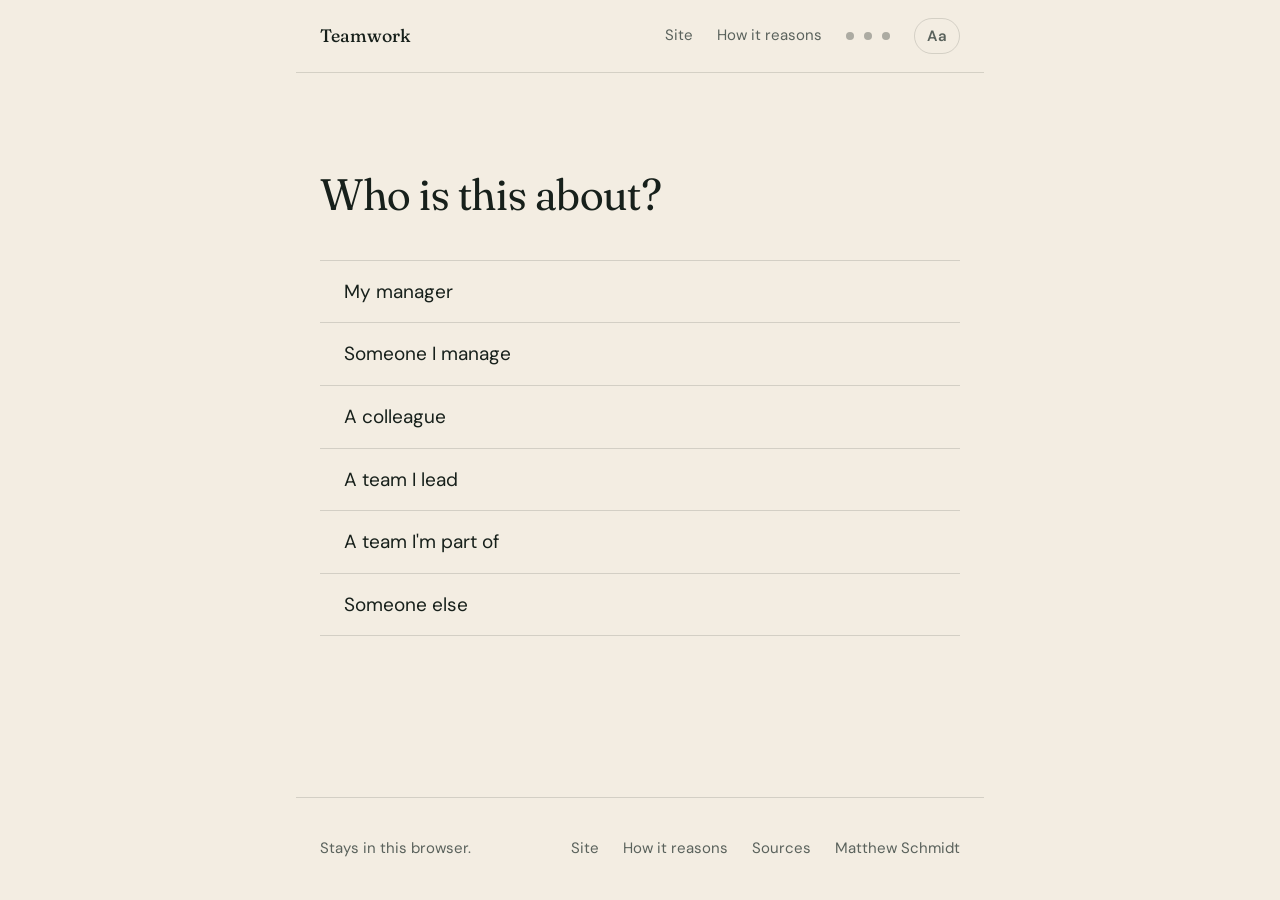
<file: index.html>
<!doctype html>
<html lang="en">
<head>
<meta charset="utf-8">
<meta name="viewport" content="width=device-width, initial-scale=1">
<title>Teamwork</title>
<meta name="description" content="Think through a difficult situation with someone at work. See what happened as separate from what you concluded, hold two explanations, leave with one step and one sentence to check later.">
<meta name="theme-color" content="#F3EDE2">
<meta name="color-scheme" content="light dark">
<link rel="icon" href="/favicon.svg" type="image/svg+xml">
<script>try{var a=JSON.parse(localStorage.getItem("teamwork.a11y")||"{}"),d=document.documentElement;d.setAttribute("data-size",String(a.size||2));["contrast","theme","leading","motion"].forEach(function(k){if(a[k])d.setAttribute("data-"+k,a[k]);});}catch(e){}</script>
<link rel="preconnect" href="https://fonts.googleapis.com">
<link rel="preconnect" href="https://fonts.gstatic.com" crossorigin>
<link rel="stylesheet" href="https://fonts.googleapis.com/css2?family=Fraunces:ital,opsz,wght,SOFT@0,9..144,300..600,0..100;1,9..144,300..600,0..100&family=DM+Sans:opsz,wght@9..40,400..600&display=swap">
<link rel="stylesheet" href="/css/teamwork.css">
<link rel="stylesheet" href="/css/a11y.css">
</head>
<body>
<a class="skip" href="#app">Skip to content</a>
<header class="top">
  <a class="mark" href="/app/" aria-label="Teamwork, start">Teamwork</a>
  <div class="top-right">
    <nav class="top-nav" aria-label="Teamwork"><a href="/">Site</a><a href="/docs/question-map.html">How it reasons</a></nav>
    <div class="wick" id="wick" aria-hidden="true"></div>
    <span id="a11yButton"></span>
  </div>
</header>
<main id="app" class="app" tabindex="-1"></main>
<p id="status" class="visually-hidden" role="status" aria-live="polite"></p>
<footer class="foot">
  <p id="privacy"></p>
  <nav aria-label="Footer"><a href="/">Site</a><a href="/docs/question-map.html">How it reasons</a><a href="/docs/source-map.html">Sources</a><a href="https://matthew-schmidt-production.up.railway.app/" rel="noopener">Matthew Schmidt</a></nav>
</footer>
<script type="module" src="/js/app.js"></script>
<script src="/js/a11y.js" defer></script>
</body>
</html>
</file>
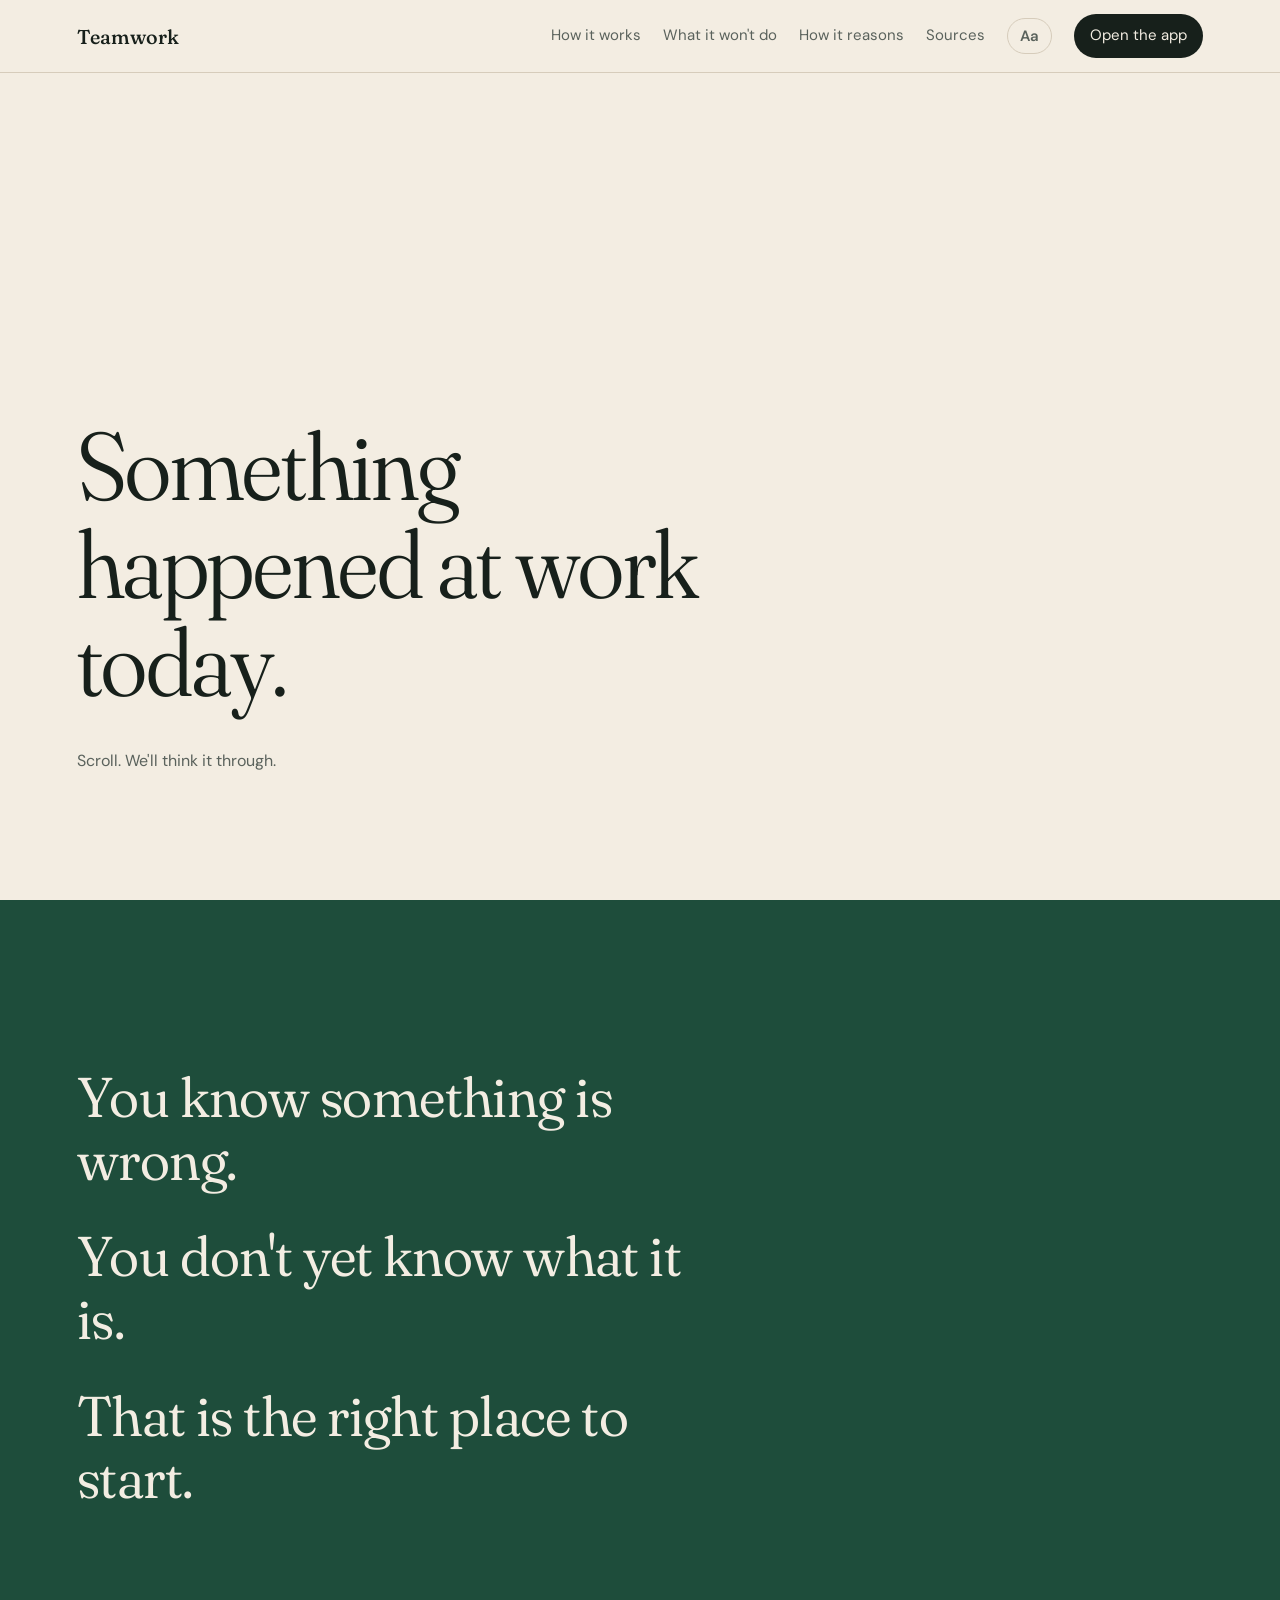
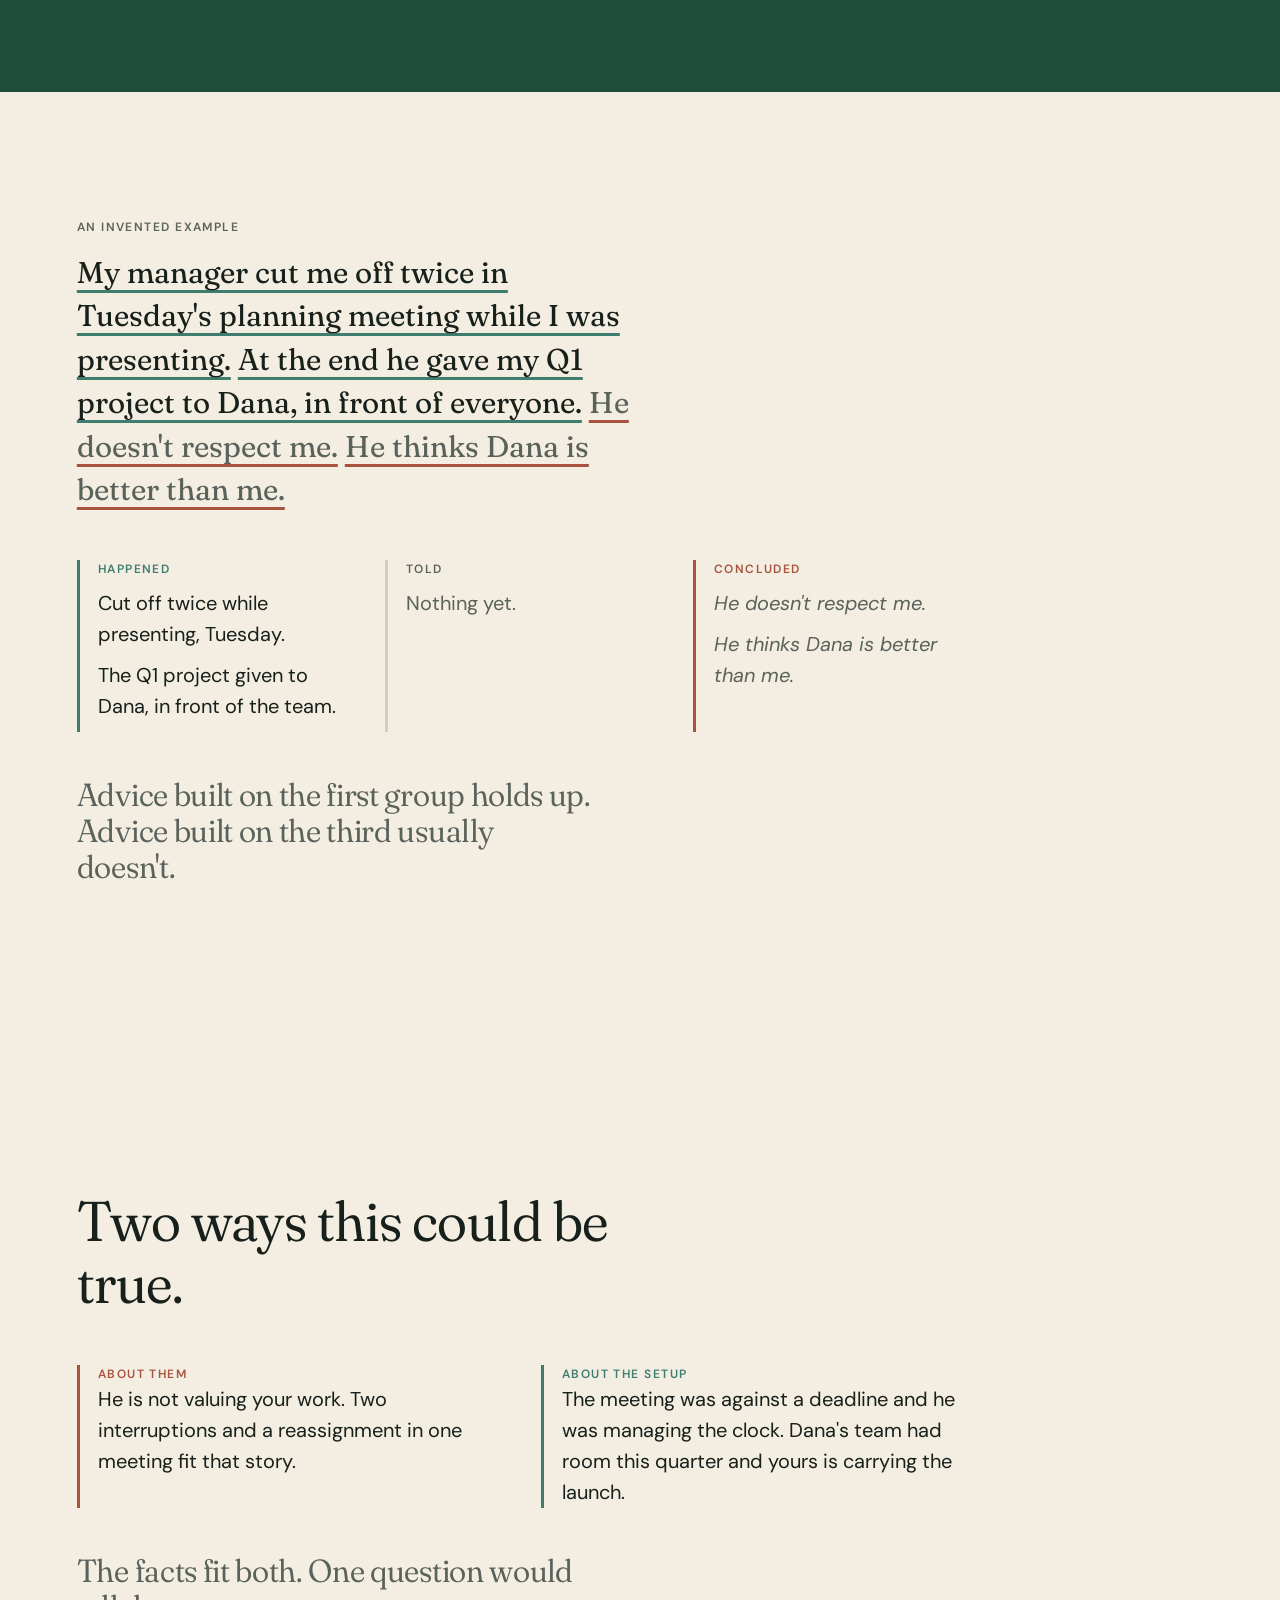
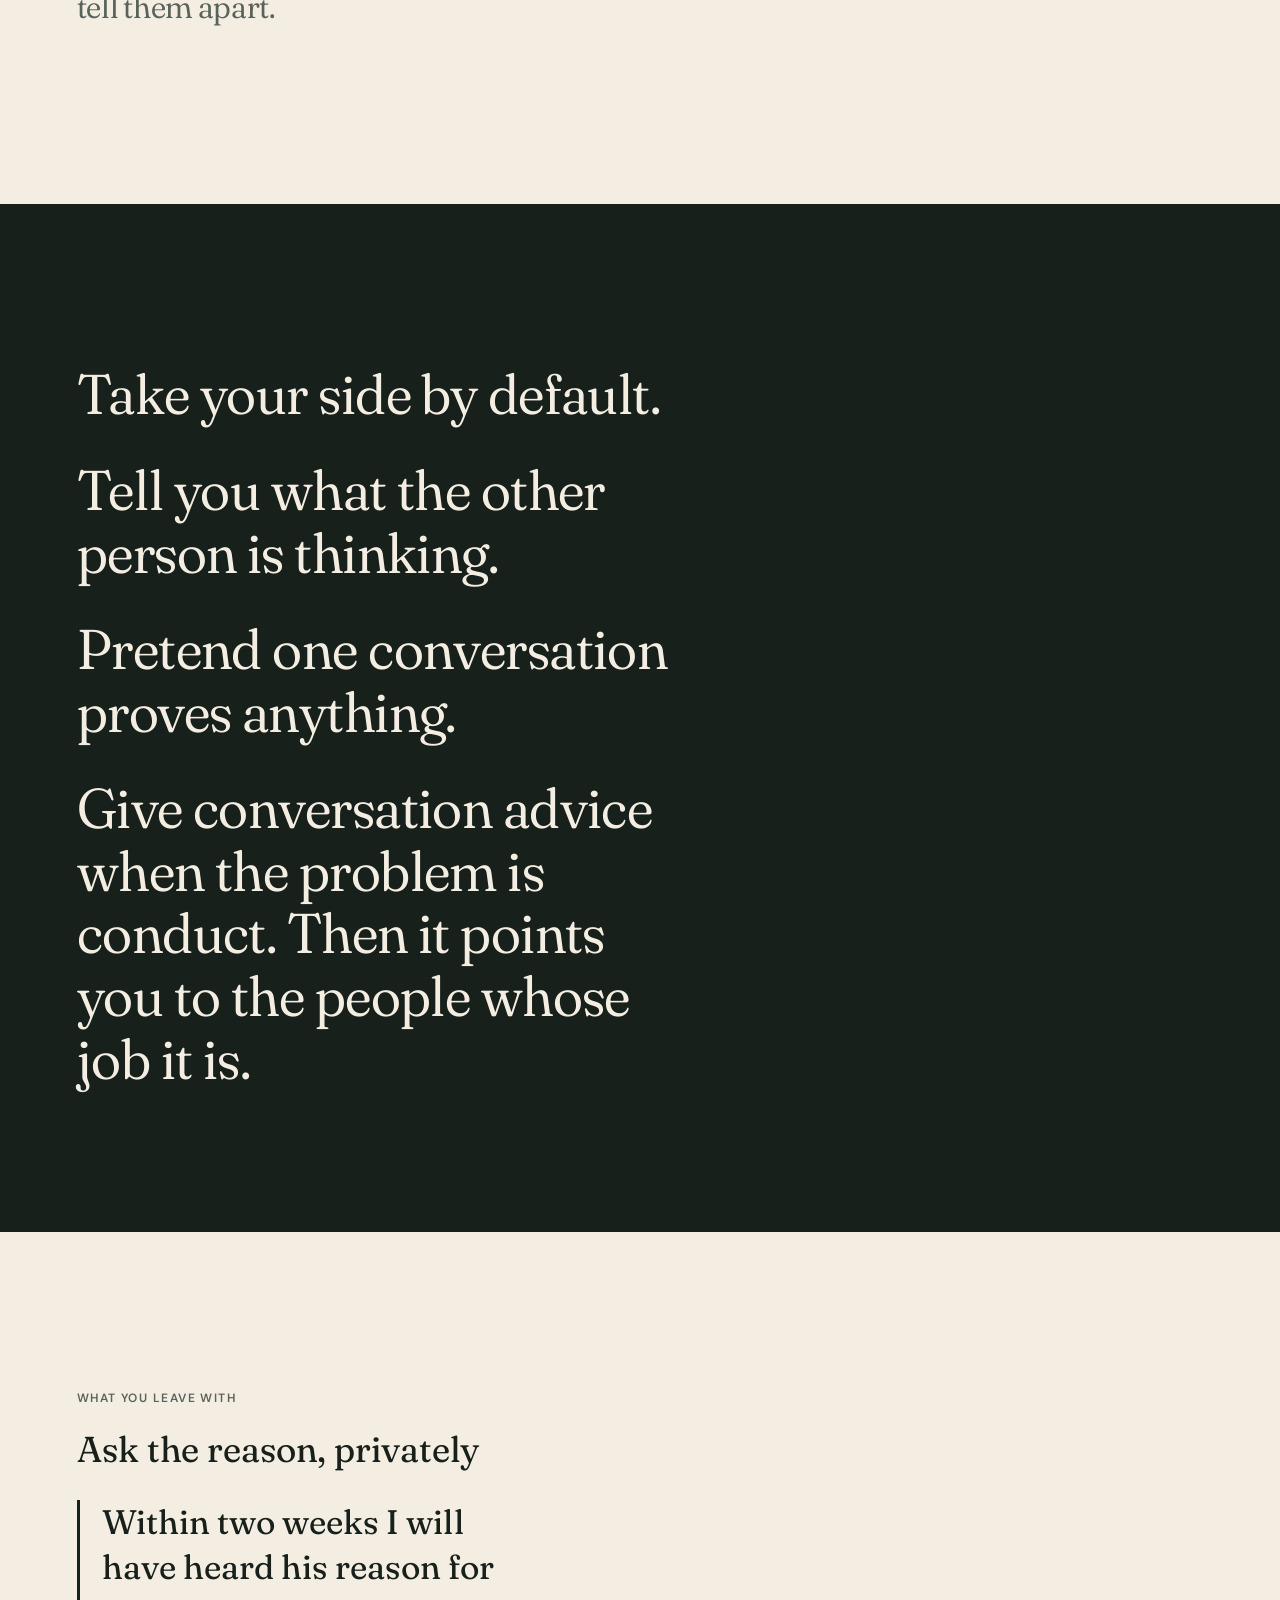
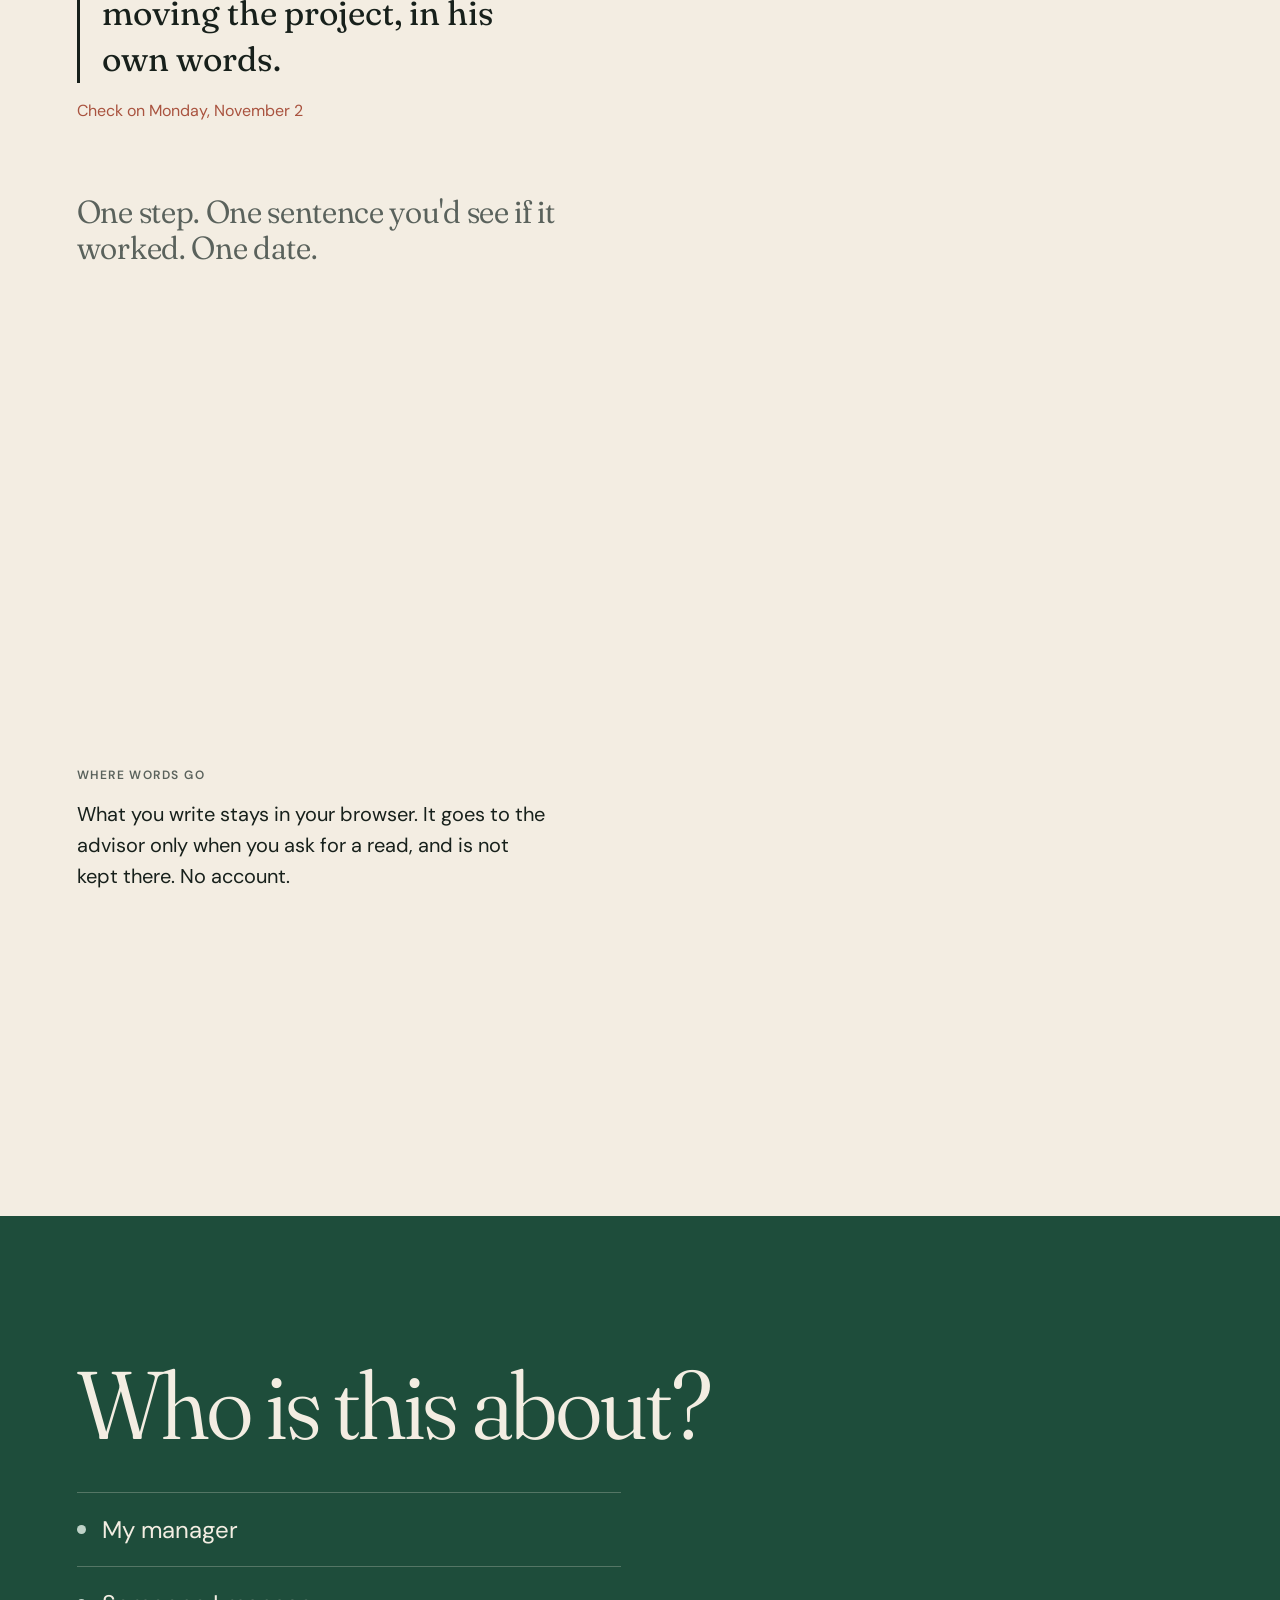
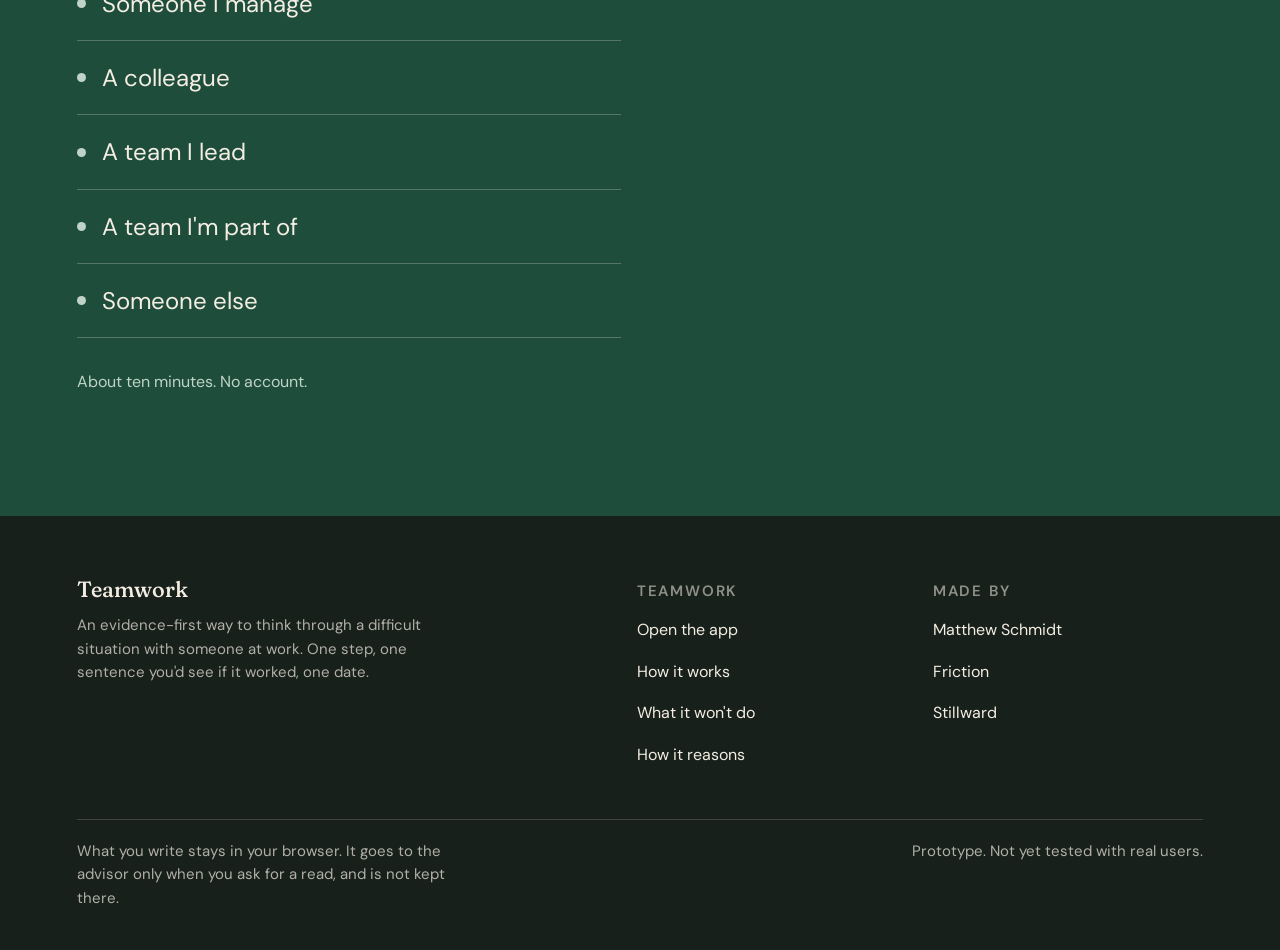
<file: site/index.html>
<!doctype html>
<html lang="en">
<head>
<meta charset="utf-8">
<meta name="viewport" content="width=device-width, initial-scale=1">
<title>Teamwork</title>
<meta name="description" content="Something happened at work today. Teamwork helps you see what happened as separate from what you concluded, hold two explanations, and leave with one step and one sentence to check later.">
<meta name="theme-color" content="#F3EDE2">
<meta name="color-scheme" content="light">
<link rel="canonical" href="https://teamwork-production-team.up.railway.app/">
<meta property="og:type" content="website">
<meta property="og:title" content="Teamwork">
<meta property="og:description" content="Think through a difficult situation with someone at work. One step, one sentence you'd see if it worked, one date.">
<meta property="og:site_name" content="Teamwork">
<meta name="twitter:card" content="summary">
<link rel="icon" href="/favicon.svg" type="image/svg+xml">
<link rel="preconnect" href="https://fonts.googleapis.com">
<link rel="preconnect" href="https://fonts.gstatic.com" crossorigin>
<link rel="stylesheet" href="https://fonts.googleapis.com/css2?family=Fraunces:ital,opsz,wght,SOFT@0,9..144,300..600,0..100;1,9..144,300..600,0..100&family=DM+Sans:opsz,wght@9..40,400..600&display=swap">
<script>try{var a=JSON.parse(localStorage.getItem("teamwork.a11y")||"{}"),d=document.documentElement;d.setAttribute("data-size",String(a.size||2));["contrast","theme","leading","motion"].forEach(function(k){if(a[k])d.setAttribute("data-"+k,a[k]);});}catch(e){}</script>
<link rel="stylesheet" href="/css/site.css">
<link rel="stylesheet" href="/css/a11y.css">
<script type="application/ld+json">
{"@context":"https://schema.org","@type":"WebApplication","name":"Teamwork","applicationCategory":"BusinessApplication","operatingSystem":"Web","description":"An evidence-first advisor for difficult situations with people at work.","offers":{"@type":"Offer","price":"0","priceCurrency":"USD"}}
</script>
</head>
<body>
<a class="skip" href="#start">Skip to the start</a>

<header class="top">
  <a class="mark" href="/">Teamwork</a>
  <nav class="nav" aria-label="Site">
    <a href="#sort">How it works</a>
    <a href="#wont">What it won't do</a>
    <a href="/docs/question-map.html">How it reasons</a>
    <a href="/docs/source-map.html">Sources</a>
    <span id="a11yButton"></span>
    <a class="open" href="/app/">Open the app</a>
  </nav>
</header>

<main>
  <section class="scene arrival" id="arrival">
    <h1 class="big reveal">Something happened at work today.</h1>
    <p class="quiet reveal">Scroll. We'll think it through.</p>
  </section>

  <section class="scene named band-green" aria-labelledby="named-1">
    <p class="line reveal" id="named-1">You know something is wrong.</p>
    <p class="line reveal">You don't yet know what it is.</p>
    <p class="line reveal">That is the right place to start.</p>
  </section>

  <section class="scene sort" id="sort" aria-labelledby="sort-label">
    <p class="label reveal" id="sort-label">An invented example</p>
    <p class="account reveal">
      <span class="s happened">My manager cut me off twice in Tuesday's planning meeting while I was presenting.</span>
      <span class="s happened">At the end he gave my Q1 project to Dana, in front of everyone.</span>
      <span class="s concluded">He doesn't respect me.</span>
      <span class="s concluded">He thinks Dana is better than me.</span>
    </p>
    <div class="blocks">
      <div class="block happened reveal">
        <p class="label sage">Happened</p>
        <p>Cut off twice while presenting, Tuesday.</p>
        <p>The Q1 project given to Dana, in front of the team.</p>
      </div>
      <div class="block told reveal">
        <p class="label">Told</p>
        <p class="muted">Nothing yet.</p>
      </div>
      <div class="block concluded reveal">
        <p class="label rose">Concluded</p>
        <p class="muted"><em>He doesn't respect me.</em></p>
        <p class="muted"><em>He thinks Dana is better than me.</em></p>
      </div>
    </div>
    <p class="line small reveal">Advice built on the first group holds up. Advice built on the third usually doesn't.</p>
  </section>

  <section class="scene two" aria-labelledby="two-title">
    <h2 class="line reveal" id="two-title">Two ways this could be true.</h2>
    <div class="panels">
      <div class="panel rose reveal">
        <p class="label rose">About them</p>
        <p>He is not valuing your work. Two interruptions and a reassignment in one meeting fit that story.</p>
      </div>
      <div class="panel sage reveal">
        <p class="label sage">About the setup</p>
        <p>The meeting was against a deadline and he was managing the clock. Dana's team had room this quarter and yours is carrying the launch.</p>
      </div>
    </div>
    <p class="line small reveal">The facts fit both. One question would tell them apart.</p>
  </section>

  <section class="scene wont band-ink" id="wont" aria-labelledby="wont-title">
    <h2 class="label reveal" id="wont-title">What it won't do</h2>
    <p class="line reveal">Take your side by default.</p>
    <p class="line reveal">Tell you what the other person is thinking.</p>
    <p class="line reveal">Pretend one conversation proves anything.</p>
    <p class="line reveal">Give conversation advice when the problem is conduct. Then it points you to the people whose job it is.</p>
  </section>

  <section class="scene leave" aria-labelledby="leave-title">
    <h2 class="label reveal" id="leave-title">What you leave with</h2>
    <p class="step reveal">Ask the reason, privately</p>
    <blockquote class="quote reveal"><p>Within two weeks I will have heard his reason for moving the project, in his own words.</p></blockquote>
    <p class="date reveal">Check on Monday, November 2</p>
    <p class="line small reveal">One step. One sentence you'd see if it worked. One date.</p>
  </section>

  <section class="scene words" aria-labelledby="words-title">
    <h2 class="label reveal" id="words-title">Where words go</h2>
    <p class="body reveal">What you write stays in your browser. It goes to the advisor only when you ask for a read, and is not kept there. No account.</p>
  </section>

  <section class="scene start band-green" id="start" aria-labelledby="start-title">
    <h2 class="big reveal" id="start-title">Who is this about?</h2>
    <ul class="rows reveal">
      <li><a class="row" href="/app/?who=manager">My manager</a></li>
      <li><a class="row" href="/app/?who=report">Someone I manage</a></li>
      <li><a class="row" href="/app/?who=colleague">A colleague</a></li>
      <li><a class="row" href="/app/?who=team_lead">A team I lead</a></li>
      <li><a class="row" href="/app/?who=team_member">A team I'm part of</a></li>
      <li><a class="row" href="/app/?who=other">Someone else</a></li>
    </ul>
    <p class="quiet reveal">About ten minutes. No account.</p>
  </section>
</main>

<footer class="foot">
  <div class="cols">
    <div>
      <a class="mark" href="/">Teamwork</a>
      <p>An evidence-first way to think through a difficult situation with someone at work. One step, one sentence you'd see if it worked, one date.</p>
    </div>
    <div>
      <p class="label">Teamwork</p>
      <ul>
        <li><a href="/app/">Open the app</a></li>
        <li><a href="#sort">How it works</a></li>
        <li><a href="#wont">What it won't do</a></li>
        <li><a href="/docs/question-map.html">How it reasons</a></li>
      </ul>
    </div>
    <div>
      <p class="label">Made by</p>
      <ul>
        <li><a href="https://matthew-schmidt-production.up.railway.app/" rel="noopener">Matthew Schmidt</a></li>
        <li><a href="https://friction-production.up.railway.app/" rel="noopener">Friction</a></li>
        <li><a href="https://stillward-production.up.railway.app/" rel="noopener">Stillward</a></li>
      </ul>
    </div>
  </div>
  <div class="fine">
    <p>What you write stays in your browser. It goes to the advisor only when you ask for a read, and is not kept there.</p>
    <p>Prototype. Not yet tested with real users.</p>
  </div>
</footer>
<script src="/js/site.js" defer></script>
<script src="/js/a11y.js" defer></script>
</body>
</html>
</file>
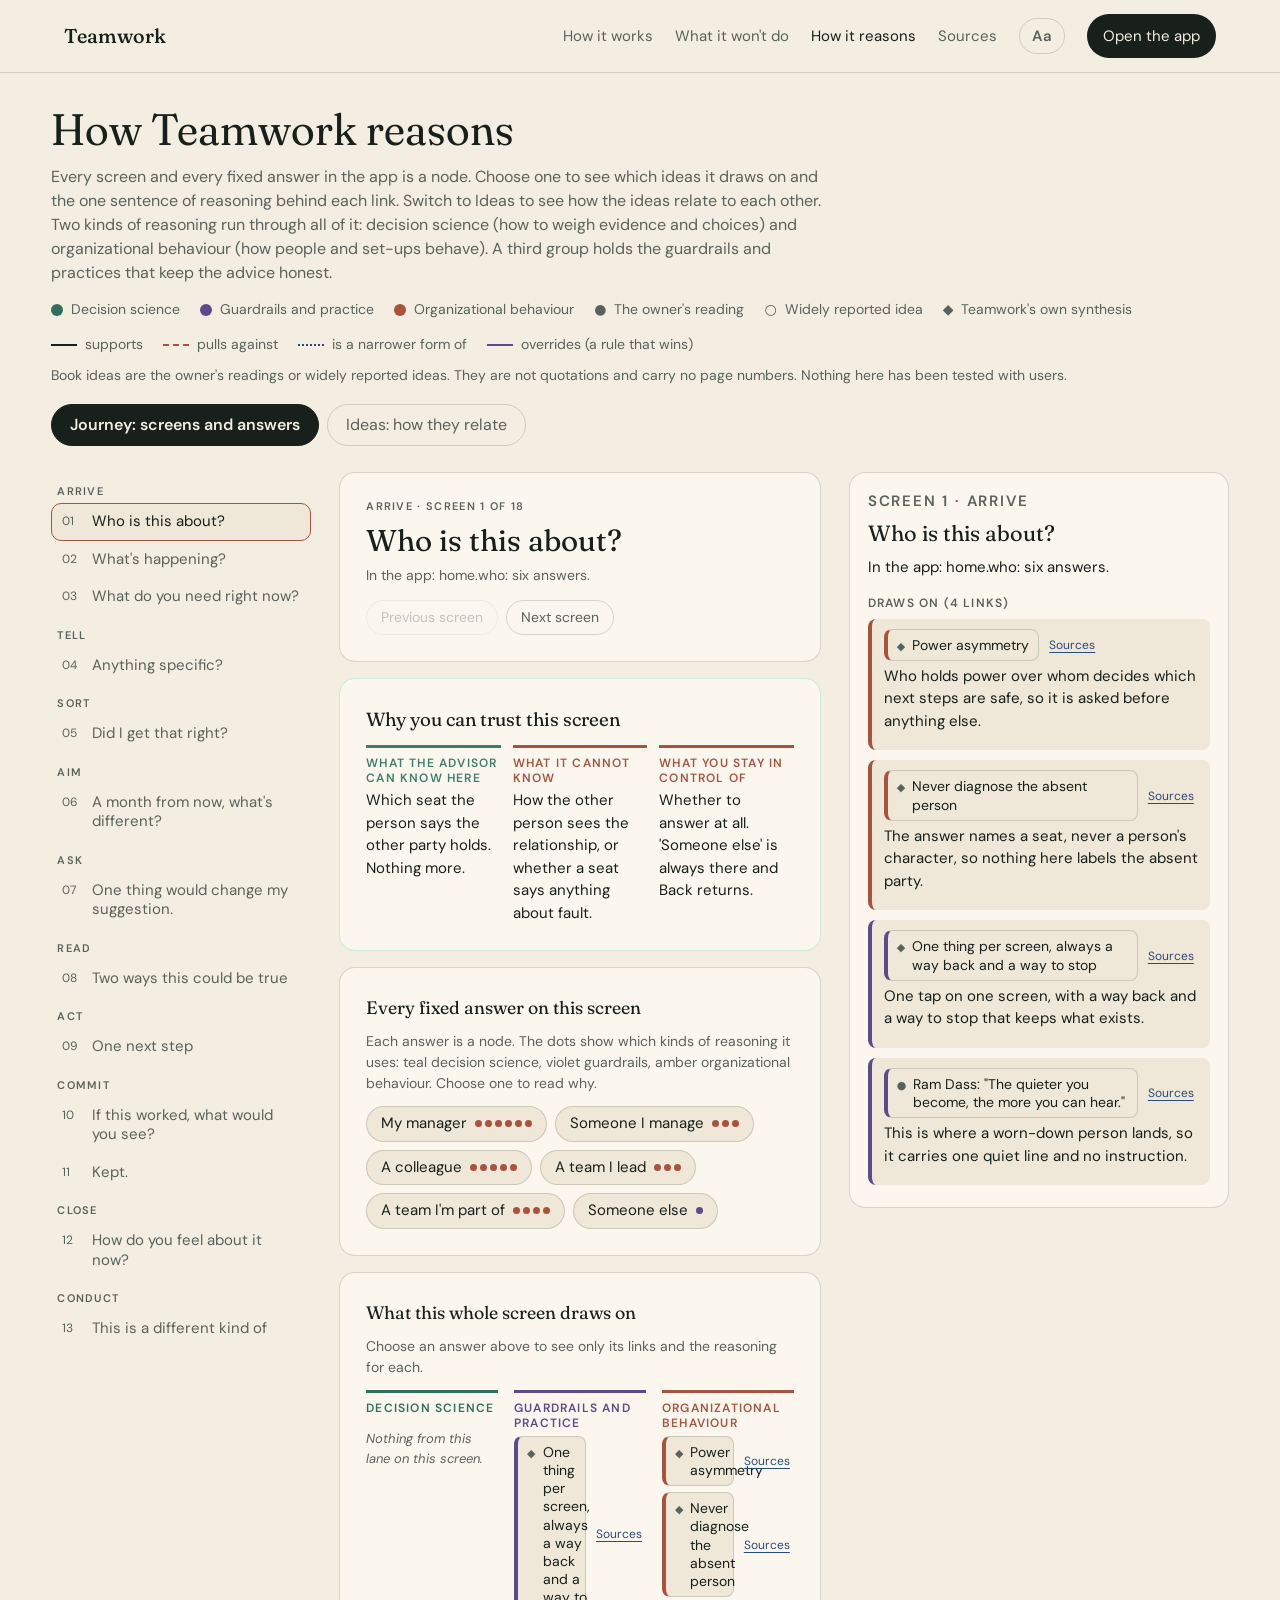
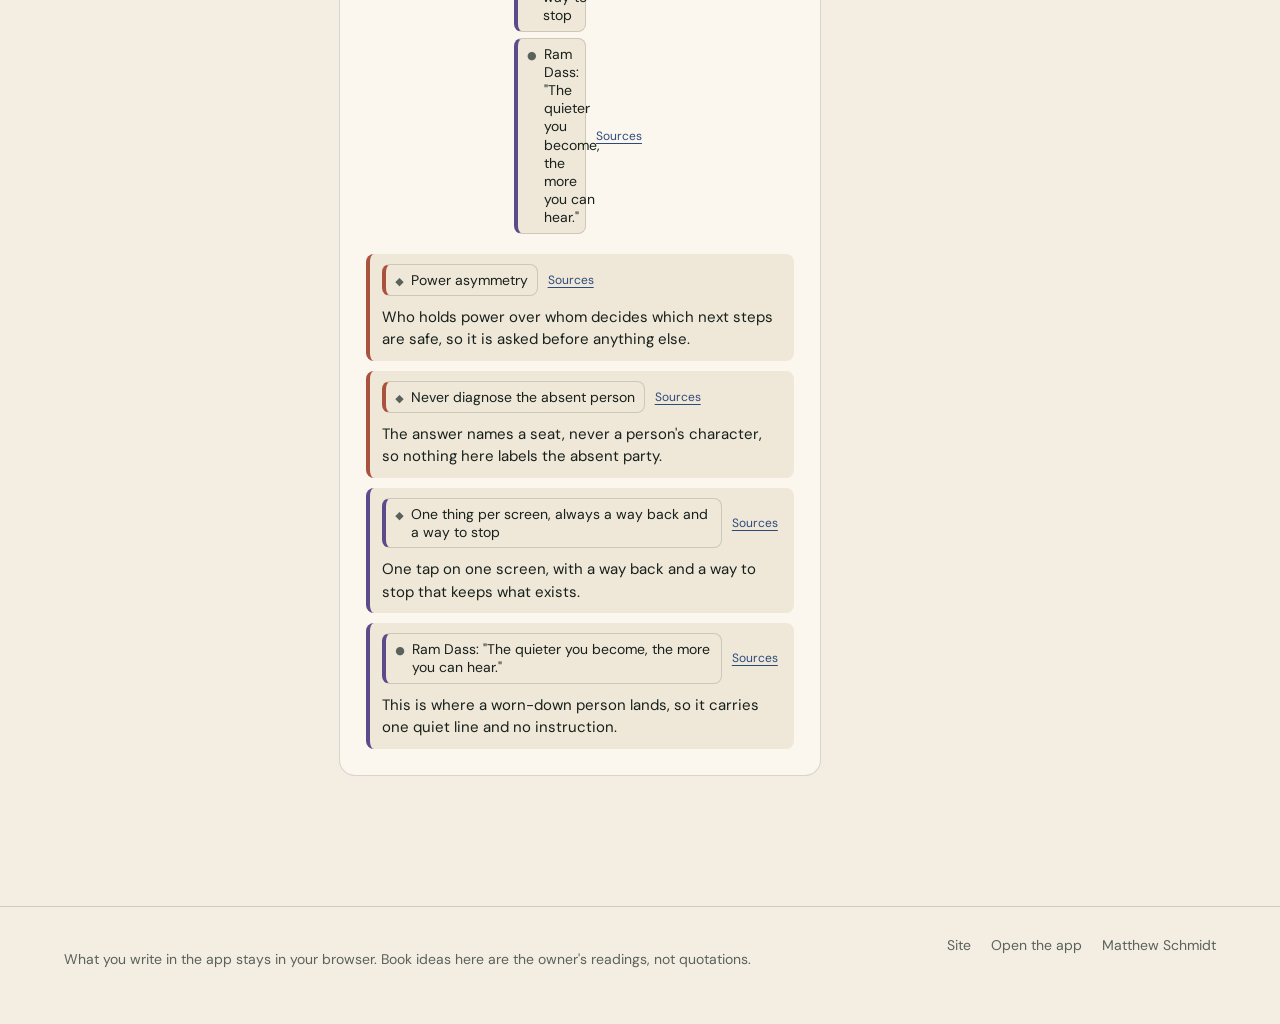
<file: docs/question-map.html>
<!doctype html>
<html lang="en">
<head>
<meta charset="utf-8">
<meta name="viewport" content="width=device-width, initial-scale=1">
<title>How Teamwork reasons</title>
<meta name="description" content="Every screen and every fixed answer in Teamwork, the ideas each one draws on, how those ideas relate, and what the advisor can and cannot know at each step.">
<!--
  Built page. The JSON block at the bottom is written by `python3 docs/build-map.py` from server/library.json
  (the server hides /server/, so the page cannot fetch it). Edit the markup, CSS and JS here; edit the data in
  library.json and re-run the script. No libraries, no network calls except the two Google fonts.
-->
<script>try{var a=JSON.parse(localStorage.getItem("teamwork.a11y")||"{}"),d=document.documentElement;d.setAttribute("data-size",String(a.size||2));["contrast","theme","leading","motion"].forEach(function(k){if(a[k])d.setAttribute("data-"+k,a[k]);});}catch(e){}</script>
<link rel="stylesheet" href="https://fonts.googleapis.com/css2?family=Fraunces:opsz,wght,SOFT@9..144,300..600,0..100&family=DM+Sans:opsz,wght@9..40,400..600&display=swap">
<link rel="stylesheet" href="/css/a11y.css">
<style>
  :root {
    --ground:#F3EDE2; --surface:#FBF7EF; --surface-2:#EFE7D8; --text:#17201B; --text-2:#5A625C; --hair:rgba(23,32,27,.16);
    --amber:#A9533F; --teal:#3F7D6E; --orchid:#A9533F; --violet:#5B4B8A; --blue:#2C4A7A;
    --ds:#2F6F5E; --ob:#A9533F; --sh:#5B4B8A; --ember:#A9533F; }
  :root[data-theme="night"] { --ground:#17201B; --surface:#1F2A24; --surface-2:#273329; --text:#F3EDE2; --text-2:#B3BDB6; --hair:rgba(243,237,226,.18); --amber:#E0876F; --teal:#7FC4B0; --orchid:#E0876F; --violet:#B9A8E6; --blue:#8FB8FF; --ds:#7FC4B0; --ob:#E0876F; --sh:#B9A8E6; --ember:#E0876F; }
  :root[data-contrast="high"] { --ground:#FFFFFF; --surface:#FFFFFF; --surface-2:#F0F0F0; --text:#000000; --text-2:#1F1F1F; --hair:rgba(0,0,0,.45); --ds:#0F5A49; --ob:#8E2A1E; --sh:#3D2E73; --amber:#8E2A1E; }
  :root[data-theme="night"][data-contrast="high"] { --ground:#000000; --surface:#000000; --surface-2:#141414; --text:#FFFFFF; --text-2:#E0E0E0; --hair:rgba(255,255,255,.45); --ds:#9FE3D1; --ob:#FFB09A; --sh:#D6CCFF; --amber:#FFB09A;
    --focus:#FFFFFF;
  }
  * { box-sizing:border-box; }
  .bar { position:sticky; top:0; z-index:5; display:flex; justify-content:space-between; align-items:center; gap:24px; padding:14px clamp(20px,5vw,80px); background:var(--ground); border-bottom:1px solid var(--hair); }
  .bar .mark { font:500 20px/1 "Fraunces",Georgia,serif; font-variation-settings:"opsz" 36,"SOFT" 50; color:var(--text); text-decoration:none; }
  .bar .nav { display:flex; align-items:center; gap:22px; }
  .bar .nav a { color:var(--text-2); text-decoration:none; font-size:15px; min-height:44px; display:inline-flex; align-items:center; }
  .bar .nav a:hover, .bar .nav a[aria-current="page"] { color:var(--text); }
  .bar .nav a.open { color:var(--ground); background:var(--text); padding:0 16px; border-radius:999px; }
  @media (max-width:44rem) { .bar .nav a:not(.open) { display:none; } }
  .site-foot { border-top:1px solid var(--hair); margin-top:40px; padding:28px clamp(20px,5vw,80px) 40px; display:flex; flex-wrap:wrap; justify-content:space-between; gap:12px 24px; color:var(--text-2); font-size:14px; }
  .site-foot nav { display:flex; gap:20px; } .site-foot a { color:var(--text-2); text-decoration:none; } .site-foot a:hover { color:var(--text); text-decoration:underline; text-underline-offset:4px; }
  html { scroll-behavior:smooth; }
  body { margin:0; background:var(--ground); color:var(--text); font:16px/1.5 "DM Sans",system-ui,sans-serif; -webkit-font-smoothing:antialiased; }
  button { font:inherit; color:inherit; cursor:pointer; text-align:left; }
  button:focus-visible, summary:focus-visible, input:focus-visible { outline:3px solid var(--focus); outline-offset:2px; }
  h1,h2,h3 { font-family:"Fraunces",Georgia,serif; font-variation-settings:"opsz" 36,"SOFT" 50; font-weight:400; margin:0; }
  .wrap { padding:0 clamp(16px,4vw,56px); }
  header.top { padding-top:32px; padding-bottom:6px; }
  h1 { font-size:clamp(28px,4vw,44px); line-height:1.1; font-variation-settings:"opsz" 72,"SOFT" 50; font-weight:380; margin-bottom:12px; }
  .lede { color:var(--text-2); max-width:70ch; margin:0 0 10px; }
  .key { display:flex; flex-wrap:wrap; gap:6px 20px; margin:14px 0 0; padding:0; list-style:none; font-size:14px; color:var(--text-2); }
  .key li { display:flex; align-items:center; gap:8px; }
  .sw { width:12px; height:12px; border-radius:50%; background:var(--c); flex:none; }
  .ln { width:26px; height:0; border-top:2px var(--ls) var(--c); flex:none; }
  .tabs { display:flex; gap:8px; margin:18px 0 0; flex-wrap:wrap; }
  .tab { background:transparent; border:1px solid var(--hair); border-radius:999px; padding:8px 18px; color:var(--text-2); }
  .tab[aria-pressed="true"] { background:var(--text); color:var(--ground); border-color:var(--text); font-weight:600; }

  .app { display:grid; grid-template-columns:1fr; gap:20px; padding-top:20px; padding-bottom:90px; align-items:start; }
  @media (min-width:1100px) { .app { grid-template-columns:260px minmax(0,1fr) 380px; gap:28px; } .app.ideas { grid-template-columns:minmax(0,1fr) 380px; } }

  /* step list */
  nav.steps details { border:1px solid var(--hair); border-radius:12px; background:var(--surface); }
  nav.steps summary { padding:12px 14px; cursor:pointer; list-style:none; }
  nav.steps summary::-webkit-details-marker { display:none; }
  nav.steps summary b { font-weight:600; }
  nav.steps .inner { padding:0 8px 10px; }
  @media (min-width:1100px) { nav.steps { position:sticky; top:16px; max-height:calc(100vh - 32px); overflow:auto; } nav.steps summary { display:none; } nav.steps details { border:0; background:transparent; } nav.steps .inner { padding:0; } }
  .ph { font:600 11px/1 "DM Sans",sans-serif; letter-spacing:.12em; text-transform:uppercase; color:var(--text-2); margin:14px 6px 6px; }
  .sbtn { display:flex; gap:10px; width:100%; background:transparent; border:1px solid transparent; border-radius:10px; padding:8px 10px; color:var(--text-2); font-size:15px; line-height:1.3; }
  .sbtn:hover { background:var(--surface); color:var(--text); }
  .sbtn[aria-current="true"] { background:var(--surface-2); border-color:var(--amber); color:var(--text); }
  .sbtn .n { font-size:12px; color:var(--text-2); min-width:20px; padding-top:2px; }

  /* step card */
  .card { background:var(--surface); border:1px solid var(--hair); border-radius:16px; padding:clamp(16px,3vw,26px); }
  .card + .card, .block { margin-top:16px; }
  .eyebrow { font:600 11px/1.4 "DM Sans",sans-serif; letter-spacing:.12em; text-transform:uppercase; color:var(--text-2); margin:0 0 8px; }
  .card h2 { font-size:clamp(22px,3vw,30px); line-height:1.2; margin-bottom:6px; }
  .app-text { color:var(--text-2); font-size:14px; margin:0; }
  .pn { display:flex; gap:8px; margin-top:14px; }
  .pn button { border:1px solid var(--hair); background:transparent; border-radius:999px; padding:6px 14px; font-size:14px; color:var(--text-2); }
  .pn button:disabled { opacity:.35; cursor:default; }
  .trust { border-color:rgba(111,211,192,.35); }
  .trust h3 { font-size:19px; margin-bottom:12px; }
  .tgrid { display:grid; gap:12px; grid-template-columns:1fr; }
  @media (min-width:700px) { .tgrid { grid-template-columns:repeat(3,1fr); } }
  .tcell { border-top:3px solid var(--c); padding-top:8px; }
  .tcell h4 { margin:0 0 4px; font:600 12px/1.2 "DM Sans",sans-serif; letter-spacing:.1em; text-transform:uppercase; color:var(--c); }
  .tcell p { margin:0; font-size:15px; }
  .h3s { font-size:18px; margin:0 0 10px; }

  .opts { display:flex; flex-wrap:wrap; gap:8px; margin:0; padding:0; list-style:none; }
  .opt { display:flex; align-items:center; gap:8px; background:var(--surface-2); border:1px solid var(--hair); border-radius:999px; padding:7px 14px; font-size:15px; line-height:1.3; }
  .opt:hover { border-color:var(--text-2); }
  .opt[aria-pressed="true"] { border-color:var(--amber); background:#E6DCC8; }
  .dots { display:inline-flex; gap:3px; flex:none; }
  .dot { width:7px; height:7px; border-radius:50%; background:var(--c); }
  .hint { color:var(--text-2); font-size:14px; margin:0 0 12px; }

  /* lanes */
  .lanes { display:grid; gap:14px; grid-template-columns:1fr; position:relative; }
  @media (min-width:760px) { .lanes { grid-template-columns:repeat(3,1fr); gap:16px; } }
  .lanes.wide { gap:56px; }
  .lane { border-top:3px solid var(--c); padding-top:8px; min-width:0; }
  .lane > h3, .lane > summary { font:600 12px/1.3 "DM Sans",sans-serif; letter-spacing:.1em; text-transform:uppercase; color:var(--c); margin:0 0 4px; }
  .lane .sub { color:var(--text-2); font-size:13px; margin:0 0 8px; }
  .lane .none { color:var(--text-2); font-size:13px; font-style:italic; }
  .kind { font-size:11px; letter-spacing:.08em; text-transform:uppercase; color:var(--text-2); margin:10px 0 4px; }
  .chip { display:flex; align-items:flex-start; gap:7px; width:100%; margin:0 0 6px; background:var(--surface-2); border:1px solid var(--hair); border-left:4px solid var(--c); border-radius:8px; padding:6px 9px; font-size:14px; line-height:1.3; }
  .chip:hover { border-color:var(--c); }
  .chip.on { background:#E6DCC8; border-color:var(--text); }
  .chip.rel { background:#26305c; }
  .chip.dim { opacity:.3; } .cw:has(.chip.dim) .srcl { opacity:.3; }
  .chip .g { flex:none; font-size:11px; padding-top:3px; color:var(--text-2); }
  .chip.sel { outline:2px solid var(--amber); outline-offset:1px; }
  .cw { display:flex; align-items:center; gap:6px; margin:0 0 6px; }
  .cw .chip { margin:0; flex:1 1 auto; width:auto; min-width:0; }
  .reason .cw, .rels .cw { display:inline-flex; margin:0 0 4px; }
  .reason .cw .chip, .rels .cw .chip { flex:0 1 auto; }
  .srcl { flex:none; font-size:12px; line-height:1; color:var(--blue); text-decoration:underline; text-underline-offset:3px; padding:8px 4px; border-radius:6px; }
  .srcl:hover { color:var(--text); }
  .srcl:focus-visible { outline:3px solid var(--focus, var(--amber)); outline-offset:2px; }
  #detail .srcline { margin:0 0 8px; }
  #detail .srcline a { color:var(--blue); font-size:14px; }
  svg.edges { position:absolute; left:0; top:0; width:100%; height:100%; pointer-events:none; overflow:visible; }
  svg.edges path { fill:none; stroke-width:1.6; }
  .lane-ds { --c:var(--ds); } .lane-ob { --c:var(--ob); } .lane-sh { --c:var(--sh); }

  /* reasoning cards */
  .reason { display:grid; gap:10px; margin:0; padding:0; list-style:none; }
  .reason li { background:var(--surface-2); border-left:4px solid var(--c); border-radius:8px; padding:10px 12px; }
  .reason .why { margin:6px 0 0; font-size:15px; }
  .reason .chip { margin:0; width:auto; display:inline-flex; background:transparent; }

  /* ideas controls */
  .controls { display:flex; flex-wrap:wrap; gap:8px 16px; align-items:center; margin:0 0 14px; }
  .kb { display:inline-flex; align-items:center; gap:8px; border:1px solid var(--hair); background:transparent; border-radius:999px; padding:6px 12px; font-size:14px; color:var(--text-2); }
  .kb[aria-pressed="true"] { color:var(--text); border-color:var(--text); }
  .kb .ln { width:22px; }
  .sw-all { display:inline-flex; gap:8px; align-items:center; font-size:14px; color:var(--text-2); }

  /* detail */
  aside#detail { background:var(--surface); border:1px solid var(--hair); border-radius:16px; padding:18px 18px 22px; }
  @media (min-width:1100px) { aside#detail { position:sticky; top:16px; max-height:calc(100vh - 32px); overflow:auto; } #closeDetail { display:none; } }
  @media (max-width:1099px) {
    aside#detail { position:fixed; left:0; right:0; bottom:0; z-index:10; max-height:56vh; overflow:auto; border-radius:16px 16px 0 0; border-bottom:0; box-shadow:0 -10px 30px rgba(0,0,0,.5); transform:translateY(105%); transition:transform .2s; visibility:hidden; }
    aside#detail.open { transform:none; visibility:visible; }
    body.sheet { padding-bottom:50vh; }
  }
  @media (prefers-reduced-motion:reduce) { aside#detail { transition:none; } html { scroll-behavior:auto; } }
  #detail h2 { font-size:22px; line-height:1.25; margin:2px 0 8px; }
  #detail h3 { font:600 12px/1.2 "DM Sans",sans-serif; letter-spacing:.1em; text-transform:uppercase; color:var(--text-2); margin:18px 0 8px; }
  #detail p { margin:0 0 8px; font-size:15px; }
  #detail .empty { color:var(--text-2); }
  .badge { display:inline-flex; align-items:center; gap:6px; font-size:13px; border:1px solid var(--hair); border-radius:999px; padding:2px 10px; margin:0 6px 6px 0; color:var(--text-2); }
  .badge.lane { color:var(--c); border-color:var(--c); }
  #closeDetail { float:right; background:transparent; border:1px solid var(--hair); border-radius:999px; padding:4px 12px; font-size:14px; color:var(--text-2); }
  .rels { margin:0; padding:0; list-style:none; display:grid; gap:8px; }
  .rels li { border-left:3px var(--ls) var(--kc); padding-left:10px; }
  .rels .rt { font-size:13px; color:var(--kc); margin:0 0 2px; font-weight:600; }
  .rels .chip { width:auto; display:inline-flex; margin:0 0 4px; }
  .rels p { font-size:14px; }
  .k-supports { --kc:var(--text); --ls:solid; } .k-tension { --kc:var(--orchid); --ls:dashed; } .k-specializes { --kc:var(--blue); --ls:dotted; } .k-override { --kc:var(--violet); --ls:solid; }
  .linkbtn { background:none; border:0; padding:0; color:var(--blue); text-decoration:underline; font-size:14px; }
  .tags { display:flex; flex-wrap:wrap; gap:6px; }
  .quote { font-family:"Fraunces",Georgia,serif; font-style:italic; }
  .sr { position:absolute; width:1px; height:1px; overflow:hidden; clip:rect(0 0 0 0); white-space:nowrap; }
  [hidden] { display:none !important; }
</style>
</head>
<body>
<header class="bar">
  <a class="mark" href="/">Teamwork</a>
  <nav class="nav" aria-label="Site">
    <a href="/#sort">How it works</a>
    <a href="/#wont">What it won't do</a>
    <a href="/docs/question-map.html" aria-current="page">How it reasons</a>
    <a href="/docs/source-map.html">Sources</a>
    <span id="a11yButton"></span>
    <a class="open" href="/app/">Open the app</a>
  </nav>
</header>
<header class="top wrap">
  <h1>How Teamwork reasons</h1>
  <p class="lede">Every screen and every fixed answer in the app is a node. Choose one to see which ideas it draws on and the one sentence of reasoning behind each link. Switch to Ideas to see how the ideas relate to each other. Two kinds of reasoning run through all of it: decision science (how to weigh evidence and choices) and organizational behaviour (how people and set-ups behave). A third group holds the guardrails and practices that keep the advice honest.</p>
  <ul class="key" aria-label="Key">
    <li><span class="sw" style="--c:var(--ds)"></span>Decision science</li>
    <li><span class="sw" style="--c:var(--sh)"></span>Guardrails and practice</li>
    <li><span class="sw" style="--c:var(--ob)"></span>Organizational behaviour</li>
    <li><span aria-hidden="true">●</span> The owner's reading</li>
    <li><span aria-hidden="true">○</span> Widely reported idea</li>
    <li><span aria-hidden="true">◆</span> Teamwork's own synthesis</li>
  </ul>
  <ul class="key" aria-label="Relationship key">
    <li><span class="ln" style="--c:var(--text);--ls:solid"></span>supports</li>
    <li><span class="ln" style="--c:var(--orchid);--ls:dashed"></span>pulls against</li>
    <li><span class="ln" style="--c:var(--blue);--ls:dotted"></span>is a narrower form of</li>
    <li><span class="ln" style="--c:var(--violet);--ls:solid"></span>overrides (a rule that wins)</li>
  </ul>
  <p class="hint" style="margin-top:10px">Book ideas are the owner's readings or widely reported ideas. They are not quotations and carry no page numbers. Nothing here has been tested with users.</p>
  <div class="tabs" role="group" aria-label="View">
    <button class="tab" id="tabJourney" aria-pressed="true">Journey: screens and answers</button>
    <button class="tab" id="tabIdeas" aria-pressed="false">Ideas: how they relate</button>
  </div>
</header>

<main class="app wrap" id="app">
  <nav class="steps" id="stepsNav" aria-label="Screens"><details id="stepsDetails" open><summary><span id="stepsSummary"></span></summary><div class="inner" id="stepList" data-roving></div></details></nav>
  <section id="center" aria-label="Map"></section>
  <aside id="detail" aria-live="polite" aria-label="Details"></aside>
</main>

<!--DATA:START--><script type="application/json" id="data">{"version":2,"principles":[{"id":"force.awareness","kind":"force","label":"Awareness","lane":"organizational_behaviour","status":"owner_reading","source":"Matthew Schmidt site, Path to Agency card","summary":"See your own part. Before solving the problem, examine your own role in creating or maintaining it.","ask":"What might I be contributing that I can't currently see?","used":true},{"id":"force.trust","kind":"force","label":"Trust","lane":"organizational_behaviour","status":"owner_reading","source":"Matthew Schmidt site, Path to Agency card","summary":"Create the conditions for people to do their best work. Reward candor, especially when the information is uncomfortable.","ask":"What truth are people least likely to tell me?","used":true},{"id":"force.conditions","kind":"force","label":"Conditions","lane":"organizational_behaviour","status":"owner_reading","source":"Matthew Schmidt site, Path to Agency card","summary":"Design the environment, not just the behavior. Change the environment that produces the behavior.","ask":"What are our current conditions making almost inevitable?","used":true},{"id":"force.value","kind":"force","label":"Value","lane":"organizational_behaviour","status":"owner_reading","source":"Matthew Schmidt site, Path to Agency card","summary":"Know what actually creates value. Trace work all the way to the customer or business outcome.","ask":"If we stopped doing this, who would actually lose value?","used":false},{"id":"force.incentives","kind":"force","label":"Incentives","lane":"organizational_behaviour","status":"owner_reading","source":"Matthew Schmidt site, Path to Agency card","summary":"Look at what the system actually rewards. Examine what gets rewarded, promoted, measured, celebrated, and tolerated.","ask":"What behavior are we unintentionally paying people to produce?","used":true},{"id":"force.leverage","kind":"force","label":"Leverage","lane":"organizational_behaviour","status":"owner_reading","source":"Matthew Schmidt site, Path to Agency card","summary":"Find where effort multiplies. Find the point where changing one thing changes many things.","ask":"Where would one hour of attention create the greatest downstream impact?","used":true},{"id":"loop.activity","kind":"loop","label":"The Activity Loop","lane":"decision_science","status":"owner_reading","source":"Matthew Schmidt site, The Blind Spot","summary":"Activity can look like progress yet results remain unchanged.","used":true},{"id":"loop.learning","kind":"loop","label":"The Learning Loop","lane":"decision_science","status":"owner_reading","source":"Matthew Schmidt site, The Blind Spot","summary":"Each cycle builds on the last, turning better decisions into better results over time.","used":true},{"id":"lens.business","kind":"lens","label":"Business lens: Create Value","lane":"organizational_behaviour","status":"owner_reading","source":"Matthew Schmidt site, The Three Lenses","summary":"Blind spot: Optimizing individual results without understanding how they contribute to the whole.","used":true},{"id":"lens.system","kind":"lens","label":"System lens: Create Leverage","lane":"organizational_behaviour","status":"owner_reading","source":"Matthew Schmidt site, The Three Lenses","summary":"Blind spot: Expecting better results from people while leaving the conditions that shape their work unchanged.","used":true},{"id":"lens.people","kind":"lens","label":"People lens: Create Capability","lane":"organizational_behaviour","status":"owner_reading","source":"Matthew Schmidt site, The Three Lenses","summary":"Blind spot: Expecting people to compensate indefinitely for systems that make good performance difficult.","used":true},{"id":"lens.leadership","kind":"lens","label":"Leadership (Business + People)","lane":"organizational_behaviour","status":"owner_reading","source":"Matthew Schmidt site, The Three Lenses","summary":"A clear direction only matters when it changes what the organization does.","used":false},{"id":"lens.capability","kind":"lens","label":"Capability (System + People)","lane":"organizational_behaviour","status":"owner_reading","source":"Matthew Schmidt site, The Three Lenses","summary":"Potential becomes performance when people have the conditions to apply what they know.","used":false},{"id":"lens.scale","kind":"lens","label":"Scale (Business + System)","lane":"organizational_behaviour","status":"owner_reading","source":"Matthew Schmidt site, The Three Lenses","summary":"Growth becomes sustainable when the organization can reproduce results without reproducing the same problems.","used":false},{"id":"lens.multiplier","kind":"lens","label":"Multiplier (Business + System + People)","lane":"organizational_behaviour","status":"owner_reading","source":"Matthew Schmidt site, The Three Lenses","summary":"The whole is greater when the parts work together.","used":true},{"id":"path.knowledge","kind":"path","label":"Knowledge","lane":"shared","status":"owner_reading","source":"Matthew Schmidt site, The Path to Agency","summary":"What happened, what was told, what was concluded: sorted and checked with the person.","used":true},{"id":"path.understanding","kind":"path","label":"Understanding","lane":"shared","status":"owner_reading","source":"Matthew Schmidt site, The Path to Agency","summary":"Two or three readings held open, including one about the setup, with the fact that would tell them apart.","used":true},{"id":"path.judgment","kind":"path","label":"Judgment","lane":"shared","status":"owner_reading","source":"Matthew Schmidt site, The Path to Agency","summary":"One next step with its assumption, its risk and an alternative, chosen by the person.","used":true},{"id":"path.agency","kind":"path","label":"Agency","lane":"shared","status":"owner_reading","source":"Matthew Schmidt site, The Path to Agency","summary":"The person acts, writes what they expect, and later compares it with what happened.","used":true},{"id":"book.hgw","kind":"book","label":"How Google Works","lane":"organizational_behaviour","status":"owner_reading","source":"Matthew Schmidt site, Reading (owner's takeaway, not a quotation)","summary":"Culture is an operating system. Conditions vocabulary for the setup explanation: context over control, transparency, decision rights.","used":true},{"id":"book.ccl","kind":"book","label":"The 15 Commitments of Conscious Leadership","lane":"organizational_behaviour","status":"owner_reading","source":"Matthew Schmidt site, Reading (owner's takeaway, not a quotation)","summary":"Self-awareness is a professional skill. The stance behind the self question: curiosity over being right, responsibility without blame. Separating fact from story is a practice in this book as widely reported.","used":true},{"id":"book.tdc","kind":"book","label":"Trillion Dollar Coach","lane":"organizational_behaviour","status":"owner_reading","source":"Matthew Schmidt site, Reading (owner's takeaway, not a quotation)","summary":"Your job is to make the people around you better. Relational moves: honest feedback early, asked before told, trust and challenge together. Governs the step when the person manages the other party.","used":true},{"id":"book.ceo","kind":"book","label":"What the CEO Wants You to Know","lane":"organizational_behaviour","status":"owner_reading","source":"Matthew Schmidt site, Reading (owner's takeaway, not a quotation)","summary":"Understand the business underneath the job. The business reading: the other person may be reacting to a number you cannot see.","used":true},{"id":"book.pca","kind":"book","label":"Poor Charlie's Almanack","lane":"organizational_behaviour","status":"owner_reading","source":"Matthew Schmidt site, Reading (owner's takeaway, not a quotation)","summary":"Think in models, not formulas. The reason the advisor never settles on one story: more than one model, incentives first, inversion, and the first-conclusion tendency.","used":true},{"id":"book.hom","kind":"book","label":"High Output Management","lane":"organizational_behaviour","status":"owner_reading","source":"Matthew Schmidt site, Reading (owner's takeaway, not a quotation)","summary":"Build systems, not heroics. Output over activity, clear expectations, useful metrics; a process problem often wears a person's face.","used":true},{"id":"book.fdt","kind":"book","label":"The Five Dysfunctions of a Team","lane":"organizational_behaviour","status":"widely_reported","source":"Widely reported idea only. No owner material.","summary":"As widely reported: absence of trust, fear of conflict, lack of commitment, avoidance of accountability and inattention to results, each resting on the one before. This book is not in the owner's Reading section and no owner takeaway exists.","thin":true,"used":true},{"id":"alg.bayes","kind":"algorithm","label":"Bayesian updating","lane":"decision_science","status":"owner_reading","source":"Decision OS, bayesUpdate(prior, evidence)","summary":"Start from the base rate. Let each clue move you by how much likelier it is if you are right than if you are wrong. Strong clues move you a lot, cheap talk a little. Nothing moves you to certainty.","applies_when":"Someone has a belief about another person or a situation and gets a new fact: a reply, a missed meeting, a kind word. The question is how far that fact should move them.","misleads_when":"Reps under-move on good evidence and over-move on the last thing they heard. At work: one cold email or one warm hallway comment is read as the whole story.","used":true},{"id":"alg.voi","kind":"algorithm","label":"Value of information","lane":"decision_science","status":"owner_reading","source":"Decision OS, valueOfInformation(causes, actions, diagnostics, leaning)","summary":"Before any check, ask which result would make you do something different, and what that is worth. If no result would, skip the check. A check is valued against the action you are already leaning towards.","applies_when":"Deciding whether to ask the one question, wait, or gather more before acting.","misleads_when":"Checks that only confirm what you would do anyway still cost something. The mirror trap: acting without the one cheap check whose answer would flip the move.","used":true},{"id":"alg.ev","kind":"algorithm","label":"Expected value","lane":"decision_science","status":"owner_reading","source":"Decision OS, expectedValue({p, value, cost})","summary":"Chance times prize, minus the cost of chasing it. Rank options by that number, not by the size of the prize.","applies_when":"Choosing between a large unlikely win and a modest likely one, for example escalating a long shot against fixing a smaller thing that will probably work.","misleads_when":"Big equals important. A likely small win can be worth about twice an unlikely big one. The cost of your own time is part of the cost.","used":true},{"id":"alg.tree","kind":"algorithm","label":"Decision tree","lane":"decision_science","status":"owner_reading","source":"Decision OS, evaluateTree(node, payoffs)","summary":"Lay out the branches, weigh each by its odds, roll the value back to today. Then compare that with what pursuing costs. The branch that carries most of the value is the fact to verify first.","applies_when":"A choice that depends on one unknown, such as whether the other person has the information or the authority.","misleads_when":"Precision is less important than order of magnitude, and the tree tells you which uncertainty matters most. Drawing it carefully for a minor uncertainty is wasted care.","used":true},{"id":"alg.utility","kind":"algorithm","label":"Utility and trade-offs","lane":"decision_science","status":"owner_reading","source":"Decision OS, utilityRank(options, weights)","summary":"State what you are optimizing for before you compare options. The best option is the best option for a stated objective. When two people disagree on the answer, check whether they disagree on the weights.","applies_when":"Two people want different things from the same decision: speed against care, results against rest, the standard against the exception.","misleads_when":"Arguing the options when the real disagreement is the objective. Also: an option that loses on every objective cannot be rescued by any weights.","used":true},{"id":"alg.bandit","kind":"algorithm","label":"Explore and exploit","lane":"decision_science","status":"owner_reading","source":"Decision OS, ucbScores(arms, c), allocateHours(arms, hours, c)","summary":"Spend most of your time where you know it pays. Keep a slice for what you do not understand, sized by how long you will be around to use the answer. Update an estimate, do not replace it, after one bad week.","applies_when":"A person has settled into a routine with a colleague or manager and has stopped testing whether a different approach would work.","misleads_when":"Overreacting to the last result in either direction.","used":true},{"id":"alg.forecast","kind":"algorithm","label":"Prediction versus decision","lane":"decision_science","status":"owner_reading","source":"Decision OS, (lesson: prediction-vs-decision)","summary":"A forecast tells you what might happen. A decision tells you what to do about it. Break headline numbers into the drivers you can act on, then judge those drivers against the objective.","applies_when":"Someone says 'this will never change' or 'it will be fine'. Either is a forecast, and neither is a plan.","misleads_when":"A confident prediction with a bad payoff model produces confident mistakes.","used":true},{"id":"ds.base_rates","kind":"idea","label":"Base rates","lane":"decision_science","status":"owner_reading","source":"Decision OS, Bayesian Updating lesson ('Start from the base rate').","summary":"Before the details of this case, ask how often situations like it turn out each way. The case in front of you feels unique and most are not.","applies_when":"The person is sure of a story from one angle ('he always does this', 'this will never get done') and the advisor needs a sober starting point before weighing new facts.","misleads_when":"There is no honest reference group, or the group is unlike this team. Also when it is used to wave away a person who is describing something that happened: most bosses are fine is no answer to one boss who is not.","used":true},{"id":"ds.voi","kind":"idea","label":"Value of information","lane":"decision_science","status":"owner_reading","source":"Decision OS, Value of Information lesson and valueOfInformation(); Friction asks a question only if some answer could change the recommendation.","summary":"A question is worth asking only if some answer would change what you do. Otherwise the answer is trivia and the asking costs the person energy.","applies_when":"Deciding whether the advisor asks its one question, and whether the person should find something out before acting.","misleads_when":"Waiting costs more than knowing is worth (a deadline, a safety issue). Also when asking is itself the right act: 'what reason did you have?' is information and a gesture.","used":true},{"id":"ds.hindsight_outcome","kind":"idea","label":"Hindsight and outcome bias","lane":"decision_science","status":"widely_reported","source":"Widely reported in the judgment-and-decision literature. Not drawn from the owner's material.","summary":"Once we know how something turned out, we remember having expected it (hindsight), and we judge the decision by its result (outcome bias).","applies_when":"At the look-back, when the person recalls what they expected after already knowing what happened.","misleads_when":"Used to dismiss a warning someone actually wrote down at the time. The written line is the guard against the bias, not a casualty of it.","used":true},{"id":"ds.decision_vs_result","kind":"idea","label":"The decision versus the result","lane":"decision_science","status":"widely_reported","source":"Widely reported. Decision OS's prediction-versus-decision lesson is a neighbour, not the source.","summary":"A good decision can end badly and a poor one can end well. Judge the decision by what was known and how it was reasoned. Treat the result as partial evidence about it.","applies_when":"After a conversation that went badly, or went well by luck, when the person is deciding whether to repeat the approach.","misleads_when":"It becomes a way never to update. Three similar situations that end the same way are evidence about the approach, not three unlucky draws.","used":true},{"id":"ds.regression_mean","kind":"idea","label":"Regression to the mean","lane":"decision_science","status":"widely_reported","source":"Widely reported statistical idea.","summary":"Extreme days tend to be followed by more ordinary ones with no help from anyone. The worst week and the best week are poor guides to what is typical.","applies_when":"The person acted right after the worst meeting and things then improved, or reads one terrible interaction as the new normal.","misleads_when":"Something real changed (a new manager, a reorganization, a promise broken). Then the extreme is a new level, not noise.","used":true},{"id":"ds.one_vs_pattern","kind":"idea","label":"One observation versus a pattern","lane":"decision_science","status":"synthesis","source":"Teamwork's synthesis. The 'twice' threshold is a protocol choice, not a research finding.","summary":"One event is one draw. A pattern needs several, in different places and at different times. Name the behaviour you saw before you name a trait.","applies_when":"'He cut me off twice' is behaviour. 'He doesn't respect me' is a trait inferred from it. The advisor raises an own-part pattern only when the account points at it twice.","misleads_when":"The first event is serious. A single act of harassment, retaliation or a threat is enough to act on and waiting for a second is the mistake.","used":true},{"id":"ds.fae","kind":"idea","label":"The fundamental attribution error","lane":"organizational_behaviour","status":"widely_reported","source":"Widely reported social-psychology idea. Decision OS's 'before you explain a person, rule out the situation' case is the owner's reading of the same move.","summary":"We tend to explain other people's behaviour by what they are like and our own by what we were up against. The other person is doing the same to us.","applies_when":"'She is lazy', 'he is a control freak'. Before the character explanation, ask what the situation would produce in nearly anyone.","misleads_when":"Treated as a law. Character is sometimes the answer, and how strong this tendency is varies across studies and settings. It is a reason to check the situation, not a reason to rule character out.","used":true},{"id":"ds.psych_safety","kind":"idea","label":"Psychological safety","lane":"organizational_behaviour","status":"widely_reported","source":"Widely reported (Amy Edmondson's concept). Appears in the owner's reading of How Google Works.","summary":"People speak up, ask and admit mistakes when they believe it will not cost them. When they do not believe that, silence is a rational reply and not a sign of agreement.","applies_when":"Problems surface late, everyone agrees in the room and disagrees afterwards, or the person fears raising the issue with the other party.","misleads_when":"Read as comfort or niceness, or as proof that no one is accountable. It is also not something one person can declare for a team.","used":true},{"id":"ds.power","kind":"idea","label":"Power asymmetry","lane":"organizational_behaviour","status":"synthesis","source":"Teamwork's synthesis from widely reported organizational behaviour. Not in the owner's material, which is mostly written from the manager's seat.","summary":"The same sentence costs different people different amounts. The person with less power risks more by speaking, and the person with more often cannot see the cost.","applies_when":"The other person controls the person's pay, project or reviews, or the person controls theirs. It changes which step is safe, not only which is wise.","misleads_when":"It makes the person feel they can do nothing, so they skip steps that are within their control. It also hides that managers are constrained from above.","used":true},{"id":"ds.system_person","kind":"idea","label":"Setup problem or person problem","lane":"organizational_behaviour","status":"synthesis","source":"Teamwork's synthesis from the Three Lenses, Friction's states and Decision OS's one-explanation case.","summary":"Before explaining a person, ask what this setup would produce in almost anyone placed in it: the workload, the number, the unclear owner, the information that never arrived.","applies_when":"The same thing happens with several people, started when something changed, or follows an incentive or a handoff.","misleads_when":"One person is the common factor across different setups, or the setup explanation lets real conduct pass. A setup reading no fact could ever test is a story, not an explanation.","used":true},{"id":"fr.weighting","kind":"friction","label":"Events outweigh impressions","lane":"decision_science","status":"owner_reading","source":"Friction, js/content.js and js/engine.js","summary":"Reassuring answers about a general impression count for less than reassuring answers about something that happened; admissions about your own part count more.","used":true},{"id":"fr.states","kind":"friction","label":"Fifteen setup states","lane":"organizational_behaviour","status":"owner_reading","source":"Friction, js/content.js and js/engine.js","summary":"A vocabulary for naming what in the setup might be producing the friction: direction, economics, capability, trust, loss, pressure, focus, information, decision rights, conflict avoidance, blame, centralization, execution, leverage, talent.","used":true},{"id":"fr.voi","kind":"friction","label":"Ask only if an answer could change the advice","lane":"decision_science","status":"owner_reading","source":"Friction, js/content.js and js/engine.js","summary":"Friction simulates each answer and asks only when one could change the recommendation.","used":true},{"id":"fr.required","kind":"friction","label":"Always ask for the last time it happened","lane":"decision_science","status":"owner_reading","source":"Friction, js/content.js and js/engine.js","summary":"Seven questions are always asked before the engine may stop; six of them are about an event.","used":true},{"id":"fr.confidence","kind":"friction","label":"Confidence is a label, not a number","lane":"decision_science","status":"owner_reading","source":"Friction, js/content.js and js/engine.js","summary":"High confidence, Strong pattern, Emerging pattern, Early signal: each with a plain sentence about what it does and does not mean.","used":true},{"id":"fr.null","kind":"friction","label":"The honest null","lane":"decision_science","status":"owner_reading","source":"Friction, js/content.js and js/engine.js","summary":"'Your answers didn't point to a constraint' does not rule one out; ask other people the same questions and compare.","used":true},{"id":"fr.outcome","kind":"friction","label":"The outcome step lets the read change","lane":"decision_science","status":"owner_reading","source":"Friction, js/content.js and js/engine.js","summary":"After an experiment, Improved, No change or Worse is compared with what was predicted and the read can move.","used":true},{"id":"dos.commit","kind":"decision-os","label":"Commit before you see","lane":"decision_science","status":"owner_reading","source":"Decision OS, scenarios3.js and the Learn lessons","summary":"Commit before you see. Write the call, then see the reasoning. In Teamwork: The blind look-back and the written expectation.","used":true},{"id":"dos.pause","kind":"decision-os","label":"One pause question before the choice, asked of yourself","lane":"organizational_behaviour","status":"owner_reading","source":"Decision OS, scenarios3.js and the Learn lessons","summary":"One pause question before the choice, asked of yourself. In Teamwork: The self question on the read screen.","used":true},{"id":"dos.before","kind":"decision-os","label":"Five questions a manager asks before a hard performance conversation","lane":"organizational_behaviour","status":"owner_reading","source":"Decision OS, scenarios3.js and the Learn lessons","summary":"Five questions a manager asks before a hard performance conversation. In Teamwork: The manager questions on the step screen.","used":true,"seat":"manager"},{"id":"dos.tension","kind":"decision-os","label":"Every management case is two good values pulling apart, with the lesson behind the strong move and the lesson pulling the other way","lane":"organizational_behaviour","status":"owner_reading","source":"Decision OS, scenarios3.js and the Learn lessons","summary":"Every management case is two good values pulling apart, with the lesson behind the strong move and the lesson pulling the other way. In Teamwork: The tension line on the read screen.","used":true},{"id":"dos.habits","kind":"decision-os","label":"Eight habit families: rescuing, avoiding, controlling, pleasing, over-promising, defending, grinding, one explanation","lane":"organizational_behaviour","status":"owner_reading","source":"Decision OS, scenarios3.js and the Learn lessons","summary":"Eight habit families: rescuing, avoiding, controlling, pleasing, over-promising, defending, grinding, one explanation. In Teamwork: Own-part questions, raised only when the account points at one twice.","used":true},{"id":"case.loved-not-delivering","kind":"case","label":"Delayed kindness is a loan she repays with interest.","lane":"organizational_behaviour","status":"owner_reading","source":"Decision OS, Module 3 case 'loved-not-delivering' (owner's reading of: Trillion Dollar Coach)","summary":"Compare commit and actual for every rep. Book the talk.","pause":"Who should tell Dana: you now, or your director in January?","tension":"Useful metrics keep misses visible.","used":false,"seat":"manager"},{"id":"case.top-rep-cuts-corners","kind":"case","label":"What you allow in your best rep becomes everyone's rule.","lane":"organizational_behaviour","status":"owner_reading","source":"Decision OS, Module 3 case 'top-rep-cuts-corners' (owner's reading of: High Output Management)","summary":"Walk three “executed” displays you haven't seen.","pause":"What will the team learn from your next move?","tension":"Honest feedback only works inside trust.","used":false,"seat":"manager"},{"id":"case.inherited-slack-habits","kind":"case","label":"A standard with a reason survives its first bad Friday.","lane":"organizational_behaviour","status":"owner_reading","source":"Decision OS, Module 3 case 'inherited-slack-habits' (owner's reading of: High Output Management)","summary":"Pick one inherited routine. Cut every unused field.","pause":"Could you explain this rule, or only enforce it?","tension":"Give people context to decide.","used":false,"seat":"manager"},{"id":"case.exception-request","kind":"case","label":"A rule only your best person can skip is a perk.","lane":"organizational_behaviour","status":"owner_reading","source":"Decision OS, Module 3 case 'exception-request' (owner's reading of: High Output Management)","summary":"Ask each rep: what is Monday's call for?","pause":"Would your answer change for a middle performer?","tension":"Autonomy and context let strong people act.","used":false,"seat":"manager"},{"id":"case.veteran-gone-quiet","kind":"case","label":"Say what you've seen, then ask what's changed.","lane":"organizational_behaviour","status":"owner_reading","source":"Decision OS, Module 3 case 'veteran-gone-quiet' (owner's reading of: Trillion Dollar Coach)","summary":"Book a long lunch with the person who changed.","pause":"What would Ray want you to ask him?","tension":"Stay curious; your story may be a reaction.","used":false,"seat":"manager"},{"id":"case.spouse-is-ill","kind":"case","label":"Ask what someone needs before deciding what's kind.","lane":"organizational_behaviour","status":"owner_reading","source":"Decision OS, Module 3 case 'spouse-is-ill' (owner's reading of: The 15 Commitments of Conscious Leadership)","summary":"Learn today what leave and flexible-schedule options exist.","pause":"What do you know Tom needs, and what do you assume?","tension":"Transparency helps a team decide together.","used":false,"seat":"manager"},{"id":"case.promoted-over-friend","kind":"case","label":"How you hold a friend to a rule shows your word's worth.","lane":"organizational_behaviour","status":"owner_reading","source":"Decision OS, Module 3 case 'promoted-over-friend' (owner's reading of: The 15 Commitments of Conscious Leadership)","summary":"List the three people you go easiest on. Book one talk.","pause":"Which costs more: some friendship, or the team's belief you're fair?","tension":"Honest feedback builds trust, even between friends.","used":false,"seat":"manager"},{"id":"case.distributor-rep-slipped","kind":"case","label":"Be honest soonest with those you depend on most.","lane":"organizational_behaviour","status":"owner_reading","source":"Decision OS, Module 3 case 'distributor-rep-slipped' (owner's reading of: Trillion Dollar Coach)","summary":"Learn what's on your key distributor reps' plates first.","pause":"What do you owe someone you depend on and underpay?","tension":"Know how the other side makes money.","used":false,"seat":"manager"},{"id":"case.ready-for-promotion","kind":"case","label":"A vague promise is a debt. Pay it with specifics.","lane":"organizational_behaviour","status":"owner_reading","source":"Decision OS, Module 3 case 'ready-for-promotion' (owner's reading of: Trillion Dollar Coach)","summary":"List every “next cycle” you've said. Make each a date or a no.","pause":"What did Lena hear in “next cycle”? What did you mean?","tension":"Take responsibility for your part.","used":false,"seat":"manager"},{"id":"case.you-keep-rescuing","kind":"case","label":"Weekly fixes are a process problem, not a favor.","lane":"organizational_behaviour","status":"owner_reading","source":"Decision OS, Module 3 case 'you-keep-rescuing' (owner's reading of: High Output Management)","summary":"List the last five things you fixed. Write a checklist for the commonest.","pause":"Whose proposal is this, and what does the team learn?","tension":"Helping people perform can mean being slower today.","used":false,"seat":"manager"},{"id":"case.hero-holds-the-account","kind":"case","label":"One-person dependence isn't loyalty. It's a risk he carries alone.","lane":"organizational_behaviour","status":"owner_reading","source":"Decision OS, Module 3 case 'hero-holds-the-account' (owner's reading of: High Output Management)","summary":"List your five biggest accounts and who else could run each.","pause":"Is it loyal to leave him carrying this alone?","tension":"Trust built over years earns the right to ask for more.","used":false,"seat":"manager"},{"id":"case.metrics-reward-the-wrong-thing","kind":"case","label":"People do what the number pays for. Fix yours first.","lane":"organizational_behaviour","status":"owner_reading","source":"Decision OS, Module 3 case 'metrics-reward-the-wrong-thing' (owner's reading of: What the CEO Wants You to Know)","summary":"For each number you pay on, ask how a clever rep could game it.","pause":"What does telling your director now risk, and what does waiting risk?","tension":"Pay shapes behavior; bring psychology and economics.","used":true,"seat":"manager"},{"id":"case.context-not-permission","kind":"case","label":"Give context and a limit, not permission case by case.","lane":"organizational_behaviour","status":"owner_reading","source":"Decision OS, Module 3 case 'context-not-permission' (owner's reading of: How Google Works)","summary":"Ask a rep what they skipped for fear of not being allowed.","pause":"What are you protecting by approving $900?","tension":"Useful metrics let you check what was decided.","used":true,"seat":"manager"},{"id":"case.says-all-set","kind":"case","label":"Trust the person, check the work, check everyone alike.","lane":"organizational_behaviour","status":"owner_reading","source":"Decision OS, Module 3 case 'says-all-set' (owner's reading of: Trillion Dollar Coach)","summary":"Pick one status you accept on someone's word. Spot-check it.","pause":"Can you check his work without him hearing that you doubt him?","tension":"Clear expectations and useful metrics apply to everyone.","used":true,"seat":"manager"},{"id":"case.lock-that-isnt","kind":"case","label":"Confidence is a feeling. Evidence is what the buyer did.","lane":"organizational_behaviour","status":"owner_reading","source":"Decision OS, Module 3 case 'lock-that-isnt' (owner's reading of: Poor Charlie's Almanack)","summary":"Tally each rep's “locks” against closes. Show them quarterly.","pause":"Would Dave bet his own money on it?","tension":"Building trust helps talented people do their best.","used":false,"seat":"manager"},{"id":"case.team-agrees","kind":"case","label":"Silence isn't agreement. Ask what disagreeing with you costs.","lane":"organizational_behaviour","status":"owner_reading","source":"Decision OS, Module 3 case 'team-agrees' (owner's reading of: How Google Works)","summary":"Ask “what's the weakest part of this plan?” and wait.","pause":"What does disagreeing with you cost a rep?","tension":"More perspectives keep you from missing the whole picture.","used":true,"seat":"manager"},{"id":"case.one-explanation","kind":"case","label":"Before you explain a person, rule out the situation.","lane":"organizational_behaviour","status":"owner_reading","source":"Decision OS, Module 3 case 'one-explanation' (owner's reading of: Poor Charlie's Almanack)","summary":"When numbers move, list three causes that aren't the person.","pause":"What would you see if it weren't effort?","tension":"Stay curious; notice when ego writes the story.","used":true,"seat":"manager"},{"id":"case.q4-fatigue","kind":"case","label":"Tired is a business risk. Protect rest like a key account.","lane":"organizational_behaviour","status":"owner_reading","source":"Decision OS, Module 3 case 'q4-fatigue' (owner's reading of: The 15 Commitments of Conscious Leadership)","summary":"Block next week's non-negotiables first: sleep, one evening, one meal.","pause":"What would you tell a friend running on five hours' sleep?","tension":"A team with context can carry some of the load.","used":false,"seat":"manager"},{"id":"case.defensive-in-review","kind":"case","label":"Own it in one sentence before you explain it.","lane":"organizational_behaviour","status":"owner_reading","source":"Decision OS, Module 3 case 'defensive-in-review' (owner's reading of: The 15 Commitments of Conscious Leadership)","summary":"Write the one sentence you'd say after a miss.","pause":"What would your best rep say first?","tension":"A good leader welcomes honest feedback.","used":true,"seat":"manager"},{"id":"case.miss-the-field","kind":"case","label":"Keep what you love, and use it to make someone better.","lane":"organizational_behaviour","status":"owner_reading","source":"Decision OS, Module 3 case 'miss-the-field' (owner's reading of: High Output Management)","summary":"Book the two overdue one-on-ones first.","pause":"Who pays when your hours go to what you love?","tension":"How you show up matters; notice what drives you.","used":false,"seat":"manager"},{"id":"case.vacation-text","kind":"case","label":"Rest works when the team knows who decides.","lane":"organizational_behaviour","status":"owner_reading","source":"Decision OS, Module 3 case 'vacation-text' (owner's reading of: How Google Works)","summary":"Before time off, write who decides what and who covers.","pause":"If you never replied, who would decide?","tension":"Notice whether your reaction serves the work or your ego.","used":false,"seat":"manager"},{"id":"case.sure-of-the-plan","kind":"case","label":"When you're most sure, look hardest for how you're wrong.","lane":"organizational_behaviour","status":"owner_reading","source":"Decision OS, Module 3 case 'sure-of-the-plan' (owner's reading of: Poor Charlie's Almanack)","summary":"Before a big plan, write what you'd see in 30 days if wrong.","pause":"What would show you were wrong in 30 days?","tension":"Ask good questions so the team can improve the plan.","used":false,"seat":"manager"},{"id":"case.friday-6pm-email","kind":"case","label":"Ask what a deadline is for before giving up a weekend.","lane":"organizational_behaviour","status":"owner_reading","source":"Decision OS, Module 3 case 'friday-6pm-email' (owner's reading of: The 15 Commitments of Conscious Leadership)","summary":"When a deadline lands late, ask what decision it supports.","pause":"What is the deadline for? Do you know?","tension":"Context helps people decide, and a request's purpose is context.","used":false,"seat":"manager"},{"id":"case.number-you-cant-hit","kind":"case","label":"Bad news worsens weekly. Bring the range, the drivers, the ask.","lane":"organizational_behaviour","status":"owner_reading","source":"Decision OS, Module 3 case 'number-you-cant-hit' (owner's reading of: What the CEO Wants You to Know)","summary":"Write today's honest range and its drivers. Send it first.","pause":"What would your VP want to know, and when?","tension":"Notice fear or defensiveness before it writes your answer.","used":false,"seat":"manager"},{"id":"case.reorg-rumor","kind":"case","label":"Say what you can and can't. Never say what isn't so.","lane":"organizational_behaviour","status":"owner_reading","source":"Decision OS, Module 3 case 'reorg-rumor' (owner's reading of: How Google Works)","summary":"Write three sentences: what you can say, can't, and when you'll update.","pause":"Will they remember what you said, or that you said it?","tension":"Think through what each person will do when they hear it.","used":false,"seat":"manager"},{"id":"case.win-that-costs-supply","kind":"case","label":"A win that costs another team isn't yet the company's win.","lane":"organizational_behaviour","status":"owner_reading","source":"Decision OS, Module 3 case 'win-that-costs-supply' (owner's reading of: What the CEO Wants You to Know)","summary":"Before closing a big deal, ask who else needs what it uses.","pause":"Whose call is it which one runs?","tension":"Share context early so affected people can decide with you.","used":false,"seat":"manager"},{"id":"case.rookie-overpromises","kind":"case","label":"Whoever made the promise fixes it, with you beside them.","lane":"organizational_behaviour","status":"owner_reading","source":"Decision OS, Module 3 case 'rookie-overpromises' (owner's reading of: Trillion Dollar Coach)","summary":"Write three questions to ask before promising a date or display.","pause":"Whose call is this, and who learns most from it?","tension":"Clear expectations keep outcomes from depending on one person.","used":false,"seat":"manager"},{"id":"case.quiet-says-fine","kind":"case","label":"A rep who says “fine” five times is telling you something.","lane":"organizational_behaviour","status":"owner_reading","source":"Decision OS, Module 3 case 'quiet-says-fine' (owner's reading of: Trillion Dollar Coach)","summary":"Ask a rep you've only asked “how are you?”: “What's the least fun part of your week?”","pause":"What haven't you asked because you fear the answer?","tension":"Stay curious about what you have avoided asking.","used":false,"seat":"manager"},{"id":"case.ask-dont-answer","kind":"case","label":"Ask first, answer second, and only if they're stuck.","lane":"organizational_behaviour","status":"owner_reading","source":"Decision OS, Module 3 case 'ask-dont-answer' (owner's reading of: Trillion Dollar Coach)","summary":"Next five times he asks, answer “what do you think?” first.","pause":"Which would Ben remember: your answer, or his?","tension":"Develop people so your time reaches further.","used":false,"seat":"manager"},{"id":"case.burned-out-star","kind":"case","label":"Celebrate results, not hours.","lane":"organizational_behaviour","status":"owner_reading","source":"Decision OS, Module 3 case 'burned-out-star' (owner's reading of: Trillion Dollar Coach)","summary":"Check the timestamps on your team's emails and yours.","pause":"What are you teaching the team about what you notice?","tension":"Take responsibility for how your own reactions land, praise included.","used":false,"seat":"manager"},{"id":"habit.rescue","kind":"habit","label":"Rescuing","lane":"organizational_behaviour","status":"owner_reading","source":"Decision OS, families3","summary":"You step in and fix it, or give the answer before you have asked. It works today and teaches the team to wait for you.","used":false,"seat":"manager"},{"id":"habit.avoid","kind":"habit","label":"Avoiding","lane":"organizational_behaviour","status":"owner_reading","source":"Decision OS, families3","summary":"You wait, soften, or hand it off. The conversation you skip is usually the one that matters.","used":false},{"id":"habit.control","kind":"habit","label":"Controlling","lane":"organizational_behaviour","status":"owner_reading","source":"Decision OS, families3","summary":"You reach for a rule, a check or a consequence where a conversation would do.","used":true,"seat":"manager"},{"id":"habit.please","kind":"habit","label":"Pleasing","lane":"organizational_behaviour","status":"owner_reading","source":"Decision OS, families3","summary":"You protect how people feel about you, or decide what they can handle.","used":false},{"id":"habit.promise","kind":"habit","label":"Over-promising","lane":"organizational_behaviour","status":"owner_reading","source":"Decision OS, families3","summary":"You commit, or cheer a commitment, past what the evidence supports.","used":false},{"id":"habit.blame","kind":"habit","label":"Defending","lane":"organizational_behaviour","status":"owner_reading","source":"Decision OS, families3","summary":"You explain or point elsewhere before saying what is yours.","used":true},{"id":"habit.grind","kind":"habit","label":"Grinding","lane":"organizational_behaviour","status":"owner_reading","source":"Decision OS, families3","summary":"You answer pressure with more hours and call it dedication.","used":false},{"id":"habit.narrow","kind":"habit","label":"One explanation","lane":"organizational_behaviour","status":"owner_reading","source":"Decision OS, families3","summary":"You settle on the first story that fits and stop looking.","used":true},{"id":"skill.standard","kind":"skill","label":"Standards","lane":"organizational_behaviour","status":"owner_reading","source":"Decision OS, skills3","summary":"Say what good looks like, and hold it for everyone.","used":false},{"id":"skill.candor","kind":"skill","label":"Candor","lane":"organizational_behaviour","status":"owner_reading","source":"Decision OS, skills3","summary":"Say the true thing, early, and kindly.","used":false},{"id":"skill.system","kind":"skill","label":"Systems","lane":"organizational_behaviour","status":"owner_reading","source":"Decision OS, skills3","summary":"Build it so results don't depend on a hero.","used":false},{"id":"skill.trust","kind":"skill","label":"Trust and verify","lane":"organizational_behaviour","status":"owner_reading","source":"Decision OS, skills3","summary":"Give trust freely. Check what matters, the same way for everyone.","used":false},{"id":"skill.self","kind":"skill","label":"Leading yourself","lane":"organizational_behaviour","status":"owner_reading","source":"Decision OS, skills3","summary":"Own your reactions, your fears and your rest.","used":false},{"id":"skill.across","kind":"skill","label":"Up and across","lane":"organizational_behaviour","status":"owner_reading","source":"Decision OS, skills3","summary":"Carry the truth up, the context down, and a fair view sideways.","used":false},{"id":"skill.grow","kind":"skill","label":"Growing people","lane":"organizational_behaviour","status":"owner_reading","source":"Decision OS, skills3","summary":"Ask first. Help them get better, not just get it done.","used":false},{"id":"rule.happened_told","kind":"rule","label":"Happened, told, concluded","lane":"decision_science","status":"synthesis","source":"Teamwork protocol, standing rule 1 (server/protocol.md)","summary":"Keep what happened, what was told and what was concluded apart. Happened counts in full, told at a discount, concluded as a hypothesis.","used":true},{"id":"rule.no_diagnosis","kind":"rule","label":"Never diagnose the absent person","lane":"organizational_behaviour","status":"synthesis","source":"Teamwork protocol, standing rule 2 (server/protocol.md)","summary":"One account from one side. Describe reported behaviour. Do not assign motives, traits or diagnoses to someone who is not there.","used":true},{"id":"rule.non_character","kind":"rule","label":"Always carry a non-character cause","lane":"organizational_behaviour","status":"synthesis","source":"Teamwork protocol, standing rule 3 (server/protocol.md)","summary":"At least one explanation is about the setup, not anyone's character, until facts rule it out.","used":true},{"id":"rule.own_part","kind":"rule","label":"The person's part is a question","lane":"organizational_behaviour","status":"synthesis","source":"Teamwork protocol, standing rule 4 (server/protocol.md)","summary":"Raised as a question the person can ask themselves. Never a verdict, never a clean bill.","used":true},{"id":"rule.one_question","kind":"rule","label":"One question, only if it changes the advice","lane":"decision_science","status":"synthesis","source":"Teamwork protocol, standing rule 5 (server/protocol.md)","summary":"Ask nothing if nothing would change. Ask about facts, not judgments.","used":true},{"id":"rule.one_step","kind":"rule","label":"One step, with its assumption, its risk and an alternative","lane":"shared","status":"synthesis","source":"Teamwork protocol, standing rule 6 (server/protocol.md)","summary":"A single next move, the words, and honest costs. No menu.","used":true},{"id":"rule.define_outcome","kind":"rule","label":"Define the outcome before acting","lane":"decision_science","status":"synthesis","source":"Teamwork protocol, standing rule 7 (server/protocol.md)","summary":"One observable sentence and a date, written before the person acts.","used":true},{"id":"rule.honest_inference","kind":"rule","label":"Honest inference at the look-back","lane":"decision_science","status":"synthesis","source":"Teamwork protocol, standing rule 8 (server/protocol.md)","summary":"One outcome cannot prove an approach worked or failed. Two or three similar situations can start to tell.","used":true},{"id":"rule.say_cant_tell","kind":"rule","label":"Say 'can't tell'","lane":"decision_science","status":"synthesis","source":"Teamwork protocol, standing rule 9 (server/protocol.md)","summary":"Uncertainty stated plainly is more useful than confidence invented.","used":true},{"id":"rule.books_plain","kind":"rule","label":"Books enter as plain ideas","lane":"shared","status":"synthesis","source":"Teamwork protocol, standing rule 10 (server/protocol.md)","summary":"Lightly attributed if at all, never as proof, never quoted, never cited by page.","used":true},{"id":"rule.safety_flag","kind":"rule","label":"The safety flag","lane":"shared","status":"synthesis","source":"Teamwork protocol, standing rule 11 (server/protocol.md)","summary":"Harassment, retaliation, threats, pressure to do something illegal or unsafe: stop giving conversation advice, help record facts, keep copies outside work systems, find who has the duty to act.","used":true},{"id":"rule.plain_voice","kind":"rule","label":"Plain voice","lane":"shared","status":"synthesis","source":"Teamwork protocol, standing rule 12 (server/protocol.md)","summary":"Short sentences, plain words, no jargon, no therapy voice, no em dashes. Speak as a calm, exact colleague.","used":true},{"id":"rule.one_thing","kind":"rule","label":"One thing per screen, always a way back and a way to stop","lane":"shared","status":"synthesis","source":"Teamwork CLAUDE.md rules; one-thing and counts rules follow Stillward's practice","summary":"Every screen asks one thing. Every screen has a way back and a way to stop that keeps what exists.","used":true},{"id":"rule.counts","kind":"rule","label":"Counts, never scores","lane":"shared","status":"synthesis","source":"Teamwork CLAUDE.md rules; one-thing and counts rules follow Stillward's practice","summary":"Counts only grow. No streaks, no reminders from us, no score on a person or on the user.","used":true},{"id":"rule.private","kind":"rule","label":"It stays in this browser","lane":"shared","status":"synthesis","source":"Teamwork CLAUDE.md rules; one-thing and counts rules follow Stillward's practice","summary":"The server stores nothing and logs no content. The only copy is the person's.","used":true},{"id":"still.arrival","kind":"stillward","label":"Ram Dass: \"The quieter you become, the more you can hear.\"","lane":"shared","status":"owner_reading","source":"Stillward, as attributed there. Not workplace evidence.","summary":"The first screen, for someone who arrives worn down. One line, no instruction attached.","used":true},{"id":"still.after_step","kind":"stillward","label":"Peter Crone: \"Awareness is the beginning of change.\"","lane":"shared","status":"owner_reading","source":"Stillward, as attributed there. Not workplace evidence.","summary":"After the person has chosen a step and written what they expect, as relief from having to solve everything at once.","used":true},{"id":"still.lookback","kind":"stillward","label":"A.H. Almaas: \"Inquiry is not a technique. It is a way of being.\"","lane":"shared","status":"owner_reading","source":"Stillward, as attributed there. Not workplace evidence.","summary":"Before the blind answers, when memory is most likely to bend towards the result. It asks for curiosity about what happened, not a verdict.","used":true},{"id":"still.feelings","kind":"stillward","label":"The done screen's feelings, with honest exits","lane":"shared","status":"owner_reading","source":"Stillward, done screen (Lighter, Calmer, Clearer, Tender, Unchanged, Still heavy)","summary":"A feeling is kept as a feeling, never scored, and the honest negative answer opens exits instead of a nudge.","used":true},{"id":"seat.upward_candour","kind":"idea","label":"Upward candour carries an asymmetric cost","lane":"organizational_behaviour","status":"synthesis","source":"Teamwork's synthesis from widely reported organizational behaviour, written for a seat the owner's material mostly leaves out. Not checked against a text.","summary":"A hard true thing costs the person below more to say than it costs the person above to hear. The person below can lose standing, a project or a review. The person above rarely sees that cost.","applies_when":"The person reports to the other party, and what they want to say is critical of that party's decision, plan or behaviour.","misleads_when":"It can harden into permanent silence. Plenty of managers want the truth and act on it, and the fear may be a guess nobody has tested. It does not govern conduct, where the safety flag does.","seat":"report","used":true},{"id":"seat.ask_first","kind":"idea","label":"Ask before you assert when you report to them","lane":"organizational_behaviour","status":"synthesis","source":"Teamwork's synthesis from widely reported organizational behaviour, written for a seat the owner's material mostly leaves out. Not checked against a text.","summary":"A question lets the person above explain, or notice a gap, without feeling accused. It also gets you the reason behind a decision that you may not have.","applies_when":"The person reports to the other party, does not know the reason behind a decision, and wants to raise it without a confrontation.","misleads_when":"Questions can become a way of never saying the thing. If the person already has the facts, stating them plainly once is honest. It is the wrong move for conduct, where the step is to record and report.","seat":"report","used":true},{"id":"seat.written_facts","kind":"idea","label":"Write the facts down before the conversation when power is unequal","lane":"organizational_behaviour","status":"synthesis","source":"Teamwork's synthesis from widely reported organizational behaviour, written for a seat the owner's material mostly leaves out. Not checked against a text.","summary":"Dates, the words used, what was asked and what was answered, written before anyone talks. It keeps the conversation on what happened and leaves a record if the accounts later differ.","applies_when":"The other party has a say over the person's pay, project or review, or the two accounts could later differ.","misleads_when":"It can turn into a file kept to win with, and it records one side only. A note held up as a threat costs trust. Keep it plain and share it only when it helps.","seat":"report","used":true},{"id":"seat.escalation_ladder","kind":"idea","label":"The escalation ladder","lane":"organizational_behaviour","status":"synthesis","source":"Teamwork's synthesis from widely reported organizational behaviour, written for a seat the owner's material mostly leaves out. Not checked against a text.","summary":"Four rungs, in order. The person first, when the behaviour can be raised safely. Then the person's manager, when the person cannot or will not change it or the decision sits above them. Then HR or an equivalent, when it is a policy or fairness matter or the manager is the problem and speaking directly did not help. Then outside the organization, such as a lawyer, an ombuds office, a union or a regulator, when something unlawful happened or the inside routes failed or punished the person.","applies_when":"The person is deciding whether to go past the other party, or whether to stay at all.","misleads_when":"It is not a rule that you must confront first. On the conduct path the safety flag overrides it and the person goes straight to those with the duty to act. Going over someone's head without telling them can cost trust.","seat":"report","used":true},{"id":"seat.manager_constraints","kind":"idea","label":"The person above is constrained from above","lane":"organizational_behaviour","status":"synthesis","source":"Teamwork's synthesis from widely reported organizational behaviour, written for a seat the owner's material mostly leaves out. Not checked against a text.","summary":"A manager is often passing along a decision, a deadline or a number they did not choose. What looks arbitrary from below may be pressure from higher up.","applies_when":"The person reports to the other party and the behaviour looks arbitrary, inconsistent or unexplained.","misleads_when":"It can excuse conduct. Being constrained can explain a decision. It never explains harassment, retaliation or being punished for saying no.","seat":"report","used":true},{"id":"seat.bring_a_proposal","kind":"idea","label":"Bring a small proposal, not only the problem","lane":"organizational_behaviour","status":"synthesis","source":"Teamwork's synthesis from widely reported organizational behaviour, written for a seat the owner's material mostly leaves out. Not checked against a text.","summary":"To the person above, a problem plus one specific change they can say yes to is easier to act on than a complaint. Put it in terms of what they are measured on.","applies_when":"The person wants something from the party above, such as time, a priority, a resource or a clearer target.","misleads_when":"It makes you the owner of fixing something that may not be yours to fix. When the problem is the other person's conduct, a proposal is the wrong shape.","seat":"report","used":true},{"id":"seat.confirm_in_writing","kind":"idea","label":"Confirm a change of direction in writing, as a summary","lane":"organizational_behaviour","status":"synthesis","source":"Teamwork's synthesis from widely reported organizational behaviour, written for a seat the owner's material mostly leaves out. Not checked against a text.","summary":"After a target changes in conversation, send a short note: to confirm, the goal is now this by that date, instead of the earlier one. It treats the change as normal and leaves a dated record with no accusation in it.","applies_when":"Goals or priorities shift by word of mouth, or the person is later measured against something they were never told in writing.","misleads_when":"A note after every chat can read as distrust. It does not fix a person who denies what was said; at that point the record serves the next rung, not this conversation.","seat":"report","used":true},{"id":"seat.rank_priorities","kind":"idea","label":"Ask them to rank when priorities collide","lane":"organizational_behaviour","status":"synthesis","source":"Teamwork's synthesis from widely reported organizational behaviour, written for a seat the owner's material mostly leaves out. Not checked against a text.","summary":"When two demands from the party above cannot both be done well, naming the clash and asking which comes first moves the choice to the person who owns it.","applies_when":"The person reports to the other party and is missing, or about to miss, a commitment because the demands conflict.","misleads_when":"It fails when the clash is not real, or when it hands off every hard choice. A manager who answers both every time is telling you something else, and that is the time to consider the next rung.","seat":"report","used":true},{"id":"seat.step_away","kind":"idea","label":"Stepping away can be a sound answer","lane":"organizational_behaviour","status":"synthesis","source":"Teamwork's synthesis from widely reported organizational behaviour, written for a seat the owner's material mostly leaves out. Not checked against a text.","summary":"After the sensible steps have been tried, leaving a project, a team or a job is a real option and not a failure. It is weighed by what the person can still change and what staying costs.","applies_when":"The person has already raised it, the conditions have not changed, and the cost of staying keeps rising.","misleads_when":"As a first reaction it skips steps that might have worked, and it moves the person without fixing the setup. It is not the answer on the conduct path, where there are people with a duty to act.","seat":"any","used":true},{"id":"seat.peer_agreement","kind":"idea","label":"A peer has no authority, so the move is an agreement","lane":"organizational_behaviour","status":"synthesis","source":"Teamwork's synthesis from widely reported organizational behaviour, written for a seat the owner's material mostly leaves out. Not checked against a text.","summary":"You cannot instruct a colleague. What you can do is propose how the two of you will work, who decides what and when you will check, and ask whether they agree.","applies_when":"The other party is a colleague with no authority over the person, and the trouble is a hand-off, a decision or a repeated clash.","misleads_when":"An agreement needs both sides willing. If the colleague will not agree, or the matter is conduct, the next move is the shared manager or the people with the duty, not a firmer ask.","seat":"peer","used":true},{"id":"seat.peer_informal_power","kind":"idea","label":"Peers still hold informal power","lane":"organizational_behaviour","status":"synthesis","source":"Teamwork's synthesis from widely reported organizational behaviour, written for a seat the owner's material mostly leaves out. Not checked against a text.","summary":"A colleague has no formal authority but can hold influence through relationships, knowledge, history with the boss or being the person others listen to. Peers can also be competing for the same recognition.","applies_when":"The other party is a colleague and the person assumes that speaking directly is safe, or assumes it is not.","misleads_when":"It can breed suspicion of a peer who is simply busy or unaware. It does not say a colleague is acting in bad faith.","seat":"peer","used":true},{"id":"seat.peer_tell_first","kind":"idea","label":"Tell a peer before going to the shared manager","lane":"organizational_behaviour","status":"synthesis","source":"Teamwork's synthesis from widely reported organizational behaviour, written for a seat the owner's material mostly leaves out. Not checked against a text.","summary":"Going to a shared boss without telling the colleague is a different act from going to your own manager. Telling them first, and offering to go together, usually keeps the working relationship intact.","applies_when":"The two share a manager and speaking to the colleague alone has not worked.","misleads_when":"Not when telling them first would put the person at risk, or when the matter is conduct. Then the person goes to those with the duty to act without warning.","seat":"peer","used":true},{"id":"seat.decision_rights_gap","kind":"idea","label":"A team member's recurring argument is usually a decision-rights gap","lane":"organizational_behaviour","status":"synthesis","source":"Teamwork's synthesis from widely reported organizational behaviour, written for a seat the owner's material mostly leaves out. Not checked against a text.","summary":"When the same argument keeps coming back inside a team, the cause is more often that nobody has said who decides than that a person is difficult. The argument is about the decision, and each person is acting reasonably from where they sit.","applies_when":"The person is part of the team and not leading it, and the same disagreement keeps returning.","misleads_when":"It can cover for someone who really is obstructing, or for conduct. Check whether the argument ends once the decision-maker is named. If it does not, look at the other explanations.","seat":"team_member","used":true},{"id":"seat.team_ask_who_decides","kind":"idea","label":"Ask how the team decides, not who is wrong","lane":"organizational_behaviour","status":"synthesis","source":"Teamwork's synthesis from widely reported organizational behaviour, written for a seat the owner's material mostly leaves out. Not checked against a text.","summary":"A team member can raise the pattern as a question about how decisions get made, which asks for a rule everyone can follow. It names no person and needs no authority.","applies_when":"The person is part of the team, sees the same friction repeat, and has no say over the team's process.","misleads_when":"Raising process can read as dodging a personal problem. If the trouble is one person's behaviour towards you, it has to be said about that behaviour.","seat":"team_member","used":true}],"steps":[{"id":"who","phase":"Arrive","title":"Who is this about?","app":"home.who: six answers.","trust":{"knows":"Which seat the person says the other party holds. Nothing more.","cannot":"How the other person sees the relationship, or whether a seat says anything about fault.","controls":"Whether to answer at all. 'Someone else' is always there and Back returns."},"links":[{"id":"ds.power","why":"Who holds power over whom decides which next steps are safe, so it is asked before anything else."},{"id":"rule.no_diagnosis","why":"The answer names a seat, never a person's character, so nothing here labels the absent party."},{"id":"rule.one_thing","why":"One tap on one screen, with a way back and a way to stop that keeps what exists."},{"id":"still.arrival","why":"This is where a worn-down person lands, so it carries one quiet line and no instruction."}],"options":[{"id":"manager","label":"My manager","links":[{"id":"ds.power","why":"Upward, the person has more to lose by speaking, so later steps lean on questions and written records rather than confrontation."},{"id":"ds.psych_safety","why":"A manager's reaction decides how costly the truth is to say, so the step is sized to what the person can safely raise."},{"id":"seat.upward_candour","why":"Upward, a hard true thing costs the person more to say than the other party to hear, so the step is shaped as a question or a record."},{"id":"seat.ask_first","why":"Asking first gets the reason behind what happened without accusing someone who holds power over the person."},{"id":"seat.written_facts","why":"Where the other party controls reviews or projects, facts written down with dates protect the person if the accounts later differ."},{"id":"seat.manager_constraints","why":"A manager may be passing on something they did not choose, which is worth ruling out before reading the behaviour as aimed at the person."}]},{"id":"report","label":"Someone I manage","links":[{"id":"book.tdc","why":"The owner's reading of Trillion Dollar Coach, asking before telling and honest feedback early, governs the step when the person manages the other party."},{"id":"dos.before","why":"A manager gets the five pre-conversation questions before the step."},{"id":"ds.system_person","why":"A manager's output is the team's output, so a report's miss is first read as a possible setup problem the manager helped build."}]},{"id":"colleague","label":"A colleague","links":[{"id":"ds.power","why":"A colleague holds no formal authority over you, but informal influence and competition for the same recognition still shape what is safe to say, so the step is an agreement and not an instruction."},{"id":"force.incentives","why":"Peers often pull against each other because of what each is measured on, so check the number before the person."},{"id":"seat.peer_agreement","why":"A colleague cannot be instructed, so the usable move is a proposal for how the two of you will work."},{"id":"seat.peer_informal_power","why":"Equal rank does not mean equal standing, so even a peer step is shaped for what is safe."},{"id":"seat.peer_tell_first","why":"If the matter later goes to a shared manager, telling the colleague first keeps the relationship."}]},{"id":"team_lead","label":"A team I lead","links":[{"id":"case.team-agrees","why":"With a group you lead, silence is the thing to read: it is not agreement until someone has been asked what disagreeing with you costs."},{"id":"ds.psych_safety","why":"A quiet team is first a question about whether speaking is safe, not about willingness."},{"id":"book.fdt","why":"Team-level patterns such as avoided conflict can be named in plain words, widely reported, never attributed or used as a verdict."}]},{"id":"team_member","label":"A team I'm part of","links":[{"id":"ds.psych_safety","why":"A quiet team is first a question about whether speaking is safe, not about willingness."},{"id":"book.fdt","why":"Team-level patterns such as avoided conflict can be named in plain words, widely reported, never attributed or used as a verdict."},{"id":"seat.decision_rights_gap","why":"From inside a team, a repeated argument is first a question about who decides, before it is a question about any one person."},{"id":"seat.team_ask_who_decides","why":"A team member has no authority over the team's process, so the usable move is a question about how it decides."}]},{"id":"other","label":"Someone else","links":[{"id":"rule.one_thing","why":"A catch-all, so nobody is forced into a box that does not fit. The protocol works without this answer."}]}]},{"id":"what","phase":"Arrive","title":"What's happening?","app":"home.what: six patterns and a conduct line.","trust":{"knows":"The line the person picks, as a first guess at the kind of trouble.","cannot":"Whether the line fits. Two people can pick the same words for different situations.","controls":"Every line can be rewritten on the sort screen. 'Something else' and the conduct line are always there, and quiet by design."},"links":[{"id":"fr.states","why":"The first five lines are behaviours that map onto the setup, own-part and team vocabularies, so none of them is a trait."},{"id":"rule.safety_flag","why":"The last line is a door to the conduct path, which skips the explanations exercise and the openers."},{"id":"dos.habits","why":"'I think I might be the problem' opens the own-part vocabulary, used as questions only."},{"id":"rule.no_diagnosis","why":"Options describe what someone does ('cut me off'), not what someone is."}],"options":[{"id":"missed","label":"They keep missing deadlines","links":[{"id":"lens.system","why":"Missed deadlines have many setup causes (priorities, owners, information) before any character cause, so the system lens is opened first."},{"id":"case.metrics-reward-the-wrong-thing","why":"When the person manages the other party, check what that person's own number pays for before judging them. It does not apply to a peer or a manager, who set no number of yours."},{"id":"seat.rank_priorities","why":"When the person reports to the other party, a missed deadline is often two demands colliding, so ask which comes first."}]},{"id":"shifted","label":"They shift the goalposts, then blame me","links":[{"id":"book.hom","why":"The owner's Grove reading puts clear expectations first, so the first move is what was agreed, in what words, and when."},{"id":"rule.happened_told","why":"'Then blame me' is a conclusion; what was said and when is what happened."},{"id":"dos.commit","why":"A goal can only be shown to have moved if the earlier goal was written down with a date, which is commit-before-you-see applied to a target."},{"id":"seat.confirm_in_writing","why":"A short written summary of the current goal turns a moving target into a dated one without accusing anyone."},{"id":"seat.written_facts","why":"Writing down what was said and when keeps a dispute about what was agreed on facts and not memories."}]},{"id":"dismissed","label":"They cut me off or dismiss my ideas","links":[{"id":"ds.one_vs_pattern","why":"'Cut me off' is behaviour seen once or twice; 'dismiss' is a trait inferred from it. The sort screen separates them."},{"id":"ds.fae","why":"Dismissive is the usual shape of a trait explanation, so a situation explanation is held beside it."},{"id":"ds.power","why":"Being cut off by someone senior and by a peer are different events with different safe responses."},{"id":"seat.ask_first","why":"When the person is below the one who cut them off, a question about the reason is safer than a protest."},{"id":"seat.peer_informal_power","why":"A colleague who talks over you may hold informal influence, which changes how directly it is safe to answer."}]},{"id":"repeat","label":"We keep having the same argument","links":[{"id":"loop.activity","why":"The same argument again is the Activity Loop in one relationship: motion that does not change what happens next."},{"id":"loop.learning","why":"The way out is the Learning Loop: a stated expectation and a dated look-back, which is what the rest of the app produces."},{"id":"habit.narrow","why":"One explanation, the first story that fits, is the habit that keeps an argument going."},{"id":"seat.decision_rights_gap","why":"A repeated argument in a team is often nobody having said who decides."},{"id":"seat.peer_agreement","why":"Between peers, a repeated clash is ended by an agreement about who decides what, not by winning it again."}]},{"id":"me","label":"I think I might be the problem","links":[{"id":"force.awareness","why":"The Awareness force asks what I might be contributing that I cannot see, which is exactly this question."},{"id":"rule.own_part","why":"It leads, but as a question; a non-self explanation is still required so it does not become self-blame."},{"id":"book.ccl","why":"The owner's reading is that self-awareness is a professional skill, which makes this a reasonable thing to ask and not a confession."}]},{"id":"else","label":"Something else","links":[{"id":"rule.one_thing","why":"Quiet by design: nothing about the setup is assumed and the sort-and-two-readings protocol works without a category."},{"id":"fr.null","why":"Friction's honest null: no category rising above a weak signal is a reading, so the advisor says so rather than forcing one."}]},{"id":"conduct","label":"I'm being harassed, or punished for saying no","links":[{"id":"rule.safety_flag","why":"Routes straight to the conduct path: facts recorded, copies kept outside work systems, the people with the duty to act."},{"id":"ds.one_vs_pattern","why":"A single serious act is enough to act on, so waiting for a pattern would be the mistake here."},{"id":"ds.power","why":"Retaliation after refusing is a power problem, which is why no conversation advice is offered."},{"id":"seat.written_facts","why":"Dated facts in the person's own words are the first thing the people with the duty to act will ask for."}]}]},{"id":"need","phase":"Arrive","title":"What do you need right now?","app":"home.need: five needs.","trust":{"knows":"The need as stated.","cannot":"Whether it is the right need. Someone asking to prepare may first need to understand.","controls":"It changes emphasis, not the steps. Nothing is locked after this tap."},"links":[{"id":"loop.learning","why":"The five needs sit at different points on the Learning Loop: understanding, decision, action, recovery and the exit."},{"id":"rule.one_step","why":"Whatever the need, the screen sequence ends in one step, not a menu."}],"options":[{"id":"understand","label":"To understand what's going on","links":[{"id":"path.understanding","why":"Wanting to understand puts the weight on the two readings and the fact that would tell them apart."},{"id":"ds.system_person","why":"Understanding starts by asking what the setup would produce in anyone."},{"id":"seat.manager_constraints","why":"Understanding a manager's behaviour starts with what they are being pushed on from above."},{"id":"seat.decision_rights_gap","why":"In a team, understanding a repeated argument starts with who was meant to decide."}]},{"id":"decide","label":"To decide what to do","links":[{"id":"alg.utility","why":"Deciding means stating what you are optimizing for before comparing options."},{"id":"path.judgment","why":"Judgment is the third stage of the path: weighing, not just seeing."},{"id":"seat.bring_a_proposal","why":"Deciding what to do from below usually ends in a specific ask the other person can accept."}]},{"id":"prepare","label":"To get ready for a conversation","links":[{"id":"dos.before","why":"Preparing for a hard conversation is where the five pre-conversation questions belong, when the person manages the other party."},{"id":"book.tdc","why":"Widely reported advice from the book is honest and early with care; the words step draws on it."},{"id":"seat.ask_first","why":"Preparing to talk to someone above you means preparing questions, not a case."},{"id":"seat.written_facts","why":"Facts written down before the conversation keep it on what happened."},{"id":"seat.peer_agreement","why":"Preparing to talk to a peer means preparing a proposal they can agree to."}]},{"id":"recover","label":"To recover from one that went badly","links":[{"id":"ds.decision_vs_result","why":"A conversation that went badly is judged by what was known then, not only by how it ended."},{"id":"ds.hindsight_outcome","why":"Recovery is where hindsight bends memory hardest, so the sort asks for exact words and times."}]},{"id":"escalate","label":"To decide whether to escalate or step away","links":[{"id":"alg.tree","why":"Escalating or leaving is a branching choice: what each path would teach you and what each costs."},{"id":"ds.power","why":"The cost of each branch depends on who holds power over the outcome."},{"id":"rule.safety_flag","why":"Escalation can mean the conduct path, so the account is checked for it before any advice."},{"id":"seat.escalation_ladder","why":"Escalation has an order, and each rung suits a different kind of problem."},{"id":"seat.step_away","why":"Stepping away is one of the outcomes the person is weighing, and it has costs of its own."},{"id":"seat.peer_tell_first","why":"Going past a colleague is a different act from going past a manager, and it works better told first."}]}]},{"id":"detail","phase":"Tell","title":"Anything specific?","app":"home.detail: one optional line.","trust":{"knows":"Only what is typed, word for word.","cannot":"Anything it was not told. A short account gives a short sort and the advisor does not pad it.","controls":"Skip is always there and nothing is inferred from skipping."},"links":[{"id":"rule.happened_told","why":"A line in the person's own words is the raw material for the sort and is carried as written."},{"id":"fr.required","why":"Friction always asks about the last time something happened, so the example here is an event with a day and a person."},{"id":"rule.plain_voice","why":"The help text asks for the way you would say it to a friend, not a report."}],"options":[{"id":"line","label":"One optional line","links":[{"id":"ds.one_vs_pattern","why":"A day and a count ('twice on Tuesday') turn 'always' into something checkable."},{"id":"rule.happened_told","why":"Events with who and when are what the sort needs most."}]},{"id":"go","label":"Think it through","links":[{"id":"rule.private","why":"Pressing this sends this text for this step only; the server stores nothing and logs no content."}]},{"id":"skip","label":"Skip","links":[{"id":"rule.one_thing","why":"Skipping costs nothing and changes nothing about the rest."}]}]},{"id":"reflect","phase":"Sort","title":"Did I get that right?","app":"reflect: three columns and four tap actions.","trust":{"knows":"Only the words given. It sorts them and adds nothing.","cannot":"Whether a line is true, or whether it put a line in the column you would have.","controls":"Every line can be moved, edited or removed. Nothing goes on until you say 'That's right'."},"links":[{"id":"rule.happened_told","why":"The whole screen is this rule made visible and editable."},{"id":"fr.weighting","why":"Friction counts problems described through something that happened for more than an impression, and Teamwork copies that weighting."},{"id":"path.knowledge","why":"Knowledge comes before understanding: the facts are settled with the person first."},{"id":"book.ccl","why":"Separating fact from story is a practice in the owner's Conscious Leadership reading and, as widely reported, in the book."}],"options":[{"id":"happened","label":"Happened","links":[{"id":"rule.happened_told","why":"Counts in full: what was said or done, with when and who saw it."},{"id":"fr.weighting","why":"Events weigh more than impressions (1.2 against 0.6 for reassuring impressions in Friction)."}]},{"id":"told","label":"Told","links":[{"id":"rule.happened_told","why":"Counts at a discount because it reached the person through someone else."},{"id":"ds.fae","why":"People relaying what someone else is like are explaining by trait too, so told lines about character stay light."}]},{"id":"concluded","label":"Concluded","links":[{"id":"rule.happened_told","why":"A hypothesis to test, not a fact. 'He doesn't respect me' lives here."},{"id":"ds.fae","why":"Conclusions about character are the usual shape of the attribution error."},{"id":"rule.no_diagnosis","why":"Nothing in this column is carried forward as a claim about the absent person."}]},{"id":"move","label":"Move to","links":[{"id":"rule.happened_told","why":"The advisor puts doubtful lines in concluded; moving a line is how the person overrules that."}]},{"id":"edit","label":"Edit","links":[{"id":"rule.plain_voice","why":"Edits keep the person's own words, not the advisor's."}]},{"id":"remove","label":"Remove","links":[{"id":"rule.private","why":"A removed line is gone from what the advisor sees next, and kept nowhere else."}]},{"id":"add","label":"Add a line","links":[{"id":"fr.required","why":"Missing facts arrive here; Friction's rule is to ask for the last time it happened, not for a feeling."},{"id":"rule.happened_told","why":"The advisor does not pad a short list, so adding is the person's job."}]},{"id":"next","label":"That's right","links":[{"id":"path.knowledge","why":"Confirmation is what lets later steps weigh each line by its kind."}]}]},{"id":"want","phase":"Aim","title":"A month from now, what's different?","app":"want: six outcomes, your words, or not sure.","trust":{"knows":"The change the person picks, in their words if they prefer.","cannot":"Whether that change is within their control or fair to expect.","controls":"Pick one or two, write your own, or say 'Not sure yet'."},"links":[{"id":"rule.define_outcome","why":"A target named before any advice, so the advice can be checked against something."},{"id":"loop.learning","why":"Without a target the loop has nothing to learn against."},{"id":"alg.utility","why":"The wanted change is the objective every later option is compared against."},{"id":"book.hom","why":"The owner's Grove reading: output, not activity, is the measure, so the wish should be something observable."}],"options":[{"id":"know_where","label":"I know where I stand","links":[{"id":"book.hom","why":"Clear expectations come first in the owner's reading of Grove."}]},{"id":"do_what_said","label":"They do what they said","links":[{"id":"fr.states","why":"Agreed priorities that do not reliably happen is Friction's execution state, a setup word before a person word."},{"id":"case.says-all-set","why":"Trust the person, check the work, check everyone alike."}]},{"id":"decisions_reason","label":"Decisions come with a reason","links":[{"id":"book.hgw","why":"The owner's reading: enough context to make good decisions without waiting for permission."},{"id":"case.context-not-permission","why":"Give context and a limit, not permission case by case."}]},{"id":"who_decides","label":"We agree on who decides","links":[{"id":"fr.states","why":"Unclear decision rights is one of Friction's setup states."},{"id":"lens.system","why":"Who decides is a system question before it is a personal one."}]},{"id":"dread","label":"I stop dreading the next meeting","links":[{"id":"rule.define_outcome","why":"This is a feeling, so the next screens ask what you would see or hear that tells you it has gone."},{"id":"force.trust","why":"The Trust force's pattern: people managing their relationship with authority rather than the work."}]},{"id":"own_part","label":"I understand my own part","links":[{"id":"force.awareness","why":"A wish to understand your own part is the Awareness move asked in advance."},{"id":"rule.own_part","why":"Honoured as a question the advisor will help ask, not a verdict it will hand over."}]},{"id":"other","label":"Or in your words","links":[{"id":"rule.plain_voice","why":"Free words are carried as written; the advisor mirrors the person's register."}]},{"id":"skip","label":"Not sure yet","links":[{"id":"rule.say_cant_tell","why":"Not knowing is allowed. The advisor says 'can't tell' too."},{"id":"ds.voi","why":"The next screen asks for what it needs only if it would change the advice."}]}]},{"id":"question","phase":"Ask","title":"One thing would change my suggestion.","app":"question: shown only when an answer would change the advice.","trust":{"knows":"Whether some answer would change the suggestion, judged from your words. Often none would and the screen is skipped.","cannot":"The answer, or why it was not already said. It cannot check what you tell it.","controls":"'I don't know' is always there, and you can type your own. The advice goes on either way."},"links":[{"id":"ds.voi","why":"A question earns its place only if some answer would change what the advisor says."},{"id":"alg.voi","why":"Decision OS's rule: a check is worthless if no result would change the action."},{"id":"fr.voi","why":"Friction simulates each answer and asks only if one could change the recommendation."},{"id":"rule.one_question","why":"At most one, about facts, never to seem thorough."}],"options":[{"id":"ask","label":"The one question","links":[{"id":"alg.voi","why":"Asked only when two plausible answers lead to different next steps."},{"id":"rule.one_question","why":"Phrased about facts ('What reason did he give, in his words?'), not judgments ('Did he mean it?')."}]},{"id":"chips","label":"Answer choices","links":[{"id":"rule.one_question","why":"Two to four short choices help a tired person; free text is always allowed."},{"id":"rule.plain_voice","why":"Choices are short and plain."}]},{"id":"own","label":"Or in your words","links":[{"id":"rule.happened_told","why":"An answer about what was said becomes a happened line, in the person's words."}]},{"id":"idk","label":"I don't know","links":[{"id":"rule.say_cant_tell","why":"Not knowing is a usable answer; the advice goes on with the uncertainty named."},{"id":"ds.voi","why":"A question you cannot answer today has no value today, and finding out can itself be the step."}]}]},{"id":"read","phase":"Read","title":"Two ways this could be true","app":"read: explanations, self question, influence, tension.","trust":{"knows":"The sorted facts, what you want, and your one answer.","cannot":"Which reading is true. It never ranks them with numbers, and it has heard one side only.","controls":"Ignore a reading, ask 'Show why', or tell it what is missing. The step is yours to take or change."},"links":[{"id":"rule.non_character","why":"At least one reading is about the setup, not anyone's character, until facts rule it out."},{"id":"rule.no_diagnosis","why":"Readings describe reported behaviour and say 'the facts fit two stories'."},{"id":"ds.system_person","why":"Before explaining a person, ask what the setup would produce in almost anyone."},{"id":"path.understanding","why":"Understanding is more than one reading held open."},{"id":"book.pca","why":"The owner's reading of Munger: more than one model, so a familiar pattern is not mistaken for the whole picture."}],"options":[{"id":"person","label":"About them","links":[{"id":"rule.no_diagnosis","why":"Describes behaviour the person reported, never a trait or motive."},{"id":"ds.fae","why":"The character reading comes second to the setup reading and never alone."},{"id":"lens.people","why":"The People lens's own blind spot is expecting people to compensate for a system forever."}]},{"id":"self","label":"About your part","links":[{"id":"rule.own_part","why":"Offered as a live question, never a verdict and never a clean bill."},{"id":"force.awareness","why":"The Awareness force: examine your own role before diagnosing others."},{"id":"habit.narrow","why":"Raised only when the person's own account points at the habit twice."}]},{"id":"system","label":"About the setup","links":[{"id":"ds.system_person","why":"Names the setup in words a person can test: workload, number, owner, information."},{"id":"fr.states","why":"Where it fits, the setup is named in Friction's words, such as decision rights unclear or pressure from targets."},{"id":"lens.system","why":"The System lens's blind spot: expecting better results while the conditions stay the same."},{"id":"force.incentives","why":"Check what the system rewards before the person."}]},{"id":"why","label":"Show why","links":[{"id":"rule.books_plain","why":"Reasons appear as plain ideas, lightly attributed, never as proof or a quotation."},{"id":"rule.plain_voice","why":"Two or three short sentences; the person is tired."}]},{"id":"supports","label":"What fits","links":[{"id":"rule.happened_told","why":"Lists only facts from the happened or told lines, never conclusions."},{"id":"fr.weighting","why":"What fits is weighed by kind, events first."}]},{"id":"distinguishing","label":"What would tell","links":[{"id":"alg.tree","why":"The one fact that says which branch you are on."},{"id":"ds.voi","why":"Worth finding out only if it would change the step."}]},{"id":"self_question","label":"Worth asking yourself","links":[{"id":"dos.pause","why":"A pause question for yourself before the choice."},{"id":"force.awareness","why":"What might I be contributing that I cannot currently see."},{"id":"rule.own_part","why":"Always a question, never a verdict."}]},{"id":"tension","label":"Pulling against each other","links":[{"id":"dos.tension","why":"Decision OS renders each case as two good values pulling apart."},{"id":"alg.utility","why":"When the values conflict, the disagreement is often about the weights, so both are named."},{"id":"rule.say_cant_tell","why":"Where conditions cannot decide, the advisor says so and gives the choice with both costs."}]},{"id":"influence","label":"What you can and can't affect","links":[{"id":"force.leverage","why":"Find the point where one change moves many, and stop spending effort where nothing can move."},{"id":"ds.power","why":"Names any power factor that changes the frame."},{"id":"path.judgment","why":"Judgment includes knowing what is not yours to change."}]}]},{"id":"step","phase":"Act","title":"One next step","app":"step: the move, check, why, assumes, backfires, alternative, words, manager questions.","trust":{"knows":"Your sorted facts, your wish and the readings. It builds one move to fit them.","cannot":"How the other person will react, or whether the assumption holds. Any step can fail for reasons neither of you can see.","controls":"Edit the words, take the alternative, or do nothing and the page remains."},"links":[{"id":"rule.one_step","why":"One move, its assumption, its risk and an alternative. No menu."},{"id":"alg.ev","why":"Rank by chance and worth less cost: a small step likely to work often beats a heroic one unlikely to."},{"id":"path.judgment","why":"This is the judgment stage: choose one, say what it depends on."},{"id":"rule.books_plain","why":"Books enter as plain ideas, never as proof, never quoted."}],"options":[{"id":"move","label":"The move","links":[{"id":"alg.bandit","why":"Small and cheap enough to learn from if it fails; keep a slice for what you do not yet understand."},{"id":"force.leverage","why":"Aim at the constraint, not the loudest symptom."},{"id":"book.hom","why":"The owner's Grove reading: improve the system before pushing harder on a person."}]},{"id":"check","label":"Check before you do this","links":[{"id":"alg.voi","why":"A cheap check is offered only if its result would change whether you do the step."},{"id":"ds.power","why":"Includes whether the step is safe given who holds power."}]},{"id":"why","label":"Why this one","links":[{"id":"rule.one_step","why":"One sentence tying the step to this case."},{"id":"alg.forecast","why":"Keeps your forecast of what the other person will do apart from your decision about what you will do."}]},{"id":"assumes","label":"It assumes","links":[{"id":"alg.bayes","why":"Naming the assumption states what you currently believe, so that what happens next can change it."},{"id":"rule.say_cant_tell","why":"An assumption named is an uncertainty named."}]},{"id":"backfires","label":"How it could go wrong","links":[{"id":"book.pca","why":"Inversion, in the owner's Munger reading: ask first how this would fail."},{"id":"dos.tension","why":"The risk is usually the other good value, such as speed against care."}]},{"id":"alternative","label":"If not this","links":[{"id":"alg.bandit","why":"A second route is the exploration slice if the first does not pan out."},{"id":"rule.one_step","why":"One alternative, not a list."}]},{"id":"words","label":"Words you could use","links":[{"id":"book.tdc","why":"Honest and early, with care, as the owner reads the book."},{"id":"case.defensive-in-review","why":"Own your part in one sentence before you explain."},{"id":"rule.plain_voice","why":"Plain speech the person can edit, in their register."}]},{"id":"manager","label":"Before the conversation, since you manage them","links":[{"id":"dos.before","why":"The five questions Decision OS asks before a hard performance conversation."},{"id":"habit.control","why":"'Am I confusing accountability with punishment?' guards against reaching for a rule where a conversation would do."}]}]},{"id":"post","phase":"Commit","title":"If this worked, what would you see?","app":"post: the sentence, edit, check-in date.","trust":{"knows":"Your step and the readings; it proposes one sentence.","cannot":"Whether the sentence will come true. It is a prediction written to be checked.","controls":"Edit the sentence, choose the date, or keep nothing."},"links":[{"id":"rule.define_outcome","why":"Observable, first person, dated. Not a feeling."},{"id":"dos.commit","why":"Written before you see what happens."},{"id":"fr.outcome","why":"Friction's outcome step compares what was predicted with what was observed."},{"id":"ds.hindsight_outcome","why":"The sentence guards against memory bending towards the result."}],"options":[{"id":"sentence","label":"The sentence","links":[{"id":"rule.define_outcome","why":"Something the person would see or hear, not a hope."},{"id":"dos.commit","why":"Commit before you see, the order Decision OS never breaks."},{"id":"ds.hindsight_outcome","why":"Written now so that later memory cannot rewrite it."}]},{"id":"edit","label":"Edit","links":[{"id":"rule.define_outcome","why":"The person is the authority on what they would actually notice."}]},{"id":"d7","label":"a week","links":[]},{"id":"d14","label":"two weeks","links":[{"id":"alg.bandit","why":"Early enough to change course while the experiment is still cheap."}]},{"id":"d30","label":"a month","links":[{"id":"ds.one_vs_pattern","why":"A longer window lets more than one event count, so the look-back is less likely to rest on a single meeting."}]},{"id":"keep","label":"Keep this","links":[{"id":"rule.private","why":"Kept in this browser, sent nowhere."},{"id":"rule.counts","why":"No reminder from us; the date is the person's."}]}]},{"id":"kept","phase":"Commit","title":"Kept.","app":"post.kept: copy, calendar, the whole page.","trust":{"knows":"What you kept.","cannot":"Remind you or watch for the date. Nothing here is watching.","controls":"Copy it, put it in your calendar, or leave it."},"links":[{"id":"still.after_step","why":"One line of relief after the step is chosen: you do not have to have solved it yet."},{"id":"rule.counts","why":"The only reminders are the ones the person makes: a copy, a calendar file."},{"id":"path.agency","why":"Agency is the person acting and writing down what they expect."}],"options":[{"id":"copy","label":"Copy","links":[{"id":"rule.private","why":"A copy leaves the browser only because the person made it."}]},{"id":"calendar","label":"Calendar","links":[{"id":"rule.counts","why":"A calendar file the person owns, not a notification from us."}]},{"id":"whole","label":"See the whole page","links":[{"id":"rule.happened_told","why":"The page keeps happened, told and concluded in separate sections."}]}]},{"id":"feel","phase":"Close","title":"How do you feel about it now?","app":"post.feelings and exits.","trust":{"knows":"The word you tap.","cannot":"Whether the situation improved. It records only how you feel about it now.","controls":"Skip it, or take one of three exits."},"links":[{"id":"still.feelings","why":"Borrowed from Stillward's done screen: a feeling is kept, not scored, and the honest negative answer opens exits."},{"id":"rule.counts","why":"Stored as one word, never added into a mood score."}],"options":[{"id":"clearer","label":"Clearer","links":[{"id":"still.feelings","why":"A feeling kept as a feeling."}]},{"id":"steadier","label":"Steadier","links":[{"id":"still.feelings","why":"Steadier is not 'it worked'."},{"id":"ds.decision_vs_result","why":"Feeling better after planning is not evidence about the plan."}]},{"id":"stuck","label":"Still stuck","links":[{"id":"still.feelings","why":"In Stillward, 'Still heavy' opens exits instead of a nudge; here this opens three."},{"id":"ds.voi","why":"Being stuck often points at the one fact missing."}]},{"id":"worse","label":"Worse","links":[{"id":"rule.say_cant_tell","why":"'Then this didn't help yet.' No cheerleading, and no blame placed on the person."},{"id":"ds.decision_vs_result","why":"A worse feeling says little yet about whether the decision was sound."}]},{"id":"differently","label":"Talk it through differently","links":[{"id":"alg.bandit","why":"A different route is the exploration slice."},{"id":"loop.learning","why":"Another pass of the loop, not the same argument."}]},{"id":"save","label":"Just save it","links":[{"id":"rule.one_thing","why":"A way to stop that keeps what exists."}]},{"id":"conduct_exit","label":"This isn't a conversation problem","links":[{"id":"rule.safety_flag","why":"The person can say so at any time and the advice changes register."},{"id":"ds.power","why":"Some problems are not fixed by better words."}]}]},{"id":"conduct","phase":"Conduct","title":"This is a different kind of situation","app":"conduct: three things, outside help, keep or delete.","trust":{"knows":"The words you used that point at conduct or retaliation.","cannot":"Whether a law was broken or what your employer's policy says. It is not HR and not a lawyer.","controls":"Keep or delete what you wrote, here, whenever you like."},"links":[{"id":"rule.safety_flag","why":"No explanations exercise, no openers, only the record, a copy outside work and the people with the duty to act."},{"id":"rule.no_diagnosis","why":"No guessing at the other person's intent."},{"id":"ds.power","why":"The person with more power may control the systems and the story."},{"id":"force.trust","why":"'What truth are people least likely to tell me' points here towards those with the duty to act."}],"options":[{"id":"write","label":"Write down what happened","links":[{"id":"rule.safety_flag","why":"Plain facts with dates and the words used."},{"id":"ds.hindsight_outcome","why":"Recorded now, before memory settles into a story."}]},{"id":"copy","label":"Keep a copy outside work systems","links":[{"id":"ds.power","why":"The records at work may be reachable by the person involved; your own copy is not."}]},{"id":"duty","label":"Find who holds the duty to act","links":[{"id":"force.trust","why":"Candour only works with someone who can act on it."},{"id":"ds.power","why":"Choose someone above or outside the line of the person involved."}]},{"id":"outside","label":"Outside your organization","links":[{"id":"rule.safety_flag","why":"Outside bodies exist for exactly this; the app names them and does not call them for you."}]},{"id":"keep","label":"Keep what I wrote","links":[{"id":"rule.private","why":"Stays in this browser, nowhere else."}]},{"id":"delete","label":"Delete what I wrote","links":[{"id":"rule.private","why":"Deleted means gone from the browser; no other copy exists."}]}]},{"id":"due","phase":"Return","title":"Open and Ready to look back","app":"home: open, due, look back, it already happened.","trust":{"knows":"Only the dates you chose.","cannot":"What has happened since. It does not check on the other person.","controls":"You open a situation when you want. Nothing is overdue."},"links":[{"id":"loop.learning","why":"A situation reaches the last stage of the loop only when the person comes back to it."},{"id":"rule.counts","why":"A list of what exists, not a to-do list."},{"id":"rule.one_thing","why":"Each row has one action."}],"options":[{"id":"open","label":"Open","links":[{"id":"rule.counts","why":"Open means exists, not behind."}]},{"id":"due","label":"Ready to look back","links":[{"id":"loop.learning","why":"The date the person set has arrived; looking back is their move."}]},{"id":"early","label":"It already happened","links":[{"id":"ds.hindsight_outcome","why":"Looking back early is allowed; the sooner, the less memory has bent."}]},{"id":"pickup","label":"Pick up","links":[{"id":"rule.one_thing","why":"Returns to the exact screen left, with what exists."}]}]},{"id":"lookback_blind","phase":"Look back","title":"Two answers from memory, before you see what you wrote","app":"lookback: expected and happened, blind.","trust":{"knows":"What you wrote then, which stays hidden until you answer.","cannot":"What actually happened. It relies on your memory and says so.","controls":"'I didn't know' and 'Can't tell yet' are real answers."},"links":[{"id":"dos.commit","why":"Decision OS never shows the answer before the pick; the order is the same here."},{"id":"ds.hindsight_outcome","why":"Asking from memory first exposes how far memory has moved."},{"id":"fr.outcome","why":"Friction's outcome step compares predicted with observed."},{"id":"still.lookback","why":"A line of curiosity before the answers, with no instruction."}],"options":[{"id":"e_works","label":"Expected: It would work","links":[{"id":"ds.hindsight_outcome","why":"Recorded from memory before the reveal, so it can be compared and not shaped by what was written."}]},{"id":"e_partly","label":"Expected: Partly","links":[{"id":"ds.hindsight_outcome","why":"A partial expectation is an honest one; it is compared, not scored."}]},{"id":"e_wouldnt","label":"Expected: It wouldn't","links":[{"id":"ds.decision_vs_result","why":"Doing it anyway is a choice to judge by what was known then."}]},{"id":"e_dunno","label":"Expected: I didn't know","links":[{"id":"rule.say_cant_tell","why":"Not knowing is a recorded answer, not a gap."}]},{"id":"h_yes","label":"Happened: It happened","links":[{"id":"fr.outcome","why":"The observed half of predicted versus observed."},{"id":"ds.decision_vs_result","why":"That it happened says little by itself about whether the step caused it."}]},{"id":"h_part","label":"Happened: Part of it","links":[{"id":"fr.outcome","why":"Kept as part, not rounded to a yes."}]},{"id":"h_no","label":"Happened: It didn't","links":[{"id":"ds.decision_vs_result","why":"Says something about the outcome, little about the decision."}]},{"id":"h_cant","label":"Happened: Can't tell yet","links":[{"id":"rule.say_cant_tell","why":"Ends in a later look, not a verdict."}]},{"id":"detail","label":"A line, if you want","links":[{"id":"ds.hindsight_outcome","why":"A line from memory is kept apart from the line from then."}]},{"id":"reveal","label":"Show me what I wrote","links":[{"id":"dos.commit","why":"The reveal comes only after both answers are in."}]}]},{"id":"lookback_reveal","phase":"Look back","title":"What you wrote then and what you say now","app":"lookback: then, now, matched.","trust":{"knows":"Two things: what you wrote then and what you say now.","cannot":"Why they differ.","controls":"Nothing is graded. You can leave here."},"links":[{"id":"ds.hindsight_outcome","why":"Both are shown together so drift is visible and not corrected."},{"id":"fr.outcome","why":"Predicted next to observed."},{"id":"rule.honest_inference","why":"The comparison is stated plainly and no more."}],"options":[{"id":"then","label":"What you wrote then","links":[{"id":"dos.commit","why":"Shown exactly as written, in the person's words."}]},{"id":"now","label":"What you say now","links":[{"id":"ds.hindsight_outcome","why":"Next to it, so a shift towards the result is visible."}]},{"id":"matched","label":"It happened / Part / It didn't / Can't tell yet","links":[{"id":"fr.outcome","why":"Four states, as Friction's Improved, No change, Worse, with an honest fourth."},{"id":"rule.say_cant_tell","why":"'Can't tell yet' is a state, not a failure."}]}]},{"id":"lookback_inference","phase":"Look back","title":"What one outcome can tell you","app":"lookback: inference and one line for next time.","trust":{"knows":"Your two sets of answers and the case.","cannot":"Whether the approach was good. One outcome cannot say.","controls":"Write a lesson or add nothing."},"links":[{"id":"rule.honest_inference","why":"Never claims one outcome proves an approach."},{"id":"ds.decision_vs_result","why":"The decision is judged by what was known, the result is partial evidence."},{"id":"ds.regression_mean","why":"Luck, mood and other events are in the mix; a bad week often eases by itself."},{"id":"loop.learning","why":"The lesson is the Learning stage, in the person's own words."}],"options":[{"id":"inference","label":"What one outcome can tell you","links":[{"id":"rule.honest_inference","why":"Two sentences, specific to this case."},{"id":"ds.regression_mean","why":"Names the plain alternatives to 'the step worked' or 'failed'."}]},{"id":"lesson","label":"One line for next time","links":[{"id":"loop.learning","why":"A lesson in the person's words becomes what changes the next cycle."}]},{"id":"keep","label":"Keep the lesson","links":[{"id":"ds.one_vs_pattern","why":"Tagged to the kind of situation so two or three similar ones can start to say something."}]},{"id":"nothing","label":"Nothing to add","links":[{"id":"rule.one_thing","why":"A way to stop that keeps what exists."}]},{"id":"earlier","label":"You've written this before","links":[{"id":"ds.one_vs_pattern","why":"A lesson that comes back with a matching tag is the first sign of a pattern."}]}]},{"id":"record","phase":"Return","title":"Your record","app":"home.record and page.","trust":{"knows":"Counts of what exists in this browser.","cannot":"How you are doing, or whether anything improved overall.","controls":"Delete everything, any time."},"links":[{"id":"rule.counts","why":"Counts only grow and are never turned into a score."},{"id":"rule.private","why":"The record lives only in this browser."},{"id":"path.agency","why":"The record is the person's own evidence of acting and learning."}],"options":[{"id":"counts","label":"Thought through, looked back on, happened as written, lessons","links":[{"id":"rule.counts","why":"Four counts. No streak, no score."},{"id":"ds.one_vs_pattern","why":"'Happened as written' means little until there are several."}]},{"id":"page","label":"Teamwork page","links":[{"id":"path.agency","why":"Account, wish, sort, readings, step, words and what I'll look for, on one page."}]},{"id":"delete_all","label":"Delete everything here","links":[{"id":"rule.private","why":"Removes every situation from this browser; there is no copy anywhere else."}]}]}],"relations":[{"from":"ds.base_rates","to":"alg.bayes","kind":"supports","why":"The prior in an update is the base rate, so the rule has nothing to start from without it."},{"from":"alg.voi","to":"ds.voi","kind":"specializes","why":"Decision OS's valueOfInformation is the worked form: value a check against the action you already lean towards."},{"from":"fr.voi","to":"ds.voi","kind":"specializes","why":"Friction applies the same idea by simulating each answer and asking only if one could change the recommendation."},{"from":"ds.voi","to":"rule.one_question","kind":"supports","why":"The one-question rule is this idea turned into a protocol line: ask only if some answer would change the advice."},{"from":"dos.commit","to":"ds.hindsight_outcome","kind":"supports","why":"Writing the call before the result is the practical guard against remembering that you knew."},{"from":"ds.hindsight_outcome","to":"rule.honest_inference","kind":"supports","why":"If memory bends towards the result, one remembered outcome cannot carry a claim about the approach."},{"from":"ds.decision_vs_result","to":"rule.honest_inference","kind":"supports","why":"Judging the decision by what was known is why the look-back refuses to say the approach worked or failed."},{"from":"ds.regression_mean","to":"rule.honest_inference","kind":"supports","why":"A bad stretch easing by itself is one of the plain reasons one outcome cannot prove the step."},{"from":"ds.one_vs_pattern","to":"rule.own_part","kind":"supports","why":"The own-part question waits for the account to point at the same habit twice."},{"from":"ds.one_vs_pattern","to":"rule.happened_told","kind":"supports","why":"Naming the behaviour before the trait is the same move as keeping happened apart from concluded."},{"from":"fr.weighting","to":"rule.happened_told","kind":"supports","why":"Friction's weights are the numeric form of 'happened in full, told at a discount, concluded as hypothesis'."},{"from":"fr.required","to":"fr.weighting","kind":"supports","why":"Always asking for the last time something happened is what gives the weighting events to weigh."},{"from":"fr.outcome","to":"loop.learning","kind":"supports","why":"Comparing predicted with observed is the Learning stage in a form that can be repeated."},{"from":"fr.null","to":"rule.say_cant_tell","kind":"specializes","why":"Friction's 'no clear constraint' answer is what saying can't tell looks like when it is built into a product."},{"from":"fr.confidence","to":"rule.say_cant_tell","kind":"supports","why":"Labels such as Early signal keep a weak reading from being heard as a finding."},{"from":"rule.define_outcome","to":"dos.commit","kind":"specializes","why":"A dated, observable sentence written before acting is commit-before-you-see applied to one situation."},{"from":"dos.commit","to":"loop.learning","kind":"supports","why":"Without a prediction written first, the cycle has nothing to learn against."},{"from":"path.agency","to":"loop.learning","kind":"specializes","why":"The final stage of the Path to Agency is the action and learning end of the loop, seen from the person acting."},{"from":"path.knowledge","to":"path.understanding","kind":"supports","why":"Facts settled with the person are the ground the readings stand on."},{"from":"path.understanding","to":"path.judgment","kind":"supports","why":"A step is chosen between readings, not before them."},{"from":"path.judgment","to":"path.agency","kind":"supports","why":"Agency is a chosen step acted on and then checked."},{"from":"dos.tension","to":"alg.utility","kind":"specializes","why":"Showing two values pulling apart is a utility trade-off made visible: change the weights and the winner changes."},{"from":"ds.fae","to":"rule.non_character","kind":"supports","why":"The tendency to explain others by trait is the main reason a setup reading is always carried."},{"from":"ds.system_person","to":"rule.non_character","kind":"supports","why":"The rule is this question made mandatory: a setup reading is always carried until facts rule it out."},{"from":"ds.fae","to":"rule.happened_told","kind":"supports","why":"Because we infer traits from single acts, the concluded column is treated as a hypothesis."},{"from":"lens.system","to":"ds.system_person","kind":"supports","why":"The owner's System lens is the habit of looking at conditions before people."},{"from":"fr.states","to":"ds.system_person","kind":"specializes","why":"Friction's fifteen states are the vocabulary for naming a setup problem in a way that can be tested."},{"from":"force.incentives","to":"ds.system_person","kind":"supports","why":"What a person is measured on is one of the setup causes to check before explaining the person."},{"from":"force.conditions","to":"ds.system_person","kind":"supports","why":"If the conditions make the behaviour nearly inevitable, a person explanation is the wrong first stop."},{"from":"case.one-explanation","to":"ds.system_person","kind":"specializes","why":"Decision OS's case says 'before you explain a person, rule out the situation', which is this idea in the owner's words."},{"from":"case.metrics-reward-the-wrong-thing","to":"force.incentives","kind":"specializes","why":"People do what the number pays for; fix yours first."},{"from":"book.pca","to":"rule.non_character","kind":"supports","why":"In the owner's reading, using more than one model is what stops a familiar pattern passing for the whole picture."},{"from":"book.hom","to":"lens.system","kind":"supports","why":"Clear expectations, processes and metrics are the owner's reading of what the System lens looks at."},{"from":"book.hgw","to":"lens.system","kind":"supports","why":"Environment, information and decision rights are what the System lens says to design."},{"from":"book.tdc","to":"lens.people","kind":"supports","why":"Trust and honest feedback are the owner's reading of what helps people do their best work."},{"from":"book.ceo","to":"lens.business","kind":"supports","why":"The number a manager is reacting to is the Business lens at the scale of one person."},{"from":"force.trust","to":"ds.psych_safety","kind":"supports","why":"The Trust force's healthy state, people telling the truth and recovering from mistakes, describes what psychological safety makes possible."},{"from":"book.hgw","to":"ds.psych_safety","kind":"supports","why":"The owner's reading of Google names psychological safety among the conditions that let people act."},{"from":"case.team-agrees","to":"ds.psych_safety","kind":"specializes","why":"Silence is not agreement; ask what disagreeing with you costs."},{"from":"fr.states","to":"ds.psych_safety","kind":"supports","why":"Friction's trust state, it is not safe to raise problems, is the setup form of the same idea."},{"from":"ds.power","to":"ds.psych_safety","kind":"tension","why":"Psychological safety assumes people can speak without cost; unequal power is the reason that often is not true."},{"from":"ds.power","to":"rule.safety_flag","kind":"supports","why":"Retaliation by someone with power is why some cases leave the advice path altogether."},{"from":"force.awareness","to":"rule.own_part","kind":"supports","why":"The Awareness force is the question the rule asks."},{"from":"book.ccl","to":"rule.own_part","kind":"supports","why":"In the owner's reading, curiosity and owning your reaction are professional skills, so asking about your part is ordinary."},{"from":"dos.pause","to":"rule.own_part","kind":"supports","why":"A pause question for yourself before the choice is the screen where the part is asked."},{"from":"dos.before","to":"rule.own_part","kind":"supports","why":"The five questions ask about your part before you ask anything of them."},{"from":"dos.habits","to":"rule.own_part","kind":"supports","why":"The eight habit families give the question a precise shape."},{"from":"case.defensive-in-review","to":"habit.blame","kind":"specializes","why":"Own it in one sentence before you explain it."},{"from":"rule.safety_flag","to":"ds.base_rates","kind":"override","why":"A reassuring base rate must never talk anyone out of recording or reporting conduct."},{"from":"rule.safety_flag","to":"ds.fae","kind":"override","why":"Looking for a situational cause suits a missed deadline and is wrong for harassment."},{"from":"rule.safety_flag","to":"rule.non_character","kind":"override","why":"The non-character explanation is switched off on the conduct path, by design."},{"from":"rule.safety_flag","to":"ds.one_vs_pattern","kind":"override","why":"Waiting for a pattern is sound for an interruption and a mistake for a serious single act."},{"from":"ds.voi","to":"ds.power","kind":"tension","why":"Asking is not free when the answer could expose the person to the one who holds power."},{"from":"ds.regression_mean","to":"ds.power","kind":"tension","why":"'It may ease by itself' is poor advice to someone being pushed out."},{"from":"ds.decision_vs_result","to":"ds.one_vs_pattern","kind":"tension","why":"Do not blame the decision for one bad result; do not excuse it after three."},{"from":"ds.system_person","to":"book.tdc","kind":"tension","why":"A setup reading can delay saying a true hard thing early and kindly to a person."},{"from":"ds.power","to":"book.tdc","kind":"tension","why":"Candour with care assumes it is safe to be candid, which is least true from below."},{"from":"book.hom","to":"book.ccl","kind":"tension","why":"Output as the measure and how a leader shows up can give different verdicts on the same person."},{"from":"book.tdc","to":"book.hom","kind":"tension","why":"Kind, early feedback can soften a miss that a useful metric would have shown plainly."},{"from":"book.hgw","to":"book.pca","kind":"tension","why":"Trust and transparency as conditions against Munger's warning that incentives quietly override whatever trust was built."},{"from":"book.tdc","to":"book.ceo","kind":"tension","why":"Care for the person and the number the business must hit often point at different moves."},{"from":"force.trust","to":"force.incentives","kind":"tension","why":"A team can have real trust and still behave as the incentives pay it to."},{"from":"alg.bandit","to":"alg.ev","kind":"specializes","why":"Explore and exploit is expected value with the value of learning counted in, so it is the narrower case."},{"from":"dos.tension","to":"rule.one_step","kind":"tension","why":"Showing both good values and recommending one step pull against each other; the app shows the tension, then picks one move."},{"from":"rule.safety_flag","to":"rule.one_step","kind":"override","why":"On the conduct path there is no single conversation step; the step is the record and the route to the people with the duty to act."},{"from":"seat.upward_candour","to":"ds.power","kind":"specializes","why":"Upward candour is the power asymmetry applied to one act: saying a hard true thing to the person who holds power."},{"from":"seat.peer_informal_power","to":"ds.power","kind":"specializes","why":"Informal influence between peers is a quieter form of the same asymmetry in who can afford to say what."},{"from":"seat.upward_candour","to":"seat.ask_first","kind":"supports","why":"Because speaking up costs more from below, a question is the cheaper way to put the same fact on the table."},{"from":"seat.written_facts","to":"seat.escalation_ladder","kind":"supports","why":"Every rung up needs the facts in writing, so a record made before the first conversation serves each later one."},{"from":"rule.safety_flag","to":"seat.escalation_ladder","kind":"override","why":"On the conduct path there is no order of rungs; the person goes straight to those with the duty to act."},{"from":"rule.safety_flag","to":"seat.manager_constraints","kind":"override","why":"Being constrained can explain a decision but never conduct, so the safety flag takes over."},{"from":"seat.escalation_ladder","to":"seat.step_away","kind":"tension","why":"The same time and energy cannot go both into climbing the ladder and into leaving."},{"from":"seat.decision_rights_gap","to":"ds.system_person","kind":"specializes","why":"An unclear decision right is one concrete form of a setup cause, and the first to check in a team that keeps arguing."},{"from":"seat.decision_rights_gap","to":"seat.team_ask_who_decides","kind":"supports","why":"If the argument is a gap in decision rights, the useful move is to ask how the team decides, which names no one."},{"from":"seat.peer_tell_first","to":"seat.peer_agreement","kind":"tension","why":"Taking it to the shared manager skips the agreement the peer step tries first, and trades goodwill for authority."},{"from":"dos.commit","to":"seat.confirm_in_writing","kind":"supports","why":"Writing the goal down before the result is the same move as confirming a change of direction in writing."}],"ds_detail":{"ds.base_rates":{"conflicts_with":["ds.power","rule.safety_flag"],"teamwork_use":"The advisor may say that a missed deadline has many ordinary causes before it names a motive. It never quotes a percentage, because Teamwork holds no workplace base-rate data."},"ds.voi":{"conflicts_with":["ds.power","rule.safety_flag"],"teamwork_use":"The question screen appears only when one answer would change the suggestion; otherwise it is skipped."},"ds.hindsight_outcome":{"conflicts_with":["ds.one_vs_pattern"],"teamwork_use":"The look-back asks two answers from memory before it shows what the person wrote, then shows both so drift is visible."},"ds.decision_vs_result":{"conflicts_with":["ds.one_vs_pattern"],"teamwork_use":"The inference line at the look-back says what one outcome can and cannot tell. It never says the approach was right or wrong."},"ds.regression_mean":{"conflicts_with":["ds.power"],"teamwork_use":"A reason to ask how often it happens, not only how bad the last time was, and to avoid crediting the step for a recovery that may have come anyway."},"ds.one_vs_pattern":{"conflicts_with":["rule.safety_flag","ds.decision_vs_result"],"teamwork_use":"Counts on the page are of lines and look-backs, never of people. 'Twice' is the line before an own-part question."},"ds.fae":{"conflicts_with":["rule.safety_flag"],"teamwork_use":"Standing rule: always carry one explanation that is not about anyone's character."},"ds.psych_safety":{"conflicts_with":["ds.power"],"teamwork_use":"Explains why the fix is often 'make it cheaper to say the true thing' and why the step has to be sized to what the person can safely say."},"ds.power":{"conflicts_with":["ds.base_rates","ds.voi","ds.regression_mean","book.tdc","ds.psych_safety"],"teamwork_use":"The 'who is this about' answer sets the direction of the advice: upward steps are framed as questions and records, downward steps as expectations."},"ds.system_person":{"conflicts_with":["rule.safety_flag","book.tdc"],"teamwork_use":"The read screen carries at least one setup explanation, and names the fact that would separate it from the person explanation."}},"stillward":[{"id":"still.arrival","teacher":"Ram Dass","text":"The quieter you become, the more you can hear.","moment":"arrival","screen":"who","gloss":"Stillward's own gloss, paraphrased: when the chatter slows you notice more of what is actually happening.","fits":"The first screen, for someone who arrives worn down. One line, no instruction attached.","avoid":"Never shown on the conduct path, and never offered as a reason to wait out a situation that needs action."},{"id":"still.after_step","teacher":"Peter Crone","text":"Awareness is the beginning of change.","moment":"after the step","screen":"kept","gloss":"Stillward's own gloss, paraphrased: you do not need to have solved this yet; noticing is already movement.","fits":"After the person has chosen a step and written what they expect, as relief from having to solve everything at once.","avoid":"Not offered as evidence that the step will work."},{"id":"still.lookback","teacher":"A.H. Almaas","text":"Inquiry is not a technique. It is a way of being.","moment":"the look-back","screen":"lookback_blind","gloss":"Stillward's own gloss, paraphrased: staying honestly curious about your own experience, not defensive or reactive.","fits":"Before the blind answers, when memory is most likely to bend towards the result. It asks for curiosity about what happened, not a verdict.","avoid":"Not shown when the person has marked 'Worse'; a worse outcome needs the plain sentence, not a teacher."}]}</script><!--DATA:END-->
<script>
(function () {
  "use strict";
  var D = JSON.parse(document.getElementById("data").textContent);
  var P = {}; D.principles.forEach(function (p) { P[p.id] = p; });
  var STEPS = D.steps, REL = D.relations;
  var LANES = [
    { id: "decision_science", cls: "ds", name: "Decision science", sub: "How to weigh evidence, questions and choices." },
    { id: "shared", cls: "sh", name: "Guardrails and practice", sub: "The rules and habits that keep the advice honest." },
    { id: "organizational_behaviour", cls: "ob", name: "Organizational behaviour", sub: "How people, power and set-ups behave." }
  ];
  var LANE = {}; LANES.forEach(function (l, i) { LANE[l.id] = l; l.col = i; });
  var KIND = { algorithm: "Decision OS algorithms", idea: "Ideas", friction: "Friction", loop: "Two loops", path: "Path to Agency", lens: "Three lenses", force: "Six forces", book: "Books (readings)", "case": "Management cases", habit: "Habits", skill: "Skills", rule: "Protocol rules", stillward: "Stillward", "decision-os": "Decision OS" };
  var STATUS = { owner_reading: { g: "●", t: "The owner's reading" }, widely_reported: { g: "○", t: "Widely reported idea" }, synthesis: { g: "◆", t: "Teamwork's own synthesis" } };
  var RELTXT = {
    supports: { out: "Supports", "in": "Supported by" },
    tension: { out: "Pulls against", "in": "Pulls against" },
    specializes: { out: "Is a narrower form of", "in": "Has a narrower form" },
    override: { out: "Overrides", "in": "Is overridden by" }
  };
  var SEAT = { manager: "Seat: you manage them", report: "Seat: you report to them", peer: "Seat: a colleague", team_lead: "Seat: you lead the team", team_member: "Seat: you are on the team" };
  var wide = window.matchMedia("(min-width:1100px)");

  // ---- indexes ----
  var relsOf = {}, usedBy = {};
  REL.forEach(function (r) {
    (relsOf[r.from] = relsOf[r.from] || []).push({ other: r.to, kind: r.kind, dir: "out", why: r.why });
    (relsOf[r.to] = relsOf[r.to] || []).push({ other: r.from, kind: r.kind, dir: "in", why: r.why });
  });
  STEPS.forEach(function (s) {
    s.links.forEach(function (l) { (usedBy[l.id] = usedBy[l.id] || []).push({ step: s.id, opt: null, why: l.why }); });
    s.options.forEach(function (o) { o.links.forEach(function (l) { (usedBy[l.id] = usedBy[l.id] || []).push({ step: s.id, opt: o.id, why: l.why }); }); });
  });
  var stepById = {}; STEPS.forEach(function (s, i) { s.n = i + 1; stepById[s.id] = s; });

  // ---- state ----
  var S = { mode: "journey", step: STEPS[0].id, opt: null, pin: { t: "step" }, all: false, unused: false, kinds: { supports: true, tension: true, specializes: true, override: true } };
  var preview = null;

  function $(id) { return document.getElementById(id); }
  function el(tag, cls, text) { var e = document.createElement(tag); if (cls) e.className = cls; if (text != null) e.textContent = text; return e; }
  function laneOf(pid) { return LANE[P[pid].lane]; }

  // ---- shared pieces ----
  function chip(pid, extra) {
    var w = el("div", "cw"), b = chipBtn(pid, extra);
    var a = el("a", "srcl", "Sources"); a.href = "source-map.html#idea=" + pid;
    a.setAttribute("aria-label", "Sources for " + P[pid].label); a.title = "Where this idea comes from, on the Sources page";
    w.append(b, a); return w;
  }
  function chipBtn(pid, extra) {
    var p = P[pid], l = laneOf(pid);
    var b = el("button", "chip lane-" + l.cls + (extra ? " " + extra : ""));
    b.type = "button"; b.dataset.pid = pid;
    var g = el("span", "g", STATUS[p.status].g); g.setAttribute("aria-hidden", "true"); g.title = STATUS[p.status].t;
    b.append(g, el("span", null, p.label));
    b.setAttribute("aria-label", p.label + ". " + l.name + ". " + STATUS[p.status].t + ".");
    return b;
  }
  function laneCounts(links) {
    var c = { ds: 0, sh: 0, ob: 0 };
    links.forEach(function (x) { c[laneOf(x.id).cls]++; });
    return c;
  }
  function dots(links) {
    var d = el("span", "dots"); d.setAttribute("aria-hidden", "true");
    links.forEach(function (x) { var s = el("span", "dot lane-" + laneOf(x.id).cls); d.append(s); });
    return d;
  }

  // ---- journey ----
  function renderStepList() {
    var box = $("stepList"); box.textContent = "";
    var last = null;
    STEPS.forEach(function (s) {
      if (s.phase !== last) { box.append(el("div", "ph", s.phase)); last = s.phase; }
      var b = el("button", "sbtn"); b.type = "button"; b.dataset.step = s.id;
      b.append(el("span", "n", String(s.n).padStart(2, "0")), el("span", null, s.title));
      b.setAttribute("aria-current", S.step === s.id ? "true" : "false");
      box.append(b);
    });
    $("stepsSummary").textContent = "";
    var cur = stepById[S.step];
    var sb = el("b", null, "Screen " + cur.n + " of " + STEPS.length + ": "); $("stepsSummary").append(sb, document.createTextNode(cur.title + "  (show all screens)"));
  }

  function lanesBlock(links, onIds) {
    var wrap = el("div", "lanes");
    LANES.forEach(function (l) {
      var lane = el("div", "lane lane-" + l.cls);
      lane.append(el("h3", null, l.name));
      var mine = links.filter(function (x) { return P[x.id].lane === l.id; });
      if (!mine.length) lane.append(el("p", "none", "Nothing from this lane on this screen."));
      var seen = {};
      mine.forEach(function (x) {
        if (seen[x.id]) return; seen[x.id] = 1;
        var cls = onIds ? (onIds[x.id] ? "on" : "dim") : "";
        var c = chip(x.id, cls); lane.append(c);
      });
      wrap.append(lane);
    });
    return wrap;
  }

  function renderJourney() {
    var s = stepById[S.step], c = $("center"); c.textContent = "";
    var head = el("div", "card");
    head.append(el("p", "eyebrow", s.phase + " · Screen " + s.n + " of " + STEPS.length));
    head.append(el("h2", null, s.title), el("p", "app-text", "In the app: " + s.app));
    var pn = el("div", "pn");
    var pb = el("button", null, "Previous screen"); pb.type = "button"; pb.dataset.go = "-1"; pb.disabled = s.n === 1;
    var nb = el("button", null, "Next screen"); nb.type = "button"; nb.dataset.go = "1"; nb.disabled = s.n === STEPS.length;
    pn.append(pb, nb); head.append(pn); c.append(head);

    var tr = el("div", "card trust"); tr.setAttribute("role", "region"); tr.setAttribute("aria-label", "Why you can trust this screen");
    tr.append(el("h3", null, "Why you can trust this screen"));
    var g = el("div", "tgrid");
    [["What the advisor can know here", s.trust.knows, "var(--teal)"], ["What it cannot know", s.trust.cannot, "var(--orchid)"], ["What you stay in control of", s.trust.controls, "var(--amber)"]].forEach(function (x) {
      var cell = el("div", "tcell"); cell.style.setProperty("--c", x[2]); cell.append(el("h4", null, x[0]), el("p", null, x[1])); g.append(cell);
    });
    tr.append(g); c.append(tr);

    var oc = el("div", "card");
    oc.append(el("h3", "h3s", "Every fixed answer on this screen"));
    oc.append(el("p", "hint", "Each answer is a node. The dots show which kinds of reasoning it uses: teal decision science, violet guardrails, amber organizational behaviour. Choose one to read why."));
    var ul = el("ul", "opts"); ul.dataset.roving = "";
    s.options.forEach(function (o) {
      var li = el("li"), b = el("button", "opt"); b.type = "button"; b.dataset.opt = o.id;
      b.setAttribute("aria-pressed", S.opt === o.id ? "true" : "false");
      var cn = laneCounts(o.links);
      b.setAttribute("aria-label", o.label + ". Draws on " + o.links.length + (o.links.length === 1 ? " idea" : " ideas") + ": " + cn.ds + " decision science, " + cn.sh + " guardrails, " + cn.ob + " organizational behaviour.");
      b.append(el("span", null, o.label), dots(o.links)); li.append(b); ul.append(li);
    });
    oc.append(ul); c.append(oc);

    var ob = el("div", "card"); ob.id = "optBlock";
    var curOpt = S.opt && s.options.filter(function (o) { return o.id === S.opt; })[0];
    if (curOpt) {
      ob.append(el("h3", "h3s", "This answer: “" + curOpt.label + "” draws on"));
      var rl = el("ul", "reason");
      curOpt.links.forEach(function (x) {
        var li = el("li", "lane-" + laneOf(x.id).cls); li.append(chip(x.id), el("p", "why", x.why)); rl.append(li);
      });
      ob.append(rl);
    } else {
      ob.append(el("h3", "h3s", "What this whole screen draws on"));
      ob.append(el("p", "hint", "Choose an answer above to see only its links and the reasoning for each."));
      var on = {}; s.links.forEach(function (x) { on[x.id] = 1; });
      ob.append(lanesBlock(s.links, null));
      var rl2 = el("ul", "reason"); rl2.style.marginTop = "14px";
      s.links.forEach(function (x) { var li = el("li", "lane-" + laneOf(x.id).cls); li.append(chip(x.id), el("p", "why", x.why)); rl2.append(li); });
      ob.append(rl2);
    }
    c.append(ob);
  }

  // ---- ideas ----
  function visibleIds() {
    return D.principles.filter(function (p) { return S.unused || p.used; }).map(function (p) { return p.id; });
  }
  function renderIdeas() {
    var c = $("center"); c.textContent = "";
    var ctrl = el("div", "controls");
    [["supports", "supports"], ["tension", "pulls against"], ["specializes", "is a narrower form of"], ["override", "overrides"]].forEach(function (k) {
      var b = el("button", "kb k-" + k[0]); b.type = "button"; b.dataset.kind = k[0]; b.setAttribute("aria-pressed", S.kinds[k[0]] ? "true" : "false");
      var ln = el("span", "ln"); ln.style.setProperty("--c", "var(--kc)"); ln.setAttribute("aria-hidden", "true");
      b.append(ln, document.createTextNode(k[1])); ctrl.append(b);
    });
    var a = el("button", "kb"); a.type = "button"; a.id = "allEdges"; a.setAttribute("aria-pressed", S.all ? "true" : "false"); a.textContent = "Draw every relationship";
    var u = el("button", "kb"); u.type = "button"; u.id = "unusedBtn"; u.setAttribute("aria-pressed", S.unused ? "true" : "false"); u.textContent = "Also show entries no screen uses yet (" + D.principles.filter(function (p) { return !p.used; }).length + ")";
    ctrl.append(a, u); c.append(ctrl);
    c.append(el("p", "hint", "Choose any idea to see what it supports, what it pulls against and what it is a narrower form of. On a wide screen the lines are drawn; on a narrow one the same relationships are listed in the panel."));
    var wrap = el("div", "lanes wide"); wrap.id = "ideaLanes";
    var ids = visibleIds();
    LANES.forEach(function (l) {
      var lane = el("div", "lane lane-" + l.cls);
      lane.append(el("h3", null, l.name), el("p", "sub", l.sub));
      var kinds = {};
      ids.filter(function (i) { return P[i].lane === l.id; }).forEach(function (i) { (kinds[P[i].kind] = kinds[P[i].kind] || []).push(i); });
      Object.keys(kinds).forEach(function (k) {
        lane.append(el("div", "kind", (KIND[k] || k) + " (" + kinds[k].length + ")"));
        kinds[k].forEach(function (i) { lane.append(chip(i)); });
      });
      wrap.append(lane);
    });
    var svg = document.createElementNS("http://www.w3.org/2000/svg", "svg"); svg.setAttribute("class", "edges"); svg.setAttribute("aria-hidden", "true"); svg.id = "edgeSvg";
    wrap.append(svg); c.append(wrap);
  }

  function selectedPid() { var p = preview || S.pin; return p && p.t === "idea" ? p.id : null; }

  function applyIdeaState() {
    if (S.mode !== "ideas") return;
    var sel = selectedPid(), rel = {};
    if (sel) (relsOf[sel] || []).forEach(function (r) { if (S.kinds[r.kind]) rel[r.other] = 1; });
    document.querySelectorAll("#ideaLanes .chip").forEach(function (b) {
      var id = b.dataset.pid;
      b.classList.toggle("sel", id === sel);
      b.classList.toggle("rel", !!rel[id]);
      b.classList.toggle("dim", !!sel && id !== sel && !rel[id]);
    });
    drawEdges();
  }

  function drawEdges() {
    var svg = $("edgeSvg"); if (!svg) return;
    svg.textContent = "";
    if (!wide.matches) return;
    var box = $("ideaLanes").getBoundingClientRect(); var sel = selectedPid();
    var cache = {};
    function pos(id) {
      if (cache[id]) return cache[id];
      var b = document.querySelector('#ideaLanes .chip[data-pid="' + id + '"]'); if (!b) return null;
      var r = b.getBoundingClientRect();
      return (cache[id] = { l: r.left - box.left, r: r.right - box.left, y: r.top - box.top + r.height / 2, col: LANE[P[id].lane].col });
    }
    var NS = "http://www.w3.org/2000/svg";
    REL.forEach(function (r) {
      if (!S.kinds[r.kind]) return;
      var isSel = sel && (r.from === sel || r.to === sel);
      if (!isSel && !S.all) return;
      if (sel && !isSel && S.all) { /* faint */ }
      var a = pos(r.from), b = pos(r.to); if (!a || !b) return;
      var x1, x2, c1, c2;
      if (a.col < b.col) { x1 = a.r; x2 = b.l; c1 = x1 + 40; c2 = x2 - 40; }
      else if (a.col > b.col) { x1 = a.l; x2 = b.r; c1 = x1 - 40; c2 = x2 + 40; }
      else { x1 = a.r; x2 = b.r; c1 = c2 = Math.max(x1, x2) + 46; }
      var path = document.createElementNS(NS, "path");
      path.setAttribute("d", "M" + x1 + "," + a.y + " C" + c1 + "," + a.y + " " + c2 + "," + b.y + " " + x2 + "," + b.y);
      var col = r.kind === "tension" ? "#F08FAE" : r.kind === "specializes" ? "#8FB8FF" : r.kind === "override" ? "#C9B8F5" : "#F4EBDD";
      path.setAttribute("stroke", col);
      path.setAttribute("stroke-dasharray", r.kind === "tension" ? "7 5" : r.kind === "specializes" ? "2 4" : r.kind === "override" ? "10 3 2 3" : "none");
      path.setAttribute("opacity", isSel ? "0.95" : (sel ? "0.07" : "0.3"));
      if (isSel) path.setAttribute("stroke-width", "2.4");
      svg.append(path);
    });
  }

  // ---- detail ----
  function relList(pid) {
    var rs = (relsOf[pid] || []);
    var ul = el("ul", "rels");
    ["override", "tension", "supports", "specializes"].forEach(function (k) {
      rs.filter(function (r) { return r.kind === k; }).forEach(function (r) {
        var li = el("li", "k-" + k);
        li.append(el("p", "rt", RELTXT[k][r.dir] + (k === "tension" ? "" : ":")));
        li.append(chip(r.other), el("p", null, r.why));
        ul.append(li);
      });
    });
    return ul;
  }
  function renderDetail() {
    var d = $("detail"); d.textContent = "";
    var cl = el("button", null, "Close"); cl.type = "button"; cl.id = "closeDetail"; d.append(cl);
    var cur = preview || S.pin, s = stepById[S.step];
    if (!cur) { d.append(el("p", "empty", "Choose a screen, an answer or an idea. Hover shows a preview; a click or Enter keeps it here.")); return; }
    if (cur.t === "step") {
      d.append(el("p", "eyebrow", "Screen " + s.n + " · " + s.phase), el("h2", null, s.title), el("p", null, "In the app: " + s.app));
      d.append(el("h3", null, "Draws on (" + s.links.length + " links)"));
      var ul = el("ul", "reason"); s.links.forEach(function (x) { var li = el("li", "lane-" + laneOf(x.id).cls); li.append(chip(x.id), el("p", "why", x.why)); ul.append(li); }); d.append(ul);
    } else if (cur.t === "opt") {
      var st = stepById[cur.step], o = st.options.filter(function (z) { return z.id === cur.id; })[0];
      d.append(el("p", "eyebrow", "Answer on screen " + st.n + ": " + st.title), el("h2", null, o.label));
      var cn = laneCounts(o.links);
      var t = el("div", "tags");
      [["Decision science", cn.ds, "ds"], ["Guardrails and practice", cn.sh, "sh"], ["Organizational behaviour", cn.ob, "ob"]].forEach(function (x) { if (x[1]) { var b = el("span", "badge lane lane-" + x[2], x[0] + ": " + x[1]); t.append(b); } });
      d.append(t, el("h3", null, "Draws on, and why"));
      var ul2 = el("ul", "reason"); o.links.forEach(function (x) { var li = el("li", "lane-" + laneOf(x.id).cls); li.append(chip(x.id), el("p", "why", x.why)); ul2.append(li); }); d.append(ul2);
    } else {
      var p = P[cur.id], l = LANE[p.lane];
      d.append(el("p", "eyebrow", KIND[p.kind] || p.kind), el("h2", null, p.label));
      var tg = el("div", "tags");
      tg.append(el("span", "badge lane lane-" + l.cls, l.name), el("span", "badge", STATUS[p.status].g + " " + STATUS[p.status].t));
      if (p.thin) tg.append(el("span", "badge", "Thin: no owner material"));
      if (p.seat && p.seat !== "any") tg.append(el("span", "badge", SEAT[p.seat] || p.seat));
      d.append(tg, el("p", null, p.summary));
      var sl = el("p", "srcline"), sa = el("a", null, "Sources: where this idea comes from"); sa.href = "source-map.html#idea=" + p.id; sl.append(sa); d.append(sl);
      d.append(el("h3", null, "Source"), el("p", null, p.source));
      if (p.applies_when) d.append(el("h3", null, "Applies when"), el("p", null, p.applies_when));
      if (p.misleads_when) d.append(el("h3", null, "Misleads when"), el("p", null, p.misleads_when));
      if (p.pause) d.append(el("h3", null, "The pause question"), el("p", null, p.pause));
      if (D.ds_detail[p.id]) d.append(el("h3", null, "How Teamwork uses it"), el("p", null, D.ds_detail[p.id].teamwork_use));
      if ((relsOf[p.id] || []).length) { d.append(el("h3", null, "Relationships (" + relsOf[p.id].length + ")"), relList(p.id)); }
      var ub = usedBy[p.id] || [];
      d.append(el("h3", null, "Used on " + ub.length + (ub.length === 1 ? " screen or answer" : " screens and answers")));
      if (!ub.length) d.append(el("p", "empty", "No screen draws on this yet. It is kept in the library for the advisor."));
      var ull = el("ul", "reason");
      ub.slice(0, 14).forEach(function (u) {
        var st2 = stepById[u.step], o2 = u.opt && st2.options.filter(function (z) { return z.id === u.opt; })[0];
        var li = el("li", "lane-" + l.cls); var b = el("button", "linkbtn", (o2 ? "“" + o2.label + "” on " : "") + "Screen " + st2.n + ": " + st2.title);
        b.type = "button"; b.dataset.jstep = u.step; if (u.opt) b.dataset.jopt = u.opt;
        li.append(b, el("p", "why", u.why)); ull.append(li);
      });
      d.append(ull); if (ub.length > 14) d.append(el("p", "empty", "and " + (ub.length - 14) + " more."));
    }
  }
  function showSheet(on) { $("detail").classList.toggle("open", on); document.body.classList.toggle("sheet", on && !wide.matches); }

  // ---- render and wiring ----
  function render() {
    $("tabJourney").setAttribute("aria-pressed", S.mode === "journey");
    $("tabIdeas").setAttribute("aria-pressed", S.mode === "ideas");
    $("stepsNav").hidden = S.mode !== "journey";
    document.getElementById("app").classList.toggle("ideas", S.mode === "ideas");
    if (S.mode === "journey") { renderStepList(); renderJourney(); } else renderIdeas();
    renderDetail(); applyIdeaState();
    if (S.mode === "journey") { var on = {}; }
    syncHash();
  }
  function syncHash() {
    try {
      var h = S.mode === "ideas" ? "#ideas" + (S.pin && S.pin.t === "idea" ? "=" + S.pin.id : "") : "#step=" + S.step + (S.opt ? "&opt=" + S.opt : "");
      history.replaceState(null, "", h);
    } catch (e) {}
  }
  function pinStep(id, opt) {
    S.mode = "journey"; S.step = id; S.opt = opt || null; S.pin = opt ? { t: "opt", step: id, id: opt } : { t: "step" }; preview = null; render();
  }
  function pinIdea(id) { S.pin = { t: "idea", id: id }; preview = null; renderDetail(); applyIdeaState(); syncHash(); if (!wide.matches) showSheet(true); }

  document.addEventListener("click", function (e) {
    var t = e.target.closest("button"); if (!t) return;
    if (t.id === "tabJourney") { S.mode = "journey"; S.pin = S.opt ? { t: "opt", step: S.step, id: S.opt } : { t: "step" }; showSheet(false); render(); return; }
    if (t.id === "tabIdeas") { S.mode = "ideas"; S.pin = null; preview = null; showSheet(false); render(); return; }
    if (t.id === "closeDetail") { preview = null; showSheet(false); return; }
    if (t.dataset.step) { pinStep(t.dataset.step, null); if (!wide.matches) { $("stepsDetails").open = false; $("center").scrollIntoView(); } return; }
    if (t.dataset.go) { var i = stepById[S.step].n - 1 + parseInt(t.dataset.go, 10); pinStep(STEPS[i].id, null); window.scrollTo(0, 0); return; }
    if (t.dataset.opt) {
      S.opt = S.opt === t.dataset.opt ? null : t.dataset.opt;
      S.pin = S.opt ? { t: "opt", step: S.step, id: S.opt } : { t: "step" }; preview = null; renderJourney(); renderDetail(); syncHash();
      var b = document.querySelector('[data-opt="' + t.dataset.opt + '"]'); if (b) b.focus();
      if (!wide.matches) showSheet(!!S.opt); return;
    }
    if (t.dataset.pid) { S.pin = { t: "idea", id: t.dataset.pid }; preview = null;
      if (S.mode === "ideas") { pinIdea(t.dataset.pid); } else { renderDetail(); showSheet(true); } return; }
    if (t.dataset.jstep) { showSheet(false); pinStep(t.dataset.jstep, t.dataset.jopt || null); window.scrollTo(0, 0); return; }
    if (t.dataset.kind) { S.kinds[t.dataset.kind] = !S.kinds[t.dataset.kind]; t.setAttribute("aria-pressed", S.kinds[t.dataset.kind]); applyIdeaState(); return; }
    if (t.id === "allEdges") { S.all = !S.all; t.setAttribute("aria-pressed", S.all); drawEdges(); return; }
    if (t.id === "unusedBtn") { S.unused = !S.unused; render(); return; }
  });
  // hover previews (pointer devices only)
  function hoverTarget(e) { return e.target.closest && e.target.closest("button[data-opt],button[data-pid],button[data-step]"); }
  document.addEventListener("mouseover", function (e) {
    if (!window.matchMedia("(hover:hover)").matches || !wide.matches) return;
    var t = hoverTarget(e); if (!t) return;
    var next = null;
    if (t.dataset.opt) next = { t: "opt", step: S.step, id: t.dataset.opt };
    else if (t.dataset.pid) next = { t: "idea", id: t.dataset.pid };
    else if (t.dataset.step) return;
    if (!next) return;
    preview = next; renderDetail(); applyIdeaState();
  });
  document.addEventListener("mouseout", function (e) {
    if (!preview) return; var t = hoverTarget(e); if (!t) return;
    preview = null; renderDetail(); applyIdeaState();
  });
  // keyboard: arrows move among sibling nodes; Escape closes the sheet or clears the preview
  document.addEventListener("keydown", function (e) {
    if (e.key === "Escape") { preview = null; showSheet(false); renderDetail(); applyIdeaState(); return; }
    if (["ArrowDown", "ArrowUp", "ArrowLeft", "ArrowRight"].indexOf(e.key) < 0) return;
    var t = e.target; if (!t.matches || !t.matches("button.sbtn,button.opt,button.chip")) return;
    var group = t.closest("[data-roving]") || t.closest(".lane");
    if (!group) return;
    var items = Array.prototype.slice.call(group.querySelectorAll("button.sbtn,button.opt,button.chip"));
    var i = items.indexOf(t), n = (e.key === "ArrowDown" || e.key === "ArrowRight") ? i + 1 : i - 1;
    if (n < 0 || n >= items.length) return;
    e.preventDefault(); items[n].focus();
  });
  document.addEventListener("focusin", function (e) {
    var t = e.target; if (!wide.matches || !t.matches) return;
    if (t.matches("button[data-opt]")) { preview = { t: "opt", step: S.step, id: t.dataset.opt }; renderDetail(); }
    else if (t.matches("button[data-pid]")) { preview = { t: "idea", id: t.dataset.pid }; renderDetail(); applyIdeaState(); }
  });
  document.addEventListener("focusout", function (e) {
    if (!preview) return; var t = e.relatedTarget;
    if (t && t.closest && t.closest("#detail")) return;
    if (t && t.matches && t.matches("button[data-opt],button[data-pid]")) return;
    preview = null; renderDetail(); applyIdeaState();
  });
  window.addEventListener("resize", function () { drawEdges(); syncDetails(); });
  function syncDetails() { if (wide.matches) $("stepsDetails").open = true; }
  if (document.fonts && document.fonts.ready) document.fonts.ready.then(drawEdges);

  // ---- start ----
  (function init() {
    var h = location.hash.replace(/^#/, "");
    if (/^step=/.test(h)) {
      var m = h.match(/^step=([\w]+)(?:&opt=([\w]+))?/);
      if (m && stepById[m[1]]) { S.step = m[1]; var st = stepById[m[1]]; if (m[2] && st.options.some(function (o) { return o.id === m[2]; })) { S.opt = m[2]; S.pin = { t: "opt", step: S.step, id: S.opt }; } }
    } else if (/^ideas?(=|$)/.test(h)) {
      S.mode = "ideas"; var q = h.split("=")[1]; if (q) q = decodeURIComponent(q);
      if (q && P[q]) { S.pin = { t: "idea", id: q }; if (!P[q].used) S.unused = true; }
    }
    syncDetails(); if (!wide.matches) $("stepsDetails").open = false;
    render();
    if (S.mode === "ideas" && S.pin && S.pin.t === "idea") revealIdea();
  })();
  function revealIdea() {
    var b = document.querySelector('#ideaLanes .chip[data-pid="' + S.pin.id + '"]');
    if (b) { b.scrollIntoView({ block: "center" }); }
    if (!wide.matches) showSheet(true);
    drawEdges();
  }
  window.addEventListener("hashchange", function () {
    var m = location.hash.match(/^#ideas?=([^&]+)/);
    if (!m) return;
    var q = decodeURIComponent(m[1]); if (!P[q]) return;
    if (!P[q].used) S.unused = true;
    S.mode = "ideas"; S.pin = { t: "idea", id: q }; preview = null; render(); revealIdea();
  });
})();
</script>
<footer class="site-foot">
  <p>What you write in the app stays in your browser. Book ideas here are the owner's readings, not quotations.</p>
  <nav aria-label="Footer"><a href="/">Site</a><a href="/app/">Open the app</a><a href="https://matthew-schmidt-production.up.railway.app/" rel="noopener">Matthew Schmidt</a></nav>
</footer>
<script src="/js/a11y.js" defer></script>
</body>
</html>
</file>
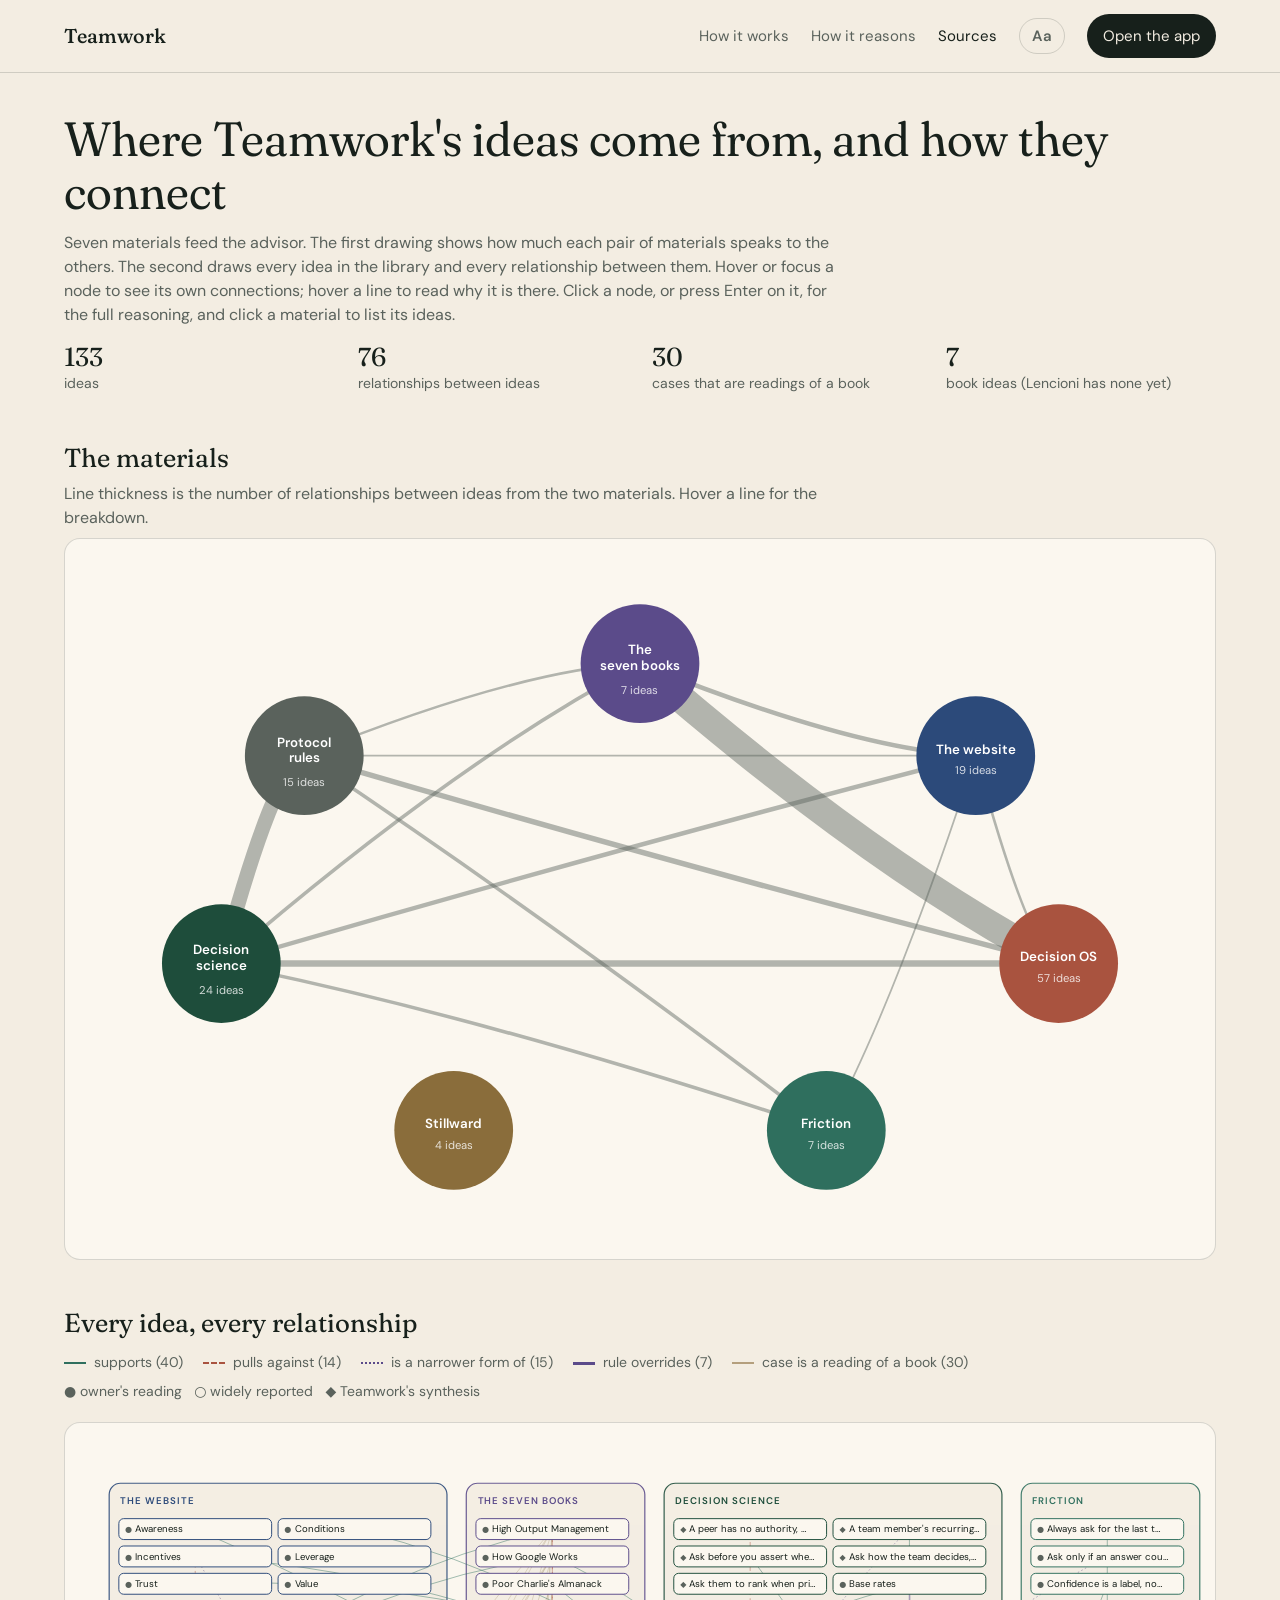
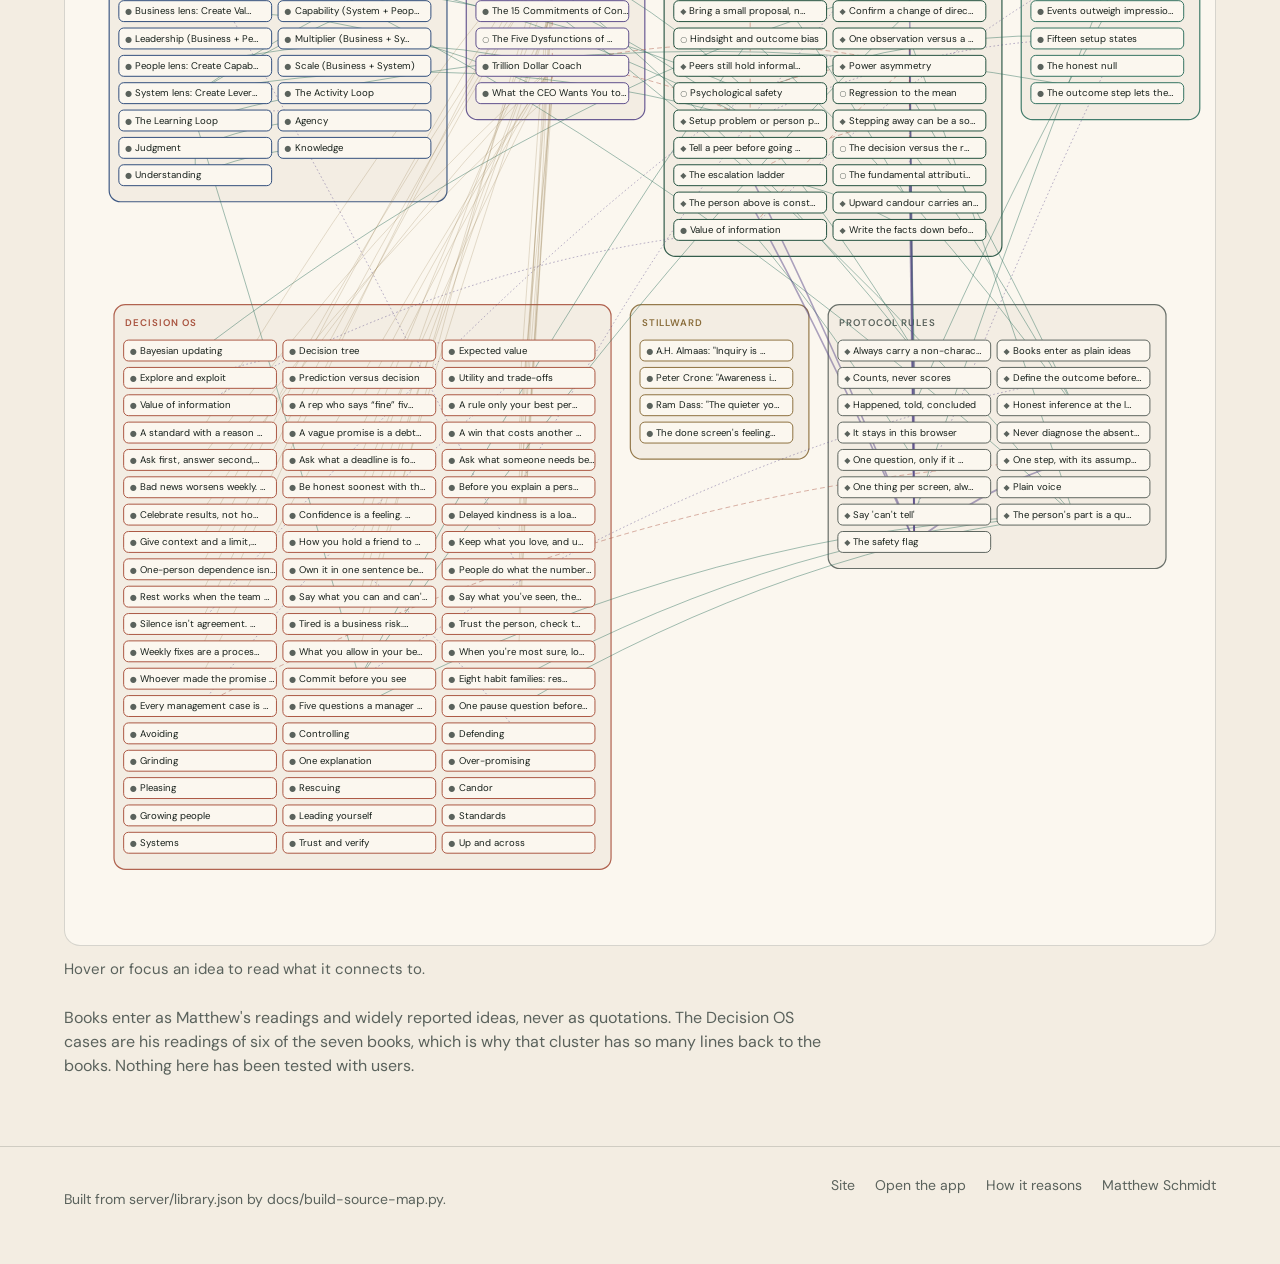
<file: docs/source-map.html>
<!doctype html>
<html lang="en">
<head>
<meta charset="utf-8">
<meta name="viewport" content="width=device-width, initial-scale=1">
<title>Teamwork source map</title>
<meta name="description" content="How Teamwork's materials and sources connect: the seven books, the website's structures, Decision OS, Friction, Stillward, decision science and the protocol's rules.">
<script>try{var a=JSON.parse(localStorage.getItem("teamwork.a11y")||"{}"),d=document.documentElement;d.setAttribute("data-size",String(a.size||2));["contrast","theme","leading","motion"].forEach(function(k){if(a[k])d.setAttribute("data-"+k,a[k]);});}catch(e){}</script>
<link rel="stylesheet" href="https://fonts.googleapis.com/css2?family=Fraunces:opsz,wght,SOFT@9..144,300..600,0..100&family=DM+Sans:opsz,wght@9..40,400..600&display=swap">
<link rel="stylesheet" href="/css/a11y.css">
<style>
  :root { --ground:#F3EDE2; --surface:#FBF7EF; --text:#17201B; --text-2:#5A625C; --hair:rgba(23,32,27,.16); --ember:#A9533F; --green:#1E4D3B; }
  :root[data-theme="night"] { --ground:#17201B; --surface:#1F2A24; --text:#F3EDE2; --text-2:#B3BDB6; --hair:rgba(243,237,226,.18); --ember:#E0876F; --green:#BFD3C8; }
  :root[data-contrast="high"] { --ground:#FFFFFF; --surface:#FFFFFF; --text:#000; --text-2:#1F1F1F; --hair:rgba(0,0,0,.45); }
  :root[data-theme="night"][data-contrast="high"] { --ground:#000; --surface:#000; --text:#FFF; --text-2:#E0E0E0; --hair:rgba(255,255,255,.45); }
  * { box-sizing:border-box; }
  body { margin:0; background:var(--ground); color:var(--text); font:16px/1.5 "DM Sans",system-ui,sans-serif; -webkit-font-smoothing:antialiased; }
  .bar { position:sticky; top:0; z-index:5; display:flex; justify-content:space-between; align-items:center; gap:24px; padding:14px clamp(20px,5vw,80px); background:var(--ground); border-bottom:1px solid var(--hair); }
  .bar .mark { font:500 20px/1 "Fraunces",Georgia,serif; font-variation-settings:"opsz" 36,"SOFT" 50; color:var(--text); text-decoration:none; }
  .nav { display:flex; align-items:center; gap:22px; }
  .nav a { color:var(--text-2); text-decoration:none; font-size:15px; min-height:44px; display:inline-flex; align-items:center; }
  .nav a:hover, .nav a[aria-current="page"] { color:var(--text); }
  .nav a.open { color:var(--ground); background:var(--text); padding:0 16px; border-radius:999px; }
  @media (max-width:44rem) { .nav a:not(.open) { display:none; } }
  main { padding:40px clamp(20px,5vw,80px) 60px; }
  h1 { font:380 clamp(30px,4vw,48px)/1.1 "Fraunces",Georgia,serif; font-variation-settings:"opsz" 72,"SOFT" 50; margin:0 0 12px; }
  h2 { font:400 26px/1.2 "Fraunces",Georgia,serif; font-variation-settings:"opsz" 36,"SOFT" 50; margin:48px 0 8px; }
  .lede { color:var(--text-2); max-width:70ch; margin:0 0 8px; }
  .key { display:flex; flex-wrap:wrap; gap:8px 20px; margin:12px 0 20px; font-size:14px; color:var(--text-2); }
  .key i { display:inline-block; width:22px; height:0; border-top:2px solid var(--text-2); vertical-align:middle; margin-right:8px; }
  .key i.tension { border-top:2px dashed #A9533F; } .key i.specializes { border-top:2px dotted #5B4B8A; } .key i.override { border-top:3px solid #5B4B8A; } .key i.supports { border-top-color:#2F6F5E; } .key i.reading { border-top:2px solid #8A6D3B; opacity:.6; }
  .frame { background:var(--surface); border:1px solid var(--hair); border-radius:16px; padding:12px; overflow:auto; }
  .svg { width:100%; height:auto; display:block; font-family:"DM Sans",system-ui,sans-serif; }
  .svg.detail { min-width:1100px; }
  .ov-edge { fill:none; stroke:var(--text-2); opacity:.45; }
  .ov-edge:hover { opacity:1; stroke:var(--text); }
  .ov-name { fill:#fff; font-size:13px; font-weight:600; text-anchor:middle; }
  .ov-count { fill:rgba(255,255,255,.8); font-size:11px; text-anchor:middle; }
  .cluster { fill:var(--ground); stroke-width:1.5; opacity:.9; }
  .cluster-name { font:600 12px/1 "DM Sans",sans-serif; letter-spacing:.1em; text-transform:uppercase; }
  .edge { fill:none; stroke-width:1.1; opacity:.5; }
  .edge.supports { stroke:#2F6F5E; } .edge.tension { stroke:#A9533F; stroke-dasharray:6 4; } .edge.specializes { stroke:#5B4B8A; stroke-dasharray:2 3; } .edge.override { stroke:#5B4B8A; stroke-width:2; } .edge.reading { stroke:#8A6D3B; opacity:.25; }
  .edge.on { opacity:1; stroke-width:2.4; } .edge.off { opacity:.06; }
  .node rect { fill:var(--surface); stroke-width:1.2; }
  .node:hover rect, .node:focus rect, .node.on rect { stroke-width:2.4; fill:var(--ground); }
  .node:focus { outline:none; }
  .node-label { fill:var(--text); font-size:12px; }
  .mark { fill:var(--text-2); font-size:10px; }
  .node.dim { opacity:.25; }
  .counts { display:grid; grid-template-columns:repeat(auto-fit, minmax(150px,1fr)); gap:12px 24px; margin:16px 0 0; }
  .counts b { display:block; font:400 26px/1.1 "Fraunces",Georgia,serif; }
  .counts span { color:var(--text-2); font-size:14px; }
  .site-foot { border-top:1px solid var(--hair); padding:28px clamp(20px,5vw,80px) 40px; display:flex; flex-wrap:wrap; justify-content:space-between; gap:12px 24px; color:var(--text-2); font-size:14px; }
  .site-foot nav { display:flex; gap:20px; } .site-foot a { color:var(--text-2); text-decoration:none; } .site-foot a:hover { color:var(--text); text-decoration:underline; text-underline-offset:4px; }
  #detailNote { min-height:3.2em; color:var(--text-2); font-size:15px; margin:12px 0 0; }

  .node, .ov-node { cursor:pointer; }
  .node:focus-visible rect { stroke:var(--ember); stroke-width:3.5; fill:var(--ground); }
  .node.sel rect { stroke:var(--ember); stroke-width:3.5; fill:var(--ground); }
  .ov-node:focus { outline:none; }
  .ov-node:focus-visible circle, .ov-node.sel circle { stroke:var(--ember); stroke-width:5; }
  .ov-node:hover circle { stroke:var(--text); stroke-width:3; }
  .node { scroll-margin-top:100px; }
  dialog#pop { position:absolute; margin:0; padding:0; width:min(26rem, calc(100vw - 24px)); max-height:calc(100vh - 24px); overflow:auto; background:var(--surface); color:var(--text); border:2px solid var(--text-2); border-radius:14px; z-index:20; }
  dialog#pop:not([open]) { display:none; }
  dialog#pop .pin { padding:16px 18px 20px; }
  dialog#pop h2.pt { font:400 22px/1.25 "Fraunces",Georgia,serif; font-variation-settings:"opsz" 36,"SOFT" 50; margin:2px 0 8px; padding-right:3.5rem; }
  dialog#pop h2.pt:focus { outline:none; }
  dialog#pop h3 { font:600 12px/1.2 "DM Sans",sans-serif; letter-spacing:.1em; text-transform:uppercase; color:var(--text-2); margin:18px 0 8px; }
  dialog#pop p { margin:0 0 8px; font-size:15px; }
  dialog#pop .eyebrow { font:600 11px/1.4 "DM Sans",sans-serif; letter-spacing:.12em; text-transform:uppercase; color:var(--text-2); margin:0; }
  dialog#pop .badge { display:inline-block; font-size:13px; border:1px solid var(--hair); border-radius:999px; padding:2px 10px; margin:0 6px 6px 0; color:var(--text-2); }
  dialog#pop .badge.mat { color:var(--text); border-color:var(--bc, var(--hair)); border-left-width:6px; }
  dialog#pop ul { list-style:none; margin:0; padding:0; display:grid; gap:10px; }
  dialog#pop li.r { border-left:3px solid var(--text-2); padding-left:10px; }
  dialog#pop li.r.tension { border-left-style:dashed; border-color:var(--ember); }
  dialog#pop li.r.specializes { border-left-style:dotted; }
  dialog#pop li.r.override { border-left-style:solid; border-color:var(--violet, #5B4B8A); }
  dialog#pop li.r.reading { border-color:#8A6D3B; }
  dialog#pop .rt { font-size:13px; font-weight:600; color:var(--text-2); margin:0 0 2px; }
  dialog#pop li p.why { font-size:14px; margin:4px 0 0; }
  dialog#pop button, dialog#pop a { font:inherit; }
  dialog#pop .ib { display:inline-flex; align-items:center; min-height:36px; text-align:left; background:var(--ground); color:var(--text); border:1px solid var(--hair); border-radius:8px; padding:4px 10px; font-size:14px; line-height:1.3; cursor:pointer; }
  dialog#pop .ib:hover { border-color:var(--text); }
  dialog#pop .x { position:absolute; top:10px; right:12px; min-height:36px; background:transparent; color:var(--text-2); border:1px solid var(--hair); border-radius:999px; padding:4px 12px; font-size:14px; cursor:pointer; }
  dialog#pop .x:hover { color:var(--text); border-color:var(--text); }
  dialog#pop a.lk { color:var(--text); text-underline-offset:3px; font-size:14px; }
  dialog#pop a.see { display:inline-flex; align-items:center; min-height:44px; margin-top:16px; padding:0 18px; border-radius:999px; background:var(--text); color:var(--ground); text-decoration:none; font-size:15px; }
  dialog#pop button:focus-visible, dialog#pop a:focus-visible { outline:3px solid var(--focus, var(--ember)); outline-offset:2px; }
  dialog#pop .none { color:var(--text-2); font-size:14px; }
  @media (max-width:44rem) {
    dialog#pop { position:fixed; left:0; right:0; bottom:0; top:auto; width:auto; max-height:72vh; border-radius:16px 16px 0 0; border-width:2px 0 0 0; }
    body.sheet { padding-bottom:60vh; }
  }

</style>
</head>
<body>
<header class="bar">
  <a class="mark" href="/">Teamwork</a>
  <nav class="nav" aria-label="Site">
    <a href="/#sort">How it works</a>
    <a href="/docs/question-map.html">How it reasons</a>
    <a href="/docs/source-map.html" aria-current="page">Sources</a>
    <span id="a11yButton"></span>
    <a class="open" href="/app/">Open the app</a>
  </nav>
</header>
<main>
  <h1>Where Teamwork's ideas come from, and how they connect</h1>
  <p class="lede">Seven materials feed the advisor. The first drawing shows how much each pair of materials speaks to the others. The second draws every idea in the library and every relationship between them. Hover or focus a node to see its own connections; hover a line to read why it is there. Click a node, or press Enter on it, for the full reasoning, and click a material to list its ideas.</p>
  <div class="counts">
    <div><b>133</b><span>ideas</span></div>
    <div><b>76</b><span>relationships between ideas</span></div>
    <div><b>30</b><span>cases that are readings of a book</span></div>
    <div><b>7</b><span>book ideas (Lencioni has none yet)</span></div>
  </div>

  <h2>The materials</h2>
  <p class="lede">Line thickness is the number of relationships between ideas from the two materials. Hover a line for the breakdown.</p>
  <div class="frame"><svg viewBox="0 0 1100 680" role="img" aria-labelledby="ovTitle ovDesc" class="svg"><title id="ovTitle">How the materials connect</title><desc id="ovDesc">Seven materials around a ring; the thickness of each line is the number of relationships between ideas from the two materials.</desc><path d="M550,110 Q778,308 959,403" class="ov-edge" stroke-width="27.8"><title>books and dos: 30 relationships (30 reading)</title></path><path d="M550,110 Q369,206 141,403" class="ov-edge" stroke-width="3.5"><title>books and ds: 3 relationships (1 supports, 2 tension)</title></path><path d="M550,110 Q435,114 222,200" class="ov-edge" stroke-width="2.6"><title>books and rules: 2 relationships (2 supports)</title></path><path d="M550,110 Q763,196 878,200" class="ov-edge" stroke-width="4.4"><title>books and site: 4 relationships (4 supports)</title></path><path d="M959,403 Q537,403 141,403" class="ov-edge" stroke-width="6.2"><title>dos and ds: 6 relationships (3 specializes, 3 supports)</title></path><path d="M959,403 Q603,312 222,200" class="ov-edge" stroke-width="5.3"><title>dos and rules: 5 relationships (1 specializes, 3 supports, 1 tension)</title></path><path d="M959,403 Q931,394 878,200" class="ov-edge" stroke-width="2.6"><title>dos and site: 2 relationships (1 specializes, 1 supports)</title></path><path d="M141,403 Q403,456 732,566" class="ov-edge" stroke-width="3.5"><title>ds and friction: 3 relationships (2 specializes, 1 supports)</title></path><path d="M141,403 Q193,210 222,200" class="ov-edge" stroke-width="14.3"><title>ds and rules: 15 relationships (5 override, 10 supports)</title></path><path d="M141,403 Q521,292 878,200" class="ov-edge" stroke-width="4.4"><title>ds and site: 4 relationships (4 supports)</title></path><path d="M732,566 Q469,365 222,200" class="ov-edge" stroke-width="3.5"><title>friction and rules: 3 relationships (1 specializes, 2 supports)</title></path><path d="M732,566 Q797,447 878,200" class="ov-edge" stroke-width="1.7"><title>friction and site: 1 relationships (1 supports)</title></path><path d="M222,200 Q587,200 878,200" class="ov-edge" stroke-width="1.7"><title>rules and site: 1 relationships (1 supports)</title></path><g class="ov-node" data-mat="books" tabindex="0" role="button" aria-haspopup="dialog"><circle cx="550" cy="110" r="58" fill="#5B4B8A"/><text x="550" y="101" class="ov-name"><tspan x="550" dy="0">The</tspan><tspan x="550" dy="15">seven books</tspan></text><text x="550" y="140" class="ov-count">7 ideas</text><title>The seven books: Matthew's readings on his website; Lencioni has no material yet</title></g><g class="ov-node" data-mat="site" tabindex="0" role="button" aria-haspopup="dialog"><circle cx="878" cy="200" r="58" fill="#2C4A7A"/><text x="878" y="198" class="ov-name"><tspan x="878" dy="0">The website</tspan></text><text x="878" y="218" class="ov-count">19 ideas</text><title>The website: Two Loops, Three Lenses, six forces, the Path to Agency</title></g><g class="ov-node" data-mat="dos" tabindex="0" role="button" aria-haspopup="dialog"><circle cx="959" cy="403" r="58" fill="#A9533F"/><text x="959" y="401" class="ov-name"><tspan x="959" dy="0">Decision OS</tspan></text><text x="959" y="421" class="ov-count">57 ideas</text><title>Decision OS: Module 3 cases, habit families, skills, the algorithms</title></g><g class="ov-node" data-mat="friction" tabindex="0" role="button" aria-haspopup="dialog"><circle cx="732" cy="566" r="58" fill="#2F6F5E"/><text x="732" y="564" class="ov-name"><tspan x="732" dy="0">Friction</tspan></text><text x="732" y="584" class="ov-count">7 ideas</text><title>Friction: Fifteen states, evidence weights, the one-question rule</title></g><g class="ov-node" data-mat="stillward" tabindex="0" role="button" aria-haspopup="dialog"><circle cx="368" cy="566" r="58" fill="#8A6D3B"/><text x="368" y="564" class="ov-name"><tspan x="368" dy="0">Stillward</tspan></text><text x="368" y="584" class="ov-count">4 ideas</text><title>Stillward: One thing per screen, no streaks, the feeling check</title></g><g class="ov-node" data-mat="ds" tabindex="0" role="button" aria-haspopup="dialog"><circle cx="141" cy="403" r="58" fill="#1E4D3B"/><text x="141" y="394" class="ov-name"><tspan x="141" dy="0">Decision</tspan><tspan x="141" dy="15">science</tspan></text><text x="141" y="433" class="ov-count">24 ideas</text><title>Decision science: Widely reported ideas and Teamwork's synthesis</title></g><g class="ov-node" data-mat="rules" tabindex="0" role="button" aria-haspopup="dialog"><circle cx="222" cy="200" r="58" fill="#5A625C"/><text x="222" y="191" class="ov-name"><tspan x="222" dy="0">Protocol</tspan><tspan x="222" dy="15">rules</tspan></text><text x="222" y="230" class="ov-count">15 ideas</text><title>Protocol rules: The standing rules the advisor obeys</title></g></svg></div>

  <h2>Every idea, every relationship</h2>
  <p class="key"><span><i class="supports"></i>supports (40)</span><span><i class="tension"></i>pulls against (14)</span><span><i class="specializes"></i>is a narrower form of (15)</span><span><i class="override"></i>rule overrides (7)</span><span><i class="reading"></i>case is a reading of a book (30)</span><span>● owner's reading   ○ widely reported   ◆ Teamwork's synthesis</span></p>
  <div class="frame"><svg viewBox="0 0 1400 1366" role="img" aria-labelledby="dtTitle dtDesc" class="svg detail"><title id="dtTitle">Every idea and every relationship</title><desc id="dtDesc">133 ideas in seven clusters with 106 relationships drawn between them.</desc><rect x="40" y="60" width="420" height="396" rx="14" class="cluster" stroke="#2C4A7A"/><text x="54" y="86" class="cluster-name" fill="#2C4A7A">The website</text><rect x="484" y="60" width="222" height="294" rx="14" class="cluster" stroke="#5B4B8A"/><text x="498" y="86" class="cluster-name" fill="#5B4B8A">The seven books</text><rect x="730" y="60" width="420" height="464" rx="14" class="cluster" stroke="#1E4D3B"/><text x="744" y="86" class="cluster-name" fill="#1E4D3B">Decision science</text><rect x="1174" y="60" width="222" height="294" rx="14" class="cluster" stroke="#2F6F5E"/><text x="1188" y="86" class="cluster-name" fill="#2F6F5E">Friction</text><rect x="46" y="584" width="618" height="702" rx="14" class="cluster" stroke="#A9533F"/><text x="60" y="610" class="cluster-name" fill="#A9533F">Decision OS</text><rect x="688" y="584" width="222" height="192" rx="14" class="cluster" stroke="#8A6D3B"/><text x="702" y="610" class="cluster-name" fill="#8A6D3B">Stillward</text><rect x="934" y="584" width="420" height="328" rx="14" class="cluster" stroke="#5A625C"/><text x="948" y="610" class="cluster-name" fill="#5A625C">Protocol rules</text><path d="M1035,185 Q594,307 153,641" class="edge supports" data-from="ds.base_rates" data-to="alg.bayes"><title>Base rates supports Bayesian updating. The prior in an update is the base rate, so the rule has nothing to start from without it.</title></path><path d="M153,709 Q495,518 837,491" class="edge specializes" data-from="alg.voi" data-to="ds.voi"><title>Value of information specializes Value of information. Decision OS's valueOfInformation is the worked form: value a check against the action you already lean towards.</title></path><path d="M1281,151 Q1059,268 837,491" class="edge specializes" data-from="fr.voi" data-to="ds.voi"><title>Ask only if an answer could change the advice specializes Value of information. Friction applies the same idea by simulating each answer and asking only if one could change the recommendation.</title></path><path d="M837,491 Q939,610 1041,777" class="edge supports" data-from="ds.voi" data-to="rule.one_question"><title>Value of information supports One question, only if it changes the advice. The one-question rule is this idea turned into a protocol line: ask only if some answer would change the advice.</title></path><path d="M351,1049 Q594,593 837,253" class="edge supports" data-from="dos.commit" data-to="ds.hindsight_outcome"><title>Commit before you see supports Hindsight and outcome bias. Writing the call before the result is the practical guard against remembering that you knew.</title></path><path d="M837,253 Q1038,433 1239,709" class="edge supports" data-from="ds.hindsight_outcome" data-to="rule.honest_inference"><title>Hindsight and outcome bias supports Honest inference at the look-back. If memory bends towards the result, one remembered outcome cannot carry a claim about the approach.</title></path><path d="M1035,389 Q1137,525 1239,709" class="edge supports" data-from="ds.decision_vs_result" data-to="rule.honest_inference"><title>The decision versus the result supports Honest inference at the look-back. Judging the decision by what was known is why the look-back refuses to say the approach worked or failed.</title></path><path d="M1035,321 Q1137,491 1239,709" class="edge supports" data-from="ds.regression_mean" data-to="rule.honest_inference"><title>Regression to the mean supports Honest inference at the look-back. A bad stretch easing by itself is one of the plain reasons one outcome cannot prove the step.</title></path><path d="M1035,253 Q1137,525 1239,845" class="edge supports" data-from="ds.one_vs_pattern" data-to="rule.own_part"><title>One observation versus a pattern supports The person's part is a question. The own-part question waits for the account to point at the same habit twice.</title></path><path d="M1035,253 Q1038,480 1041,709" class="edge supports" data-from="ds.one_vs_pattern" data-to="rule.happened_told"><title>One observation versus a pattern supports Happened, told, concluded. Naming the behaviour before the trait is the same move as keeping happened apart from concluded.</title></path><path d="M1281,219 Q1161,435 1041,709" class="edge supports" data-from="fr.weighting" data-to="rule.happened_told"><title>Events outweigh impressions supports Happened, told, concluded. Friction's weights are the numeric form of 'happened in full, told at a discount, concluded as hypothesis'.</title></path><path d="M1281,117 Q1281,168 1281,219" class="edge supports" data-from="fr.required" data-to="fr.weighting"><title>Always ask for the last time it happened supports Events outweigh impressions. Always asking for the last time something happened is what gives the weighting events to weigh.</title></path><path d="M1281,321 Q714,202 147,355" class="edge supports" data-from="fr.outcome" data-to="loop.learning"><title>The outcome step lets the read change supports The Learning Loop. Comparing predicted with observed is the Learning stage in a form that can be repeated.</title></path><path d="M1281,287 Q1161,537 1041,845" class="edge specializes" data-from="fr.null" data-to="rule.say_cant_tell"><title>The honest null specializes Say 'can't tell'. Friction's 'no clear constraint' answer is what saying can't tell looks like when it is built into a product.</title></path><path d="M1281,185 Q1161,486 1041,845" class="edge supports" data-from="fr.confidence" data-to="rule.say_cant_tell"><title>Confidence is a label, not a number supports Say 'can't tell'. Labels such as Early signal keep a weak reading from being heard as a finding.</title></path><path d="M1239,675 Q795,755 351,1049" class="edge specializes" data-from="rule.define_outcome" data-to="dos.commit"><title>Define the outcome before acting specializes Commit before you see. A dated, observable sentence written before acting is commit-before-you-see applied to one situation.</title></path><path d="M351,1049 Q249,678 147,355" class="edge supports" data-from="dos.commit" data-to="loop.learning"><title>Commit before you see supports The Learning Loop. Without a prediction written first, the cycle has nothing to learn against.</title></path><path d="M345,355 Q246,331 147,355" class="edge specializes" data-from="path.agency" data-to="loop.learning"><title>Agency specializes The Learning Loop. The final stage of the Path to Agency is the action and learning end of the loop, seen from the person acting.</title></path><path d="M345,389 Q246,382 147,423" class="edge supports" data-from="path.knowledge" data-to="path.understanding"><title>Knowledge supports Understanding. Facts settled with the person are the ground the readings stand on.</title></path><path d="M147,423 Q147,406 147,389" class="edge supports" data-from="path.understanding" data-to="path.judgment"><title>Understanding supports Judgment. A step is chosen between readings, not before them.</title></path><path d="M147,389 Q246,348 345,355" class="edge supports" data-from="path.judgment" data-to="path.agency"><title>Judgment supports Agency. Agency is a chosen step acted on and then checked.</title></path><path d="M153,1083 Q351,831 549,675" class="edge specializes" data-from="dos.tension" data-to="alg.utility"><title>Every management case is two good values pulling apart, with the lesson behind the strong move and the lesson pulling the other way specializes Utility and trade-offs. Showing two values pulling apart is a utility trade-off made visible: change the weights and the winner changes.</title></path><path d="M1035,423 Q1038,531 1041,641" class="edge supports" data-from="ds.fae" data-to="rule.non_character"><title>The fundamental attribution error supports Always carry a non-character cause. The tendency to explain others by trait is the main reason a setup reading is always carried.</title></path><path d="M837,355 Q939,474 1041,641" class="edge supports" data-from="ds.system_person" data-to="rule.non_character"><title>Setup problem or person problem supports Always carry a non-character cause. The rule is this question made mandatory: a setup reading is always carried until facts rule it out.</title></path><path d="M1035,423 Q1038,565 1041,709" class="edge supports" data-from="ds.fae" data-to="rule.happened_told"><title>The fundamental attribution error supports Happened, told, concluded. Because we infer traits from single acts, the concluded column is treated as a hypothesis.</title></path><path d="M147,321 Q492,255 837,355" class="edge supports" data-from="lens.system" data-to="ds.system_person"><title>System lens: Create Leverage supports Setup problem or person problem. The owner's System lens is the habit of looking at conditions before people.</title></path><path d="M1281,253 Q1059,251 837,355" class="edge specializes" data-from="fr.states" data-to="ds.system_person"><title>Fifteen setup states specializes Setup problem or person problem. Friction's fifteen states are the vocabulary for naming a setup problem in a way that can be tested.</title></path><path d="M147,151 Q492,170 837,355" class="edge supports" data-from="force.incentives" data-to="ds.system_person"><title>Incentives supports Setup problem or person problem. What a person is measured on is one of the setup causes to check before explaining the person.</title></path><path d="M345,117 Q591,177 837,355" class="edge supports" data-from="force.conditions" data-to="ds.system_person"><title>Conditions supports Setup problem or person problem. If the conditions make the behaviour nearly inevitable, a person explanation is the wrong first stop.</title></path><path d="M549,811 Q693,548 837,355" class="edge specializes" data-from="case.one-explanation" data-to="ds.system_person"><title>Before you explain a person, rule out the situation. specializes Setup problem or person problem. Decision OS's case says 'before you explain a person, rule out the situation', which is this idea in the owner's words.</title></path><path d="M549,913 Q348,484 147,151" class="edge specializes" data-from="case.metrics-reward-the-wrong-thing" data-to="force.incentives"><title>People do what the number pays for. Fix yours first. specializes Incentives. People do what the number pays for; fix yours first.</title></path><path d="M591,185 Q816,359 1041,641" class="edge supports" data-from="book.pca" data-to="rule.non_character"><title>Poor Charlie's Almanack supports Always carry a non-character cause. In the owner's reading, using more than one model is what stops a familiar pattern passing for the whole picture.</title></path><path d="M591,117 Q369,166 147,321" class="edge supports" data-from="book.hom" data-to="lens.system"><title>High Output Management supports System lens: Create Leverage. Clear expectations, processes and metrics are the owner's reading of what the System lens looks at.</title></path><path d="M591,151 Q369,183 147,321" class="edge supports" data-from="book.hgw" data-to="lens.system"><title>How Google Works supports System lens: Create Leverage. Environment, information and decision rights are what the System lens says to design.</title></path><path d="M591,287 Q369,234 147,287" class="edge supports" data-from="book.tdc" data-to="lens.people"><title>Trillion Dollar Coach supports People lens: Create Capability. Trust and honest feedback are the owner's reading of what helps people do their best work.</title></path><path d="M591,321 Q369,217 147,219" class="edge supports" data-from="book.ceo" data-to="lens.business"><title>What the CEO Wants You to Know supports Business lens: Create Value. The number a manager is reacting to is the Business lens at the scale of one person.</title></path><path d="M147,185 Q492,170 837,321" class="edge supports" data-from="force.trust" data-to="ds.psych_safety"><title>Trust supports Psychological safety. The Trust force's healthy state, people telling the truth and recovering from mistakes, describes what psychological safety makes possible.</title></path><path d="M591,151 Q714,206 837,321" class="edge supports" data-from="book.hgw" data-to="ds.psych_safety"><title>How Google Works supports Psychological safety. The owner's reading of Google names psychological safety among the conditions that let people act.</title></path><path d="M153,981 Q495,569 837,321" class="edge specializes" data-from="case.team-agrees" data-to="ds.psych_safety"><title>Silence isn't agreement. Ask what disagreeing with you costs. specializes Psychological safety. Silence is not agreement; ask what disagreeing with you costs.</title></path><path d="M1281,253 Q1059,234 837,321" class="edge supports" data-from="fr.states" data-to="ds.psych_safety"><title>Fifteen setup states supports Psychological safety. Friction's trust state, it is not safe to raise problems, is the setup form of the same idea.</title></path><path d="M1035,287 Q936,280 837,321" class="edge tension" data-from="ds.power" data-to="ds.psych_safety"><title>Power asymmetry tension Psychological safety. Psychological safety assumes people can speak without cost; unequal power is the reason that often is not true.</title></path><path d="M1035,287 Q1038,582 1041,879" class="edge supports" data-from="ds.power" data-to="rule.safety_flag"><title>Power asymmetry supports The safety flag. Retaliation by someone with power is why some cases leave the advice path altogether.</title></path><path d="M147,117 Q693,350 1239,845" class="edge supports" data-from="force.awareness" data-to="rule.own_part"><title>Awareness supports The person's part is a question. The Awareness force is the question the rule asks.</title></path><path d="M591,219 Q915,454 1239,845" class="edge supports" data-from="book.ccl" data-to="rule.own_part"><title>The 15 Commitments of Conscious Leadership supports The person's part is a question. In the owner's reading, curiosity and owning your reaction are professional skills, so asking about your part is ordinary.</title></path><path d="M549,1083 Q894,881 1239,845" class="edge supports" data-from="dos.pause" data-to="rule.own_part"><title>One pause question before the choice, asked of yourself supports The person's part is a question. A pause question for yourself before the choice is the screen where the part is asked.</title></path><path d="M351,1083 Q795,857 1239,845" class="edge supports" data-from="dos.before" data-to="rule.own_part"><title>Five questions a manager asks before a hard performance conversation supports The person's part is a question. The five questions ask about your part before you ask anything of them.</title></path><path d="M549,1049 Q894,864 1239,845" class="edge supports" data-from="dos.habits" data-to="rule.own_part"><title>Eight habit families: rescuing, avoiding, controlling, pleasing, over-promising, defending, grinding, one explanation supports The person's part is a question. The eight habit families give the question a precise shape.</title></path><path d="M351,913 Q450,991 549,1117" class="edge specializes" data-from="case.defensive-in-review" data-to="habit.blame"><title>Own it in one sentence before you explain it. specializes Defending. Own it in one sentence before you explain it.</title></path><path d="M1041,879 Q1038,531 1035,185" class="edge override" data-from="rule.safety_flag" data-to="ds.base_rates"><title>The safety flag override Base rates. A reassuring base rate must never talk anyone out of recording or reporting conduct.</title></path><path d="M1041,879 Q1038,650 1035,423" class="edge override" data-from="rule.safety_flag" data-to="ds.fae"><title>The safety flag override The fundamental attribution error. Looking for a situational cause suits a missed deadline and is wrong for harassment.</title></path><path d="M1041,879 Q1041,760 1041,641" class="edge override" data-from="rule.safety_flag" data-to="rule.non_character"><title>The safety flag override Always carry a non-character cause. The non-character explanation is switched off on the conduct path, by design.</title></path><path d="M1041,879 Q1038,565 1035,253" class="edge override" data-from="rule.safety_flag" data-to="ds.one_vs_pattern"><title>The safety flag override One observation versus a pattern. Waiting for a pattern is sound for an interruption and a mistake for a serious single act.</title></path><path d="M837,491 Q936,365 1035,287" class="edge tension" data-from="ds.voi" data-to="ds.power"><title>Value of information tension Power asymmetry. Asking is not free when the answer could expose the person to the one who holds power.</title></path><path d="M1035,321 Q1035,304 1035,287" class="edge tension" data-from="ds.regression_mean" data-to="ds.power"><title>Regression to the mean tension Power asymmetry. 'It may ease by itself' is poor advice to someone being pushed out.</title></path><path d="M1035,389 Q1035,321 1035,253" class="edge tension" data-from="ds.decision_vs_result" data-to="ds.one_vs_pattern"><title>The decision versus the result tension One observation versus a pattern. Do not blame the decision for one bad result; do not excuse it after three.</title></path><path d="M837,355 Q714,291 591,287" class="edge tension" data-from="ds.system_person" data-to="book.tdc"><title>Setup problem or person problem tension Trillion Dollar Coach. A setup reading can delay saying a true hard thing early and kindly to a person.</title></path><path d="M1035,287 Q813,234 591,287" class="edge tension" data-from="ds.power" data-to="book.tdc"><title>Power asymmetry tension Trillion Dollar Coach. Candour with care assumes it is safe to be candid, which is least true from below.</title></path><path d="M591,117 Q591,168 591,219" class="edge tension" data-from="book.hom" data-to="book.ccl"><title>High Output Management tension The 15 Commitments of Conscious Leadership. Output as the measure and how a leader shows up can give different verdicts on the same person.</title></path><path d="M591,287 Q591,202 591,117" class="edge tension" data-from="book.tdc" data-to="book.hom"><title>Trillion Dollar Coach tension High Output Management. Kind, early feedback can soften a miss that a useful metric would have shown plainly.</title></path><path d="M591,151 Q591,168 591,185" class="edge tension" data-from="book.hgw" data-to="book.pca"><title>How Google Works tension Poor Charlie's Almanack. Trust and transparency as conditions against Munger's warning that incentives quietly override whatever trust was built.</title></path><path d="M591,287 Q591,304 591,321" class="edge tension" data-from="book.tdc" data-to="book.ceo"><title>Trillion Dollar Coach tension What the CEO Wants You to Know. Care for the person and the number the business must hit often point at different moves.</title></path><path d="M147,185 Q147,168 147,151" class="edge tension" data-from="force.trust" data-to="force.incentives"><title>Trust tension Incentives. A team can have real trust and still behave as the incentives pay it to.</title></path><path d="M153,675 Q351,610 549,641" class="edge specializes" data-from="alg.bandit" data-to="alg.ev"><title>Explore and exploit specializes Expected value. Explore and exploit is expected value with the value of learning counted in, so it is the narrower case.</title></path><path d="M153,1083 Q696,800 1239,777" class="edge tension" data-from="dos.tension" data-to="rule.one_step"><title>Every management case is two good values pulling apart, with the lesson behind the strong move and the lesson pulling the other way tension One step, with its assumption, its risk and an alternative. Showing both good values and recommending one step pull against each other; the app shows the tension, then picks one move.</title></path><path d="M1041,879 Q1140,804 1239,777" class="edge override" data-from="rule.safety_flag" data-to="rule.one_step"><title>The safety flag override One step, with its assumption, its risk and an alternative. On the conduct path there is no single conversation step; the step is the record and the route to the people with the duty to act.</title></path><path d="M1035,457 Q1035,372 1035,287" class="edge specializes" data-from="seat.upward_candour" data-to="ds.power"><title>Upward candour carries an asymmetric cost specializes Power asymmetry. Upward candour is the power asymmetry applied to one act: saying a hard true thing to the person who holds power.</title></path><path d="M837,287 Q936,263 1035,287" class="edge specializes" data-from="seat.peer_informal_power" data-to="ds.power"><title>Peers still hold informal power specializes Power asymmetry. Informal influence between peers is a quieter form of the same asymmetry in who can afford to say what.</title></path><path d="M1035,457 Q936,280 837,151" class="edge supports" data-from="seat.upward_candour" data-to="seat.ask_first"><title>Upward candour carries an asymmetric cost supports Ask before you assert when you report to them. Because speaking up costs more from below, a question is the cheaper way to put the same fact on the table.</title></path><path d="M1035,491 Q936,433 837,423" class="edge supports" data-from="seat.written_facts" data-to="seat.escalation_ladder"><title>Write the facts down before the conversation when power is unequal supports The escalation ladder. Every rung up needs the facts in writing, so a record made before the first conversation serves each later one.</title></path><path d="M1041,879 Q939,627 837,423" class="edge override" data-from="rule.safety_flag" data-to="seat.escalation_ladder"><title>The safety flag override The escalation ladder. On the conduct path there is no order of rungs; the person goes straight to those with the duty to act.</title></path><path d="M1041,879 Q939,644 837,457" class="edge override" data-from="rule.safety_flag" data-to="seat.manager_constraints"><title>The safety flag override The person above is constrained from above. Being constrained can explain a decision but never conduct, so the safety flag takes over.</title></path><path d="M837,423 Q936,365 1035,355" class="edge tension" data-from="seat.escalation_ladder" data-to="seat.step_away"><title>The escalation ladder tension Stepping away can be a sound answer. The same time and energy cannot go both into climbing the ladder and into leaving.</title></path><path d="M1035,117 Q936,212 837,355" class="edge specializes" data-from="seat.decision_rights_gap" data-to="ds.system_person"><title>A team member's recurring argument is usually a decision-rights gap specializes Setup problem or person problem. An unclear decision right is one concrete form of a setup cause, and the first to check in a team that keeps arguing.</title></path><path d="M1035,117 Q1035,134 1035,151" class="edge supports" data-from="seat.decision_rights_gap" data-to="seat.team_ask_who_decides"><title>A team member's recurring argument is usually a decision-rights gap supports Ask how the team decides, not who is wrong. If the argument is a gap in decision rights, the useful move is to ask how the team decides, which names no one.</title></path><path d="M837,389 Q837,253 837,117" class="edge tension" data-from="seat.peer_tell_first" data-to="seat.peer_agreement"><title>Tell a peer before going to the shared manager tension A peer has no authority, so the move is an agreement. Taking it to the shared manager skips the agreement the peer step tries first, and trades goodwill for authority.</title></path><path d="M351,1049 Q693,552 1035,219" class="edge supports" data-from="dos.commit" data-to="seat.confirm_in_writing"><title>Commit before you see supports Confirm a change of direction in writing, as a summary. Writing the goal down before the result is the same move as confirming a change of direction in writing.</title></path><path d="M549,845 Q570,561 591,287" class="edge reading" data-from="case.loved-not-delivering" data-to="book.tdc"><title>Delayed kindness is a loan she repays with interest. reading Trillion Dollar Coach. The case is the owner's reading of this book.</title></path><path d="M351,1015 Q471,537 591,117" class="edge reading" data-from="case.top-rep-cuts-corners" data-to="book.hom"><title>What you allow in your best rep becomes everyone's rule. reading High Output Management. The case is the owner's reading of this book.</title></path><path d="M153,743 Q372,377 591,117" class="edge reading" data-from="case.inherited-slack-habits" data-to="book.hom"><title>A standard with a reason survives its first bad Friday. reading High Output Management. The case is the owner's reading of this book.</title></path><path d="M549,709 Q570,408 591,117" class="edge reading" data-from="case.exception-request" data-to="book.hom"><title>A rule only your best person can skip is a perk. reading High Output Management. The case is the owner's reading of this book.</title></path><path d="M549,947 Q570,612 591,287" class="edge reading" data-from="case.veteran-gone-quiet" data-to="book.tdc"><title>Say what you've seen, then ask what's changed. reading Trillion Dollar Coach. The case is the owner's reading of this book.</title></path><path d="M549,777 Q570,493 591,219" class="edge reading" data-from="case.spouse-is-ill" data-to="book.ccl"><title>Ask what someone needs before deciding what's kind. reading The 15 Commitments of Conscious Leadership. The case is the owner's reading of this book.</title></path><path d="M351,879 Q471,520 591,219" class="edge reading" data-from="case.promoted-over-friend" data-to="book.ccl"><title>How you hold a friend to a rule shows your word's worth. reading The 15 Commitments of Conscious Leadership. The case is the owner's reading of this book.</title></path><path d="M351,811 Q471,520 591,287" class="edge reading" data-from="case.distributor-rep-slipped" data-to="book.tdc"><title>Be honest soonest with those you depend on most. reading Trillion Dollar Coach. The case is the owner's reading of this book.</title></path><path d="M351,743 Q471,486 591,287" class="edge reading" data-from="case.ready-for-promotion" data-to="book.tdc"><title>A vague promise is a debt. Pay it with specifics. reading Trillion Dollar Coach. The case is the owner's reading of this book.</title></path><path d="M153,1015 Q372,513 591,117" class="edge reading" data-from="case.you-keep-rescuing" data-to="book.hom"><title>Weekly fixes are a process problem, not a favor. reading High Output Management. The case is the owner's reading of this book.</title></path><path d="M153,913 Q372,462 591,117" class="edge reading" data-from="case.hero-holds-the-account" data-to="book.hom"><title>One-person dependence isn't loyalty. It's a risk he carries alone. reading High Output Management. The case is the owner's reading of this book.</title></path><path d="M549,913 Q570,612 591,321" class="edge reading" data-from="case.metrics-reward-the-wrong-thing" data-to="book.ceo"><title>People do what the number pays for. Fix yours first. reading What the CEO Wants You to Know. The case is the owner's reading of this book.</title></path><path d="M153,879 Q372,462 591,151" class="edge reading" data-from="case.context-not-permission" data-to="book.hgw"><title>Give context and a limit, not permission case by case. reading How Google Works. The case is the owner's reading of this book.</title></path><path d="M549,981 Q570,629 591,287" class="edge reading" data-from="case.says-all-set" data-to="book.tdc"><title>Trust the person, check the work, check everyone alike. reading Trillion Dollar Coach. The case is the owner's reading of this book.</title></path><path d="M351,845 Q471,486 591,185" class="edge reading" data-from="case.lock-that-isnt" data-to="book.pca"><title>Confidence is a feeling. Evidence is what the buyer did. reading Poor Charlie's Almanack. The case is the owner's reading of this book.</title></path><path d="M153,981 Q372,513 591,151" class="edge reading" data-from="case.team-agrees" data-to="book.hgw"><title>Silence isn't agreement. Ask what disagreeing with you costs. reading How Google Works. The case is the owner's reading of this book.</title></path><path d="M549,811 Q570,493 591,185" class="edge reading" data-from="case.one-explanation" data-to="book.pca"><title>Before you explain a person, rule out the situation. reading Poor Charlie's Almanack. The case is the owner's reading of this book.</title></path><path d="M351,981 Q471,571 591,219" class="edge reading" data-from="case.q4-fatigue" data-to="book.ccl"><title>Tired is a business risk. Protect rest like a key account. reading The 15 Commitments of Conscious Leadership. The case is the owner's reading of this book.</title></path><path d="M351,913 Q471,537 591,219" class="edge reading" data-from="case.defensive-in-review" data-to="book.ccl"><title>Own it in one sentence before you explain it. reading The 15 Commitments of Conscious Leadership. The case is the owner's reading of this book.</title></path><path d="M549,879 Q570,493 591,117" class="edge reading" data-from="case.miss-the-field" data-to="book.hom"><title>Keep what you love, and use it to make someone better. reading High Output Management. The case is the owner's reading of this book.</title></path><path d="M153,947 Q372,496 591,151" class="edge reading" data-from="case.vacation-text" data-to="book.hgw"><title>Rest works when the team knows who decides. reading How Google Works. The case is the owner's reading of this book.</title></path><path d="M549,1015 Q570,595 591,185" class="edge reading" data-from="case.sure-of-the-plan" data-to="book.pca"><title>When you're most sure, look hardest for how you're wrong. reading Poor Charlie's Almanack. The case is the owner's reading of this book.</title></path><path d="M351,777 Q471,469 591,219" class="edge reading" data-from="case.friday-6pm-email" data-to="book.ccl"><title>Ask what a deadline is for before giving up a weekend. reading The 15 Commitments of Conscious Leadership. The case is the owner's reading of this book.</title></path><path d="M153,811 Q372,513 591,321" class="edge reading" data-from="case.number-you-cant-hit" data-to="book.ceo"><title>Bad news worsens weekly. Bring the range, the drivers, the ask. reading What the CEO Wants You to Know. The case is the owner's reading of this book.</title></path><path d="M351,947 Q471,520 591,151" class="edge reading" data-from="case.reorg-rumor" data-to="book.hgw"><title>Say what you can and can't. Never say what isn't so. reading How Google Works. The case is the owner's reading of this book.</title></path><path d="M549,743 Q570,527 591,321" class="edge reading" data-from="case.win-that-costs-supply" data-to="book.ceo"><title>A win that costs another team isn't yet the company's win. reading What the CEO Wants You to Know. The case is the owner's reading of this book.</title></path><path d="M153,1049 Q372,615 591,287" class="edge reading" data-from="case.rookie-overpromises" data-to="book.tdc"><title>Whoever made the promise fixes it, with you beside them. reading Trillion Dollar Coach. The case is the owner's reading of this book.</title></path><path d="M351,709 Q471,469 591,287" class="edge reading" data-from="case.quiet-says-fine" data-to="book.tdc"><title>A rep who says “fine” five times is telling you something. reading Trillion Dollar Coach. The case is the owner's reading of this book.</title></path><path d="M153,777 Q372,479 591,287" class="edge reading" data-from="case.ask-dont-answer" data-to="book.tdc"><title>Ask first, answer second, and only if they're stuck. reading Trillion Dollar Coach. The case is the owner's reading of this book.</title></path><path d="M153,845 Q372,513 591,287" class="edge reading" data-from="case.burned-out-star" data-to="book.tdc"><title>Celebrate results, not hours. reading Trillion Dollar Coach. The case is the owner's reading of this book.</title></path><g class="node" data-id="force.awareness" tabindex="0" role="button" aria-haspopup="dialog"><rect x="52" y="104" width="190" height="26" rx="6" stroke="#2C4A7A"/><text x="60" y="121" class="node-label"><tspan class="mark">●</tspan> Awareness</text><title>Awareness (force, owner reading). See your own part. Before solving the problem, examine your own role in creating or maintaining it. Source: Matthew Schmidt site, Path to Agency card</title></g><g class="node" data-id="force.conditions" tabindex="0" role="button" aria-haspopup="dialog"><rect x="250" y="104" width="190" height="26" rx="6" stroke="#2C4A7A"/><text x="258" y="121" class="node-label"><tspan class="mark">●</tspan> Conditions</text><title>Conditions (force, owner reading). Design the environment, not just the behavior. Change the environment that produces the behavior. Source: Matthew Schmidt site, Path to Agency card</title></g><g class="node" data-id="force.incentives" tabindex="0" role="button" aria-haspopup="dialog"><rect x="52" y="138" width="190" height="26" rx="6" stroke="#2C4A7A"/><text x="60" y="155" class="node-label"><tspan class="mark">●</tspan> Incentives</text><title>Incentives (force, owner reading). Look at what the system actually rewards. Examine what gets rewarded, promoted, measured, celebrated, and tolerated. Source: Matthew Schmidt site, Path to Agency card</title></g><g class="node" data-id="force.leverage" tabindex="0" role="button" aria-haspopup="dialog"><rect x="250" y="138" width="190" height="26" rx="6" stroke="#2C4A7A"/><text x="258" y="155" class="node-label"><tspan class="mark">●</tspan> Leverage</text><title>Leverage (force, owner reading). Find where effort multiplies. Find the point where changing one thing changes many things. Source: Matthew Schmidt site, Path to Agency card</title></g><g class="node" data-id="force.trust" tabindex="0" role="button" aria-haspopup="dialog"><rect x="52" y="172" width="190" height="26" rx="6" stroke="#2C4A7A"/><text x="60" y="189" class="node-label"><tspan class="mark">●</tspan> Trust</text><title>Trust (force, owner reading). Create the conditions for people to do their best work. Reward candor, especially when the information is uncomfortable. Source: Matthew Schmidt site, Path to Agency card</title></g><g class="node" data-id="force.value" tabindex="0" role="button" aria-haspopup="dialog"><rect x="250" y="172" width="190" height="26" rx="6" stroke="#2C4A7A"/><text x="258" y="189" class="node-label"><tspan class="mark">●</tspan> Value</text><title>Value (force, owner reading). Know what actually creates value. Trace work all the way to the customer or business outcome. Source: Matthew Schmidt site, Path to Agency card</title></g><g class="node" data-id="lens.business" tabindex="0" role="button" aria-haspopup="dialog"><rect x="52" y="206" width="190" height="26" rx="6" stroke="#2C4A7A"/><text x="60" y="223" class="node-label"><tspan class="mark">●</tspan> Business lens: Create Val…</text><title>Business lens: Create Value (lens, owner reading). Blind spot: Optimizing individual results without understanding how they contribute to the whole. Source: Matthew Schmidt site, The Three Lenses</title></g><g class="node" data-id="lens.capability" tabindex="0" role="button" aria-haspopup="dialog"><rect x="250" y="206" width="190" height="26" rx="6" stroke="#2C4A7A"/><text x="258" y="223" class="node-label"><tspan class="mark">●</tspan> Capability (System + Peop…</text><title>Capability (System + People) (lens, owner reading). Potential becomes performance when people have the conditions to apply what they know. Source: Matthew Schmidt site, The Three Lenses</title></g><g class="node" data-id="lens.leadership" tabindex="0" role="button" aria-haspopup="dialog"><rect x="52" y="240" width="190" height="26" rx="6" stroke="#2C4A7A"/><text x="60" y="257" class="node-label"><tspan class="mark">●</tspan> Leadership (Business + Pe…</text><title>Leadership (Business + People) (lens, owner reading). A clear direction only matters when it changes what the organization does. Source: Matthew Schmidt site, The Three Lenses</title></g><g class="node" data-id="lens.multiplier" tabindex="0" role="button" aria-haspopup="dialog"><rect x="250" y="240" width="190" height="26" rx="6" stroke="#2C4A7A"/><text x="258" y="257" class="node-label"><tspan class="mark">●</tspan> Multiplier (Business + Sy…</text><title>Multiplier (Business + System + People) (lens, owner reading). The whole is greater when the parts work together. Source: Matthew Schmidt site, The Three Lenses</title></g><g class="node" data-id="lens.people" tabindex="0" role="button" aria-haspopup="dialog"><rect x="52" y="274" width="190" height="26" rx="6" stroke="#2C4A7A"/><text x="60" y="291" class="node-label"><tspan class="mark">●</tspan> People lens: Create Capab…</text><title>People lens: Create Capability (lens, owner reading). Blind spot: Expecting people to compensate indefinitely for systems that make good performance difficult. Source: Matthew Schmidt site, The Three Lenses</title></g><g class="node" data-id="lens.scale" tabindex="0" role="button" aria-haspopup="dialog"><rect x="250" y="274" width="190" height="26" rx="6" stroke="#2C4A7A"/><text x="258" y="291" class="node-label"><tspan class="mark">●</tspan> Scale (Business + System)</text><title>Scale (Business + System) (lens, owner reading). Growth becomes sustainable when the organization can reproduce results without reproducing the same problems. Source: Matthew Schmidt site, The Three Lenses</title></g><g class="node" data-id="lens.system" tabindex="0" role="button" aria-haspopup="dialog"><rect x="52" y="308" width="190" height="26" rx="6" stroke="#2C4A7A"/><text x="60" y="325" class="node-label"><tspan class="mark">●</tspan> System lens: Create Lever…</text><title>System lens: Create Leverage (lens, owner reading). Blind spot: Expecting better results from people while leaving the conditions that shape their work unchanged. Source: Matthew Schmidt site, The Three Lenses</title></g><g class="node" data-id="loop.activity" tabindex="0" role="button" aria-haspopup="dialog"><rect x="250" y="308" width="190" height="26" rx="6" stroke="#2C4A7A"/><text x="258" y="325" class="node-label"><tspan class="mark">●</tspan> The Activity Loop</text><title>The Activity Loop (loop, owner reading). Activity can look like progress yet results remain unchanged. Source: Matthew Schmidt site, The Blind Spot</title></g><g class="node" data-id="loop.learning" tabindex="0" role="button" aria-haspopup="dialog"><rect x="52" y="342" width="190" height="26" rx="6" stroke="#2C4A7A"/><text x="60" y="359" class="node-label"><tspan class="mark">●</tspan> The Learning Loop</text><title>The Learning Loop (loop, owner reading). Each cycle builds on the last, turning better decisions into better results over time. Source: Matthew Schmidt site, The Blind Spot</title></g><g class="node" data-id="path.agency" tabindex="0" role="button" aria-haspopup="dialog"><rect x="250" y="342" width="190" height="26" rx="6" stroke="#2C4A7A"/><text x="258" y="359" class="node-label"><tspan class="mark">●</tspan> Agency</text><title>Agency (path, owner reading). The person acts, writes what they expect, and later compares it with what happened. Source: Matthew Schmidt site, The Path to Agency</title></g><g class="node" data-id="path.judgment" tabindex="0" role="button" aria-haspopup="dialog"><rect x="52" y="376" width="190" height="26" rx="6" stroke="#2C4A7A"/><text x="60" y="393" class="node-label"><tspan class="mark">●</tspan> Judgment</text><title>Judgment (path, owner reading). One next step with its assumption, its risk and an alternative, chosen by the person. Source: Matthew Schmidt site, The Path to Agency</title></g><g class="node" data-id="path.knowledge" tabindex="0" role="button" aria-haspopup="dialog"><rect x="250" y="376" width="190" height="26" rx="6" stroke="#2C4A7A"/><text x="258" y="393" class="node-label"><tspan class="mark">●</tspan> Knowledge</text><title>Knowledge (path, owner reading). What happened, what was told, what was concluded: sorted and checked with the person. Source: Matthew Schmidt site, The Path to Agency</title></g><g class="node" data-id="path.understanding" tabindex="0" role="button" aria-haspopup="dialog"><rect x="52" y="410" width="190" height="26" rx="6" stroke="#2C4A7A"/><text x="60" y="427" class="node-label"><tspan class="mark">●</tspan> Understanding</text><title>Understanding (path, owner reading). Two or three readings held open, including one about the setup, with the fact that would tell them apart. Source: Matthew Schmidt site, The Path to Agency</title></g><g class="node" data-id="book.hom" tabindex="0" role="button" aria-haspopup="dialog"><rect x="496" y="104" width="190" height="26" rx="6" stroke="#5B4B8A"/><text x="504" y="121" class="node-label"><tspan class="mark">●</tspan> High Output Management</text><title>High Output Management (book, owner reading). Build systems, not heroics. Output over activity, clear expectations, useful metrics; a process problem often wears a person's face. Source: Matthew Schmidt site, Reading (owner's takeaway, not a quotation)</title></g><g class="node" data-id="book.hgw" tabindex="0" role="button" aria-haspopup="dialog"><rect x="496" y="138" width="190" height="26" rx="6" stroke="#5B4B8A"/><text x="504" y="155" class="node-label"><tspan class="mark">●</tspan> How Google Works</text><title>How Google Works (book, owner reading). Culture is an operating system. Conditions vocabulary for the setup explanation: context over control, transparency, decision rights. Source: Matthew Schmidt site, Reading (owner's takeaway, not a quotation)</title></g><g class="node" data-id="book.pca" tabindex="0" role="button" aria-haspopup="dialog"><rect x="496" y="172" width="190" height="26" rx="6" stroke="#5B4B8A"/><text x="504" y="189" class="node-label"><tspan class="mark">●</tspan> Poor Charlie's Almanack</text><title>Poor Charlie's Almanack (book, owner reading). Think in models, not formulas. The reason the advisor never settles on one story: more than one model, incentives first, inversion, and the first-conclusion tendency. Source: Matthew Schmidt site, Reading (owner's takeaway, not a quotation)</title></g><g class="node" data-id="book.ccl" tabindex="0" role="button" aria-haspopup="dialog"><rect x="496" y="206" width="190" height="26" rx="6" stroke="#5B4B8A"/><text x="504" y="223" class="node-label"><tspan class="mark">●</tspan> The 15 Commitments of Con…</text><title>The 15 Commitments of Conscious Leadership (book, owner reading). Self-awareness is a professional skill. The stance behind the self question: curiosity over being right, responsibility without blame. Separating fact from story is a practice in this book as widely reported. Source: Matthew Schmidt site, Reading (owner's takeaway, not a quotation)</title></g><g class="node" data-id="book.fdt" tabindex="0" role="button" aria-haspopup="dialog"><rect x="496" y="240" width="190" height="26" rx="6" stroke="#5B4B8A"/><text x="504" y="257" class="node-label"><tspan class="mark">○</tspan> The Five Dysfunctions of …</text><title>The Five Dysfunctions of a Team (book, widely reported). As widely reported: absence of trust, fear of conflict, lack of commitment, avoidance of accountability and inattention to results, each resting on the one before. This book is not in the owner's Reading section and no owner takeaway exists. Source: Widely reported idea only. No owner material.</title></g><g class="node" data-id="book.tdc" tabindex="0" role="button" aria-haspopup="dialog"><rect x="496" y="274" width="190" height="26" rx="6" stroke="#5B4B8A"/><text x="504" y="291" class="node-label"><tspan class="mark">●</tspan> Trillion Dollar Coach</text><title>Trillion Dollar Coach (book, owner reading). Your job is to make the people around you better. Relational moves: honest feedback early, asked before told, trust and challenge together. Governs the step when the person manages the other party. Source: Matthew Schmidt site, Reading (owner's takeaway, not a quotation)</title></g><g class="node" data-id="book.ceo" tabindex="0" role="button" aria-haspopup="dialog"><rect x="496" y="308" width="190" height="26" rx="6" stroke="#5B4B8A"/><text x="504" y="325" class="node-label"><tspan class="mark">●</tspan> What the CEO Wants You to…</text><title>What the CEO Wants You to Know (book, owner reading). Understand the business underneath the job. The business reading: the other person may be reacting to a number you cannot see. Source: Matthew Schmidt site, Reading (owner's takeaway, not a quotation)</title></g><g class="node" data-id="seat.peer_agreement" tabindex="0" role="button" aria-haspopup="dialog"><rect x="742" y="104" width="190" height="26" rx="6" stroke="#1E4D3B"/><text x="750" y="121" class="node-label"><tspan class="mark">◆</tspan> A peer has no authority, …</text><title>A peer has no authority, so the move is an agreement (idea, synthesis). You cannot instruct a colleague. What you can do is propose how the two of you will work, who decides what and when you will check, and ask whether they agree. Source: Teamwork's synthesis from widely reported organizational behaviour, written for a seat the owner's material mostly leaves out. Not checked against a text.</title></g><g class="node" data-id="seat.decision_rights_gap" tabindex="0" role="button" aria-haspopup="dialog"><rect x="940" y="104" width="190" height="26" rx="6" stroke="#1E4D3B"/><text x="948" y="121" class="node-label"><tspan class="mark">◆</tspan> A team member's recurring…</text><title>A team member's recurring argument is usually a decision-rights gap (idea, synthesis). When the same argument keeps coming back inside a team, the cause is more often that nobody has said who decides than that a person is difficult. The argument is about the decision, and each person is acting reasonably from where they sit. Source: Teamwork's synthesis from widely reported organizational behaviour, written for a seat the owner's material mostly leaves out. Not checked against a text.</title></g><g class="node" data-id="seat.ask_first" tabindex="0" role="button" aria-haspopup="dialog"><rect x="742" y="138" width="190" height="26" rx="6" stroke="#1E4D3B"/><text x="750" y="155" class="node-label"><tspan class="mark">◆</tspan> Ask before you assert whe…</text><title>Ask before you assert when you report to them (idea, synthesis). A question lets the person above explain, or notice a gap, without feeling accused. It also gets you the reason behind a decision that you may not have. Source: Teamwork's synthesis from widely reported organizational behaviour, written for a seat the owner's material mostly leaves out. Not checked against a text.</title></g><g class="node" data-id="seat.team_ask_who_decides" tabindex="0" role="button" aria-haspopup="dialog"><rect x="940" y="138" width="190" height="26" rx="6" stroke="#1E4D3B"/><text x="948" y="155" class="node-label"><tspan class="mark">◆</tspan> Ask how the team decides,…</text><title>Ask how the team decides, not who is wrong (idea, synthesis). A team member can raise the pattern as a question about how decisions get made, which asks for a rule everyone can follow. It names no person and needs no authority. Source: Teamwork's synthesis from widely reported organizational behaviour, written for a seat the owner's material mostly leaves out. Not checked against a text.</title></g><g class="node" data-id="seat.rank_priorities" tabindex="0" role="button" aria-haspopup="dialog"><rect x="742" y="172" width="190" height="26" rx="6" stroke="#1E4D3B"/><text x="750" y="189" class="node-label"><tspan class="mark">◆</tspan> Ask them to rank when pri…</text><title>Ask them to rank when priorities collide (idea, synthesis). When two demands from the party above cannot both be done well, naming the clash and asking which comes first moves the choice to the person who owns it. Source: Teamwork's synthesis from widely reported organizational behaviour, written for a seat the owner's material mostly leaves out. Not checked against a text.</title></g><g class="node" data-id="ds.base_rates" tabindex="0" role="button" aria-haspopup="dialog"><rect x="940" y="172" width="190" height="26" rx="6" stroke="#1E4D3B"/><text x="948" y="189" class="node-label"><tspan class="mark">●</tspan> Base rates</text><title>Base rates (idea, owner reading). Before the details of this case, ask how often situations like it turn out each way. The case in front of you feels unique and most are not. Source: Decision OS, Bayesian Updating lesson ('Start from the base rate').</title></g><g class="node" data-id="seat.bring_a_proposal" tabindex="0" role="button" aria-haspopup="dialog"><rect x="742" y="206" width="190" height="26" rx="6" stroke="#1E4D3B"/><text x="750" y="223" class="node-label"><tspan class="mark">◆</tspan> Bring a small proposal, n…</text><title>Bring a small proposal, not only the problem (idea, synthesis). To the person above, a problem plus one specific change they can say yes to is easier to act on than a complaint. Put it in terms of what they are measured on. Source: Teamwork's synthesis from widely reported organizational behaviour, written for a seat the owner's material mostly leaves out. Not checked against a text.</title></g><g class="node" data-id="seat.confirm_in_writing" tabindex="0" role="button" aria-haspopup="dialog"><rect x="940" y="206" width="190" height="26" rx="6" stroke="#1E4D3B"/><text x="948" y="223" class="node-label"><tspan class="mark">◆</tspan> Confirm a change of direc…</text><title>Confirm a change of direction in writing, as a summary (idea, synthesis). After a target changes in conversation, send a short note: to confirm, the goal is now this by that date, instead of the earlier one. It treats the change as normal and leaves a dated record with no accusation in it. Source: Teamwork's synthesis from widely reported organizational behaviour, written for a seat the owner's material mostly leaves out. Not checked against a text.</title></g><g class="node" data-id="ds.hindsight_outcome" tabindex="0" role="button" aria-haspopup="dialog"><rect x="742" y="240" width="190" height="26" rx="6" stroke="#1E4D3B"/><text x="750" y="257" class="node-label"><tspan class="mark">○</tspan> Hindsight and outcome bias</text><title>Hindsight and outcome bias (idea, widely reported). Once we know how something turned out, we remember having expected it (hindsight), and we judge the decision by its result (outcome bias). Source: Widely reported in the judgment-and-decision literature. Not drawn from the owner's material.</title></g><g class="node" data-id="ds.one_vs_pattern" tabindex="0" role="button" aria-haspopup="dialog"><rect x="940" y="240" width="190" height="26" rx="6" stroke="#1E4D3B"/><text x="948" y="257" class="node-label"><tspan class="mark">◆</tspan> One observation versus a …</text><title>One observation versus a pattern (idea, synthesis). One event is one draw. A pattern needs several, in different places and at different times. Name the behaviour you saw before you name a trait. Source: Teamwork's synthesis. The 'twice' threshold is a protocol choice, not a research finding.</title></g><g class="node" data-id="seat.peer_informal_power" tabindex="0" role="button" aria-haspopup="dialog"><rect x="742" y="274" width="190" height="26" rx="6" stroke="#1E4D3B"/><text x="750" y="291" class="node-label"><tspan class="mark">◆</tspan> Peers still hold informal…</text><title>Peers still hold informal power (idea, synthesis). A colleague has no formal authority but can hold influence through relationships, knowledge, history with the boss or being the person others listen to. Peers can also be competing for the same recognition. Source: Teamwork's synthesis from widely reported organizational behaviour, written for a seat the owner's material mostly leaves out. Not checked against a text.</title></g><g class="node" data-id="ds.power" tabindex="0" role="button" aria-haspopup="dialog"><rect x="940" y="274" width="190" height="26" rx="6" stroke="#1E4D3B"/><text x="948" y="291" class="node-label"><tspan class="mark">◆</tspan> Power asymmetry</text><title>Power asymmetry (idea, synthesis). The same sentence costs different people different amounts. The person with less power risks more by speaking, and the person with more often cannot see the cost. Source: Teamwork's synthesis from widely reported organizational behaviour. Not in the owner's material, which is mostly written from the manager's seat.</title></g><g class="node" data-id="ds.psych_safety" tabindex="0" role="button" aria-haspopup="dialog"><rect x="742" y="308" width="190" height="26" rx="6" stroke="#1E4D3B"/><text x="750" y="325" class="node-label"><tspan class="mark">○</tspan> Psychological safety</text><title>Psychological safety (idea, widely reported). People speak up, ask and admit mistakes when they believe it will not cost them. When they do not believe that, silence is a rational reply and not a sign of agreement. Source: Widely reported (Amy Edmondson's concept). Appears in the owner's reading of How Google Works.</title></g><g class="node" data-id="ds.regression_mean" tabindex="0" role="button" aria-haspopup="dialog"><rect x="940" y="308" width="190" height="26" rx="6" stroke="#1E4D3B"/><text x="948" y="325" class="node-label"><tspan class="mark">○</tspan> Regression to the mean</text><title>Regression to the mean (idea, widely reported). Extreme days tend to be followed by more ordinary ones with no help from anyone. The worst week and the best week are poor guides to what is typical. Source: Widely reported statistical idea.</title></g><g class="node" data-id="ds.system_person" tabindex="0" role="button" aria-haspopup="dialog"><rect x="742" y="342" width="190" height="26" rx="6" stroke="#1E4D3B"/><text x="750" y="359" class="node-label"><tspan class="mark">◆</tspan> Setup problem or person p…</text><title>Setup problem or person problem (idea, synthesis). Before explaining a person, ask what this setup would produce in almost anyone placed in it: the workload, the number, the unclear owner, the information that never arrived. Source: Teamwork's synthesis from the Three Lenses, Friction's states and Decision OS's one-explanation case.</title></g><g class="node" data-id="seat.step_away" tabindex="0" role="button" aria-haspopup="dialog"><rect x="940" y="342" width="190" height="26" rx="6" stroke="#1E4D3B"/><text x="948" y="359" class="node-label"><tspan class="mark">◆</tspan> Stepping away can be a so…</text><title>Stepping away can be a sound answer (idea, synthesis). After the sensible steps have been tried, leaving a project, a team or a job is a real option and not a failure. It is weighed by what the person can still change and what staying costs. Source: Teamwork's synthesis from widely reported organizational behaviour, written for a seat the owner's material mostly leaves out. Not checked against a text.</title></g><g class="node" data-id="seat.peer_tell_first" tabindex="0" role="button" aria-haspopup="dialog"><rect x="742" y="376" width="190" height="26" rx="6" stroke="#1E4D3B"/><text x="750" y="393" class="node-label"><tspan class="mark">◆</tspan> Tell a peer before going …</text><title>Tell a peer before going to the shared manager (idea, synthesis). Going to a shared boss without telling the colleague is a different act from going to your own manager. Telling them first, and offering to go together, usually keeps the working relationship intact. Source: Teamwork's synthesis from widely reported organizational behaviour, written for a seat the owner's material mostly leaves out. Not checked against a text.</title></g><g class="node" data-id="ds.decision_vs_result" tabindex="0" role="button" aria-haspopup="dialog"><rect x="940" y="376" width="190" height="26" rx="6" stroke="#1E4D3B"/><text x="948" y="393" class="node-label"><tspan class="mark">○</tspan> The decision versus the r…</text><title>The decision versus the result (idea, widely reported). A good decision can end badly and a poor one can end well. Judge the decision by what was known and how it was reasoned. Treat the result as partial evidence about it. Source: Widely reported. Decision OS's prediction-versus-decision lesson is a neighbour, not the source.</title></g><g class="node" data-id="seat.escalation_ladder" tabindex="0" role="button" aria-haspopup="dialog"><rect x="742" y="410" width="190" height="26" rx="6" stroke="#1E4D3B"/><text x="750" y="427" class="node-label"><tspan class="mark">◆</tspan> The escalation ladder</text><title>The escalation ladder (idea, synthesis). Four rungs, in order. The person first, when the behaviour can be raised safely. Then the person's manager, when the person cannot or will not change it or the decision sits above them. Then HR or an equivalent, when it is a policy or fairness matter or the manager is the problem and speaking directly did not help. Then outside the organization, such as a lawyer, an ombuds office, a union or a regulator, when something unlawful happened or the inside routes failed or punished the person. Source: Teamwork's synthesis from widely reported organizational behaviour, written for a seat the owner's material mostly leaves out. Not checked against a text.</title></g><g class="node" data-id="ds.fae" tabindex="0" role="button" aria-haspopup="dialog"><rect x="940" y="410" width="190" height="26" rx="6" stroke="#1E4D3B"/><text x="948" y="427" class="node-label"><tspan class="mark">○</tspan> The fundamental attributi…</text><title>The fundamental attribution error (idea, widely reported). We tend to explain other people's behaviour by what they are like and our own by what we were up against. The other person is doing the same to us. Source: Widely reported social-psychology idea. Decision OS's 'before you explain a person, rule out the situation' case is the owner's reading of the same move.</title></g><g class="node" data-id="seat.manager_constraints" tabindex="0" role="button" aria-haspopup="dialog"><rect x="742" y="444" width="190" height="26" rx="6" stroke="#1E4D3B"/><text x="750" y="461" class="node-label"><tspan class="mark">◆</tspan> The person above is const…</text><title>The person above is constrained from above (idea, synthesis). A manager is often passing along a decision, a deadline or a number they did not choose. What looks arbitrary from below may be pressure from higher up. Source: Teamwork's synthesis from widely reported organizational behaviour, written for a seat the owner's material mostly leaves out. Not checked against a text.</title></g><g class="node" data-id="seat.upward_candour" tabindex="0" role="button" aria-haspopup="dialog"><rect x="940" y="444" width="190" height="26" rx="6" stroke="#1E4D3B"/><text x="948" y="461" class="node-label"><tspan class="mark">◆</tspan> Upward candour carries an…</text><title>Upward candour carries an asymmetric cost (idea, synthesis). A hard true thing costs the person below more to say than it costs the person above to hear. The person below can lose standing, a project or a review. The person above rarely sees that cost. Source: Teamwork's synthesis from widely reported organizational behaviour, written for a seat the owner's material mostly leaves out. Not checked against a text.</title></g><g class="node" data-id="ds.voi" tabindex="0" role="button" aria-haspopup="dialog"><rect x="742" y="478" width="190" height="26" rx="6" stroke="#1E4D3B"/><text x="750" y="495" class="node-label"><tspan class="mark">●</tspan> Value of information</text><title>Value of information (idea, owner reading). A question is worth asking only if some answer would change what you do. Otherwise the answer is trivia and the asking costs the person energy. Source: Decision OS, Value of Information lesson and valueOfInformation(); Friction asks a question only if some answer could change the recommendation.</title></g><g class="node" data-id="seat.written_facts" tabindex="0" role="button" aria-haspopup="dialog"><rect x="940" y="478" width="190" height="26" rx="6" stroke="#1E4D3B"/><text x="948" y="495" class="node-label"><tspan class="mark">◆</tspan> Write the facts down befo…</text><title>Write the facts down before the conversation when power is unequal (idea, synthesis). Dates, the words used, what was asked and what was answered, written before anyone talks. It keeps the conversation on what happened and leaves a record if the accounts later differ. Source: Teamwork's synthesis from widely reported organizational behaviour, written for a seat the owner's material mostly leaves out. Not checked against a text.</title></g><g class="node" data-id="fr.required" tabindex="0" role="button" aria-haspopup="dialog"><rect x="1186" y="104" width="190" height="26" rx="6" stroke="#2F6F5E"/><text x="1194" y="121" class="node-label"><tspan class="mark">●</tspan> Always ask for the last t…</text><title>Always ask for the last time it happened (friction, owner reading). Seven questions are always asked before the engine may stop; six of them are about an event. Source: Friction, js/content.js and js/engine.js</title></g><g class="node" data-id="fr.voi" tabindex="0" role="button" aria-haspopup="dialog"><rect x="1186" y="138" width="190" height="26" rx="6" stroke="#2F6F5E"/><text x="1194" y="155" class="node-label"><tspan class="mark">●</tspan> Ask only if an answer cou…</text><title>Ask only if an answer could change the advice (friction, owner reading). Friction simulates each answer and asks only when one could change the recommendation. Source: Friction, js/content.js and js/engine.js</title></g><g class="node" data-id="fr.confidence" tabindex="0" role="button" aria-haspopup="dialog"><rect x="1186" y="172" width="190" height="26" rx="6" stroke="#2F6F5E"/><text x="1194" y="189" class="node-label"><tspan class="mark">●</tspan> Confidence is a label, no…</text><title>Confidence is a label, not a number (friction, owner reading). High confidence, Strong pattern, Emerging pattern, Early signal: each with a plain sentence about what it does and does not mean. Source: Friction, js/content.js and js/engine.js</title></g><g class="node" data-id="fr.weighting" tabindex="0" role="button" aria-haspopup="dialog"><rect x="1186" y="206" width="190" height="26" rx="6" stroke="#2F6F5E"/><text x="1194" y="223" class="node-label"><tspan class="mark">●</tspan> Events outweigh impressio…</text><title>Events outweigh impressions (friction, owner reading). Reassuring answers about a general impression count for less than reassuring answers about something that happened; admissions about your own part count more. Source: Friction, js/content.js and js/engine.js</title></g><g class="node" data-id="fr.states" tabindex="0" role="button" aria-haspopup="dialog"><rect x="1186" y="240" width="190" height="26" rx="6" stroke="#2F6F5E"/><text x="1194" y="257" class="node-label"><tspan class="mark">●</tspan> Fifteen setup states</text><title>Fifteen setup states (friction, owner reading). A vocabulary for naming what in the setup might be producing the friction: direction, economics, capability, trust, loss, pressure, focus, information, decision rights, conflict avoidance, blame, centralization, execution, leverage, talent. Source: Friction, js/content.js and js/engine.js</title></g><g class="node" data-id="fr.null" tabindex="0" role="button" aria-haspopup="dialog"><rect x="1186" y="274" width="190" height="26" rx="6" stroke="#2F6F5E"/><text x="1194" y="291" class="node-label"><tspan class="mark">●</tspan> The honest null</text><title>The honest null (friction, owner reading). 'Your answers didn't point to a constraint' does not rule one out; ask other people the same questions and compare. Source: Friction, js/content.js and js/engine.js</title></g><g class="node" data-id="fr.outcome" tabindex="0" role="button" aria-haspopup="dialog"><rect x="1186" y="308" width="190" height="26" rx="6" stroke="#2F6F5E"/><text x="1194" y="325" class="node-label"><tspan class="mark">●</tspan> The outcome step lets the…</text><title>The outcome step lets the read change (friction, owner reading). After an experiment, Improved, No change or Worse is compared with what was predicted and the read can move. Source: Friction, js/content.js and js/engine.js</title></g><g class="node" data-id="alg.bayes" tabindex="0" role="button" aria-haspopup="dialog"><rect x="58" y="628" width="190" height="26" rx="6" stroke="#A9533F"/><text x="66" y="645" class="node-label"><tspan class="mark">●</tspan> Bayesian updating</text><title>Bayesian updating (algorithm, owner reading). Start from the base rate. Let each clue move you by how much likelier it is if you are right than if you are wrong. Strong clues move you a lot, cheap talk a little. Nothing moves you to certainty. Source: Decision OS, bayesUpdate(prior, evidence)</title></g><g class="node" data-id="alg.tree" tabindex="0" role="button" aria-haspopup="dialog"><rect x="256" y="628" width="190" height="26" rx="6" stroke="#A9533F"/><text x="264" y="645" class="node-label"><tspan class="mark">●</tspan> Decision tree</text><title>Decision tree (algorithm, owner reading). Lay out the branches, weigh each by its odds, roll the value back to today. Then compare that with what pursuing costs. The branch that carries most of the value is the fact to verify first. Source: Decision OS, evaluateTree(node, payoffs)</title></g><g class="node" data-id="alg.ev" tabindex="0" role="button" aria-haspopup="dialog"><rect x="454" y="628" width="190" height="26" rx="6" stroke="#A9533F"/><text x="462" y="645" class="node-label"><tspan class="mark">●</tspan> Expected value</text><title>Expected value (algorithm, owner reading). Chance times prize, minus the cost of chasing it. Rank options by that number, not by the size of the prize. Source: Decision OS, expectedValue({p, value, cost})</title></g><g class="node" data-id="alg.bandit" tabindex="0" role="button" aria-haspopup="dialog"><rect x="58" y="662" width="190" height="26" rx="6" stroke="#A9533F"/><text x="66" y="679" class="node-label"><tspan class="mark">●</tspan> Explore and exploit</text><title>Explore and exploit (algorithm, owner reading). Spend most of your time where you know it pays. Keep a slice for what you do not understand, sized by how long you will be around to use the answer. Update an estimate, do not replace it, after one bad week. Source: Decision OS, ucbScores(arms, c), allocateHours(arms, hours, c)</title></g><g class="node" data-id="alg.forecast" tabindex="0" role="button" aria-haspopup="dialog"><rect x="256" y="662" width="190" height="26" rx="6" stroke="#A9533F"/><text x="264" y="679" class="node-label"><tspan class="mark">●</tspan> Prediction versus decision</text><title>Prediction versus decision (algorithm, owner reading). A forecast tells you what might happen. A decision tells you what to do about it. Break headline numbers into the drivers you can act on, then judge those drivers against the objective. Source: Decision OS, (lesson: prediction-vs-decision)</title></g><g class="node" data-id="alg.utility" tabindex="0" role="button" aria-haspopup="dialog"><rect x="454" y="662" width="190" height="26" rx="6" stroke="#A9533F"/><text x="462" y="679" class="node-label"><tspan class="mark">●</tspan> Utility and trade-offs</text><title>Utility and trade-offs (algorithm, owner reading). State what you are optimizing for before you compare options. The best option is the best option for a stated objective. When two people disagree on the answer, check whether they disagree on the weights. Source: Decision OS, utilityRank(options, weights)</title></g><g class="node" data-id="alg.voi" tabindex="0" role="button" aria-haspopup="dialog"><rect x="58" y="696" width="190" height="26" rx="6" stroke="#A9533F"/><text x="66" y="713" class="node-label"><tspan class="mark">●</tspan> Value of information</text><title>Value of information (algorithm, owner reading). Before any check, ask which result would make you do something different, and what that is worth. If no result would, skip the check. A check is valued against the action you are already leaning towards. Source: Decision OS, valueOfInformation(causes, actions, diagnostics, leaning)</title></g><g class="node" data-id="case.quiet-says-fine" tabindex="0" role="button" aria-haspopup="dialog"><rect x="256" y="696" width="190" height="26" rx="6" stroke="#A9533F"/><text x="264" y="713" class="node-label"><tspan class="mark">●</tspan> A rep who says “fine” fiv…</text><title>A rep who says “fine” five times is telling you something. (case, owner reading). Ask a rep you've only asked “how are you?”: “What's the least fun part of your week?” Source: Decision OS, Module 3 case 'quiet-says-fine' (owner's reading of: Trillion Dollar Coach)</title></g><g class="node" data-id="case.exception-request" tabindex="0" role="button" aria-haspopup="dialog"><rect x="454" y="696" width="190" height="26" rx="6" stroke="#A9533F"/><text x="462" y="713" class="node-label"><tspan class="mark">●</tspan> A rule only your best per…</text><title>A rule only your best person can skip is a perk. (case, owner reading). Ask each rep: what is Monday's call for? Source: Decision OS, Module 3 case 'exception-request' (owner's reading of: High Output Management)</title></g><g class="node" data-id="case.inherited-slack-habits" tabindex="0" role="button" aria-haspopup="dialog"><rect x="58" y="730" width="190" height="26" rx="6" stroke="#A9533F"/><text x="66" y="747" class="node-label"><tspan class="mark">●</tspan> A standard with a reason …</text><title>A standard with a reason survives its first bad Friday. (case, owner reading). Pick one inherited routine. Cut every unused field. Source: Decision OS, Module 3 case 'inherited-slack-habits' (owner's reading of: High Output Management)</title></g><g class="node" data-id="case.ready-for-promotion" tabindex="0" role="button" aria-haspopup="dialog"><rect x="256" y="730" width="190" height="26" rx="6" stroke="#A9533F"/><text x="264" y="747" class="node-label"><tspan class="mark">●</tspan> A vague promise is a debt…</text><title>A vague promise is a debt. Pay it with specifics. (case, owner reading). List every “next cycle” you've said. Make each a date or a no. Source: Decision OS, Module 3 case 'ready-for-promotion' (owner's reading of: Trillion Dollar Coach)</title></g><g class="node" data-id="case.win-that-costs-supply" tabindex="0" role="button" aria-haspopup="dialog"><rect x="454" y="730" width="190" height="26" rx="6" stroke="#A9533F"/><text x="462" y="747" class="node-label"><tspan class="mark">●</tspan> A win that costs another …</text><title>A win that costs another team isn't yet the company's win. (case, owner reading). Before closing a big deal, ask who else needs what it uses. Source: Decision OS, Module 3 case 'win-that-costs-supply' (owner's reading of: What the CEO Wants You to Know)</title></g><g class="node" data-id="case.ask-dont-answer" tabindex="0" role="button" aria-haspopup="dialog"><rect x="58" y="764" width="190" height="26" rx="6" stroke="#A9533F"/><text x="66" y="781" class="node-label"><tspan class="mark">●</tspan> Ask first, answer second,…</text><title>Ask first, answer second, and only if they're stuck. (case, owner reading). Next five times he asks, answer “what do you think?” first. Source: Decision OS, Module 3 case 'ask-dont-answer' (owner's reading of: Trillion Dollar Coach)</title></g><g class="node" data-id="case.friday-6pm-email" tabindex="0" role="button" aria-haspopup="dialog"><rect x="256" y="764" width="190" height="26" rx="6" stroke="#A9533F"/><text x="264" y="781" class="node-label"><tspan class="mark">●</tspan> Ask what a deadline is fo…</text><title>Ask what a deadline is for before giving up a weekend. (case, owner reading). When a deadline lands late, ask what decision it supports. Source: Decision OS, Module 3 case 'friday-6pm-email' (owner's reading of: The 15 Commitments of Conscious Leadership)</title></g><g class="node" data-id="case.spouse-is-ill" tabindex="0" role="button" aria-haspopup="dialog"><rect x="454" y="764" width="190" height="26" rx="6" stroke="#A9533F"/><text x="462" y="781" class="node-label"><tspan class="mark">●</tspan> Ask what someone needs be…</text><title>Ask what someone needs before deciding what's kind. (case, owner reading). Learn today what leave and flexible-schedule options exist. Source: Decision OS, Module 3 case 'spouse-is-ill' (owner's reading of: The 15 Commitments of Conscious Leadership)</title></g><g class="node" data-id="case.number-you-cant-hit" tabindex="0" role="button" aria-haspopup="dialog"><rect x="58" y="798" width="190" height="26" rx="6" stroke="#A9533F"/><text x="66" y="815" class="node-label"><tspan class="mark">●</tspan> Bad news worsens weekly. …</text><title>Bad news worsens weekly. Bring the range, the drivers, the ask. (case, owner reading). Write today's honest range and its drivers. Send it first. Source: Decision OS, Module 3 case 'number-you-cant-hit' (owner's reading of: What the CEO Wants You to Know)</title></g><g class="node" data-id="case.distributor-rep-slipped" tabindex="0" role="button" aria-haspopup="dialog"><rect x="256" y="798" width="190" height="26" rx="6" stroke="#A9533F"/><text x="264" y="815" class="node-label"><tspan class="mark">●</tspan> Be honest soonest with th…</text><title>Be honest soonest with those you depend on most. (case, owner reading). Learn what's on your key distributor reps' plates first. Source: Decision OS, Module 3 case 'distributor-rep-slipped' (owner's reading of: Trillion Dollar Coach)</title></g><g class="node" data-id="case.one-explanation" tabindex="0" role="button" aria-haspopup="dialog"><rect x="454" y="798" width="190" height="26" rx="6" stroke="#A9533F"/><text x="462" y="815" class="node-label"><tspan class="mark">●</tspan> Before you explain a pers…</text><title>Before you explain a person, rule out the situation. (case, owner reading). When numbers move, list three causes that aren't the person. Source: Decision OS, Module 3 case 'one-explanation' (owner's reading of: Poor Charlie's Almanack)</title></g><g class="node" data-id="case.burned-out-star" tabindex="0" role="button" aria-haspopup="dialog"><rect x="58" y="832" width="190" height="26" rx="6" stroke="#A9533F"/><text x="66" y="849" class="node-label"><tspan class="mark">●</tspan> Celebrate results, not ho…</text><title>Celebrate results, not hours. (case, owner reading). Check the timestamps on your team's emails and yours. Source: Decision OS, Module 3 case 'burned-out-star' (owner's reading of: Trillion Dollar Coach)</title></g><g class="node" data-id="case.lock-that-isnt" tabindex="0" role="button" aria-haspopup="dialog"><rect x="256" y="832" width="190" height="26" rx="6" stroke="#A9533F"/><text x="264" y="849" class="node-label"><tspan class="mark">●</tspan> Confidence is a feeling. …</text><title>Confidence is a feeling. Evidence is what the buyer did. (case, owner reading). Tally each rep's “locks” against closes. Show them quarterly. Source: Decision OS, Module 3 case 'lock-that-isnt' (owner's reading of: Poor Charlie's Almanack)</title></g><g class="node" data-id="case.loved-not-delivering" tabindex="0" role="button" aria-haspopup="dialog"><rect x="454" y="832" width="190" height="26" rx="6" stroke="#A9533F"/><text x="462" y="849" class="node-label"><tspan class="mark">●</tspan> Delayed kindness is a loa…</text><title>Delayed kindness is a loan she repays with interest. (case, owner reading). Compare commit and actual for every rep. Book the talk. Source: Decision OS, Module 3 case 'loved-not-delivering' (owner's reading of: Trillion Dollar Coach)</title></g><g class="node" data-id="case.context-not-permission" tabindex="0" role="button" aria-haspopup="dialog"><rect x="58" y="866" width="190" height="26" rx="6" stroke="#A9533F"/><text x="66" y="883" class="node-label"><tspan class="mark">●</tspan> Give context and a limit,…</text><title>Give context and a limit, not permission case by case. (case, owner reading). Ask a rep what they skipped for fear of not being allowed. Source: Decision OS, Module 3 case 'context-not-permission' (owner's reading of: How Google Works)</title></g><g class="node" data-id="case.promoted-over-friend" tabindex="0" role="button" aria-haspopup="dialog"><rect x="256" y="866" width="190" height="26" rx="6" stroke="#A9533F"/><text x="264" y="883" class="node-label"><tspan class="mark">●</tspan> How you hold a friend to …</text><title>How you hold a friend to a rule shows your word's worth. (case, owner reading). List the three people you go easiest on. Book one talk. Source: Decision OS, Module 3 case 'promoted-over-friend' (owner's reading of: The 15 Commitments of Conscious Leadership)</title></g><g class="node" data-id="case.miss-the-field" tabindex="0" role="button" aria-haspopup="dialog"><rect x="454" y="866" width="190" height="26" rx="6" stroke="#A9533F"/><text x="462" y="883" class="node-label"><tspan class="mark">●</tspan> Keep what you love, and u…</text><title>Keep what you love, and use it to make someone better. (case, owner reading). Book the two overdue one-on-ones first. Source: Decision OS, Module 3 case 'miss-the-field' (owner's reading of: High Output Management)</title></g><g class="node" data-id="case.hero-holds-the-account" tabindex="0" role="button" aria-haspopup="dialog"><rect x="58" y="900" width="190" height="26" rx="6" stroke="#A9533F"/><text x="66" y="917" class="node-label"><tspan class="mark">●</tspan> One-person dependence isn…</text><title>One-person dependence isn't loyalty. It's a risk he carries alone. (case, owner reading). List your five biggest accounts and who else could run each. Source: Decision OS, Module 3 case 'hero-holds-the-account' (owner's reading of: High Output Management)</title></g><g class="node" data-id="case.defensive-in-review" tabindex="0" role="button" aria-haspopup="dialog"><rect x="256" y="900" width="190" height="26" rx="6" stroke="#A9533F"/><text x="264" y="917" class="node-label"><tspan class="mark">●</tspan> Own it in one sentence be…</text><title>Own it in one sentence before you explain it. (case, owner reading). Write the one sentence you'd say after a miss. Source: Decision OS, Module 3 case 'defensive-in-review' (owner's reading of: The 15 Commitments of Conscious Leadership)</title></g><g class="node" data-id="case.metrics-reward-the-wrong-thing" tabindex="0" role="button" aria-haspopup="dialog"><rect x="454" y="900" width="190" height="26" rx="6" stroke="#A9533F"/><text x="462" y="917" class="node-label"><tspan class="mark">●</tspan> People do what the number…</text><title>People do what the number pays for. Fix yours first. (case, owner reading). For each number you pay on, ask how a clever rep could game it. Source: Decision OS, Module 3 case 'metrics-reward-the-wrong-thing' (owner's reading of: What the CEO Wants You to Know)</title></g><g class="node" data-id="case.vacation-text" tabindex="0" role="button" aria-haspopup="dialog"><rect x="58" y="934" width="190" height="26" rx="6" stroke="#A9533F"/><text x="66" y="951" class="node-label"><tspan class="mark">●</tspan> Rest works when the team …</text><title>Rest works when the team knows who decides. (case, owner reading). Before time off, write who decides what and who covers. Source: Decision OS, Module 3 case 'vacation-text' (owner's reading of: How Google Works)</title></g><g class="node" data-id="case.reorg-rumor" tabindex="0" role="button" aria-haspopup="dialog"><rect x="256" y="934" width="190" height="26" rx="6" stroke="#A9533F"/><text x="264" y="951" class="node-label"><tspan class="mark">●</tspan> Say what you can and can'…</text><title>Say what you can and can't. Never say what isn't so. (case, owner reading). Write three sentences: what you can say, can't, and when you'll update. Source: Decision OS, Module 3 case 'reorg-rumor' (owner's reading of: How Google Works)</title></g><g class="node" data-id="case.veteran-gone-quiet" tabindex="0" role="button" aria-haspopup="dialog"><rect x="454" y="934" width="190" height="26" rx="6" stroke="#A9533F"/><text x="462" y="951" class="node-label"><tspan class="mark">●</tspan> Say what you've seen, the…</text><title>Say what you've seen, then ask what's changed. (case, owner reading). Book a long lunch with the person who changed. Source: Decision OS, Module 3 case 'veteran-gone-quiet' (owner's reading of: Trillion Dollar Coach)</title></g><g class="node" data-id="case.team-agrees" tabindex="0" role="button" aria-haspopup="dialog"><rect x="58" y="968" width="190" height="26" rx="6" stroke="#A9533F"/><text x="66" y="985" class="node-label"><tspan class="mark">●</tspan> Silence isn't agreement. …</text><title>Silence isn't agreement. Ask what disagreeing with you costs. (case, owner reading). Ask “what's the weakest part of this plan?” and wait. Source: Decision OS, Module 3 case 'team-agrees' (owner's reading of: How Google Works)</title></g><g class="node" data-id="case.q4-fatigue" tabindex="0" role="button" aria-haspopup="dialog"><rect x="256" y="968" width="190" height="26" rx="6" stroke="#A9533F"/><text x="264" y="985" class="node-label"><tspan class="mark">●</tspan> Tired is a business risk.…</text><title>Tired is a business risk. Protect rest like a key account. (case, owner reading). Block next week's non-negotiables first: sleep, one evening, one meal. Source: Decision OS, Module 3 case 'q4-fatigue' (owner's reading of: The 15 Commitments of Conscious Leadership)</title></g><g class="node" data-id="case.says-all-set" tabindex="0" role="button" aria-haspopup="dialog"><rect x="454" y="968" width="190" height="26" rx="6" stroke="#A9533F"/><text x="462" y="985" class="node-label"><tspan class="mark">●</tspan> Trust the person, check t…</text><title>Trust the person, check the work, check everyone alike. (case, owner reading). Pick one status you accept on someone's word. Spot-check it. Source: Decision OS, Module 3 case 'says-all-set' (owner's reading of: Trillion Dollar Coach)</title></g><g class="node" data-id="case.you-keep-rescuing" tabindex="0" role="button" aria-haspopup="dialog"><rect x="58" y="1002" width="190" height="26" rx="6" stroke="#A9533F"/><text x="66" y="1019" class="node-label"><tspan class="mark">●</tspan> Weekly fixes are a proces…</text><title>Weekly fixes are a process problem, not a favor. (case, owner reading). List the last five things you fixed. Write a checklist for the commonest. Source: Decision OS, Module 3 case 'you-keep-rescuing' (owner's reading of: High Output Management)</title></g><g class="node" data-id="case.top-rep-cuts-corners" tabindex="0" role="button" aria-haspopup="dialog"><rect x="256" y="1002" width="190" height="26" rx="6" stroke="#A9533F"/><text x="264" y="1019" class="node-label"><tspan class="mark">●</tspan> What you allow in your be…</text><title>What you allow in your best rep becomes everyone's rule. (case, owner reading). Walk three “executed” displays you haven't seen. Source: Decision OS, Module 3 case 'top-rep-cuts-corners' (owner's reading of: High Output Management)</title></g><g class="node" data-id="case.sure-of-the-plan" tabindex="0" role="button" aria-haspopup="dialog"><rect x="454" y="1002" width="190" height="26" rx="6" stroke="#A9533F"/><text x="462" y="1019" class="node-label"><tspan class="mark">●</tspan> When you're most sure, lo…</text><title>When you're most sure, look hardest for how you're wrong. (case, owner reading). Before a big plan, write what you'd see in 30 days if wrong. Source: Decision OS, Module 3 case 'sure-of-the-plan' (owner's reading of: Poor Charlie's Almanack)</title></g><g class="node" data-id="case.rookie-overpromises" tabindex="0" role="button" aria-haspopup="dialog"><rect x="58" y="1036" width="190" height="26" rx="6" stroke="#A9533F"/><text x="66" y="1053" class="node-label"><tspan class="mark">●</tspan> Whoever made the promise …</text><title>Whoever made the promise fixes it, with you beside them. (case, owner reading). Write three questions to ask before promising a date or display. Source: Decision OS, Module 3 case 'rookie-overpromises' (owner's reading of: Trillion Dollar Coach)</title></g><g class="node" data-id="dos.commit" tabindex="0" role="button" aria-haspopup="dialog"><rect x="256" y="1036" width="190" height="26" rx="6" stroke="#A9533F"/><text x="264" y="1053" class="node-label"><tspan class="mark">●</tspan> Commit before you see</text><title>Commit before you see (decision-os, owner reading). Commit before you see. Write the call, then see the reasoning. In Teamwork: The blind look-back and the written expectation. Source: Decision OS, scenarios3.js and the Learn lessons</title></g><g class="node" data-id="dos.habits" tabindex="0" role="button" aria-haspopup="dialog"><rect x="454" y="1036" width="190" height="26" rx="6" stroke="#A9533F"/><text x="462" y="1053" class="node-label"><tspan class="mark">●</tspan> Eight habit families: res…</text><title>Eight habit families: rescuing, avoiding, controlling, pleasing, over-promising, defending, grinding, one explanation (decision-os, owner reading). Eight habit families: rescuing, avoiding, controlling, pleasing, over-promising, defending, grinding, one explanation. In Teamwork: Own-part questions, raised only when the account points at one twice. Source: Decision OS, scenarios3.js and the Learn lessons</title></g><g class="node" data-id="dos.tension" tabindex="0" role="button" aria-haspopup="dialog"><rect x="58" y="1070" width="190" height="26" rx="6" stroke="#A9533F"/><text x="66" y="1087" class="node-label"><tspan class="mark">●</tspan> Every management case is …</text><title>Every management case is two good values pulling apart, with the lesson behind the strong move and the lesson pulling the other way (decision-os, owner reading). Every management case is two good values pulling apart, with the lesson behind the strong move and the lesson pulling the other way. In Teamwork: The tension line on the read screen. Source: Decision OS, scenarios3.js and the Learn lessons</title></g><g class="node" data-id="dos.before" tabindex="0" role="button" aria-haspopup="dialog"><rect x="256" y="1070" width="190" height="26" rx="6" stroke="#A9533F"/><text x="264" y="1087" class="node-label"><tspan class="mark">●</tspan> Five questions a manager …</text><title>Five questions a manager asks before a hard performance conversation (decision-os, owner reading). Five questions a manager asks before a hard performance conversation. In Teamwork: The manager questions on the step screen. Source: Decision OS, scenarios3.js and the Learn lessons</title></g><g class="node" data-id="dos.pause" tabindex="0" role="button" aria-haspopup="dialog"><rect x="454" y="1070" width="190" height="26" rx="6" stroke="#A9533F"/><text x="462" y="1087" class="node-label"><tspan class="mark">●</tspan> One pause question before…</text><title>One pause question before the choice, asked of yourself (decision-os, owner reading). One pause question before the choice, asked of yourself. In Teamwork: The self question on the read screen. Source: Decision OS, scenarios3.js and the Learn lessons</title></g><g class="node" data-id="habit.avoid" tabindex="0" role="button" aria-haspopup="dialog"><rect x="58" y="1104" width="190" height="26" rx="6" stroke="#A9533F"/><text x="66" y="1121" class="node-label"><tspan class="mark">●</tspan> Avoiding</text><title>Avoiding (habit, owner reading). You wait, soften, or hand it off. The conversation you skip is usually the one that matters. Source: Decision OS, families3</title></g><g class="node" data-id="habit.control" tabindex="0" role="button" aria-haspopup="dialog"><rect x="256" y="1104" width="190" height="26" rx="6" stroke="#A9533F"/><text x="264" y="1121" class="node-label"><tspan class="mark">●</tspan> Controlling</text><title>Controlling (habit, owner reading). You reach for a rule, a check or a consequence where a conversation would do. Source: Decision OS, families3</title></g><g class="node" data-id="habit.blame" tabindex="0" role="button" aria-haspopup="dialog"><rect x="454" y="1104" width="190" height="26" rx="6" stroke="#A9533F"/><text x="462" y="1121" class="node-label"><tspan class="mark">●</tspan> Defending</text><title>Defending (habit, owner reading). You explain or point elsewhere before saying what is yours. Source: Decision OS, families3</title></g><g class="node" data-id="habit.grind" tabindex="0" role="button" aria-haspopup="dialog"><rect x="58" y="1138" width="190" height="26" rx="6" stroke="#A9533F"/><text x="66" y="1155" class="node-label"><tspan class="mark">●</tspan> Grinding</text><title>Grinding (habit, owner reading). You answer pressure with more hours and call it dedication. Source: Decision OS, families3</title></g><g class="node" data-id="habit.narrow" tabindex="0" role="button" aria-haspopup="dialog"><rect x="256" y="1138" width="190" height="26" rx="6" stroke="#A9533F"/><text x="264" y="1155" class="node-label"><tspan class="mark">●</tspan> One explanation</text><title>One explanation (habit, owner reading). You settle on the first story that fits and stop looking. Source: Decision OS, families3</title></g><g class="node" data-id="habit.promise" tabindex="0" role="button" aria-haspopup="dialog"><rect x="454" y="1138" width="190" height="26" rx="6" stroke="#A9533F"/><text x="462" y="1155" class="node-label"><tspan class="mark">●</tspan> Over-promising</text><title>Over-promising (habit, owner reading). You commit, or cheer a commitment, past what the evidence supports. Source: Decision OS, families3</title></g><g class="node" data-id="habit.please" tabindex="0" role="button" aria-haspopup="dialog"><rect x="58" y="1172" width="190" height="26" rx="6" stroke="#A9533F"/><text x="66" y="1189" class="node-label"><tspan class="mark">●</tspan> Pleasing</text><title>Pleasing (habit, owner reading). You protect how people feel about you, or decide what they can handle. Source: Decision OS, families3</title></g><g class="node" data-id="habit.rescue" tabindex="0" role="button" aria-haspopup="dialog"><rect x="256" y="1172" width="190" height="26" rx="6" stroke="#A9533F"/><text x="264" y="1189" class="node-label"><tspan class="mark">●</tspan> Rescuing</text><title>Rescuing (habit, owner reading). You step in and fix it, or give the answer before you have asked. It works today and teaches the team to wait for you. Source: Decision OS, families3</title></g><g class="node" data-id="skill.candor" tabindex="0" role="button" aria-haspopup="dialog"><rect x="454" y="1172" width="190" height="26" rx="6" stroke="#A9533F"/><text x="462" y="1189" class="node-label"><tspan class="mark">●</tspan> Candor</text><title>Candor (skill, owner reading). Say the true thing, early, and kindly. Source: Decision OS, skills3</title></g><g class="node" data-id="skill.grow" tabindex="0" role="button" aria-haspopup="dialog"><rect x="58" y="1206" width="190" height="26" rx="6" stroke="#A9533F"/><text x="66" y="1223" class="node-label"><tspan class="mark">●</tspan> Growing people</text><title>Growing people (skill, owner reading). Ask first. Help them get better, not just get it done. Source: Decision OS, skills3</title></g><g class="node" data-id="skill.self" tabindex="0" role="button" aria-haspopup="dialog"><rect x="256" y="1206" width="190" height="26" rx="6" stroke="#A9533F"/><text x="264" y="1223" class="node-label"><tspan class="mark">●</tspan> Leading yourself</text><title>Leading yourself (skill, owner reading). Own your reactions, your fears and your rest. Source: Decision OS, skills3</title></g><g class="node" data-id="skill.standard" tabindex="0" role="button" aria-haspopup="dialog"><rect x="454" y="1206" width="190" height="26" rx="6" stroke="#A9533F"/><text x="462" y="1223" class="node-label"><tspan class="mark">●</tspan> Standards</text><title>Standards (skill, owner reading). Say what good looks like, and hold it for everyone. Source: Decision OS, skills3</title></g><g class="node" data-id="skill.system" tabindex="0" role="button" aria-haspopup="dialog"><rect x="58" y="1240" width="190" height="26" rx="6" stroke="#A9533F"/><text x="66" y="1257" class="node-label"><tspan class="mark">●</tspan> Systems</text><title>Systems (skill, owner reading). Build it so results don't depend on a hero. Source: Decision OS, skills3</title></g><g class="node" data-id="skill.trust" tabindex="0" role="button" aria-haspopup="dialog"><rect x="256" y="1240" width="190" height="26" rx="6" stroke="#A9533F"/><text x="264" y="1257" class="node-label"><tspan class="mark">●</tspan> Trust and verify</text><title>Trust and verify (skill, owner reading). Give trust freely. Check what matters, the same way for everyone. Source: Decision OS, skills3</title></g><g class="node" data-id="skill.across" tabindex="0" role="button" aria-haspopup="dialog"><rect x="454" y="1240" width="190" height="26" rx="6" stroke="#A9533F"/><text x="462" y="1257" class="node-label"><tspan class="mark">●</tspan> Up and across</text><title>Up and across (skill, owner reading). Carry the truth up, the context down, and a fair view sideways. Source: Decision OS, skills3</title></g><g class="node" data-id="still.lookback" tabindex="0" role="button" aria-haspopup="dialog"><rect x="700" y="628" width="190" height="26" rx="6" stroke="#8A6D3B"/><text x="708" y="645" class="node-label"><tspan class="mark">●</tspan> A.H. Almaas: &quot;Inquiry is …</text><title>A.H. Almaas: &quot;Inquiry is not a technique. It is a way of being.&quot; (stillward, owner reading). Before the blind answers, when memory is most likely to bend towards the result. It asks for curiosity about what happened, not a verdict. Source: Stillward, as attributed there. Not workplace evidence.</title></g><g class="node" data-id="still.after_step" tabindex="0" role="button" aria-haspopup="dialog"><rect x="700" y="662" width="190" height="26" rx="6" stroke="#8A6D3B"/><text x="708" y="679" class="node-label"><tspan class="mark">●</tspan> Peter Crone: &quot;Awareness i…</text><title>Peter Crone: &quot;Awareness is the beginning of change.&quot; (stillward, owner reading). After the person has chosen a step and written what they expect, as relief from having to solve everything at once. Source: Stillward, as attributed there. Not workplace evidence.</title></g><g class="node" data-id="still.arrival" tabindex="0" role="button" aria-haspopup="dialog"><rect x="700" y="696" width="190" height="26" rx="6" stroke="#8A6D3B"/><text x="708" y="713" class="node-label"><tspan class="mark">●</tspan> Ram Dass: &quot;The quieter yo…</text><title>Ram Dass: &quot;The quieter you become, the more you can hear.&quot; (stillward, owner reading). The first screen, for someone who arrives worn down. One line, no instruction attached. Source: Stillward, as attributed there. Not workplace evidence.</title></g><g class="node" data-id="still.feelings" tabindex="0" role="button" aria-haspopup="dialog"><rect x="700" y="730" width="190" height="26" rx="6" stroke="#8A6D3B"/><text x="708" y="747" class="node-label"><tspan class="mark">●</tspan> The done screen's feeling…</text><title>The done screen's feelings, with honest exits (stillward, owner reading). A feeling is kept as a feeling, never scored, and the honest negative answer opens exits instead of a nudge. Source: Stillward, done screen (Lighter, Calmer, Clearer, Tender, Unchanged, Still heavy)</title></g><g class="node" data-id="rule.non_character" tabindex="0" role="button" aria-haspopup="dialog"><rect x="946" y="628" width="190" height="26" rx="6" stroke="#5A625C"/><text x="954" y="645" class="node-label"><tspan class="mark">◆</tspan> Always carry a non-charac…</text><title>Always carry a non-character cause (rule, synthesis). At least one explanation is about the setup, not anyone's character, until facts rule it out. Source: Teamwork protocol, standing rule 3 (server/protocol.md)</title></g><g class="node" data-id="rule.books_plain" tabindex="0" role="button" aria-haspopup="dialog"><rect x="1144" y="628" width="190" height="26" rx="6" stroke="#5A625C"/><text x="1152" y="645" class="node-label"><tspan class="mark">◆</tspan> Books enter as plain ideas</text><title>Books enter as plain ideas (rule, synthesis). Lightly attributed if at all, never as proof, never quoted, never cited by page. Source: Teamwork protocol, standing rule 10 (server/protocol.md)</title></g><g class="node" data-id="rule.counts" tabindex="0" role="button" aria-haspopup="dialog"><rect x="946" y="662" width="190" height="26" rx="6" stroke="#5A625C"/><text x="954" y="679" class="node-label"><tspan class="mark">◆</tspan> Counts, never scores</text><title>Counts, never scores (rule, synthesis). Counts only grow. No streaks, no reminders from us, no score on a person or on the user. Source: Teamwork CLAUDE.md rules; one-thing and counts rules follow Stillward's practice</title></g><g class="node" data-id="rule.define_outcome" tabindex="0" role="button" aria-haspopup="dialog"><rect x="1144" y="662" width="190" height="26" rx="6" stroke="#5A625C"/><text x="1152" y="679" class="node-label"><tspan class="mark">◆</tspan> Define the outcome before…</text><title>Define the outcome before acting (rule, synthesis). One observable sentence and a date, written before the person acts. Source: Teamwork protocol, standing rule 7 (server/protocol.md)</title></g><g class="node" data-id="rule.happened_told" tabindex="0" role="button" aria-haspopup="dialog"><rect x="946" y="696" width="190" height="26" rx="6" stroke="#5A625C"/><text x="954" y="713" class="node-label"><tspan class="mark">◆</tspan> Happened, told, concluded</text><title>Happened, told, concluded (rule, synthesis). Keep what happened, what was told and what was concluded apart. Happened counts in full, told at a discount, concluded as a hypothesis. Source: Teamwork protocol, standing rule 1 (server/protocol.md)</title></g><g class="node" data-id="rule.honest_inference" tabindex="0" role="button" aria-haspopup="dialog"><rect x="1144" y="696" width="190" height="26" rx="6" stroke="#5A625C"/><text x="1152" y="713" class="node-label"><tspan class="mark">◆</tspan> Honest inference at the l…</text><title>Honest inference at the look-back (rule, synthesis). One outcome cannot prove an approach worked or failed. Two or three similar situations can start to tell. Source: Teamwork protocol, standing rule 8 (server/protocol.md)</title></g><g class="node" data-id="rule.private" tabindex="0" role="button" aria-haspopup="dialog"><rect x="946" y="730" width="190" height="26" rx="6" stroke="#5A625C"/><text x="954" y="747" class="node-label"><tspan class="mark">◆</tspan> It stays in this browser</text><title>It stays in this browser (rule, synthesis). The server stores nothing and logs no content. The only copy is the person's. Source: Teamwork CLAUDE.md rules; one-thing and counts rules follow Stillward's practice</title></g><g class="node" data-id="rule.no_diagnosis" tabindex="0" role="button" aria-haspopup="dialog"><rect x="1144" y="730" width="190" height="26" rx="6" stroke="#5A625C"/><text x="1152" y="747" class="node-label"><tspan class="mark">◆</tspan> Never diagnose the absent…</text><title>Never diagnose the absent person (rule, synthesis). One account from one side. Describe reported behaviour. Do not assign motives, traits or diagnoses to someone who is not there. Source: Teamwork protocol, standing rule 2 (server/protocol.md)</title></g><g class="node" data-id="rule.one_question" tabindex="0" role="button" aria-haspopup="dialog"><rect x="946" y="764" width="190" height="26" rx="6" stroke="#5A625C"/><text x="954" y="781" class="node-label"><tspan class="mark">◆</tspan> One question, only if it …</text><title>One question, only if it changes the advice (rule, synthesis). Ask nothing if nothing would change. Ask about facts, not judgments. Source: Teamwork protocol, standing rule 5 (server/protocol.md)</title></g><g class="node" data-id="rule.one_step" tabindex="0" role="button" aria-haspopup="dialog"><rect x="1144" y="764" width="190" height="26" rx="6" stroke="#5A625C"/><text x="1152" y="781" class="node-label"><tspan class="mark">◆</tspan> One step, with its assump…</text><title>One step, with its assumption, its risk and an alternative (rule, synthesis). A single next move, the words, and honest costs. No menu. Source: Teamwork protocol, standing rule 6 (server/protocol.md)</title></g><g class="node" data-id="rule.one_thing" tabindex="0" role="button" aria-haspopup="dialog"><rect x="946" y="798" width="190" height="26" rx="6" stroke="#5A625C"/><text x="954" y="815" class="node-label"><tspan class="mark">◆</tspan> One thing per screen, alw…</text><title>One thing per screen, always a way back and a way to stop (rule, synthesis). Every screen asks one thing. Every screen has a way back and a way to stop that keeps what exists. Source: Teamwork CLAUDE.md rules; one-thing and counts rules follow Stillward's practice</title></g><g class="node" data-id="rule.plain_voice" tabindex="0" role="button" aria-haspopup="dialog"><rect x="1144" y="798" width="190" height="26" rx="6" stroke="#5A625C"/><text x="1152" y="815" class="node-label"><tspan class="mark">◆</tspan> Plain voice</text><title>Plain voice (rule, synthesis). Short sentences, plain words, no jargon, no therapy voice, no em dashes. Speak as a calm, exact colleague. Source: Teamwork protocol, standing rule 12 (server/protocol.md)</title></g><g class="node" data-id="rule.say_cant_tell" tabindex="0" role="button" aria-haspopup="dialog"><rect x="946" y="832" width="190" height="26" rx="6" stroke="#5A625C"/><text x="954" y="849" class="node-label"><tspan class="mark">◆</tspan> Say 'can't tell'</text><title>Say 'can't tell' (rule, synthesis). Uncertainty stated plainly is more useful than confidence invented. Source: Teamwork protocol, standing rule 9 (server/protocol.md)</title></g><g class="node" data-id="rule.own_part" tabindex="0" role="button" aria-haspopup="dialog"><rect x="1144" y="832" width="190" height="26" rx="6" stroke="#5A625C"/><text x="1152" y="849" class="node-label"><tspan class="mark">◆</tspan> The person's part is a qu…</text><title>The person's part is a question (rule, synthesis). Raised as a question the person can ask themselves. Never a verdict, never a clean bill. Source: Teamwork protocol, standing rule 4 (server/protocol.md)</title></g><g class="node" data-id="rule.safety_flag" tabindex="0" role="button" aria-haspopup="dialog"><rect x="946" y="866" width="190" height="26" rx="6" stroke="#5A625C"/><text x="954" y="883" class="node-label"><tspan class="mark">◆</tspan> The safety flag</text><title>The safety flag (rule, synthesis). Harassment, retaliation, threats, pressure to do something illegal or unsafe: stop giving conversation advice, help record facts, keep copies outside work systems, find who has the duty to act. Source: Teamwork protocol, standing rule 11 (server/protocol.md)</title></g></svg></div>
  <p id="detailNote">Hover or focus an idea to read what it connects to.</p>
  <p class="lede">Books enter as Matthew's readings and widely reported ideas, never as quotations. The Decision OS cases are his readings of six of the seven books, which is why that cluster has so many lines back to the books. Nothing here has been tested with users.</p>
</main>
<dialog id="pop" aria-label="Idea details"></dialog>
<script type="application/json" id="popdata">{"ideas":{"force.awareness":{"label":"Awareness","kind":"force","status":"owner_reading","summary":"See your own part. Before solving the problem, examine your own role in creating or maintaining it.","source":"Matthew Schmidt site, Path to Agency card","mat":"site","seat":"any","used":[{"step":"what","opt":"me","why":"The Awareness force asks what I might be contributing that I cannot see, which is exactly this question."},{"step":"want","opt":"own_part","why":"A wish to understand your own part is the Awareness move asked in advance."},{"step":"read","opt":"self","why":"The Awareness force: examine your own role before diagnosing others."},{"step":"read","opt":"self_question","why":"What might I be contributing that I cannot currently see."}]},"force.trust":{"label":"Trust","kind":"force","status":"owner_reading","summary":"Create the conditions for people to do their best work. Reward candor, especially when the information is uncomfortable.","source":"Matthew Schmidt site, Path to Agency card","mat":"site","seat":"any","used":[{"step":"want","opt":"dread","why":"The Trust force's pattern: people managing their relationship with authority rather than the work."},{"step":"conduct","opt":null,"why":"'What truth are people least likely to tell me' points here towards those with the duty to act."},{"step":"conduct","opt":"duty","why":"Candour only works with someone who can act on it."}]},"force.conditions":{"label":"Conditions","kind":"force","status":"owner_reading","summary":"Design the environment, not just the behavior. Change the environment that produces the behavior.","source":"Matthew Schmidt site, Path to Agency card","mat":"site","seat":"any","used":[]},"force.value":{"label":"Value","kind":"force","status":"owner_reading","summary":"Know what actually creates value. Trace work all the way to the customer or business outcome.","source":"Matthew Schmidt site, Path to Agency card","mat":"site","seat":"any","used":[]},"force.incentives":{"label":"Incentives","kind":"force","status":"owner_reading","summary":"Look at what the system actually rewards. Examine what gets rewarded, promoted, measured, celebrated, and tolerated.","source":"Matthew Schmidt site, Path to Agency card","mat":"site","seat":"any","used":[{"step":"who","opt":"colleague","why":"Peers often pull against each other because of what each is measured on, so check the number before the person."},{"step":"read","opt":"system","why":"Check what the system rewards before the person."}]},"force.leverage":{"label":"Leverage","kind":"force","status":"owner_reading","summary":"Find where effort multiplies. Find the point where changing one thing changes many things.","source":"Matthew Schmidt site, Path to Agency card","mat":"site","seat":"any","used":[{"step":"read","opt":"influence","why":"Find the point where one change moves many, and stop spending effort where nothing can move."},{"step":"step","opt":"move","why":"Aim at the constraint, not the loudest symptom."}]},"loop.activity":{"label":"The Activity Loop","kind":"loop","status":"owner_reading","summary":"Activity can look like progress yet results remain unchanged.","source":"Matthew Schmidt site, The Blind Spot","mat":"site","seat":"any","used":[{"step":"what","opt":"repeat","why":"The same argument again is the Activity Loop in one relationship: motion that does not change what happens next."}]},"loop.learning":{"label":"The Learning Loop","kind":"loop","status":"owner_reading","summary":"Each cycle builds on the last, turning better decisions into better results over time.","source":"Matthew Schmidt site, The Blind Spot","mat":"site","seat":"any","used":[{"step":"what","opt":"repeat","why":"The way out is the Learning Loop: a stated expectation and a dated look-back, which is what the rest of the app produces."},{"step":"need","opt":null,"why":"The five needs sit at different points on the Learning Loop: understanding, decision, action, recovery and the exit."},{"step":"want","opt":null,"why":"Without a target the loop has nothing to learn against."},{"step":"feel","opt":"differently","why":"Another pass of the loop, not the same argument."},{"step":"due","opt":null,"why":"A situation reaches the last stage of the loop only when the person comes back to it."},{"step":"due","opt":"due","why":"The date the person set has arrived; looking back is their move."},{"step":"lookback_inference","opt":null,"why":"The lesson is the Learning stage, in the person's own words."},{"step":"lookback_inference","opt":"lesson","why":"A lesson in the person's words becomes what changes the next cycle."}]},"lens.business":{"label":"Business lens: Create Value","kind":"lens","status":"owner_reading","summary":"Blind spot: Optimizing individual results without understanding how they contribute to the whole.","source":"Matthew Schmidt site, The Three Lenses","mat":"site","seat":"any","used":[]},"lens.system":{"label":"System lens: Create Leverage","kind":"lens","status":"owner_reading","summary":"Blind spot: Expecting better results from people while leaving the conditions that shape their work unchanged.","source":"Matthew Schmidt site, The Three Lenses","mat":"site","seat":"any","used":[{"step":"what","opt":"missed","why":"Missed deadlines have many setup causes (priorities, owners, information) before any character cause, so the system lens is opened first."},{"step":"want","opt":"who_decides","why":"Who decides is a system question before it is a personal one."},{"step":"read","opt":"system","why":"The System lens's blind spot: expecting better results while the conditions stay the same."}]},"lens.people":{"label":"People lens: Create Capability","kind":"lens","status":"owner_reading","summary":"Blind spot: Expecting people to compensate indefinitely for systems that make good performance difficult.","source":"Matthew Schmidt site, The Three Lenses","mat":"site","seat":"any","used":[{"step":"read","opt":"person","why":"The People lens's own blind spot is expecting people to compensate for a system forever."}]},"lens.leadership":{"label":"Leadership (Business + People)","kind":"lens","status":"owner_reading","summary":"A clear direction only matters when it changes what the organization does.","source":"Matthew Schmidt site, The Three Lenses","mat":"site","seat":"any","used":[]},"lens.capability":{"label":"Capability (System + People)","kind":"lens","status":"owner_reading","summary":"Potential becomes performance when people have the conditions to apply what they know.","source":"Matthew Schmidt site, The Three Lenses","mat":"site","seat":"any","used":[]},"lens.scale":{"label":"Scale (Business + System)","kind":"lens","status":"owner_reading","summary":"Growth becomes sustainable when the organization can reproduce results without reproducing the same problems.","source":"Matthew Schmidt site, The Three Lenses","mat":"site","seat":"any","used":[]},"lens.multiplier":{"label":"Multiplier (Business + System + People)","kind":"lens","status":"owner_reading","summary":"The whole is greater when the parts work together.","source":"Matthew Schmidt site, The Three Lenses","mat":"site","seat":"any","used":[]},"path.knowledge":{"label":"Knowledge","kind":"path","status":"owner_reading","summary":"What happened, what was told, what was concluded: sorted and checked with the person.","source":"Matthew Schmidt site, The Path to Agency","mat":"site","seat":"any","used":[{"step":"reflect","opt":null,"why":"Knowledge comes before understanding: the facts are settled with the person first."},{"step":"reflect","opt":"next","why":"Confirmation is what lets later steps weigh each line by its kind."}]},"path.understanding":{"label":"Understanding","kind":"path","status":"owner_reading","summary":"Two or three readings held open, including one about the setup, with the fact that would tell them apart.","source":"Matthew Schmidt site, The Path to Agency","mat":"site","seat":"any","used":[{"step":"need","opt":"understand","why":"Wanting to understand puts the weight on the two readings and the fact that would tell them apart."},{"step":"read","opt":null,"why":"Understanding is more than one reading held open."}]},"path.judgment":{"label":"Judgment","kind":"path","status":"owner_reading","summary":"One next step with its assumption, its risk and an alternative, chosen by the person.","source":"Matthew Schmidt site, The Path to Agency","mat":"site","seat":"any","used":[{"step":"need","opt":"decide","why":"Judgment is the third stage of the path: weighing, not just seeing."},{"step":"read","opt":"influence","why":"Judgment includes knowing what is not yours to change."},{"step":"step","opt":null,"why":"This is the judgment stage: choose one, say what it depends on."}]},"path.agency":{"label":"Agency","kind":"path","status":"owner_reading","summary":"The person acts, writes what they expect, and later compares it with what happened.","source":"Matthew Schmidt site, The Path to Agency","mat":"site","seat":"any","used":[{"step":"kept","opt":null,"why":"Agency is the person acting and writing down what they expect."},{"step":"record","opt":null,"why":"The record is the person's own evidence of acting and learning."},{"step":"record","opt":"page","why":"Account, wish, sort, readings, step, words and what I'll look for, on one page."}]},"book.hgw":{"label":"How Google Works","kind":"book","status":"owner_reading","summary":"Culture is an operating system. Conditions vocabulary for the setup explanation: context over control, transparency, decision rights.","source":"Matthew Schmidt site, Reading (owner's takeaway, not a quotation)","mat":"books","seat":"any","used":[{"step":"want","opt":"decisions_reason","why":"The owner's reading: enough context to make good decisions without waiting for permission."}]},"book.ccl":{"label":"The 15 Commitments of Conscious Leadership","kind":"book","status":"owner_reading","summary":"Self-awareness is a professional skill. The stance behind the self question: curiosity over being right, responsibility without blame. Separating fact from story is a practice in this book as widely reported.","source":"Matthew Schmidt site, Reading (owner's takeaway, not a quotation)","mat":"books","seat":"any","used":[{"step":"what","opt":"me","why":"The owner's reading is that self-awareness is a professional skill, which makes this a reasonable thing to ask and not a confession."},{"step":"reflect","opt":null,"why":"Separating fact from story is a practice in the owner's Conscious Leadership reading and, as widely reported, in the book."}]},"book.tdc":{"label":"Trillion Dollar Coach","kind":"book","status":"owner_reading","summary":"Your job is to make the people around you better. Relational moves: honest feedback early, asked before told, trust and challenge together. Governs the step when the person manages the other party.","source":"Matthew Schmidt site, Reading (owner's takeaway, not a quotation)","mat":"books","seat":"any","used":[{"step":"who","opt":"report","why":"The owner's reading of Trillion Dollar Coach, asking before telling and honest feedback early, governs the step when the person manages the other party."},{"step":"need","opt":"prepare","why":"Widely reported advice from the book is honest and early with care; the words step draws on it."},{"step":"step","opt":"words","why":"Honest and early, with care, as the owner reads the book."}]},"book.ceo":{"label":"What the CEO Wants You to Know","kind":"book","status":"owner_reading","summary":"Understand the business underneath the job. The business reading: the other person may be reacting to a number you cannot see.","source":"Matthew Schmidt site, Reading (owner's takeaway, not a quotation)","mat":"books","seat":"any","used":[]},"book.pca":{"label":"Poor Charlie's Almanack","kind":"book","status":"owner_reading","summary":"Think in models, not formulas. The reason the advisor never settles on one story: more than one model, incentives first, inversion, and the first-conclusion tendency.","source":"Matthew Schmidt site, Reading (owner's takeaway, not a quotation)","mat":"books","seat":"any","used":[{"step":"read","opt":null,"why":"The owner's reading of Munger: more than one model, so a familiar pattern is not mistaken for the whole picture."},{"step":"step","opt":"backfires","why":"Inversion, in the owner's Munger reading: ask first how this would fail."}]},"book.hom":{"label":"High Output Management","kind":"book","status":"owner_reading","summary":"Build systems, not heroics. Output over activity, clear expectations, useful metrics; a process problem often wears a person's face.","source":"Matthew Schmidt site, Reading (owner's takeaway, not a quotation)","mat":"books","seat":"any","used":[{"step":"what","opt":"shifted","why":"The owner's Grove reading puts clear expectations first, so the first move is what was agreed, in what words, and when."},{"step":"want","opt":null,"why":"The owner's Grove reading: output, not activity, is the measure, so the wish should be something observable."},{"step":"want","opt":"know_where","why":"Clear expectations come first in the owner's reading of Grove."},{"step":"step","opt":"move","why":"The owner's Grove reading: improve the system before pushing harder on a person."}]},"book.fdt":{"label":"The Five Dysfunctions of a Team","kind":"book","status":"widely_reported","summary":"As widely reported: absence of trust, fear of conflict, lack of commitment, avoidance of accountability and inattention to results, each resting on the one before. This book is not in the owner's Reading section and no owner takeaway exists.","source":"Widely reported idea only. No owner material.","mat":"books","seat":"any","used":[{"step":"who","opt":"team_lead","why":"Team-level patterns such as avoided conflict can be named in plain words, widely reported, never attributed or used as a verdict."},{"step":"who","opt":"team_member","why":"Team-level patterns such as avoided conflict can be named in plain words, widely reported, never attributed or used as a verdict."}]},"alg.bayes":{"label":"Bayesian updating","kind":"algorithm","status":"owner_reading","summary":"Start from the base rate. Let each clue move you by how much likelier it is if you are right than if you are wrong. Strong clues move you a lot, cheap talk a little. Nothing moves you to certainty.","source":"Decision OS, bayesUpdate(prior, evidence)","mat":"dos","seat":"any","used":[{"step":"step","opt":"assumes","why":"Naming the assumption states what you currently believe, so that what happens next can change it."}]},"alg.voi":{"label":"Value of information","kind":"algorithm","status":"owner_reading","summary":"Before any check, ask which result would make you do something different, and what that is worth. If no result would, skip the check. A check is valued against the action you are already leaning towards.","source":"Decision OS, valueOfInformation(causes, actions, diagnostics, leaning)","mat":"dos","seat":"any","used":[{"step":"question","opt":null,"why":"Decision OS's rule: a check is worthless if no result would change the action."},{"step":"question","opt":"ask","why":"Asked only when two plausible answers lead to different next steps."},{"step":"step","opt":"check","why":"A cheap check is offered only if its result would change whether you do the step."}]},"alg.ev":{"label":"Expected value","kind":"algorithm","status":"owner_reading","summary":"Chance times prize, minus the cost of chasing it. Rank options by that number, not by the size of the prize.","source":"Decision OS, expectedValue({p, value, cost})","mat":"dos","seat":"any","used":[{"step":"step","opt":null,"why":"Rank by chance and worth less cost: a small step likely to work often beats a heroic one unlikely to."}]},"alg.tree":{"label":"Decision tree","kind":"algorithm","status":"owner_reading","summary":"Lay out the branches, weigh each by its odds, roll the value back to today. Then compare that with what pursuing costs. The branch that carries most of the value is the fact to verify first.","source":"Decision OS, evaluateTree(node, payoffs)","mat":"dos","seat":"any","used":[{"step":"need","opt":"escalate","why":"Escalating or leaving is a branching choice: what each path would teach you and what each costs."},{"step":"read","opt":"distinguishing","why":"The one fact that says which branch you are on."}]},"alg.utility":{"label":"Utility and trade-offs","kind":"algorithm","status":"owner_reading","summary":"State what you are optimizing for before you compare options. The best option is the best option for a stated objective. When two people disagree on the answer, check whether they disagree on the weights.","source":"Decision OS, utilityRank(options, weights)","mat":"dos","seat":"any","used":[{"step":"need","opt":"decide","why":"Deciding means stating what you are optimizing for before comparing options."},{"step":"want","opt":null,"why":"The wanted change is the objective every later option is compared against."},{"step":"read","opt":"tension","why":"When the values conflict, the disagreement is often about the weights, so both are named."}]},"alg.bandit":{"label":"Explore and exploit","kind":"algorithm","status":"owner_reading","summary":"Spend most of your time where you know it pays. Keep a slice for what you do not understand, sized by how long you will be around to use the answer. Update an estimate, do not replace it, after one bad week.","source":"Decision OS, ucbScores(arms, c), allocateHours(arms, hours, c)","mat":"dos","seat":"any","used":[{"step":"step","opt":"move","why":"Small and cheap enough to learn from if it fails; keep a slice for what you do not yet understand."},{"step":"step","opt":"alternative","why":"A second route is the exploration slice if the first does not pan out."},{"step":"post","opt":"d14","why":"Early enough to change course while the experiment is still cheap."},{"step":"feel","opt":"differently","why":"A different route is the exploration slice."}]},"alg.forecast":{"label":"Prediction versus decision","kind":"algorithm","status":"owner_reading","summary":"A forecast tells you what might happen. A decision tells you what to do about it. Break headline numbers into the drivers you can act on, then judge those drivers against the objective.","source":"Decision OS, (lesson: prediction-vs-decision)","mat":"dos","seat":"any","used":[{"step":"step","opt":"why","why":"Keeps your forecast of what the other person will do apart from your decision about what you will do."}]},"ds.base_rates":{"label":"Base rates","kind":"idea","status":"owner_reading","summary":"Before the details of this case, ask how often situations like it turn out each way. The case in front of you feels unique and most are not.","source":"Decision OS, Bayesian Updating lesson ('Start from the base rate').","mat":"ds","seat":"any","used":[]},"ds.voi":{"label":"Value of information","kind":"idea","status":"owner_reading","summary":"A question is worth asking only if some answer would change what you do. Otherwise the answer is trivia and the asking costs the person energy.","source":"Decision OS, Value of Information lesson and valueOfInformation(); Friction asks a question only if some answer could change the recommendation.","mat":"ds","seat":"any","used":[{"step":"want","opt":"skip","why":"The next screen asks for what it needs only if it would change the advice."},{"step":"question","opt":null,"why":"A question earns its place only if some answer would change what the advisor says."},{"step":"question","opt":"idk","why":"A question you cannot answer today has no value today, and finding out can itself be the step."},{"step":"read","opt":"distinguishing","why":"Worth finding out only if it would change the step."},{"step":"feel","opt":"stuck","why":"Being stuck often points at the one fact missing."}]},"ds.hindsight_outcome":{"label":"Hindsight and outcome bias","kind":"idea","status":"widely_reported","summary":"Once we know how something turned out, we remember having expected it (hindsight), and we judge the decision by its result (outcome bias).","source":"Widely reported in the judgment-and-decision literature. Not drawn from the owner's material.","mat":"ds","seat":"any","used":[{"step":"need","opt":"recover","why":"Recovery is where hindsight bends memory hardest, so the sort asks for exact words and times."},{"step":"post","opt":null,"why":"The sentence guards against memory bending towards the result."},{"step":"post","opt":"sentence","why":"Written now so that later memory cannot rewrite it."},{"step":"conduct","opt":"write","why":"Recorded now, before memory settles into a story."},{"step":"due","opt":"early","why":"Looking back early is allowed; the sooner, the less memory has bent."},{"step":"lookback_blind","opt":null,"why":"Asking from memory first exposes how far memory has moved."},{"step":"lookback_blind","opt":"e_works","why":"Recorded from memory before the reveal, so it can be compared and not shaped by what was written."},{"step":"lookback_blind","opt":"e_partly","why":"A partial expectation is an honest one; it is compared, not scored."},{"step":"lookback_blind","opt":"detail","why":"A line from memory is kept apart from the line from then."},{"step":"lookback_reveal","opt":null,"why":"Both are shown together so drift is visible and not corrected."},{"step":"lookback_reveal","opt":"now","why":"Next to it, so a shift towards the result is visible."}]},"ds.decision_vs_result":{"label":"The decision versus the result","kind":"idea","status":"widely_reported","summary":"A good decision can end badly and a poor one can end well. Judge the decision by what was known and how it was reasoned. Treat the result as partial evidence about it.","source":"Widely reported. Decision OS's prediction-versus-decision lesson is a neighbour, not the source.","mat":"ds","seat":"any","used":[{"step":"need","opt":"recover","why":"A conversation that went badly is judged by what was known then, not only by how it ended."},{"step":"feel","opt":"steadier","why":"Feeling better after planning is not evidence about the plan."},{"step":"feel","opt":"worse","why":"A worse feeling says little yet about whether the decision was sound."},{"step":"lookback_blind","opt":"e_wouldnt","why":"Doing it anyway is a choice to judge by what was known then."},{"step":"lookback_blind","opt":"h_yes","why":"That it happened says little by itself about whether the step caused it."},{"step":"lookback_blind","opt":"h_no","why":"Says something about the outcome, little about the decision."},{"step":"lookback_inference","opt":null,"why":"The decision is judged by what was known, the result is partial evidence."}]},"ds.regression_mean":{"label":"Regression to the mean","kind":"idea","status":"widely_reported","summary":"Extreme days tend to be followed by more ordinary ones with no help from anyone. The worst week and the best week are poor guides to what is typical.","source":"Widely reported statistical idea.","mat":"ds","seat":"any","used":[{"step":"lookback_inference","opt":null,"why":"Luck, mood and other events are in the mix; a bad week often eases by itself."},{"step":"lookback_inference","opt":"inference","why":"Names the plain alternatives to 'the step worked' or 'failed'."}]},"ds.one_vs_pattern":{"label":"One observation versus a pattern","kind":"idea","status":"synthesis","summary":"One event is one draw. A pattern needs several, in different places and at different times. Name the behaviour you saw before you name a trait.","source":"Teamwork's synthesis. The 'twice' threshold is a protocol choice, not a research finding.","mat":"ds","seat":"any","used":[{"step":"what","opt":"dismissed","why":"'Cut me off' is behaviour seen once or twice; 'dismiss' is a trait inferred from it. The sort screen separates them."},{"step":"what","opt":"conduct","why":"A single serious act is enough to act on, so waiting for a pattern would be the mistake here."},{"step":"detail","opt":"line","why":"A day and a count ('twice on Tuesday') turn 'always' into something checkable."},{"step":"post","opt":"d30","why":"A longer window lets more than one event count, so the look-back is less likely to rest on a single meeting."},{"step":"lookback_inference","opt":"keep","why":"Tagged to the kind of situation so two or three similar ones can start to say something."},{"step":"lookback_inference","opt":"earlier","why":"A lesson that comes back with a matching tag is the first sign of a pattern."},{"step":"record","opt":"counts","why":"'Happened as written' means little until there are several."}]},"ds.fae":{"label":"The fundamental attribution error","kind":"idea","status":"widely_reported","summary":"We tend to explain other people's behaviour by what they are like and our own by what we were up against. The other person is doing the same to us.","source":"Widely reported social-psychology idea. Decision OS's 'before you explain a person, rule out the situation' case is the owner's reading of the same move.","mat":"ds","seat":"any","used":[{"step":"what","opt":"dismissed","why":"Dismissive is the usual shape of a trait explanation, so a situation explanation is held beside it."},{"step":"reflect","opt":"told","why":"People relaying what someone else is like are explaining by trait too, so told lines about character stay light."},{"step":"reflect","opt":"concluded","why":"Conclusions about character are the usual shape of the attribution error."},{"step":"read","opt":"person","why":"The character reading comes second to the setup reading and never alone."}]},"ds.psych_safety":{"label":"Psychological safety","kind":"idea","status":"widely_reported","summary":"People speak up, ask and admit mistakes when they believe it will not cost them. When they do not believe that, silence is a rational reply and not a sign of agreement.","source":"Widely reported (Amy Edmondson's concept). Appears in the owner's reading of How Google Works.","mat":"ds","seat":"any","used":[{"step":"who","opt":"manager","why":"A manager's reaction decides how costly the truth is to say, so the step is sized to what the person can safely raise."},{"step":"who","opt":"team_lead","why":"A quiet team is first a question about whether speaking is safe, not about willingness."},{"step":"who","opt":"team_member","why":"A quiet team is first a question about whether speaking is safe, not about willingness."}]},"ds.power":{"label":"Power asymmetry","kind":"idea","status":"synthesis","summary":"The same sentence costs different people different amounts. The person with less power risks more by speaking, and the person with more often cannot see the cost.","source":"Teamwork's synthesis from widely reported organizational behaviour. Not in the owner's material, which is mostly written from the manager's seat.","mat":"ds","seat":"any","used":[{"step":"who","opt":null,"why":"Who holds power over whom decides which next steps are safe, so it is asked before anything else."},{"step":"who","opt":"manager","why":"Upward, the person has more to lose by speaking, so later steps lean on questions and written records rather than confrontation."},{"step":"who","opt":"colleague","why":"A colleague holds no formal authority over you, but informal influence and competition for the same recognition still shape what is safe to say, so the step is an agreement and not an instruction."},{"step":"what","opt":"dismissed","why":"Being cut off by someone senior and by a peer are different events with different safe responses."},{"step":"what","opt":"conduct","why":"Retaliation after refusing is a power problem, which is why no conversation advice is offered."},{"step":"need","opt":"escalate","why":"The cost of each branch depends on who holds power over the outcome."},{"step":"read","opt":"influence","why":"Names any power factor that changes the frame."},{"step":"step","opt":"check","why":"Includes whether the step is safe given who holds power."},{"step":"feel","opt":"conduct_exit","why":"Some problems are not fixed by better words."},{"step":"conduct","opt":null,"why":"The person with more power may control the systems and the story."},{"step":"conduct","opt":"copy","why":"The records at work may be reachable by the person involved; your own copy is not."},{"step":"conduct","opt":"duty","why":"Choose someone above or outside the line of the person involved."}]},"ds.system_person":{"label":"Setup problem or person problem","kind":"idea","status":"synthesis","summary":"Before explaining a person, ask what this setup would produce in almost anyone placed in it: the workload, the number, the unclear owner, the information that never arrived.","source":"Teamwork's synthesis from the Three Lenses, Friction's states and Decision OS's one-explanation case.","mat":"ds","seat":"any","used":[{"step":"who","opt":"report","why":"A manager's output is the team's output, so a report's miss is first read as a possible setup problem the manager helped build."},{"step":"need","opt":"understand","why":"Understanding starts by asking what the setup would produce in anyone."},{"step":"read","opt":null,"why":"Before explaining a person, ask what the setup would produce in almost anyone."},{"step":"read","opt":"system","why":"Names the setup in words a person can test: workload, number, owner, information."}]},"fr.weighting":{"label":"Events outweigh impressions","kind":"friction","status":"owner_reading","summary":"Reassuring answers about a general impression count for less than reassuring answers about something that happened; admissions about your own part count more.","source":"Friction, js/content.js and js/engine.js","mat":"friction","seat":"any","used":[{"step":"reflect","opt":null,"why":"Friction counts problems described through something that happened for more than an impression, and Teamwork copies that weighting."},{"step":"reflect","opt":"happened","why":"Events weigh more than impressions (1.2 against 0.6 for reassuring impressions in Friction)."},{"step":"read","opt":"supports","why":"What fits is weighed by kind, events first."}]},"fr.states":{"label":"Fifteen setup states","kind":"friction","status":"owner_reading","summary":"A vocabulary for naming what in the setup might be producing the friction: direction, economics, capability, trust, loss, pressure, focus, information, decision rights, conflict avoidance, blame, centralization, execution, leverage, talent.","source":"Friction, js/content.js and js/engine.js","mat":"friction","seat":"any","used":[{"step":"what","opt":null,"why":"The first five lines are behaviours that map onto the setup, own-part and team vocabularies, so none of them is a trait."},{"step":"want","opt":"do_what_said","why":"Agreed priorities that do not reliably happen is Friction's execution state, a setup word before a person word."},{"step":"want","opt":"who_decides","why":"Unclear decision rights is one of Friction's setup states."},{"step":"read","opt":"system","why":"Where it fits, the setup is named in Friction's words, such as decision rights unclear or pressure from targets."}]},"fr.voi":{"label":"Ask only if an answer could change the advice","kind":"friction","status":"owner_reading","summary":"Friction simulates each answer and asks only when one could change the recommendation.","source":"Friction, js/content.js and js/engine.js","mat":"friction","seat":"any","used":[{"step":"question","opt":null,"why":"Friction simulates each answer and asks only if one could change the recommendation."}]},"fr.required":{"label":"Always ask for the last time it happened","kind":"friction","status":"owner_reading","summary":"Seven questions are always asked before the engine may stop; six of them are about an event.","source":"Friction, js/content.js and js/engine.js","mat":"friction","seat":"any","used":[{"step":"detail","opt":null,"why":"Friction always asks about the last time something happened, so the example here is an event with a day and a person."},{"step":"reflect","opt":"add","why":"Missing facts arrive here; Friction's rule is to ask for the last time it happened, not for a feeling."}]},"fr.confidence":{"label":"Confidence is a label, not a number","kind":"friction","status":"owner_reading","summary":"High confidence, Strong pattern, Emerging pattern, Early signal: each with a plain sentence about what it does and does not mean.","source":"Friction, js/content.js and js/engine.js","mat":"friction","seat":"any","used":[]},"fr.null":{"label":"The honest null","kind":"friction","status":"owner_reading","summary":"'Your answers didn't point to a constraint' does not rule one out; ask other people the same questions and compare.","source":"Friction, js/content.js and js/engine.js","mat":"friction","seat":"any","used":[{"step":"what","opt":"else","why":"Friction's honest null: no category rising above a weak signal is a reading, so the advisor says so rather than forcing one."}]},"fr.outcome":{"label":"The outcome step lets the read change","kind":"friction","status":"owner_reading","summary":"After an experiment, Improved, No change or Worse is compared with what was predicted and the read can move.","source":"Friction, js/content.js and js/engine.js","mat":"friction","seat":"any","used":[{"step":"post","opt":null,"why":"Friction's outcome step compares what was predicted with what was observed."},{"step":"lookback_blind","opt":null,"why":"Friction's outcome step compares predicted with observed."},{"step":"lookback_blind","opt":"h_yes","why":"The observed half of predicted versus observed."},{"step":"lookback_blind","opt":"h_part","why":"Kept as part, not rounded to a yes."},{"step":"lookback_reveal","opt":null,"why":"Predicted next to observed."},{"step":"lookback_reveal","opt":"matched","why":"Four states, as Friction's Improved, No change, Worse, with an honest fourth."}]},"dos.commit":{"label":"Commit before you see","kind":"decision-os","status":"owner_reading","summary":"Commit before you see. Write the call, then see the reasoning. In Teamwork: The blind look-back and the written expectation.","source":"Decision OS, scenarios3.js and the Learn lessons","mat":"dos","seat":"any","used":[{"step":"what","opt":"shifted","why":"A goal can only be shown to have moved if the earlier goal was written down with a date, which is commit-before-you-see applied to a target."},{"step":"post","opt":null,"why":"Written before you see what happens."},{"step":"post","opt":"sentence","why":"Commit before you see, the order Decision OS never breaks."},{"step":"lookback_blind","opt":null,"why":"Decision OS never shows the answer before the pick; the order is the same here."},{"step":"lookback_blind","opt":"reveal","why":"The reveal comes only after both answers are in."},{"step":"lookback_reveal","opt":"then","why":"Shown exactly as written, in the person's words."}]},"dos.pause":{"label":"One pause question before the choice, asked of yourself","kind":"decision-os","status":"owner_reading","summary":"One pause question before the choice, asked of yourself. In Teamwork: The self question on the read screen.","source":"Decision OS, scenarios3.js and the Learn lessons","mat":"dos","seat":"any","used":[{"step":"read","opt":"self_question","why":"A pause question for yourself before the choice."}]},"dos.before":{"label":"Five questions a manager asks before a hard performance conversation","kind":"decision-os","status":"owner_reading","summary":"Five questions a manager asks before a hard performance conversation. In Teamwork: The manager questions on the step screen.","source":"Decision OS, scenarios3.js and the Learn lessons","mat":"dos","seat":"manager","used":[{"step":"who","opt":"report","why":"A manager gets the five pre-conversation questions before the step."},{"step":"need","opt":"prepare","why":"Preparing for a hard conversation is where the five pre-conversation questions belong, when the person manages the other party."},{"step":"step","opt":"manager","why":"The five questions Decision OS asks before a hard performance conversation."}]},"dos.tension":{"label":"Every management case is two good values pulling apart, with the lesson behind the strong move and the lesson pulling the other way","kind":"decision-os","status":"owner_reading","summary":"Every management case is two good values pulling apart, with the lesson behind the strong move and the lesson pulling the other way. In Teamwork: The tension line on the read screen.","source":"Decision OS, scenarios3.js and the Learn lessons","mat":"dos","seat":"any","used":[{"step":"read","opt":"tension","why":"Decision OS renders each case as two good values pulling apart."},{"step":"step","opt":"backfires","why":"The risk is usually the other good value, such as speed against care."}]},"dos.habits":{"label":"Eight habit families: rescuing, avoiding, controlling, pleasing, over-promising, defending, grinding, one explanation","kind":"decision-os","status":"owner_reading","summary":"Eight habit families: rescuing, avoiding, controlling, pleasing, over-promising, defending, grinding, one explanation. In Teamwork: Own-part questions, raised only when the account points at one twice.","source":"Decision OS, scenarios3.js and the Learn lessons","mat":"dos","seat":"any","used":[{"step":"what","opt":null,"why":"'I think I might be the problem' opens the own-part vocabulary, used as questions only."}]},"case.loved-not-delivering":{"label":"Delayed kindness is a loan she repays with interest.","kind":"case","status":"owner_reading","summary":"Compare commit and actual for every rep. Book the talk.","source":"Decision OS, Module 3 case 'loved-not-delivering' (owner's reading of: Trillion Dollar Coach)","mat":"dos","seat":"manager","used":[]},"case.top-rep-cuts-corners":{"label":"What you allow in your best rep becomes everyone's rule.","kind":"case","status":"owner_reading","summary":"Walk three “executed” displays you haven't seen.","source":"Decision OS, Module 3 case 'top-rep-cuts-corners' (owner's reading of: High Output Management)","mat":"dos","seat":"manager","used":[]},"case.inherited-slack-habits":{"label":"A standard with a reason survives its first bad Friday.","kind":"case","status":"owner_reading","summary":"Pick one inherited routine. Cut every unused field.","source":"Decision OS, Module 3 case 'inherited-slack-habits' (owner's reading of: High Output Management)","mat":"dos","seat":"manager","used":[]},"case.exception-request":{"label":"A rule only your best person can skip is a perk.","kind":"case","status":"owner_reading","summary":"Ask each rep: what is Monday's call for?","source":"Decision OS, Module 3 case 'exception-request' (owner's reading of: High Output Management)","mat":"dos","seat":"manager","used":[]},"case.veteran-gone-quiet":{"label":"Say what you've seen, then ask what's changed.","kind":"case","status":"owner_reading","summary":"Book a long lunch with the person who changed.","source":"Decision OS, Module 3 case 'veteran-gone-quiet' (owner's reading of: Trillion Dollar Coach)","mat":"dos","seat":"manager","used":[]},"case.spouse-is-ill":{"label":"Ask what someone needs before deciding what's kind.","kind":"case","status":"owner_reading","summary":"Learn today what leave and flexible-schedule options exist.","source":"Decision OS, Module 3 case 'spouse-is-ill' (owner's reading of: The 15 Commitments of Conscious Leadership)","mat":"dos","seat":"manager","used":[]},"case.promoted-over-friend":{"label":"How you hold a friend to a rule shows your word's worth.","kind":"case","status":"owner_reading","summary":"List the three people you go easiest on. Book one talk.","source":"Decision OS, Module 3 case 'promoted-over-friend' (owner's reading of: The 15 Commitments of Conscious Leadership)","mat":"dos","seat":"manager","used":[]},"case.distributor-rep-slipped":{"label":"Be honest soonest with those you depend on most.","kind":"case","status":"owner_reading","summary":"Learn what's on your key distributor reps' plates first.","source":"Decision OS, Module 3 case 'distributor-rep-slipped' (owner's reading of: Trillion Dollar Coach)","mat":"dos","seat":"manager","used":[]},"case.ready-for-promotion":{"label":"A vague promise is a debt. Pay it with specifics.","kind":"case","status":"owner_reading","summary":"List every “next cycle” you've said. Make each a date or a no.","source":"Decision OS, Module 3 case 'ready-for-promotion' (owner's reading of: Trillion Dollar Coach)","mat":"dos","seat":"manager","used":[]},"case.you-keep-rescuing":{"label":"Weekly fixes are a process problem, not a favor.","kind":"case","status":"owner_reading","summary":"List the last five things you fixed. Write a checklist for the commonest.","source":"Decision OS, Module 3 case 'you-keep-rescuing' (owner's reading of: High Output Management)","mat":"dos","seat":"manager","used":[]},"case.hero-holds-the-account":{"label":"One-person dependence isn't loyalty. It's a risk he carries alone.","kind":"case","status":"owner_reading","summary":"List your five biggest accounts and who else could run each.","source":"Decision OS, Module 3 case 'hero-holds-the-account' (owner's reading of: High Output Management)","mat":"dos","seat":"manager","used":[]},"case.metrics-reward-the-wrong-thing":{"label":"People do what the number pays for. Fix yours first.","kind":"case","status":"owner_reading","summary":"For each number you pay on, ask how a clever rep could game it.","source":"Decision OS, Module 3 case 'metrics-reward-the-wrong-thing' (owner's reading of: What the CEO Wants You to Know)","mat":"dos","seat":"manager","used":[{"step":"what","opt":"missed","why":"When the person manages the other party, check what that person's own number pays for before judging them. It does not apply to a peer or a manager, who set no number of yours."}]},"case.context-not-permission":{"label":"Give context and a limit, not permission case by case.","kind":"case","status":"owner_reading","summary":"Ask a rep what they skipped for fear of not being allowed.","source":"Decision OS, Module 3 case 'context-not-permission' (owner's reading of: How Google Works)","mat":"dos","seat":"manager","used":[{"step":"want","opt":"decisions_reason","why":"Give context and a limit, not permission case by case."}]},"case.says-all-set":{"label":"Trust the person, check the work, check everyone alike.","kind":"case","status":"owner_reading","summary":"Pick one status you accept on someone's word. Spot-check it.","source":"Decision OS, Module 3 case 'says-all-set' (owner's reading of: Trillion Dollar Coach)","mat":"dos","seat":"manager","used":[{"step":"want","opt":"do_what_said","why":"Trust the person, check the work, check everyone alike."}]},"case.lock-that-isnt":{"label":"Confidence is a feeling. Evidence is what the buyer did.","kind":"case","status":"owner_reading","summary":"Tally each rep's “locks” against closes. Show them quarterly.","source":"Decision OS, Module 3 case 'lock-that-isnt' (owner's reading of: Poor Charlie's Almanack)","mat":"dos","seat":"manager","used":[]},"case.team-agrees":{"label":"Silence isn't agreement. Ask what disagreeing with you costs.","kind":"case","status":"owner_reading","summary":"Ask “what's the weakest part of this plan?” and wait.","source":"Decision OS, Module 3 case 'team-agrees' (owner's reading of: How Google Works)","mat":"dos","seat":"manager","used":[{"step":"who","opt":"team_lead","why":"With a group you lead, silence is the thing to read: it is not agreement until someone has been asked what disagreeing with you costs."}]},"case.one-explanation":{"label":"Before you explain a person, rule out the situation.","kind":"case","status":"owner_reading","summary":"When numbers move, list three causes that aren't the person.","source":"Decision OS, Module 3 case 'one-explanation' (owner's reading of: Poor Charlie's Almanack)","mat":"dos","seat":"manager","used":[]},"case.q4-fatigue":{"label":"Tired is a business risk. Protect rest like a key account.","kind":"case","status":"owner_reading","summary":"Block next week's non-negotiables first: sleep, one evening, one meal.","source":"Decision OS, Module 3 case 'q4-fatigue' (owner's reading of: The 15 Commitments of Conscious Leadership)","mat":"dos","seat":"manager","used":[]},"case.defensive-in-review":{"label":"Own it in one sentence before you explain it.","kind":"case","status":"owner_reading","summary":"Write the one sentence you'd say after a miss.","source":"Decision OS, Module 3 case 'defensive-in-review' (owner's reading of: The 15 Commitments of Conscious Leadership)","mat":"dos","seat":"manager","used":[{"step":"step","opt":"words","why":"Own your part in one sentence before you explain."}]},"case.miss-the-field":{"label":"Keep what you love, and use it to make someone better.","kind":"case","status":"owner_reading","summary":"Book the two overdue one-on-ones first.","source":"Decision OS, Module 3 case 'miss-the-field' (owner's reading of: High Output Management)","mat":"dos","seat":"manager","used":[]},"case.vacation-text":{"label":"Rest works when the team knows who decides.","kind":"case","status":"owner_reading","summary":"Before time off, write who decides what and who covers.","source":"Decision OS, Module 3 case 'vacation-text' (owner's reading of: How Google Works)","mat":"dos","seat":"manager","used":[]},"case.sure-of-the-plan":{"label":"When you're most sure, look hardest for how you're wrong.","kind":"case","status":"owner_reading","summary":"Before a big plan, write what you'd see in 30 days if wrong.","source":"Decision OS, Module 3 case 'sure-of-the-plan' (owner's reading of: Poor Charlie's Almanack)","mat":"dos","seat":"manager","used":[]},"case.friday-6pm-email":{"label":"Ask what a deadline is for before giving up a weekend.","kind":"case","status":"owner_reading","summary":"When a deadline lands late, ask what decision it supports.","source":"Decision OS, Module 3 case 'friday-6pm-email' (owner's reading of: The 15 Commitments of Conscious Leadership)","mat":"dos","seat":"manager","used":[]},"case.number-you-cant-hit":{"label":"Bad news worsens weekly. Bring the range, the drivers, the ask.","kind":"case","status":"owner_reading","summary":"Write today's honest range and its drivers. Send it first.","source":"Decision OS, Module 3 case 'number-you-cant-hit' (owner's reading of: What the CEO Wants You to Know)","mat":"dos","seat":"manager","used":[]},"case.reorg-rumor":{"label":"Say what you can and can't. Never say what isn't so.","kind":"case","status":"owner_reading","summary":"Write three sentences: what you can say, can't, and when you'll update.","source":"Decision OS, Module 3 case 'reorg-rumor' (owner's reading of: How Google Works)","mat":"dos","seat":"manager","used":[]},"case.win-that-costs-supply":{"label":"A win that costs another team isn't yet the company's win.","kind":"case","status":"owner_reading","summary":"Before closing a big deal, ask who else needs what it uses.","source":"Decision OS, Module 3 case 'win-that-costs-supply' (owner's reading of: What the CEO Wants You to Know)","mat":"dos","seat":"manager","used":[]},"case.rookie-overpromises":{"label":"Whoever made the promise fixes it, with you beside them.","kind":"case","status":"owner_reading","summary":"Write three questions to ask before promising a date or display.","source":"Decision OS, Module 3 case 'rookie-overpromises' (owner's reading of: Trillion Dollar Coach)","mat":"dos","seat":"manager","used":[]},"case.quiet-says-fine":{"label":"A rep who says “fine” five times is telling you something.","kind":"case","status":"owner_reading","summary":"Ask a rep you've only asked “how are you?”: “What's the least fun part of your week?”","source":"Decision OS, Module 3 case 'quiet-says-fine' (owner's reading of: Trillion Dollar Coach)","mat":"dos","seat":"manager","used":[]},"case.ask-dont-answer":{"label":"Ask first, answer second, and only if they're stuck.","kind":"case","status":"owner_reading","summary":"Next five times he asks, answer “what do you think?” first.","source":"Decision OS, Module 3 case 'ask-dont-answer' (owner's reading of: Trillion Dollar Coach)","mat":"dos","seat":"manager","used":[]},"case.burned-out-star":{"label":"Celebrate results, not hours.","kind":"case","status":"owner_reading","summary":"Check the timestamps on your team's emails and yours.","source":"Decision OS, Module 3 case 'burned-out-star' (owner's reading of: Trillion Dollar Coach)","mat":"dos","seat":"manager","used":[]},"habit.rescue":{"label":"Rescuing","kind":"habit","status":"owner_reading","summary":"You step in and fix it, or give the answer before you have asked. It works today and teaches the team to wait for you.","source":"Decision OS, families3","mat":"dos","seat":"manager","used":[]},"habit.avoid":{"label":"Avoiding","kind":"habit","status":"owner_reading","summary":"You wait, soften, or hand it off. The conversation you skip is usually the one that matters.","source":"Decision OS, families3","mat":"dos","seat":"any","used":[]},"habit.control":{"label":"Controlling","kind":"habit","status":"owner_reading","summary":"You reach for a rule, a check or a consequence where a conversation would do.","source":"Decision OS, families3","mat":"dos","seat":"manager","used":[{"step":"step","opt":"manager","why":"'Am I confusing accountability with punishment?' guards against reaching for a rule where a conversation would do."}]},"habit.please":{"label":"Pleasing","kind":"habit","status":"owner_reading","summary":"You protect how people feel about you, or decide what they can handle.","source":"Decision OS, families3","mat":"dos","seat":"any","used":[]},"habit.promise":{"label":"Over-promising","kind":"habit","status":"owner_reading","summary":"You commit, or cheer a commitment, past what the evidence supports.","source":"Decision OS, families3","mat":"dos","seat":"any","used":[]},"habit.blame":{"label":"Defending","kind":"habit","status":"owner_reading","summary":"You explain or point elsewhere before saying what is yours.","source":"Decision OS, families3","mat":"dos","seat":"any","used":[]},"habit.grind":{"label":"Grinding","kind":"habit","status":"owner_reading","summary":"You answer pressure with more hours and call it dedication.","source":"Decision OS, families3","mat":"dos","seat":"any","used":[]},"habit.narrow":{"label":"One explanation","kind":"habit","status":"owner_reading","summary":"You settle on the first story that fits and stop looking.","source":"Decision OS, families3","mat":"dos","seat":"any","used":[{"step":"what","opt":"repeat","why":"One explanation, the first story that fits, is the habit that keeps an argument going."},{"step":"read","opt":"self","why":"Raised only when the person's own account points at the habit twice."}]},"skill.standard":{"label":"Standards","kind":"skill","status":"owner_reading","summary":"Say what good looks like, and hold it for everyone.","source":"Decision OS, skills3","mat":"dos","seat":"any","used":[]},"skill.candor":{"label":"Candor","kind":"skill","status":"owner_reading","summary":"Say the true thing, early, and kindly.","source":"Decision OS, skills3","mat":"dos","seat":"any","used":[]},"skill.system":{"label":"Systems","kind":"skill","status":"owner_reading","summary":"Build it so results don't depend on a hero.","source":"Decision OS, skills3","mat":"dos","seat":"any","used":[]},"skill.trust":{"label":"Trust and verify","kind":"skill","status":"owner_reading","summary":"Give trust freely. Check what matters, the same way for everyone.","source":"Decision OS, skills3","mat":"dos","seat":"any","used":[]},"skill.self":{"label":"Leading yourself","kind":"skill","status":"owner_reading","summary":"Own your reactions, your fears and your rest.","source":"Decision OS, skills3","mat":"dos","seat":"any","used":[]},"skill.across":{"label":"Up and across","kind":"skill","status":"owner_reading","summary":"Carry the truth up, the context down, and a fair view sideways.","source":"Decision OS, skills3","mat":"dos","seat":"any","used":[]},"skill.grow":{"label":"Growing people","kind":"skill","status":"owner_reading","summary":"Ask first. Help them get better, not just get it done.","source":"Decision OS, skills3","mat":"dos","seat":"any","used":[]},"rule.happened_told":{"label":"Happened, told, concluded","kind":"rule","status":"synthesis","summary":"Keep what happened, what was told and what was concluded apart. Happened counts in full, told at a discount, concluded as a hypothesis.","source":"Teamwork protocol, standing rule 1 (server/protocol.md)","mat":"rules","seat":"any","used":[{"step":"what","opt":"shifted","why":"'Then blame me' is a conclusion; what was said and when is what happened."},{"step":"detail","opt":null,"why":"A line in the person's own words is the raw material for the sort and is carried as written."},{"step":"detail","opt":"line","why":"Events with who and when are what the sort needs most."},{"step":"reflect","opt":null,"why":"The whole screen is this rule made visible and editable."},{"step":"reflect","opt":"happened","why":"Counts in full: what was said or done, with when and who saw it."},{"step":"reflect","opt":"told","why":"Counts at a discount because it reached the person through someone else."},{"step":"reflect","opt":"concluded","why":"A hypothesis to test, not a fact. 'He doesn't respect me' lives here."},{"step":"reflect","opt":"move","why":"The advisor puts doubtful lines in concluded; moving a line is how the person overrules that."},{"step":"reflect","opt":"add","why":"The advisor does not pad a short list, so adding is the person's job."},{"step":"question","opt":"own","why":"An answer about what was said becomes a happened line, in the person's words."},{"step":"read","opt":"supports","why":"Lists only facts from the happened or told lines, never conclusions."},{"step":"kept","opt":"whole","why":"The page keeps happened, told and concluded in separate sections."}]},"rule.no_diagnosis":{"label":"Never diagnose the absent person","kind":"rule","status":"synthesis","summary":"One account from one side. Describe reported behaviour. Do not assign motives, traits or diagnoses to someone who is not there.","source":"Teamwork protocol, standing rule 2 (server/protocol.md)","mat":"rules","seat":"any","used":[{"step":"who","opt":null,"why":"The answer names a seat, never a person's character, so nothing here labels the absent party."},{"step":"what","opt":null,"why":"Options describe what someone does ('cut me off'), not what someone is."},{"step":"reflect","opt":"concluded","why":"Nothing in this column is carried forward as a claim about the absent person."},{"step":"read","opt":null,"why":"Readings describe reported behaviour and say 'the facts fit two stories'."},{"step":"read","opt":"person","why":"Describes behaviour the person reported, never a trait or motive."},{"step":"conduct","opt":null,"why":"No guessing at the other person's intent."}]},"rule.non_character":{"label":"Always carry a non-character cause","kind":"rule","status":"synthesis","summary":"At least one explanation is about the setup, not anyone's character, until facts rule it out.","source":"Teamwork protocol, standing rule 3 (server/protocol.md)","mat":"rules","seat":"any","used":[{"step":"read","opt":null,"why":"At least one reading is about the setup, not anyone's character, until facts rule it out."}]},"rule.own_part":{"label":"The person's part is a question","kind":"rule","status":"synthesis","summary":"Raised as a question the person can ask themselves. Never a verdict, never a clean bill.","source":"Teamwork protocol, standing rule 4 (server/protocol.md)","mat":"rules","seat":"any","used":[{"step":"what","opt":"me","why":"It leads, but as a question; a non-self explanation is still required so it does not become self-blame."},{"step":"want","opt":"own_part","why":"Honoured as a question the advisor will help ask, not a verdict it will hand over."},{"step":"read","opt":"self","why":"Offered as a live question, never a verdict and never a clean bill."},{"step":"read","opt":"self_question","why":"Always a question, never a verdict."}]},"rule.one_question":{"label":"One question, only if it changes the advice","kind":"rule","status":"synthesis","summary":"Ask nothing if nothing would change. Ask about facts, not judgments.","source":"Teamwork protocol, standing rule 5 (server/protocol.md)","mat":"rules","seat":"any","used":[{"step":"question","opt":null,"why":"At most one, about facts, never to seem thorough."},{"step":"question","opt":"ask","why":"Phrased about facts ('What reason did he give, in his words?'), not judgments ('Did he mean it?')."},{"step":"question","opt":"chips","why":"Two to four short choices help a tired person; free text is always allowed."}]},"rule.one_step":{"label":"One step, with its assumption, its risk and an alternative","kind":"rule","status":"synthesis","summary":"A single next move, the words, and honest costs. No menu.","source":"Teamwork protocol, standing rule 6 (server/protocol.md)","mat":"rules","seat":"any","used":[{"step":"need","opt":null,"why":"Whatever the need, the screen sequence ends in one step, not a menu."},{"step":"step","opt":null,"why":"One move, its assumption, its risk and an alternative. No menu."},{"step":"step","opt":"why","why":"One sentence tying the step to this case."},{"step":"step","opt":"alternative","why":"One alternative, not a list."}]},"rule.define_outcome":{"label":"Define the outcome before acting","kind":"rule","status":"synthesis","summary":"One observable sentence and a date, written before the person acts.","source":"Teamwork protocol, standing rule 7 (server/protocol.md)","mat":"rules","seat":"any","used":[{"step":"want","opt":null,"why":"A target named before any advice, so the advice can be checked against something."},{"step":"want","opt":"dread","why":"This is a feeling, so the next screens ask what you would see or hear that tells you it has gone."},{"step":"post","opt":null,"why":"Observable, first person, dated. Not a feeling."},{"step":"post","opt":"sentence","why":"Something the person would see or hear, not a hope."},{"step":"post","opt":"edit","why":"The person is the authority on what they would actually notice."}]},"rule.honest_inference":{"label":"Honest inference at the look-back","kind":"rule","status":"synthesis","summary":"One outcome cannot prove an approach worked or failed. Two or three similar situations can start to tell.","source":"Teamwork protocol, standing rule 8 (server/protocol.md)","mat":"rules","seat":"any","used":[{"step":"lookback_reveal","opt":null,"why":"The comparison is stated plainly and no more."},{"step":"lookback_inference","opt":null,"why":"Never claims one outcome proves an approach."},{"step":"lookback_inference","opt":"inference","why":"Two sentences, specific to this case."}]},"rule.say_cant_tell":{"label":"Say 'can't tell'","kind":"rule","status":"synthesis","summary":"Uncertainty stated plainly is more useful than confidence invented.","source":"Teamwork protocol, standing rule 9 (server/protocol.md)","mat":"rules","seat":"any","used":[{"step":"want","opt":"skip","why":"Not knowing is allowed. The advisor says 'can't tell' too."},{"step":"question","opt":"idk","why":"Not knowing is a usable answer; the advice goes on with the uncertainty named."},{"step":"read","opt":"tension","why":"Where conditions cannot decide, the advisor says so and gives the choice with both costs."},{"step":"step","opt":"assumes","why":"An assumption named is an uncertainty named."},{"step":"feel","opt":"worse","why":"'Then this didn't help yet.' No cheerleading, and no blame placed on the person."},{"step":"lookback_blind","opt":"e_dunno","why":"Not knowing is a recorded answer, not a gap."},{"step":"lookback_blind","opt":"h_cant","why":"Ends in a later look, not a verdict."},{"step":"lookback_reveal","opt":"matched","why":"'Can't tell yet' is a state, not a failure."}]},"rule.books_plain":{"label":"Books enter as plain ideas","kind":"rule","status":"synthesis","summary":"Lightly attributed if at all, never as proof, never quoted, never cited by page.","source":"Teamwork protocol, standing rule 10 (server/protocol.md)","mat":"rules","seat":"any","used":[{"step":"read","opt":"why","why":"Reasons appear as plain ideas, lightly attributed, never as proof or a quotation."},{"step":"step","opt":null,"why":"Books enter as plain ideas, never as proof, never quoted."}]},"rule.safety_flag":{"label":"The safety flag","kind":"rule","status":"synthesis","summary":"Harassment, retaliation, threats, pressure to do something illegal or unsafe: stop giving conversation advice, help record facts, keep copies outside work systems, find who has the duty to act.","source":"Teamwork protocol, standing rule 11 (server/protocol.md)","mat":"rules","seat":"any","used":[{"step":"what","opt":null,"why":"The last line is a door to the conduct path, which skips the explanations exercise and the openers."},{"step":"what","opt":"conduct","why":"Routes straight to the conduct path: facts recorded, copies kept outside work systems, the people with the duty to act."},{"step":"need","opt":"escalate","why":"Escalation can mean the conduct path, so the account is checked for it before any advice."},{"step":"feel","opt":"conduct_exit","why":"The person can say so at any time and the advice changes register."},{"step":"conduct","opt":null,"why":"No explanations exercise, no openers, only the record, a copy outside work and the people with the duty to act."},{"step":"conduct","opt":"write","why":"Plain facts with dates and the words used."},{"step":"conduct","opt":"outside","why":"Outside bodies exist for exactly this; the app names them and does not call them for you."}]},"rule.plain_voice":{"label":"Plain voice","kind":"rule","status":"synthesis","summary":"Short sentences, plain words, no jargon, no therapy voice, no em dashes. Speak as a calm, exact colleague.","source":"Teamwork protocol, standing rule 12 (server/protocol.md)","mat":"rules","seat":"any","used":[{"step":"detail","opt":null,"why":"The help text asks for the way you would say it to a friend, not a report."},{"step":"reflect","opt":"edit","why":"Edits keep the person's own words, not the advisor's."},{"step":"want","opt":"other","why":"Free words are carried as written; the advisor mirrors the person's register."},{"step":"question","opt":"chips","why":"Choices are short and plain."},{"step":"read","opt":"why","why":"Two or three short sentences; the person is tired."},{"step":"step","opt":"words","why":"Plain speech the person can edit, in their register."}]},"rule.one_thing":{"label":"One thing per screen, always a way back and a way to stop","kind":"rule","status":"synthesis","summary":"Every screen asks one thing. Every screen has a way back and a way to stop that keeps what exists.","source":"Teamwork CLAUDE.md rules; one-thing and counts rules follow Stillward's practice","mat":"rules","seat":"any","used":[{"step":"who","opt":null,"why":"One tap on one screen, with a way back and a way to stop that keeps what exists."},{"step":"who","opt":"other","why":"A catch-all, so nobody is forced into a box that does not fit. The protocol works without this answer."},{"step":"what","opt":"else","why":"Quiet by design: nothing about the setup is assumed and the sort-and-two-readings protocol works without a category."},{"step":"detail","opt":"skip","why":"Skipping costs nothing and changes nothing about the rest."},{"step":"feel","opt":"save","why":"A way to stop that keeps what exists."},{"step":"due","opt":null,"why":"Each row has one action."},{"step":"due","opt":"pickup","why":"Returns to the exact screen left, with what exists."},{"step":"lookback_inference","opt":"nothing","why":"A way to stop that keeps what exists."}]},"rule.counts":{"label":"Counts, never scores","kind":"rule","status":"synthesis","summary":"Counts only grow. No streaks, no reminders from us, no score on a person or on the user.","source":"Teamwork CLAUDE.md rules; one-thing and counts rules follow Stillward's practice","mat":"rules","seat":"any","used":[{"step":"post","opt":"keep","why":"No reminder from us; the date is the person's."},{"step":"kept","opt":null,"why":"The only reminders are the ones the person makes: a copy, a calendar file."},{"step":"kept","opt":"calendar","why":"A calendar file the person owns, not a notification from us."},{"step":"feel","opt":null,"why":"Stored as one word, never added into a mood score."},{"step":"due","opt":null,"why":"A list of what exists, not a to-do list."},{"step":"due","opt":"open","why":"Open means exists, not behind."},{"step":"record","opt":null,"why":"Counts only grow and are never turned into a score."},{"step":"record","opt":"counts","why":"Four counts. No streak, no score."}]},"rule.private":{"label":"It stays in this browser","kind":"rule","status":"synthesis","summary":"The server stores nothing and logs no content. The only copy is the person's.","source":"Teamwork CLAUDE.md rules; one-thing and counts rules follow Stillward's practice","mat":"rules","seat":"any","used":[{"step":"detail","opt":"go","why":"Pressing this sends this text for this step only; the server stores nothing and logs no content."},{"step":"reflect","opt":"remove","why":"A removed line is gone from what the advisor sees next, and kept nowhere else."},{"step":"post","opt":"keep","why":"Kept in this browser, sent nowhere."},{"step":"kept","opt":"copy","why":"A copy leaves the browser only because the person made it."},{"step":"conduct","opt":"keep","why":"Stays in this browser, nowhere else."},{"step":"conduct","opt":"delete","why":"Deleted means gone from the browser; no other copy exists."},{"step":"record","opt":null,"why":"The record lives only in this browser."},{"step":"record","opt":"delete_all","why":"Removes every situation from this browser; there is no copy anywhere else."}]},"still.arrival":{"label":"Ram Dass: \"The quieter you become, the more you can hear.\"","kind":"stillward","status":"owner_reading","summary":"The first screen, for someone who arrives worn down. One line, no instruction attached.","source":"Stillward, as attributed there. Not workplace evidence.","mat":"stillward","seat":"any","used":[{"step":"who","opt":null,"why":"This is where a worn-down person lands, so it carries one quiet line and no instruction."}]},"still.after_step":{"label":"Peter Crone: \"Awareness is the beginning of change.\"","kind":"stillward","status":"owner_reading","summary":"After the person has chosen a step and written what they expect, as relief from having to solve everything at once.","source":"Stillward, as attributed there. Not workplace evidence.","mat":"stillward","seat":"any","used":[{"step":"kept","opt":null,"why":"One line of relief after the step is chosen: you do not have to have solved it yet."}]},"still.lookback":{"label":"A.H. Almaas: \"Inquiry is not a technique. It is a way of being.\"","kind":"stillward","status":"owner_reading","summary":"Before the blind answers, when memory is most likely to bend towards the result. It asks for curiosity about what happened, not a verdict.","source":"Stillward, as attributed there. Not workplace evidence.","mat":"stillward","seat":"any","used":[{"step":"lookback_blind","opt":null,"why":"A line of curiosity before the answers, with no instruction."}]},"still.feelings":{"label":"The done screen's feelings, with honest exits","kind":"stillward","status":"owner_reading","summary":"A feeling is kept as a feeling, never scored, and the honest negative answer opens exits instead of a nudge.","source":"Stillward, done screen (Lighter, Calmer, Clearer, Tender, Unchanged, Still heavy)","mat":"stillward","seat":"any","used":[{"step":"feel","opt":null,"why":"Borrowed from Stillward's done screen: a feeling is kept, not scored, and the honest negative answer opens exits."},{"step":"feel","opt":"clearer","why":"A feeling kept as a feeling."},{"step":"feel","opt":"steadier","why":"Steadier is not 'it worked'."},{"step":"feel","opt":"stuck","why":"In Stillward, 'Still heavy' opens exits instead of a nudge; here this opens three."}]},"seat.upward_candour":{"label":"Upward candour carries an asymmetric cost","kind":"idea","status":"synthesis","summary":"A hard true thing costs the person below more to say than it costs the person above to hear. The person below can lose standing, a project or a review. The person above rarely sees that cost.","source":"Teamwork's synthesis from widely reported organizational behaviour, written for a seat the owner's material mostly leaves out. Not checked against a text.","mat":"ds","seat":"report","used":[{"step":"who","opt":"manager","why":"Upward, a hard true thing costs the person more to say than the other party to hear, so the step is shaped as a question or a record."}]},"seat.ask_first":{"label":"Ask before you assert when you report to them","kind":"idea","status":"synthesis","summary":"A question lets the person above explain, or notice a gap, without feeling accused. It also gets you the reason behind a decision that you may not have.","source":"Teamwork's synthesis from widely reported organizational behaviour, written for a seat the owner's material mostly leaves out. Not checked against a text.","mat":"ds","seat":"report","used":[{"step":"who","opt":"manager","why":"Asking first gets the reason behind what happened without accusing someone who holds power over the person."},{"step":"what","opt":"dismissed","why":"When the person is below the one who cut them off, a question about the reason is safer than a protest."},{"step":"need","opt":"prepare","why":"Preparing to talk to someone above you means preparing questions, not a case."}]},"seat.written_facts":{"label":"Write the facts down before the conversation when power is unequal","kind":"idea","status":"synthesis","summary":"Dates, the words used, what was asked and what was answered, written before anyone talks. It keeps the conversation on what happened and leaves a record if the accounts later differ.","source":"Teamwork's synthesis from widely reported organizational behaviour, written for a seat the owner's material mostly leaves out. Not checked against a text.","mat":"ds","seat":"report","used":[{"step":"who","opt":"manager","why":"Where the other party controls reviews or projects, facts written down with dates protect the person if the accounts later differ."},{"step":"what","opt":"shifted","why":"Writing down what was said and when keeps a dispute about what was agreed on facts and not memories."},{"step":"what","opt":"conduct","why":"Dated facts in the person's own words are the first thing the people with the duty to act will ask for."},{"step":"need","opt":"prepare","why":"Facts written down before the conversation keep it on what happened."}]},"seat.escalation_ladder":{"label":"The escalation ladder","kind":"idea","status":"synthesis","summary":"Four rungs, in order. The person first, when the behaviour can be raised safely. Then the person's manager, when the person cannot or will not change it or the decision sits above them. Then HR or an equivalent, when it is a policy or fairness matter or the manager is the problem and speaking directly did not help. Then outside the organization, such as a lawyer, an ombuds office, a union or a regulator, when something unlawful happened or the inside routes failed or punished the person.","source":"Teamwork's synthesis from widely reported organizational behaviour, written for a seat the owner's material mostly leaves out. Not checked against a text.","mat":"ds","seat":"report","used":[{"step":"need","opt":"escalate","why":"Escalation has an order, and each rung suits a different kind of problem."}]},"seat.manager_constraints":{"label":"The person above is constrained from above","kind":"idea","status":"synthesis","summary":"A manager is often passing along a decision, a deadline or a number they did not choose. What looks arbitrary from below may be pressure from higher up.","source":"Teamwork's synthesis from widely reported organizational behaviour, written for a seat the owner's material mostly leaves out. Not checked against a text.","mat":"ds","seat":"report","used":[{"step":"who","opt":"manager","why":"A manager may be passing on something they did not choose, which is worth ruling out before reading the behaviour as aimed at the person."},{"step":"need","opt":"understand","why":"Understanding a manager's behaviour starts with what they are being pushed on from above."}]},"seat.bring_a_proposal":{"label":"Bring a small proposal, not only the problem","kind":"idea","status":"synthesis","summary":"To the person above, a problem plus one specific change they can say yes to is easier to act on than a complaint. Put it in terms of what they are measured on.","source":"Teamwork's synthesis from widely reported organizational behaviour, written for a seat the owner's material mostly leaves out. Not checked against a text.","mat":"ds","seat":"report","used":[{"step":"need","opt":"decide","why":"Deciding what to do from below usually ends in a specific ask the other person can accept."}]},"seat.confirm_in_writing":{"label":"Confirm a change of direction in writing, as a summary","kind":"idea","status":"synthesis","summary":"After a target changes in conversation, send a short note: to confirm, the goal is now this by that date, instead of the earlier one. It treats the change as normal and leaves a dated record with no accusation in it.","source":"Teamwork's synthesis from widely reported organizational behaviour, written for a seat the owner's material mostly leaves out. Not checked against a text.","mat":"ds","seat":"report","used":[{"step":"what","opt":"shifted","why":"A short written summary of the current goal turns a moving target into a dated one without accusing anyone."}]},"seat.rank_priorities":{"label":"Ask them to rank when priorities collide","kind":"idea","status":"synthesis","summary":"When two demands from the party above cannot both be done well, naming the clash and asking which comes first moves the choice to the person who owns it.","source":"Teamwork's synthesis from widely reported organizational behaviour, written for a seat the owner's material mostly leaves out. Not checked against a text.","mat":"ds","seat":"report","used":[{"step":"what","opt":"missed","why":"When the person reports to the other party, a missed deadline is often two demands colliding, so ask which comes first."}]},"seat.step_away":{"label":"Stepping away can be a sound answer","kind":"idea","status":"synthesis","summary":"After the sensible steps have been tried, leaving a project, a team or a job is a real option and not a failure. It is weighed by what the person can still change and what staying costs.","source":"Teamwork's synthesis from widely reported organizational behaviour, written for a seat the owner's material mostly leaves out. Not checked against a text.","mat":"ds","seat":"any","used":[{"step":"need","opt":"escalate","why":"Stepping away is one of the outcomes the person is weighing, and it has costs of its own."}]},"seat.peer_agreement":{"label":"A peer has no authority, so the move is an agreement","kind":"idea","status":"synthesis","summary":"You cannot instruct a colleague. What you can do is propose how the two of you will work, who decides what and when you will check, and ask whether they agree.","source":"Teamwork's synthesis from widely reported organizational behaviour, written for a seat the owner's material mostly leaves out. Not checked against a text.","mat":"ds","seat":"peer","used":[{"step":"who","opt":"colleague","why":"A colleague cannot be instructed, so the usable move is a proposal for how the two of you will work."},{"step":"what","opt":"repeat","why":"Between peers, a repeated clash is ended by an agreement about who decides what, not by winning it again."},{"step":"need","opt":"prepare","why":"Preparing to talk to a peer means preparing a proposal they can agree to."}]},"seat.peer_informal_power":{"label":"Peers still hold informal power","kind":"idea","status":"synthesis","summary":"A colleague has no formal authority but can hold influence through relationships, knowledge, history with the boss or being the person others listen to. Peers can also be competing for the same recognition.","source":"Teamwork's synthesis from widely reported organizational behaviour, written for a seat the owner's material mostly leaves out. Not checked against a text.","mat":"ds","seat":"peer","used":[{"step":"who","opt":"colleague","why":"Equal rank does not mean equal standing, so even a peer step is shaped for what is safe."},{"step":"what","opt":"dismissed","why":"A colleague who talks over you may hold informal influence, which changes how directly it is safe to answer."}]},"seat.peer_tell_first":{"label":"Tell a peer before going to the shared manager","kind":"idea","status":"synthesis","summary":"Going to a shared boss without telling the colleague is a different act from going to your own manager. Telling them first, and offering to go together, usually keeps the working relationship intact.","source":"Teamwork's synthesis from widely reported organizational behaviour, written for a seat the owner's material mostly leaves out. Not checked against a text.","mat":"ds","seat":"peer","used":[{"step":"who","opt":"colleague","why":"If the matter later goes to a shared manager, telling the colleague first keeps the relationship."},{"step":"need","opt":"escalate","why":"Going past a colleague is a different act from going past a manager, and it works better told first."}]},"seat.decision_rights_gap":{"label":"A team member's recurring argument is usually a decision-rights gap","kind":"idea","status":"synthesis","summary":"When the same argument keeps coming back inside a team, the cause is more often that nobody has said who decides than that a person is difficult. The argument is about the decision, and each person is acting reasonably from where they sit.","source":"Teamwork's synthesis from widely reported organizational behaviour, written for a seat the owner's material mostly leaves out. Not checked against a text.","mat":"ds","seat":"team_member","used":[{"step":"who","opt":"team_member","why":"From inside a team, a repeated argument is first a question about who decides, before it is a question about any one person."},{"step":"what","opt":"repeat","why":"A repeated argument in a team is often nobody having said who decides."},{"step":"need","opt":"understand","why":"In a team, understanding a repeated argument starts with who was meant to decide."}]},"seat.team_ask_who_decides":{"label":"Ask how the team decides, not who is wrong","kind":"idea","status":"synthesis","summary":"A team member can raise the pattern as a question about how decisions get made, which asks for a rule everyone can follow. It names no person and needs no authority.","source":"Teamwork's synthesis from widely reported organizational behaviour, written for a seat the owner's material mostly leaves out. Not checked against a text.","mat":"ds","seat":"team_member","used":[{"step":"who","opt":"team_member","why":"A team member has no authority over the team's process, so the usable move is a question about how it decides."}]}},"rels":[{"from":"ds.base_rates","to":"alg.bayes","kind":"supports","why":"The prior in an update is the base rate, so the rule has nothing to start from without it."},{"from":"alg.voi","to":"ds.voi","kind":"specializes","why":"Decision OS's valueOfInformation is the worked form: value a check against the action you already lean towards."},{"from":"fr.voi","to":"ds.voi","kind":"specializes","why":"Friction applies the same idea by simulating each answer and asking only if one could change the recommendation."},{"from":"ds.voi","to":"rule.one_question","kind":"supports","why":"The one-question rule is this idea turned into a protocol line: ask only if some answer would change the advice."},{"from":"dos.commit","to":"ds.hindsight_outcome","kind":"supports","why":"Writing the call before the result is the practical guard against remembering that you knew."},{"from":"ds.hindsight_outcome","to":"rule.honest_inference","kind":"supports","why":"If memory bends towards the result, one remembered outcome cannot carry a claim about the approach."},{"from":"ds.decision_vs_result","to":"rule.honest_inference","kind":"supports","why":"Judging the decision by what was known is why the look-back refuses to say the approach worked or failed."},{"from":"ds.regression_mean","to":"rule.honest_inference","kind":"supports","why":"A bad stretch easing by itself is one of the plain reasons one outcome cannot prove the step."},{"from":"ds.one_vs_pattern","to":"rule.own_part","kind":"supports","why":"The own-part question waits for the account to point at the same habit twice."},{"from":"ds.one_vs_pattern","to":"rule.happened_told","kind":"supports","why":"Naming the behaviour before the trait is the same move as keeping happened apart from concluded."},{"from":"fr.weighting","to":"rule.happened_told","kind":"supports","why":"Friction's weights are the numeric form of 'happened in full, told at a discount, concluded as hypothesis'."},{"from":"fr.required","to":"fr.weighting","kind":"supports","why":"Always asking for the last time something happened is what gives the weighting events to weigh."},{"from":"fr.outcome","to":"loop.learning","kind":"supports","why":"Comparing predicted with observed is the Learning stage in a form that can be repeated."},{"from":"fr.null","to":"rule.say_cant_tell","kind":"specializes","why":"Friction's 'no clear constraint' answer is what saying can't tell looks like when it is built into a product."},{"from":"fr.confidence","to":"rule.say_cant_tell","kind":"supports","why":"Labels such as Early signal keep a weak reading from being heard as a finding."},{"from":"rule.define_outcome","to":"dos.commit","kind":"specializes","why":"A dated, observable sentence written before acting is commit-before-you-see applied to one situation."},{"from":"dos.commit","to":"loop.learning","kind":"supports","why":"Without a prediction written first, the cycle has nothing to learn against."},{"from":"path.agency","to":"loop.learning","kind":"specializes","why":"The final stage of the Path to Agency is the action and learning end of the loop, seen from the person acting."},{"from":"path.knowledge","to":"path.understanding","kind":"supports","why":"Facts settled with the person are the ground the readings stand on."},{"from":"path.understanding","to":"path.judgment","kind":"supports","why":"A step is chosen between readings, not before them."},{"from":"path.judgment","to":"path.agency","kind":"supports","why":"Agency is a chosen step acted on and then checked."},{"from":"dos.tension","to":"alg.utility","kind":"specializes","why":"Showing two values pulling apart is a utility trade-off made visible: change the weights and the winner changes."},{"from":"ds.fae","to":"rule.non_character","kind":"supports","why":"The tendency to explain others by trait is the main reason a setup reading is always carried."},{"from":"ds.system_person","to":"rule.non_character","kind":"supports","why":"The rule is this question made mandatory: a setup reading is always carried until facts rule it out."},{"from":"ds.fae","to":"rule.happened_told","kind":"supports","why":"Because we infer traits from single acts, the concluded column is treated as a hypothesis."},{"from":"lens.system","to":"ds.system_person","kind":"supports","why":"The owner's System lens is the habit of looking at conditions before people."},{"from":"fr.states","to":"ds.system_person","kind":"specializes","why":"Friction's fifteen states are the vocabulary for naming a setup problem in a way that can be tested."},{"from":"force.incentives","to":"ds.system_person","kind":"supports","why":"What a person is measured on is one of the setup causes to check before explaining the person."},{"from":"force.conditions","to":"ds.system_person","kind":"supports","why":"If the conditions make the behaviour nearly inevitable, a person explanation is the wrong first stop."},{"from":"case.one-explanation","to":"ds.system_person","kind":"specializes","why":"Decision OS's case says 'before you explain a person, rule out the situation', which is this idea in the owner's words."},{"from":"case.metrics-reward-the-wrong-thing","to":"force.incentives","kind":"specializes","why":"People do what the number pays for; fix yours first."},{"from":"book.pca","to":"rule.non_character","kind":"supports","why":"In the owner's reading, using more than one model is what stops a familiar pattern passing for the whole picture."},{"from":"book.hom","to":"lens.system","kind":"supports","why":"Clear expectations, processes and metrics are the owner's reading of what the System lens looks at."},{"from":"book.hgw","to":"lens.system","kind":"supports","why":"Environment, information and decision rights are what the System lens says to design."},{"from":"book.tdc","to":"lens.people","kind":"supports","why":"Trust and honest feedback are the owner's reading of what helps people do their best work."},{"from":"book.ceo","to":"lens.business","kind":"supports","why":"The number a manager is reacting to is the Business lens at the scale of one person."},{"from":"force.trust","to":"ds.psych_safety","kind":"supports","why":"The Trust force's healthy state, people telling the truth and recovering from mistakes, describes what psychological safety makes possible."},{"from":"book.hgw","to":"ds.psych_safety","kind":"supports","why":"The owner's reading of Google names psychological safety among the conditions that let people act."},{"from":"case.team-agrees","to":"ds.psych_safety","kind":"specializes","why":"Silence is not agreement; ask what disagreeing with you costs."},{"from":"fr.states","to":"ds.psych_safety","kind":"supports","why":"Friction's trust state, it is not safe to raise problems, is the setup form of the same idea."},{"from":"ds.power","to":"ds.psych_safety","kind":"tension","why":"Psychological safety assumes people can speak without cost; unequal power is the reason that often is not true."},{"from":"ds.power","to":"rule.safety_flag","kind":"supports","why":"Retaliation by someone with power is why some cases leave the advice path altogether."},{"from":"force.awareness","to":"rule.own_part","kind":"supports","why":"The Awareness force is the question the rule asks."},{"from":"book.ccl","to":"rule.own_part","kind":"supports","why":"In the owner's reading, curiosity and owning your reaction are professional skills, so asking about your part is ordinary."},{"from":"dos.pause","to":"rule.own_part","kind":"supports","why":"A pause question for yourself before the choice is the screen where the part is asked."},{"from":"dos.before","to":"rule.own_part","kind":"supports","why":"The five questions ask about your part before you ask anything of them."},{"from":"dos.habits","to":"rule.own_part","kind":"supports","why":"The eight habit families give the question a precise shape."},{"from":"case.defensive-in-review","to":"habit.blame","kind":"specializes","why":"Own it in one sentence before you explain it."},{"from":"rule.safety_flag","to":"ds.base_rates","kind":"override","why":"A reassuring base rate must never talk anyone out of recording or reporting conduct."},{"from":"rule.safety_flag","to":"ds.fae","kind":"override","why":"Looking for a situational cause suits a missed deadline and is wrong for harassment."},{"from":"rule.safety_flag","to":"rule.non_character","kind":"override","why":"The non-character explanation is switched off on the conduct path, by design."},{"from":"rule.safety_flag","to":"ds.one_vs_pattern","kind":"override","why":"Waiting for a pattern is sound for an interruption and a mistake for a serious single act."},{"from":"ds.voi","to":"ds.power","kind":"tension","why":"Asking is not free when the answer could expose the person to the one who holds power."},{"from":"ds.regression_mean","to":"ds.power","kind":"tension","why":"'It may ease by itself' is poor advice to someone being pushed out."},{"from":"ds.decision_vs_result","to":"ds.one_vs_pattern","kind":"tension","why":"Do not blame the decision for one bad result; do not excuse it after three."},{"from":"ds.system_person","to":"book.tdc","kind":"tension","why":"A setup reading can delay saying a true hard thing early and kindly to a person."},{"from":"ds.power","to":"book.tdc","kind":"tension","why":"Candour with care assumes it is safe to be candid, which is least true from below."},{"from":"book.hom","to":"book.ccl","kind":"tension","why":"Output as the measure and how a leader shows up can give different verdicts on the same person."},{"from":"book.tdc","to":"book.hom","kind":"tension","why":"Kind, early feedback can soften a miss that a useful metric would have shown plainly."},{"from":"book.hgw","to":"book.pca","kind":"tension","why":"Trust and transparency as conditions against Munger's warning that incentives quietly override whatever trust was built."},{"from":"book.tdc","to":"book.ceo","kind":"tension","why":"Care for the person and the number the business must hit often point at different moves."},{"from":"force.trust","to":"force.incentives","kind":"tension","why":"A team can have real trust and still behave as the incentives pay it to."},{"from":"alg.bandit","to":"alg.ev","kind":"specializes","why":"Explore and exploit is expected value with the value of learning counted in, so it is the narrower case."},{"from":"dos.tension","to":"rule.one_step","kind":"tension","why":"Showing both good values and recommending one step pull against each other; the app shows the tension, then picks one move."},{"from":"rule.safety_flag","to":"rule.one_step","kind":"override","why":"On the conduct path there is no single conversation step; the step is the record and the route to the people with the duty to act."},{"from":"seat.upward_candour","to":"ds.power","kind":"specializes","why":"Upward candour is the power asymmetry applied to one act: saying a hard true thing to the person who holds power."},{"from":"seat.peer_informal_power","to":"ds.power","kind":"specializes","why":"Informal influence between peers is a quieter form of the same asymmetry in who can afford to say what."},{"from":"seat.upward_candour","to":"seat.ask_first","kind":"supports","why":"Because speaking up costs more from below, a question is the cheaper way to put the same fact on the table."},{"from":"seat.written_facts","to":"seat.escalation_ladder","kind":"supports","why":"Every rung up needs the facts in writing, so a record made before the first conversation serves each later one."},{"from":"rule.safety_flag","to":"seat.escalation_ladder","kind":"override","why":"On the conduct path there is no order of rungs; the person goes straight to those with the duty to act."},{"from":"rule.safety_flag","to":"seat.manager_constraints","kind":"override","why":"Being constrained can explain a decision but never conduct, so the safety flag takes over."},{"from":"seat.escalation_ladder","to":"seat.step_away","kind":"tension","why":"The same time and energy cannot go both into climbing the ladder and into leaving."},{"from":"seat.decision_rights_gap","to":"ds.system_person","kind":"specializes","why":"An unclear decision right is one concrete form of a setup cause, and the first to check in a team that keeps arguing."},{"from":"seat.decision_rights_gap","to":"seat.team_ask_who_decides","kind":"supports","why":"If the argument is a gap in decision rights, the useful move is to ask how the team decides, which names no one."},{"from":"seat.peer_tell_first","to":"seat.peer_agreement","kind":"tension","why":"Taking it to the shared manager skips the agreement the peer step tries first, and trades goodwill for authority."},{"from":"dos.commit","to":"seat.confirm_in_writing","kind":"supports","why":"Writing the goal down before the result is the same move as confirming a change of direction in writing."},{"from":"case.loved-not-delivering","to":"book.tdc","kind":"reading","why":"The case is the owner's reading of this book."},{"from":"case.top-rep-cuts-corners","to":"book.hom","kind":"reading","why":"The case is the owner's reading of this book."},{"from":"case.inherited-slack-habits","to":"book.hom","kind":"reading","why":"The case is the owner's reading of this book."},{"from":"case.exception-request","to":"book.hom","kind":"reading","why":"The case is the owner's reading of this book."},{"from":"case.veteran-gone-quiet","to":"book.tdc","kind":"reading","why":"The case is the owner's reading of this book."},{"from":"case.spouse-is-ill","to":"book.ccl","kind":"reading","why":"The case is the owner's reading of this book."},{"from":"case.promoted-over-friend","to":"book.ccl","kind":"reading","why":"The case is the owner's reading of this book."},{"from":"case.distributor-rep-slipped","to":"book.tdc","kind":"reading","why":"The case is the owner's reading of this book."},{"from":"case.ready-for-promotion","to":"book.tdc","kind":"reading","why":"The case is the owner's reading of this book."},{"from":"case.you-keep-rescuing","to":"book.hom","kind":"reading","why":"The case is the owner's reading of this book."},{"from":"case.hero-holds-the-account","to":"book.hom","kind":"reading","why":"The case is the owner's reading of this book."},{"from":"case.metrics-reward-the-wrong-thing","to":"book.ceo","kind":"reading","why":"The case is the owner's reading of this book."},{"from":"case.context-not-permission","to":"book.hgw","kind":"reading","why":"The case is the owner's reading of this book."},{"from":"case.says-all-set","to":"book.tdc","kind":"reading","why":"The case is the owner's reading of this book."},{"from":"case.lock-that-isnt","to":"book.pca","kind":"reading","why":"The case is the owner's reading of this book."},{"from":"case.team-agrees","to":"book.hgw","kind":"reading","why":"The case is the owner's reading of this book."},{"from":"case.one-explanation","to":"book.pca","kind":"reading","why":"The case is the owner's reading of this book."},{"from":"case.q4-fatigue","to":"book.ccl","kind":"reading","why":"The case is the owner's reading of this book."},{"from":"case.defensive-in-review","to":"book.ccl","kind":"reading","why":"The case is the owner's reading of this book."},{"from":"case.miss-the-field","to":"book.hom","kind":"reading","why":"The case is the owner's reading of this book."},{"from":"case.vacation-text","to":"book.hgw","kind":"reading","why":"The case is the owner's reading of this book."},{"from":"case.sure-of-the-plan","to":"book.pca","kind":"reading","why":"The case is the owner's reading of this book."},{"from":"case.friday-6pm-email","to":"book.ccl","kind":"reading","why":"The case is the owner's reading of this book."},{"from":"case.number-you-cant-hit","to":"book.ceo","kind":"reading","why":"The case is the owner's reading of this book."},{"from":"case.reorg-rumor","to":"book.hgw","kind":"reading","why":"The case is the owner's reading of this book."},{"from":"case.win-that-costs-supply","to":"book.ceo","kind":"reading","why":"The case is the owner's reading of this book."},{"from":"case.rookie-overpromises","to":"book.tdc","kind":"reading","why":"The case is the owner's reading of this book."},{"from":"case.quiet-says-fine","to":"book.tdc","kind":"reading","why":"The case is the owner's reading of this book."},{"from":"case.ask-dont-answer","to":"book.tdc","kind":"reading","why":"The case is the owner's reading of this book."},{"from":"case.burned-out-star","to":"book.tdc","kind":"reading","why":"The case is the owner's reading of this book."}],"steps":{"who":{"id":"who","n":1,"title":"Who is this about?","options":{"manager":"My manager","report":"Someone I manage","colleague":"A colleague","team_lead":"A team I lead","team_member":"A team I'm part of","other":"Someone else"}},"what":{"id":"what","n":2,"title":"What's happening?","options":{"missed":"They keep missing deadlines","shifted":"They shift the goalposts, then blame me","dismissed":"They cut me off or dismiss my ideas","repeat":"We keep having the same argument","me":"I think I might be the problem","else":"Something else","conduct":"I'm being harassed, or punished for saying no"}},"need":{"id":"need","n":3,"title":"What do you need right now?","options":{"understand":"To understand what's going on","decide":"To decide what to do","prepare":"To get ready for a conversation","recover":"To recover from one that went badly","escalate":"To decide whether to escalate or step away"}},"detail":{"id":"detail","n":4,"title":"Anything specific?","options":{"line":"One optional line","go":"Think it through","skip":"Skip"}},"reflect":{"id":"reflect","n":5,"title":"Did I get that right?","options":{"happened":"Happened","told":"Told","concluded":"Concluded","move":"Move to","edit":"Edit","remove":"Remove","add":"Add a line","next":"That's right"}},"want":{"id":"want","n":6,"title":"A month from now, what's different?","options":{"know_where":"I know where I stand","do_what_said":"They do what they said","decisions_reason":"Decisions come with a reason","who_decides":"We agree on who decides","dread":"I stop dreading the next meeting","own_part":"I understand my own part","other":"Or in your words","skip":"Not sure yet"}},"question":{"id":"question","n":7,"title":"One thing would change my suggestion.","options":{"ask":"The one question","chips":"Answer choices","own":"Or in your words","idk":"I don't know"}},"read":{"id":"read","n":8,"title":"Two ways this could be true","options":{"person":"About them","self":"About your part","system":"About the setup","why":"Show why","supports":"What fits","distinguishing":"What would tell","self_question":"Worth asking yourself","tension":"Pulling against each other","influence":"What you can and can't affect"}},"step":{"id":"step","n":9,"title":"One next step","options":{"move":"The move","check":"Check before you do this","why":"Why this one","assumes":"It assumes","backfires":"How it could go wrong","alternative":"If not this","words":"Words you could use","manager":"Before the conversation, since you manage them"}},"post":{"id":"post","n":10,"title":"If this worked, what would you see?","options":{"sentence":"The sentence","edit":"Edit","d7":"a week","d14":"two weeks","d30":"a month","keep":"Keep this"}},"kept":{"id":"kept","n":11,"title":"Kept.","options":{"copy":"Copy","calendar":"Calendar","whole":"See the whole page"}},"feel":{"id":"feel","n":12,"title":"How do you feel about it now?","options":{"clearer":"Clearer","steadier":"Steadier","stuck":"Still stuck","worse":"Worse","differently":"Talk it through differently","save":"Just save it","conduct_exit":"This isn't a conversation problem"}},"conduct":{"id":"conduct","n":13,"title":"This is a different kind of situation","options":{"write":"Write down what happened","copy":"Keep a copy outside work systems","duty":"Find who holds the duty to act","outside":"Outside your organization","keep":"Keep what I wrote","delete":"Delete what I wrote"}},"due":{"id":"due","n":14,"title":"Open and Ready to look back","options":{"open":"Open","due":"Ready to look back","early":"It already happened","pickup":"Pick up"}},"lookback_blind":{"id":"lookback_blind","n":15,"title":"Two answers from memory, before you see what you wrote","options":{"e_works":"Expected: It would work","e_partly":"Expected: Partly","e_wouldnt":"Expected: It wouldn't","e_dunno":"Expected: I didn't know","h_yes":"Happened: It happened","h_part":"Happened: Part of it","h_no":"Happened: It didn't","h_cant":"Happened: Can't tell yet","detail":"A line, if you want","reveal":"Show me what I wrote"}},"lookback_reveal":{"id":"lookback_reveal","n":16,"title":"What you wrote then and what you say now","options":{"then":"What you wrote then","now":"What you say now","matched":"It happened / Part / It didn't / Can't tell yet"}},"lookback_inference":{"id":"lookback_inference","n":17,"title":"What one outcome can tell you","options":{"inference":"What one outcome can tell you","lesson":"One line for next time","keep":"Keep the lesson","nothing":"Nothing to add","earlier":"You've written this before"}},"record":{"id":"record","n":18,"title":"Your record","options":{"counts":"Thought through, looked back on, happened as written, lessons","page":"Teamwork page","delete_all":"Delete everything here"}}},"mats":{"books":{"name":"The seven books","note":"Matthew's readings on his website; Lencioni has no material yet","color":"#5B4B8A","ideas":["book.hom","book.hgw","book.pca","book.ccl","book.fdt","book.tdc","book.ceo"]},"site":{"name":"The website","note":"Two Loops, Three Lenses, six forces, the Path to Agency","color":"#2C4A7A","ideas":["force.awareness","force.conditions","force.incentives","force.leverage","force.trust","force.value","lens.business","lens.capability","lens.leadership","lens.multiplier","lens.people","lens.scale","lens.system","loop.activity","loop.learning","path.agency","path.judgment","path.knowledge","path.understanding"]},"dos":{"name":"Decision OS","note":"Module 3 cases, habit families, skills, the algorithms","color":"#A9533F","ideas":["alg.bayes","alg.tree","alg.ev","alg.bandit","alg.forecast","alg.utility","alg.voi","case.quiet-says-fine","case.exception-request","case.inherited-slack-habits","case.ready-for-promotion","case.win-that-costs-supply","case.ask-dont-answer","case.friday-6pm-email","case.spouse-is-ill","case.number-you-cant-hit","case.distributor-rep-slipped","case.one-explanation","case.burned-out-star","case.lock-that-isnt","case.loved-not-delivering","case.context-not-permission","case.promoted-over-friend","case.miss-the-field","case.hero-holds-the-account","case.defensive-in-review","case.metrics-reward-the-wrong-thing","case.vacation-text","case.reorg-rumor","case.veteran-gone-quiet","case.team-agrees","case.q4-fatigue","case.says-all-set","case.you-keep-rescuing","case.top-rep-cuts-corners","case.sure-of-the-plan","case.rookie-overpromises","dos.commit","dos.habits","dos.tension","dos.before","dos.pause","habit.avoid","habit.control","habit.blame","habit.grind","habit.narrow","habit.promise","habit.please","habit.rescue","skill.candor","skill.grow","skill.self","skill.standard","skill.system","skill.trust","skill.across"]},"friction":{"name":"Friction","note":"Fifteen states, evidence weights, the one-question rule","color":"#2F6F5E","ideas":["fr.required","fr.voi","fr.confidence","fr.weighting","fr.states","fr.null","fr.outcome"]},"stillward":{"name":"Stillward","note":"One thing per screen, no streaks, the feeling check","color":"#8A6D3B","ideas":["still.lookback","still.after_step","still.arrival","still.feelings"]},"ds":{"name":"Decision science","note":"Widely reported ideas and Teamwork's synthesis","color":"#1E4D3B","ideas":["seat.peer_agreement","seat.decision_rights_gap","seat.ask_first","seat.team_ask_who_decides","seat.rank_priorities","ds.base_rates","seat.bring_a_proposal","seat.confirm_in_writing","ds.hindsight_outcome","ds.one_vs_pattern","seat.peer_informal_power","ds.power","ds.psych_safety","ds.regression_mean","ds.system_person","seat.step_away","seat.peer_tell_first","ds.decision_vs_result","seat.escalation_ladder","ds.fae","seat.manager_constraints","seat.upward_candour","ds.voi","seat.written_facts"]},"rules":{"name":"Protocol rules","note":"The standing rules the advisor obeys","color":"#5A625C","ideas":["rule.non_character","rule.books_plain","rule.counts","rule.define_outcome","rule.happened_told","rule.honest_inference","rule.private","rule.no_diagnosis","rule.one_question","rule.one_step","rule.one_thing","rule.plain_voice","rule.say_cant_tell","rule.own_part","rule.safety_flag"]}}}</script>
<footer class="site-foot">
  <p>Built from server/library.json by docs/build-source-map.py.</p>
  <nav aria-label="Footer"><a href="/">Site</a><a href="/app/">Open the app</a><a href="/docs/question-map.html">How it reasons</a><a href="https://matthew-schmidt-production.up.railway.app/" rel="noopener">Matthew Schmidt</a></nav>
</footer>
<script src="/js/a11y.js" defer></script>
<script>
(function () {
  var note = document.getElementById("detailNote");
  var edges = Array.prototype.slice.call(document.querySelectorAll(".detail .edge"));
  var nodes = Array.prototype.slice.call(document.querySelectorAll(".detail .node"));
  var labels = {};
  nodes.forEach(function (n) { labels[n.getAttribute("data-id")] = n.querySelector("title").textContent.split(" (")[0]; });
  var pinned = null;
  function focus(id, pin) {
    if (pin) pinned = id;
    if (id == null) id = pinned;
    var on = id != null; var touched = {};
    var lines = [];
    edges.forEach(function (e) {
      var hit = on && (e.getAttribute("data-from") === id || e.getAttribute("data-to") === id);
      e.classList.toggle("on", hit); e.classList.toggle("off", on && !hit);
      if (hit) { touched[e.getAttribute("data-from")] = true; touched[e.getAttribute("data-to")] = true; lines.push(e.querySelector("title").textContent); }
    });
    nodes.forEach(function (n) { var nid = n.getAttribute("data-id"); n.classList.toggle("on", on && nid === id); n.classList.toggle("dim", on && !touched[nid] && nid !== id); });
    note.textContent = on ? (lines.length ? lines.join(" ") : labels[id] + " has no drawn relationship; it is used by the screens directly.") : "Hover or focus an idea to read what it connects to.";
  }
  window.__sm_focus = focus;
  nodes.forEach(function (n) {
    var id = n.getAttribute("data-id");
    n.addEventListener("mouseenter", function () { focus(id); });
    n.addEventListener("mouseleave", function () { focus(null); });
    n.addEventListener("focus", function () { focus(id); });
    n.addEventListener("blur", function () { focus(null); });
  });
})();

(function () {
  var POP = JSON.parse(document.getElementById("popdata").textContent);
  var dlg = document.getElementById("pop");
  var STATUS = { owner_reading: "● The owner's reading", widely_reported: "○ Widely reported idea", synthesis: "◆ Teamwork's synthesis" };
  var REL = {
    supports: { out: "Supports", "in": "Is supported by" },
    tension: { out: "Pulls against", "in": "Pulls against" },
    specializes: { out: "Is a narrower form of", "in": "Has a narrower form" },
    override: { out: "Overrides", "in": "Is overridden by" },
    reading: { out: "Is the owner's reading of", "in": "Is read in the case" }
  };
  var ORDER = ["override", "supports", "tension", "specializes", "reading"];
  var SEAT = { manager: "Seat: you manage them", report: "Seat: you report to them", peer: "Seat: a colleague", team_lead: "Seat: you lead the team", team_member: "Seat: you are on the team" };
  var narrow = window.matchMedia("(max-width:44rem)");
  var cur = null; // { type: "idea"|"mat", id }
  function el(tag, cls, text) { var e = document.createElement(tag); if (cls) e.className = cls; if (text != null) e.textContent = text; return e; }
  function nodeFor(c) {
    if (!c) return null;
    return document.querySelector(c.type === "idea" ? '.detail .node[data-id="' + c.id + '"]' : '.ov-node[data-mat="' + c.id + '"]');
  }
  function mark(c) {
    document.querySelectorAll(".node.sel, .ov-node.sel").forEach(function (n) { n.classList.remove("sel"); });
    var n = nodeFor(c); if (n) n.classList.add("sel");
    if (window.__sm_focus) window.__sm_focus(c && c.type === "idea" ? c.id : null, true);
  }
  function ideaBtn(id) {
    var b = el("button", "ib", POP.ideas[id].label); b.type = "button"; b.dataset.idea = id; return b;
  }
  function header(eyebrow, title) {
    var f = el("div", "pin");
    var x = el("button", "x", "Close"); x.type = "button"; x.id = "popClose"; x.setAttribute("aria-label", "Close the popup");
    f.append(x, el("p", "eyebrow", eyebrow));
    var h = el("h2", "pt", title); h.id = "popTitle"; h.tabIndex = -1; f.append(h);
    return f;
  }
  function build(c) {
    dlg.textContent = "";
    var f;
    if (c.type === "mat") {
      var m = POP.mats[c.id];
      f = header("Material", m.name);
      f.append(el("p", null, m.note));
      f.append(el("h3", null, m.ideas.length + " ideas"));
      var ul = el("ul");
      m.ideas.forEach(function (i) { var li = el("li"); li.append(ideaBtn(i)); ul.append(li); });
      f.append(ul);
    } else {
      var p = POP.ideas[c.id], m2 = POP.mats[p.mat];
      f = header(p.kind, p.label);
      var b1 = el("span", "badge mat", m2.name); b1.style.setProperty("--bc", m2.color);
      f.append(b1, el("span", "badge", STATUS[p.status]));
      if (p.seat && p.seat !== "any") f.append(el("span", "badge", SEAT[p.seat] || p.seat));
      f.append(el("p", null, p.summary));
      f.append(el("h3", null, "Source"), el("p", null, p.source));
      var rs = [];
      POP.rels.forEach(function (r) {
        if (r.from === c.id) rs.push({ k: r.kind, dir: "out", other: r.to, why: r.why });
        else if (r.to === c.id) rs.push({ k: r.kind, dir: "in", other: r.from, why: r.why });
      });
      f.append(el("h3", null, "Relationships (" + rs.length + ")"));
      if (!rs.length) f.append(el("p", "none", "No relationship is drawn for this idea. The screens use it directly."));
      else {
        var ul2 = el("ul");
        ORDER.forEach(function (k) {
          rs.filter(function (r) { return r.k === k; }).forEach(function (r) {
            var li = el("li", "r " + k); li.append(el("p", "rt", REL[k][r.dir]), ideaBtn(r.other), el("p", "why", r.why)); ul2.append(li);
          });
        });
        f.append(ul2);
      }
      f.append(el("h3", null, "Used on " + p.used.length + (p.used.length === 1 ? " screen or answer" : " screens and answers")));
      if (!p.used.length) f.append(el("p", "none", "No screen draws on this yet. It is kept in the library for the advisor."));
      else {
        var ul3 = el("ul");
        p.used.forEach(function (u) {
          var st = POP.steps[u.step], li = el("li");
          var a = el("a", "lk", (u.opt ? "“" + st.options[u.opt] + "” on " : "") + "Screen " + st.n + ": " + st.title);
          a.href = "question-map.html#step=" + u.step + (u.opt ? "&opt=" + u.opt : "");
          li.append(a, el("p", "why", u.why)); ul3.append(li);
        });
        f.append(ul3);
      }
      var see = el("a", "see", "See how it reasons"); see.href = "question-map.html#idea=" + c.id; f.append(see);
    }
    dlg.append(f);
    dlg.setAttribute("aria-labelledby", "popTitle");
  }
  function place() {
    if (narrow.matches) { dlg.style.left = dlg.style.top = ""; return; }
    var n = nodeFor(cur); if (!n) return;
    var r = n.getBoundingClientRect(), w = dlg.offsetWidth, h = dlg.offsetHeight, vw = document.documentElement.clientWidth, vh = window.innerHeight;
    var left = r.right + 12;
    if (left + w > vw - 12) left = r.left - w - 12;
    if (left < 12) left = Math.max(12, (vw - w) / 2);
    var top = r.top - 8;
    if (top + h > vh - 12) top = vh - 12 - h;
    if (top < 12) top = 12;
    dlg.style.left = (left + window.pageXOffset) + "px"; dlg.style.top = (top + window.pageYOffset) + "px";
  }
  var opener = null;
  function open(c, from, keepFocusOut) {
    cur = c;
    var n = nodeFor(c);
    if (n && n.scrollIntoView) n.scrollIntoView({ block: narrow.matches ? "start" : "center", inline: "center" });
    build(c); mark(c);
    document.body.classList.toggle("sheet", narrow.matches);
    if (!dlg.open) dlg.show();
    place();
    dlg.scrollTop = 0;
    var h = document.getElementById("popTitle"); if (h && !keepFocusOut) h.focus({ preventScroll: true });
    if (from) opener = from;
  }
  function close(returnFocus) {
    if (!dlg.open) return;
    var n = nodeFor(cur) || opener;
    dlg.close(); cur = null; mark(null);
    document.body.classList.remove("sheet");
    if (returnFocus && n) n.focus({ preventScroll: true });
  }
  window.__sm_open = open;
  function trigger(n) {
    if (n.classList.contains("node")) open({ type: "idea", id: n.getAttribute("data-id") }, n);
    else open({ type: "mat", id: n.getAttribute("data-mat") }, n);
  }
  document.addEventListener("click", function (e) {
    var t = e.target;
    var n = t.closest && t.closest(".detail .node, .ov-node");
    if (n) { trigger(n); return; }
    var b = t.closest && t.closest("dialog#pop button");
    if (b) {
      if (b.id === "popClose") close(true);
      else if (b.dataset.idea) { open({ type: "idea", id: b.dataset.idea }, null); }
      return;
    }
  });
  document.addEventListener("keydown", function (e) {
    if (e.key === "Escape" && dlg.open) { e.preventDefault(); close(true); return; }
    if ((e.key === "Enter" || e.key === " ") && e.target.matches && e.target.matches(".detail .node, .ov-node")) { e.preventDefault(); trigger(e.target); }
  });
  document.addEventListener("pointerdown", function (e) {
    if (!dlg.open) return;
    var t = e.target;
    if (dlg.contains(t) || (t.closest && t.closest(".detail .node, .ov-node"))) return;
    close(false);
  });
  window.addEventListener("resize", function () { if (dlg.open) place(); });
  function fromHash() {
    var m = location.hash.match(/^#idea=([^&]+)/);
    if (!m) return;
    var id = decodeURIComponent(m[1]);
    if (!POP.ideas[id]) return;
    var n = nodeFor({ type: "idea", id: id });
    open({ type: "idea", id: id }, n, true);
    if (n) n.focus({ preventScroll: true });
  }
  window.addEventListener("hashchange", fromHash);
  if (document.fonts && document.fonts.ready) document.fonts.ready.then(function () { if (dlg.open) place(); });
  fromHash();
})();

</script>
</body>
</html>
</file>
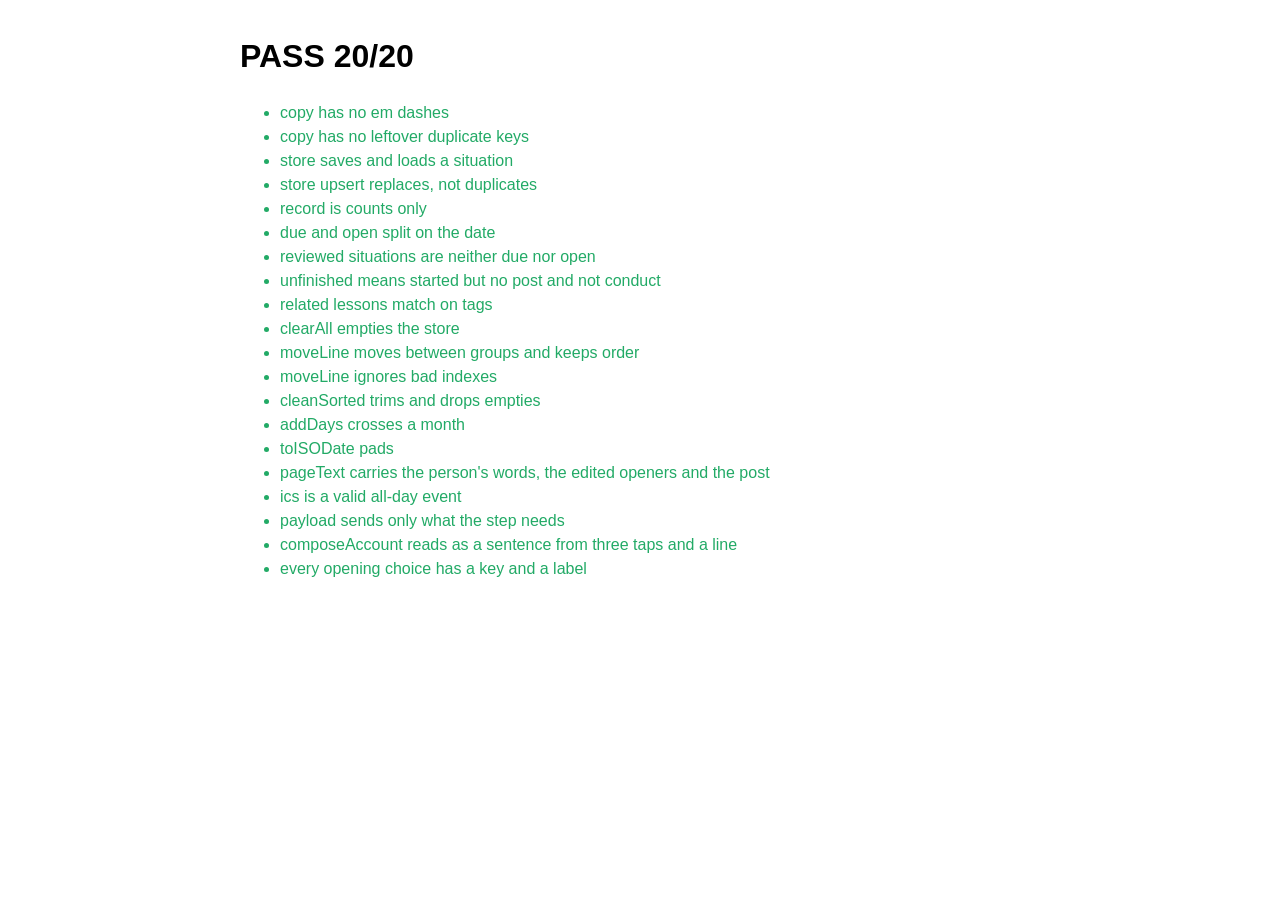
<file: tests/run.html>
<!doctype html>
<html lang="en"><head><meta charset="utf-8"><title>Teamwork tests</title>
<style>body{font:16px/1.5 -apple-system,sans-serif;max-width:50rem;margin:2rem auto;padding:0 1rem}li.ok{color:#2a6}li.fail{color:#b22}</style></head>
<body><h1 id="title">Running</h1><ul id="out"></ul>
<script type="module" src="tests.js"></script>
</body></html>
</file>
<file: css/teamwork.css>
/* Teamwork. Flat, printed, editorial. Paper by default, night as the alternate. No gradients, no glow. */

:root {
  --ground: #F3EDE2;
  --surface: #FBF7EF;
  --text: #17201B;
  --text-2: #5A625C;
  --hair: rgba(23, 32, 27, 0.14);
  --hair-strong: rgba(23, 32, 27, 0.32);
  --amber: #17201B;        /* the next action is ink on paper */
  --ember: #A9533F;        /* focus ring and the date */
  --sage: #3F7D6E;
  --rose: #A9533F;
  --green: #1E4D3B;
  --on-amber: #F3EDE2;

  --serif: "Fraunces", "Iowan Old Style", "Palatino", Georgia, serif;
  --sans: "DM Sans", -apple-system, "Segoe UI", Helvetica, Arial, sans-serif;

  --measure: 40rem;
  --s1: 8px; --s2: 16px; --s3: 24px; --s4: 40px; --s5: 64px; --s6: 96px;
  --fast: 220ms; --ease: cubic-bezier(0.2, 0.7, 0.2, 1);
}
:root[data-theme="night"] {
  --ground: #17201B;
  --surface: #1F2A24;
  --text: #F3EDE2;
  --text-2: #B3BDB6;
  --hair: rgba(243, 237, 226, 0.14);
  --hair-strong: rgba(243, 237, 226, 0.32);
  --amber: #F3EDE2;
  --ember: #E0876F;
  --sage: #7FC4B0;
  --rose: #E0876F;
  --green: #BFD3C8;
  --on-amber: #17201B;
}

:root[data-contrast="high"] {
  --ground: #FFFFFF; --surface: #FFFFFF; --text: #000000; --text-2: #1F1F1F;
  --hair: rgba(0, 0, 0, 0.4); --hair-strong: rgba(0, 0, 0, 0.7); --amber: #000000; --ember: #8E2A1E;
  --sage: #0F5A49; --rose: #8E2A1E; --green: #0B3324; --on-amber: #FFFFFF;
}
:root[data-theme="night"][data-contrast="high"] {
  --ground: #000000; --surface: #000000; --text: #FFFFFF; --text-2: #E0E0E0;
  --hair: rgba(255, 255, 255, 0.4); --hair-strong: rgba(255, 255, 255, 0.7); --amber: #FFFFFF; --ember: #FFB09A;
  --sage: #9FE3D1; --rose: #FFB09A; --green: #E6F2EC; --on-amber: #000000;
}

* { box-sizing: border-box; }
html { background: var(--ground); -webkit-text-size-adjust: 100%; }
body {
  margin: 0; min-height: 100vh; color: var(--text); background: var(--ground);
  font-family: var(--sans); font-size: 17px; line-height: 1.55; font-weight: 400;
  font-optical-sizing: auto; -webkit-font-smoothing: antialiased;
  display: flex; flex-direction: column;
}
@media (min-width: 48rem) { body { font-size: 18px; } }

@media (prefers-reduced-motion: reduce) {
  * { transition-duration: 1ms !important; animation-duration: 1ms !important; }
}

.skip { position: absolute; left: -999px; top: var(--s2); background: var(--text); color: var(--ground); padding: var(--s1) var(--s2); border-radius: 6px; z-index: 10; }
.skip:focus { left: var(--s2); }
.visually-hidden { position: absolute !important; width: 1px; height: 1px; overflow: hidden; clip: rect(0 0 0 0); white-space: nowrap; }

.top, .foot, .app { position: relative; z-index: 1; width: 100%; max-width: calc(var(--measure) + 2 * var(--s3)); margin: 0 auto; padding: 0 var(--s3); }
.top { display: flex; justify-content: space-between; align-items: center; gap: var(--s3); padding-top: 14px; padding-bottom: 14px; min-height: 56px; border-bottom: 1px solid var(--hair); }
.top-nav { display: flex; align-items: center; gap: var(--s3); }
.top-nav a { color: var(--text-2); text-decoration: none; font-size: 15px; min-height: 44px; display: inline-flex; align-items: center; }
.top-nav a:hover { color: var(--text); }
@media (max-width: 40rem) { .top-nav a { display: none; } }
.mark { font-family: var(--serif); font-variation-settings: "opsz" 36, "SOFT" 50; font-weight: 450; font-size: 18px; color: var(--text); text-decoration: none; }
.top-right { display: flex; align-items: center; gap: var(--s3); }
.wick { display: flex; gap: 10px; align-items: center; }
.wick i { width: 8px; height: 8px; border-radius: 50%; background: var(--hair-strong); display: block; transition: background var(--fast), box-shadow var(--fast); }
.wick i.lit { background: var(--ember); }
.theme { background: none; border: 0; color: var(--text-2); font: inherit; font-size: 15px; min-height: 44px; padding: 0 var(--s1); cursor: pointer; }
.theme:hover { color: var(--text); }
.foot { margin-top: auto; padding-top: var(--s4); padding-bottom: var(--s4); color: var(--text-2); font-size: 15px; line-height: 1.45; border-top: 1px solid var(--hair); display: flex; flex-wrap: wrap; justify-content: space-between; gap: var(--s2) var(--s3); }
.foot p { margin: 0; }
.foot nav { display: flex; gap: var(--s3); }
.foot a { color: var(--text-2); text-decoration: none; }
.foot a:hover { color: var(--text); text-decoration: underline; text-underline-offset: 4px; }

.app { padding-top: var(--s5); padding-bottom: var(--s4); outline: none; }
@media (min-width: 48rem) { .app { padding-top: var(--s6); } }
.screen { animation: rise var(--fast) var(--ease) both; }
@keyframes rise { from { opacity: 0; transform: translateY(6px); } to { opacity: 1; transform: none; } }

/* Five styles: question, step name, your words, body, meta. Labels only for three things. */
h1, h2, h3 { margin: 0; color: var(--text); }
h1, .question { font-family: var(--serif); font-variation-settings: "opsz" 48, "SOFT" 50; font-weight: 380; font-size: 32px; line-height: 1.15; letter-spacing: -0.01em; margin-bottom: var(--s4); }
@media (min-width: 48rem) { h1, .question { font-size: 44px; font-variation-settings: "opsz" 72, "SOFT" 50; } }
h1:focus, h2:focus { outline: none; }
.step-name, h2 { font-family: var(--serif); font-variation-settings: "opsz" 36, "SOFT" 50; font-weight: 400; font-size: 26px; line-height: 1.25; margin-bottom: var(--s2); }
@media (min-width: 48rem) { .step-name, h2 { font-size: 30px; } }
.yours { font-family: var(--serif); font-variation-settings: "opsz" 24, "SOFT" 50; font-size: 20px; line-height: 1.5; color: var(--text); }
@media (min-width: 48rem) { .yours { font-size: 22px; } }
p { margin: 0 0 var(--s2); }
.meta, .help, .quiet { color: var(--text-2); font-size: 15px; line-height: 1.45; }
.label { font-size: 12px; letter-spacing: 0.1em; text-transform: uppercase; font-weight: 600; color: var(--text-2); margin: 0 0 var(--s1); }
.label.sage { color: var(--sage); } .label.rose { color: var(--rose); }
.eyebrow { color: var(--ember); font-size: 15px; margin-bottom: var(--s2); }
section + section, .gap { margin-top: var(--s5); }

/* One-tap rows: bare type and one rule. The tap advances. */
.rows { margin: 0 0 var(--s4); padding: 0; list-style: none; border-top: 1px solid var(--hair); }
.rows li { margin: 0; }
.row { display: flex; align-items: center; gap: var(--s2); width: 100%; text-align: left; background: none; border: 0; border-bottom: 1px solid var(--hair); border-radius: 0; color: var(--text); font: inherit; font-size: 19px; line-height: 1.35; padding: 18px 0; min-height: 56px; cursor: pointer; transition: color var(--fast), padding-left var(--fast); }
.row::before { content: ""; width: 8px; height: 8px; border-radius: 50%; background: transparent; flex: 0 0 8px; transition: background var(--fast); }
.row:hover::before, .row:focus-visible::before, .row[aria-pressed="true"]::before { background: var(--ember); }
.row:hover { color: var(--text); }
.rows.quiet-rows { border-top: 0; margin-top: var(--s3); }
.rows.quiet-rows .row { font-size: 15px; color: var(--text-2); padding: 12px 0; min-height: 44px; border-bottom: 0; }
.rows.quiet-rows .row:hover { color: var(--text); }

/* Controls */
textarea, input[type="text"], input[type="date"] {
  font: inherit; color: var(--text); background: var(--surface); border: 1px solid var(--hair); border-radius: 10px;
  padding: 12px 14px; width: 100%; min-height: 48px; transition: border-color var(--fast);
}
textarea { resize: vertical; line-height: 1.5; }
textarea.yours { font-size: 20px; }
textarea::placeholder, input::placeholder { color: var(--text-2); opacity: 0.8; }
:is(textarea, input, select, button, a, summary):focus-visible { outline: 2px solid var(--ember); outline-offset: 3px; }
textarea:focus, input:focus { border-color: var(--hair-strong); }
label { display: block; margin-bottom: var(--s1); color: var(--text-2); font-size: 15px; }
.field { margin-bottom: var(--s3); }

button { font: inherit; cursor: pointer; min-height: 44px; border-radius: 999px; padding: 10px 20px; border: 1px solid transparent; transition: background var(--fast), color var(--fast), border-color var(--fast), transform var(--fast); }
button:active { transform: translateY(1px); }
.primary { background: var(--amber); color: var(--on-amber); font-weight: 500; border-color: var(--amber); }
.primary:hover { background: var(--green); border-color: var(--green); color: #F3EDE2; }
.primary:disabled { opacity: 0.4; cursor: default; }
.secondary { background: transparent; color: var(--text); border-color: var(--hair-strong); }
.secondary:hover { border-color: var(--text); }
.link { background: none; border: none; color: var(--text-2); padding: 8px 2px; min-height: 44px; text-decoration: underline; text-underline-offset: 4px; text-decoration-color: var(--hair-strong); }
.link:hover { color: var(--text); }
.actions { display: flex; flex-wrap: wrap; gap: var(--s2) var(--s3); align-items: center; margin-top: var(--s4); }
.actions .spacer { flex: 1; }
@media (max-width: 40rem) {
  .actions.pinned { position: sticky; bottom: 0; padding: var(--s2) 0 var(--s3); margin-top: var(--s3);
    background: linear-gradient(to top, var(--ground) 70%, transparent); z-index: 2; }
}
.chips { display: flex; flex-wrap: wrap; gap: var(--s1) 10px; }
.chip { background: transparent; border: 1px solid var(--hair-strong); color: var(--text); font-size: 16px; padding: 9px 16px; }
.chip:hover { border-color: var(--text); }
.chip[aria-pressed="true"] { border-color: var(--text); color: var(--text); background: var(--surface); }

/* Reflect: three blocks of lines, colour as a left rule. Tap a line to act on it. */
.block { border-left: 3px solid var(--hair-strong); padding-left: var(--s2); margin-bottom: var(--s4); }
.block.happened { border-left-color: var(--sage); } .block.concluded { border-left-color: var(--rose); }
.block .lines { list-style: none; margin: 0; padding: 0; }
.line { width: 100%; text-align: left; background: none; border: 0; border-radius: 6px; color: var(--text); font: inherit; font-size: 18px; line-height: 1.45; padding: 8px 0; min-height: 44px; cursor: pointer; }
.block.concluded .line { color: var(--text-2); font-style: italic; }
.line:hover { color: var(--text); }
.line[aria-expanded="true"] { color: var(--ember); }
.line-actions { display: flex; flex-wrap: wrap; gap: var(--s1); padding: 4px 0 var(--s2); }
.line-actions .chip { font-size: 14px; padding: 6px 12px; min-height: 36px; }
.block .add { font-size: 15px; }
.block input { margin: 4px 0 var(--s1); }

/* Read: each explanation a full-width panel with a coloured rule; the why behind a fold. */
.reading { border-left: 3px solid var(--hair-strong); padding-left: var(--s2); margin-bottom: var(--s4); }
.reading.system { border-left-color: var(--sage); } .reading.person { border-left-color: var(--rose); }
.reading p { font-size: 18px; line-height: 1.5; margin-bottom: var(--s2); }
details { margin: 0 0 var(--s2); }
summary { cursor: pointer; color: var(--text-2); font-size: 15px; list-style: none; min-height: 44px; display: flex; align-items: center; gap: var(--s1); }
summary::-webkit-details-marker { display: none; }
summary::before { content: "+"; font-size: 18px; width: 16px; display: inline-block; color: var(--ember); }
details[open] > summary::before { content: "\2212"; }
summary:hover { color: var(--text); }
details .inner { padding: var(--s1) 0 var(--s1) var(--s3); color: var(--text-2); font-size: 15px; line-height: 1.5; }
details .inner p, details .inner li { margin-bottom: var(--s1); }
details .inner ul { margin: 0 0 var(--s2); padding-left: 1.1rem; }
details .inner strong { color: var(--text); font-weight: 500; }
.oneline { margin-top: var(--s4); }

/* Step */
.words textarea { margin-bottom: var(--s1); background: transparent; border-color: transparent; padding-left: 0; }
.words textarea:focus { border-color: var(--hair-strong); padding-left: 14px; }

/* Post and kept */
.quote { position: relative; padding-left: var(--s3); border-left: 3px solid var(--text); margin: 0 0 var(--s3); }
.quote .yours { font-size: 24px; line-height: 1.4; }
@media (min-width: 48rem) { .quote .yours { font-size: 28px; } }
.date-line { color: var(--ember); font-size: 15px; margin: var(--s2) 0 var(--s3); }
.page { border-top: 1px solid var(--hair); padding-top: var(--s2); margin-top: var(--s2); font-size: 16px; color: var(--text-2); }
.page .label { margin-top: var(--s3); }
.page ul, .page ol { margin: 0; padding-left: 1.1rem; }
.page .yours { font-size: 18px; color: var(--text); }
.ics { display: inline-flex; align-items: center; min-height: 44px; padding: 0 20px; border: 1px solid var(--hair-strong); border-radius: 999px; color: var(--text); text-decoration: none; }
.ics:hover { border-color: var(--text); }

/* Home lists */
.card { display: flex; justify-content: space-between; gap: var(--s2); align-items: center; padding: var(--s2) 0; border-top: 1px solid var(--hair); }
.card .what { flex: 1; min-width: 0; }
.card .yours { font-size: 17px; }
@media (max-width: 40rem) { .card { flex-direction: column; align-items: flex-start; } }
.record { display: grid; grid-template-columns: repeat(2, 1fr); gap: var(--s2) var(--s3); margin: var(--s2) 0; }
@media (min-width: 40rem) { .record { grid-template-columns: repeat(4, 1fr); } }
.record .n { font-family: var(--serif); font-variation-settings: "opsz" 36; font-size: 28px; display: block; line-height: 1.1; }
.record .l { color: var(--text-2); font-size: 14px; }

/* States */
.thinking { color: var(--text-2); display: flex; gap: var(--s2); align-items: center; min-height: 8rem; }
.thinking .dot { width: 8px; height: 8px; border-radius: 50%; background: var(--ember); animation: pulse 1.6s ease-in-out infinite; }
@keyframes pulse { 0%, 100% { opacity: 0.35; } 50% { opacity: 1; } }
.error { border-left: 3px solid var(--hair-strong); padding-left: var(--s2); }
.conduct ol { padding-left: 1.2rem; margin: 0 0 var(--s3); }
.conduct li { margin-bottom: var(--s1); }
.manager ol { margin: 0; padding-left: 1.2rem; }

@media (max-width: 30rem) {
  .top, .foot, .app { padding-left: var(--s2); padding-right: var(--s2); }
}
</file>
<file: css/a11y.css>
/* Display settings shared by the site and the app. Variables are the page's own, so the panel matches wherever it opens. */

/* Text size: five steps. Zoom scales the page's pixel sizes together. */
:root[data-size="1"] body { zoom: 0.9; }
:root[data-size="3"] body { zoom: 1.15; }
:root[data-size="4"] body { zoom: 1.3; }
:root[data-size="5"] body { zoom: 1.5; }

/* Line spacing */
:root[data-leading="open"] body { line-height: 1.8; }
:root[data-leading="open"] p, :root[data-leading="open"] li { line-height: 1.8; }

/* Motion, as a choice in the panel as well as the system setting. */
:root[data-motion="reduce"] *, :root[data-motion="reduce"] *::before, :root[data-motion="reduce"] *::after {
  animation-duration: 1ms !important; animation-iteration-count: 1 !important; transition-duration: 1ms !important; scroll-behavior: auto !important;
}
:root[data-motion="reduce"] .js .reveal, :root[data-motion="reduce"].js .reveal { opacity: 1 !important; transform: none !important; }

/* The trigger and the dialog */
.a11y-trigger { font: 600 15px/1 "DM Sans", -apple-system, sans-serif; letter-spacing: 0.02em; background: transparent; color: var(--text-2, var(--ink-2)); border: 1px solid var(--hair, var(--rule)); border-radius: 999px; min-width: 44px; min-height: 36px; padding: 0 12px; cursor: pointer; }
.a11y-trigger:hover { color: var(--text, var(--ink)); border-color: var(--text, var(--ink)); }
.a11y { border: 1px solid var(--hair, var(--rule)); border-radius: 16px; padding: 20px 22px 18px; width: min(26rem, calc(100vw - 32px)); background: var(--surface, var(--paper)); color: var(--text, var(--ink)); font: 16px/1.5 "DM Sans", -apple-system, sans-serif; box-shadow: 0 12px 40px rgba(0, 0, 0, 0.18); }
.a11y::backdrop { background: rgba(23, 32, 27, 0.35); }
.a11y-head { display: flex; justify-content: space-between; align-items: center; margin-bottom: 8px; }
.a11y-head h2 { margin: 0; font: 400 22px/1.2 "Fraunces", Georgia, serif; font-variation-settings: "opsz" 36, "SOFT" 50; }
.a11y-close { background: transparent; border: 0; color: var(--text-2, var(--ink-2)); font-size: 22px; min-width: 44px; min-height: 44px; cursor: pointer; border-radius: 999px; }
.a11y-close:hover { color: var(--text, var(--ink)); }
.a11y-row { display: flex; justify-content: space-between; align-items: center; gap: 12px; padding: 10px 0; border-top: 1px solid var(--hair, var(--rule)); }
.a11y-label { font-size: 15px; color: var(--text-2, var(--ink-2)); }
.a11y-seg { display: flex; gap: 6px; align-items: center; }
.a11y-opt { font: inherit; font-size: 14px; background: transparent; color: var(--text, var(--ink)); border: 1px solid var(--hair, var(--rule)); border-radius: 999px; min-height: 36px; padding: 0 12px; cursor: pointer; }
.a11y-opt:hover { border-color: var(--text, var(--ink)); }
.a11y-opt[aria-pressed="true"] { background: var(--text, var(--ink)); color: var(--ground, var(--paper)); border-color: var(--text, var(--ink)); }
.a11y-size { font-size: 13px; color: var(--text-2, var(--ink-2)); min-width: 4.5rem; text-align: center; }
.a11y-foot { display: flex; justify-content: space-between; align-items: center; gap: 12px; padding-top: 12px; border-top: 1px solid var(--hair, var(--rule)); }
.a11y-reset { font: inherit; font-size: 14px; background: none; border: 0; color: var(--text-2, var(--ink-2)); text-decoration: underline; text-underline-offset: 4px; min-height: 36px; padding: 0; cursor: pointer; }
.a11y-reset:hover { color: var(--text, var(--ink)); }
.a11y-note { font-size: 12px; color: var(--text-2, var(--ink-2)); }
:is(.a11y-trigger, .a11y-opt, .a11y-close, .a11y-reset):focus-visible { outline: 2px solid var(--ember, var(--brick)); outline-offset: 3px; }
</file>
<file: css/site.css>
/* The Teamwork site. Flat, printed, editorial. No gradients, no glow. Rhythm comes from solid colour bands. */

:root {
  --paper: #F3EDE2;
  --ink: #17201B;
  --ink-2: #5A625C;
  --rule: #D6CCBB;
  --green: #1E4D3B;
  --green-text: #F3EDE2;
  --green-2: #BFD3C8;
  --moss: #3F7D6E;
  --brick: #A9533F;
  --serif: "Fraunces", "Iowan Old Style", "Palatino", Georgia, serif;
  --sans: "DM Sans", -apple-system, "Segoe UI", Helvetica, Arial, sans-serif;
  --gutter: clamp(20px, 6vw, 120px);
  --ease: cubic-bezier(0.2, 0.7, 0.2, 1);
}

:root[data-theme="night"] {
  --paper: #17201B; --ink: #F3EDE2; --ink-2: #B3BDB6; --rule: rgba(243, 237, 226, 0.22);
  --green: #143328; --green-text: #F3EDE2; --green-2: #BFD3C8; --moss: #7FC4B0; --brick: #E0876F;
}
:root[data-contrast="high"] {
  --paper: #FFFFFF; --ink: #000000; --ink-2: #1F1F1F; --rule: #6B6B6B;
  --green: #0B3324; --green-text: #FFFFFF; --green-2: #E6F2EC; --moss: #0F5A49; --brick: #8E2A1E;
}
:root[data-theme="night"][data-contrast="high"] {
  --paper: #000000; --ink: #FFFFFF; --ink-2: #E0E0E0; --rule: #8A8A8A;
  --green: #06201A; --green-text: #FFFFFF; --green-2: #FFFFFF; --moss: #9FE3D1; --brick: #FFB09A;
}
.nav .a11y-trigger { display: inline-flex; align-items: center; justify-content: center; }
@media (max-width: 44rem) { .nav .a11y-trigger { display: inline-flex; } }

* { box-sizing: border-box; }
html { background: var(--paper); scroll-behavior: smooth; -webkit-text-size-adjust: 100%; }
body { margin: 0; color: var(--ink); background: var(--paper); font-family: var(--sans); font-size: 18px; line-height: 1.55; -webkit-font-smoothing: antialiased; }
@media (min-width: 60rem) { body { font-size: 20px; } }

.skip { position: absolute; left: -999px; top: 16px; background: var(--ink); color: var(--paper); padding: 8px 16px; border-radius: 6px; z-index: 10; }
.skip:focus { left: 16px; }
:is(a, button):focus-visible { outline: 2px solid var(--brick); outline-offset: 4px; }

/* Header: a real one. Wordmark, four links, the app. */
.top { position: sticky; top: 0; z-index: 3; display: flex; justify-content: space-between; align-items: center; gap: 24px; padding: 14px var(--gutter); background: var(--paper); border-bottom: 1px solid var(--rule); }
.mark { font-family: var(--serif); font-variation-settings: "opsz" 36, "SOFT" 50; font-weight: 500; font-size: 20px; color: var(--ink); text-decoration: none; }
.nav { display: flex; align-items: center; gap: 22px; }
.nav a { color: var(--ink-2); text-decoration: none; font-size: 15px; min-height: 44px; display: inline-flex; align-items: center; }
.nav a:hover { color: var(--ink); }
.nav a.open { color: var(--paper); background: var(--ink); padding: 0 16px; border-radius: 999px; }
.nav a.open:hover { background: var(--green); }
@media (max-width: 44rem) { .nav a:not(.open) { display: none; } }

main { position: relative; }
.scene { min-height: 88vh; display: flex; flex-direction: column; justify-content: center; padding: 14vh var(--gutter) 12vh; }
.arrival { min-height: calc(100vh - 73px); justify-content: flex-end; padding-bottom: 14vh; }
.start { min-height: 100vh; }

/* Bands: solid colour fields. Green for the lines you are meant to feel; ink for the refusals. */
.band-green { background: var(--green); color: var(--green-text); }
.band-green .line, .band-green .big, .band-green h2 { color: var(--green-text); }
.band-green .quiet, .band-green .line.small, .band-green .muted { color: var(--green-2); }
.band-green .rows { border-top-color: rgba(243, 237, 226, 0.25); }
.band-green .row { color: var(--green-text); border-bottom-color: rgba(243, 237, 226, 0.25); }
.band-green .row:hover { color: #FFFFFF; }
.band-green .row::before { background: var(--green-2); }
.band-green .label { color: var(--green-2); }
.band-ink { background: var(--ink); color: var(--paper); }
.band-ink .line, .band-ink h2 { color: var(--paper); }
.band-ink .label { color: rgba(243, 237, 226, 0.6); }

/* Type: the big line, the section line, the account, the body. */
.big { font-family: var(--serif); font-variation-settings: "opsz" 144, "SOFT" 50; font-weight: 340; font-size: clamp(44px, 9vw, 96px); line-height: 1.02; letter-spacing: -0.015em; margin: 0 0 0.4em; max-width: 12ch; color: var(--ink); }
.line { font-family: var(--serif); font-variation-settings: "opsz" 72, "SOFT" 50; font-weight: 360; font-size: clamp(30px, 4.6vw, 56px); line-height: 1.12; letter-spacing: -0.01em; margin: 0 0 0.6em; max-width: 18ch; color: var(--ink); }
h2.line { margin-bottom: 0.9em; }
.line.small { font-size: clamp(22px, 2.6vw, 32px); color: var(--ink-2); margin-top: 1.4em; max-width: 26ch; }
.label { font-family: var(--sans); font-size: 12px; letter-spacing: 0.12em; text-transform: uppercase; font-weight: 600; color: var(--ink-2); margin: 0 0 1.2em; }
.label.sage { color: var(--moss); } .label.rose { color: var(--brick); }
.quiet { color: var(--ink-2); font-size: 16px; margin: 0; }
.body { max-width: 34ch; margin: 0; }
.muted { color: var(--ink-2); }

/* The set piece: the account, then its sentences take their colour, then the blocks. */
.account { font-family: var(--serif); font-variation-settings: "opsz" 36, "SOFT" 50; font-size: clamp(22px, 2.8vw, 30px); line-height: 1.45; max-width: 30ch; margin: 0 0 1.6em; }
.account .s { text-decoration: underline; text-decoration-thickness: 3px; text-underline-offset: 7px; text-decoration-color: transparent; transition: text-decoration-color 400ms var(--ease), color 400ms var(--ease); }
.sort.lit .s.happened { text-decoration-color: var(--moss); }
.sort.lit .s.concluded { text-decoration-color: var(--brick); color: var(--ink-2); }
.sort.lit .s:nth-child(1) { transition-delay: 100ms; } .sort.lit .s:nth-child(2) { transition-delay: 260ms; }
.sort.lit .s:nth-child(3) { transition-delay: 420ms; } .sort.lit .s:nth-child(4) { transition-delay: 580ms; }
.blocks { display: grid; gap: 28px; grid-template-columns: 1fr; max-width: 56rem; }
@media (min-width: 60rem) { .blocks { grid-template-columns: 1fr 1fr 1fr; } }
.block { border-left: 3px solid var(--rule); padding-left: 18px; }
.block.happened { border-left-color: var(--moss); } .block.concluded { border-left-color: var(--brick); }
.block p { margin: 0 0 0.5em; }
.block .label { margin-bottom: 0.8em; }
.blocks .reveal { transition-delay: 900ms; }
.blocks .reveal:nth-child(2) { transition-delay: 1050ms; } .blocks .reveal:nth-child(3) { transition-delay: 1200ms; }

/* Two readings */
.panels { display: grid; gap: 32px; grid-template-columns: 1fr; max-width: 56rem; }
@media (min-width: 60rem) { .panels { grid-template-columns: 1fr 1fr; } }
.panel { border-left: 3px solid var(--rule); padding-left: 18px; }
.panel.sage { border-left-color: var(--moss); } .panel.rose { border-left-color: var(--brick); }
.panel p { margin: 0; max-width: 30ch; }
.panels .reveal:nth-child(2) { transition-delay: 180ms; }

/* What you leave with */
.step { font-family: var(--serif); font-variation-settings: "opsz" 48, "SOFT" 50; font-size: clamp(26px, 3.2vw, 36px); margin: 0 0 0.6em; }
.quote { margin: 0 0 0.8em; padding-left: 22px; border-left: 3px solid var(--ink); max-width: 30ch; }
.quote p { font-family: var(--serif); font-variation-settings: "opsz" 36, "SOFT" 50; font-size: clamp(24px, 3vw, 34px); line-height: 1.35; margin: 0; }
.date { color: var(--brick); font-size: 16px; margin: 0 0 1.6em; }

/* The start: the app's first question, with the answers as the way in. */
.rows { list-style: none; margin: 0 0 32px; padding: 0; max-width: 34rem; border-top: 1px solid var(--rule); }
.row { display: flex; align-items: center; gap: 16px; padding: 18px 0; min-height: 60px; border-bottom: 1px solid var(--rule); color: var(--ink); text-decoration: none; font-size: clamp(19px, 2.2vw, 24px); transition: padding-left 220ms var(--ease); }
.row::before { content: ""; width: 9px; height: 9px; border-radius: 50%; background: var(--rule); flex: 0 0 9px; transition: background 220ms var(--ease); }
.row:hover::before, .row:focus-visible::before { background: var(--brick); }
.row:hover { padding-left: 6px; }

/* Footer: a real one. */
.foot { background: var(--ink); color: var(--paper); padding: 56px var(--gutter) 40px; }
.foot .cols { display: grid; gap: 32px; grid-template-columns: 1fr; max-width: 70rem; }
@media (min-width: 48rem) { .foot .cols { grid-template-columns: 2fr 1fr 1fr; } }
.foot .mark { color: var(--paper); font-size: 22px; }
.foot p { margin: 8px 0 0; color: rgba(243, 237, 226, 0.7); font-size: 15px; max-width: 40ch; }
.foot .label { color: rgba(243, 237, 226, 0.55); margin-bottom: 10px; }
.foot ul { list-style: none; margin: 0; padding: 0; }
.foot li { margin: 0 0 8px; }
.foot a { color: var(--paper); text-decoration: none; font-size: 16px; min-height: 32px; display: inline-flex; align-items: center; }
.foot a:hover { text-decoration: underline; text-underline-offset: 4px; }
.foot .fine { margin-top: 40px; padding-top: 20px; border-top: 1px solid rgba(243, 237, 226, 0.18); display: flex; flex-wrap: wrap; justify-content: space-between; gap: 8px; color: rgba(243, 237, 226, 0.55); font-size: 14px; }
.foot .fine p { margin: 0; }

/* Reveals: lines arrive as they enter view. Without JavaScript, everything is simply visible. */
.js .reveal { opacity: 0; transform: translateY(14px); transition: opacity 600ms var(--ease), transform 600ms var(--ease); }
.js .reveal.in { opacity: 1; transform: none; }
.js .named .reveal:nth-child(2) { transition-delay: 90ms; } .js .named .reveal:nth-child(3) { transition-delay: 180ms; }
.js .wont .reveal:nth-child(3) { transition-delay: 90ms; } .js .wont .reveal:nth-child(4) { transition-delay: 180ms; } .js .wont .reveal:nth-child(5) { transition-delay: 270ms; }

@media (prefers-reduced-motion: reduce) {
  html { scroll-behavior: auto; }
  .js .reveal { opacity: 1; transform: none; transition: none; }
  .account .s { transition: none; }
  .sort .s.happened { text-decoration-color: var(--moss); }
  .sort .s.concluded { text-decoration-color: var(--brick); color: var(--ink-2); }
}
</file>
